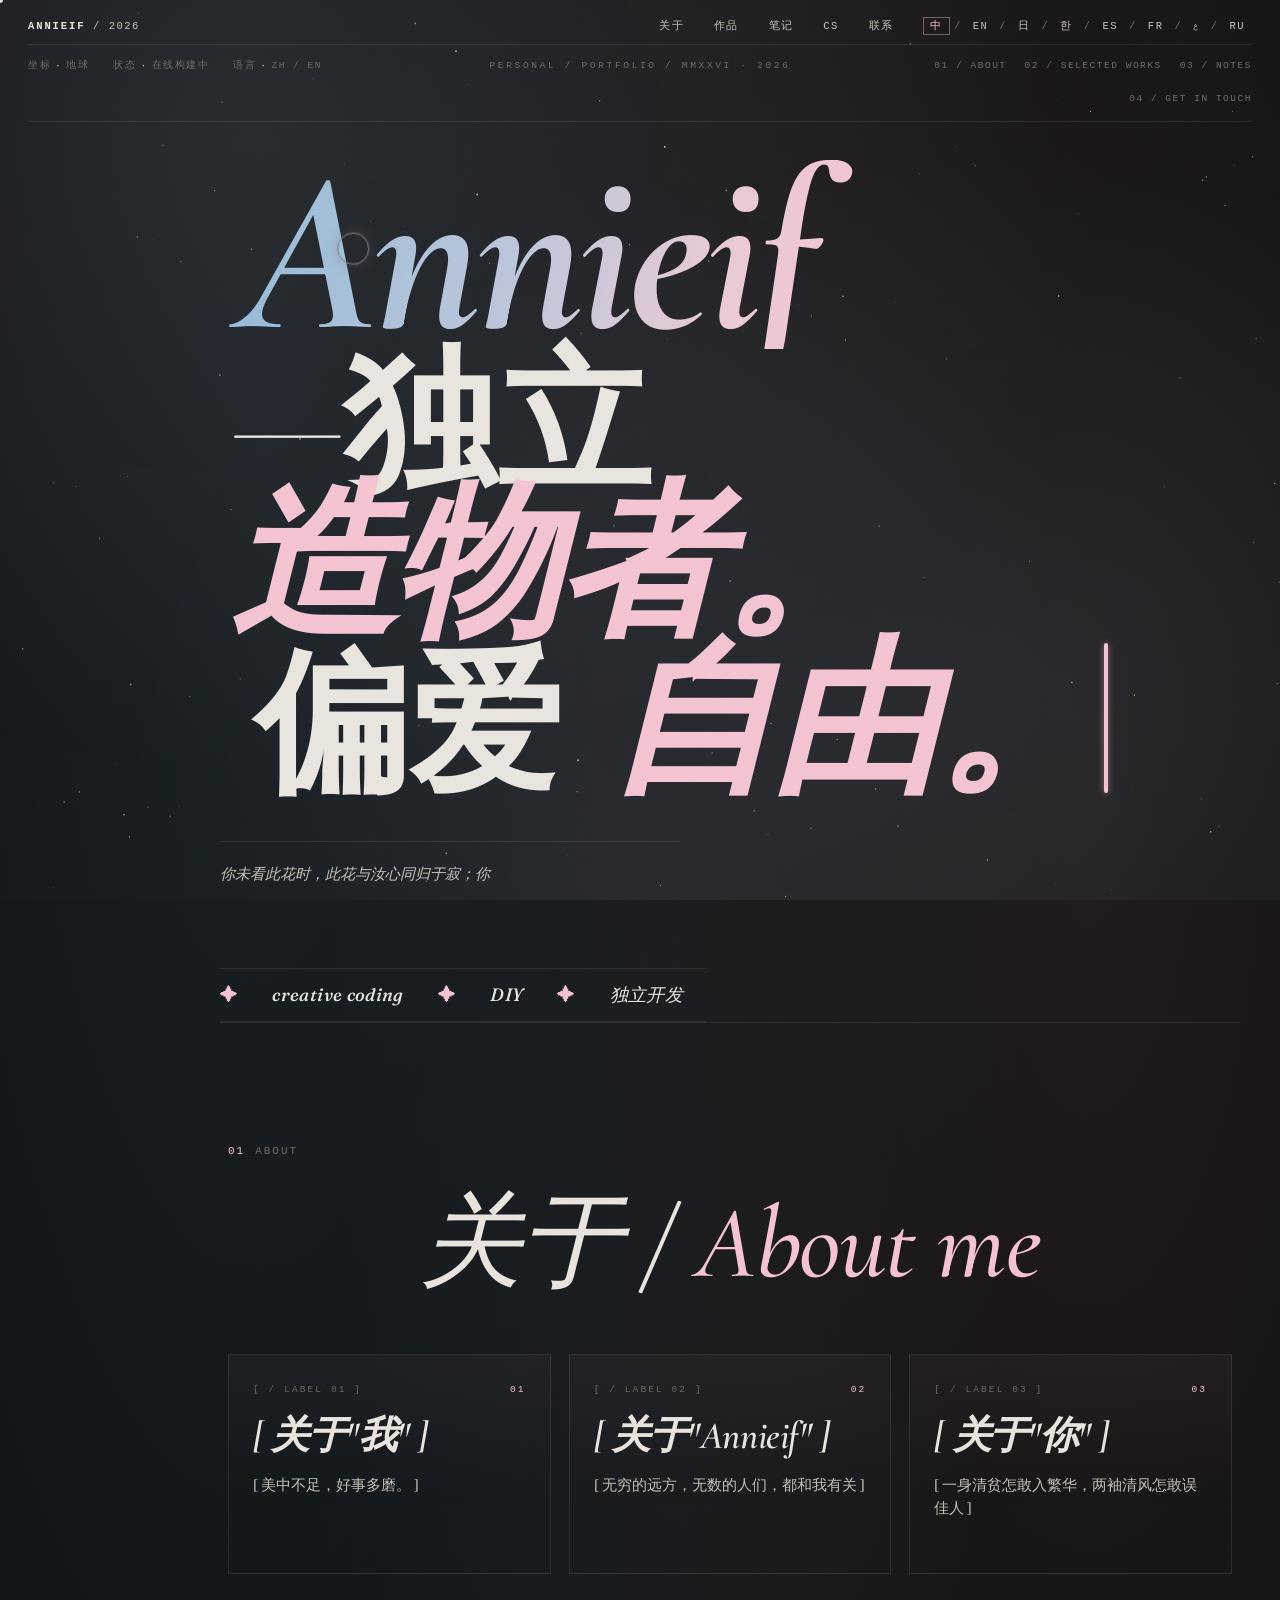
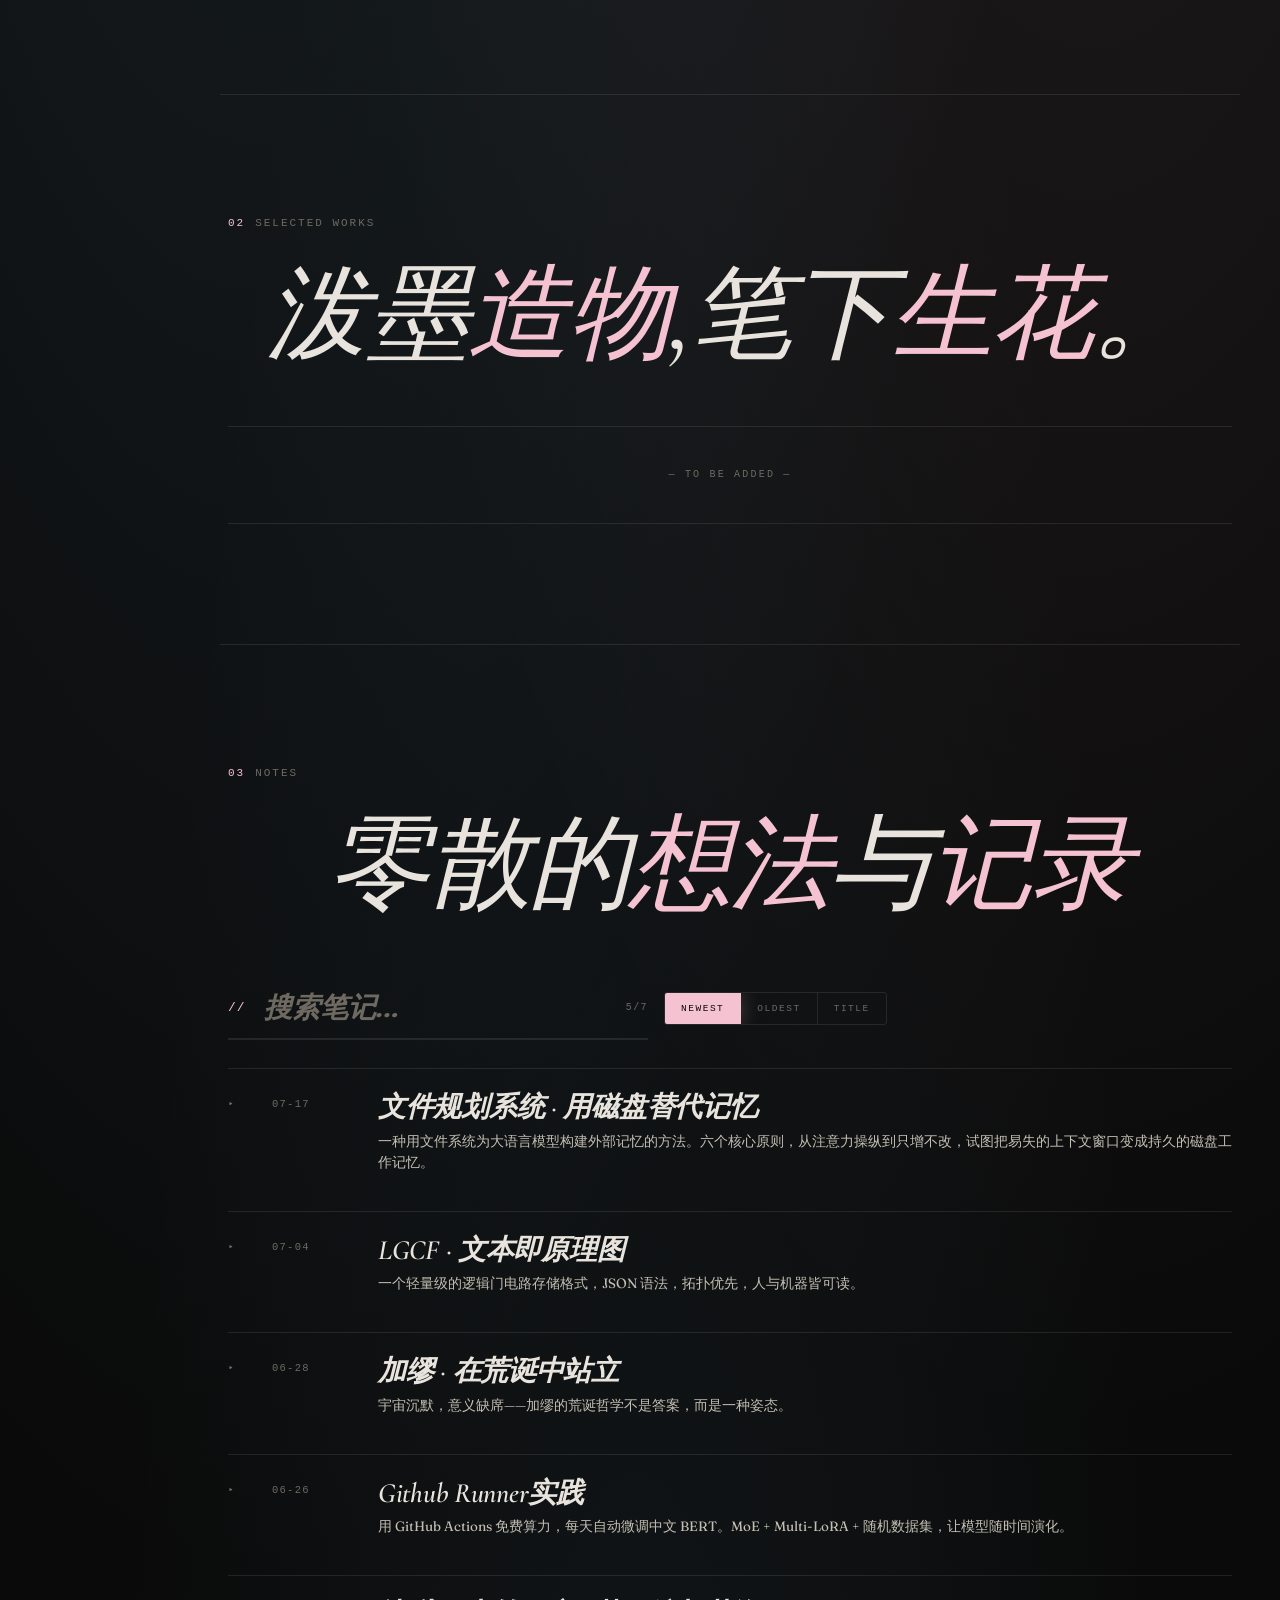
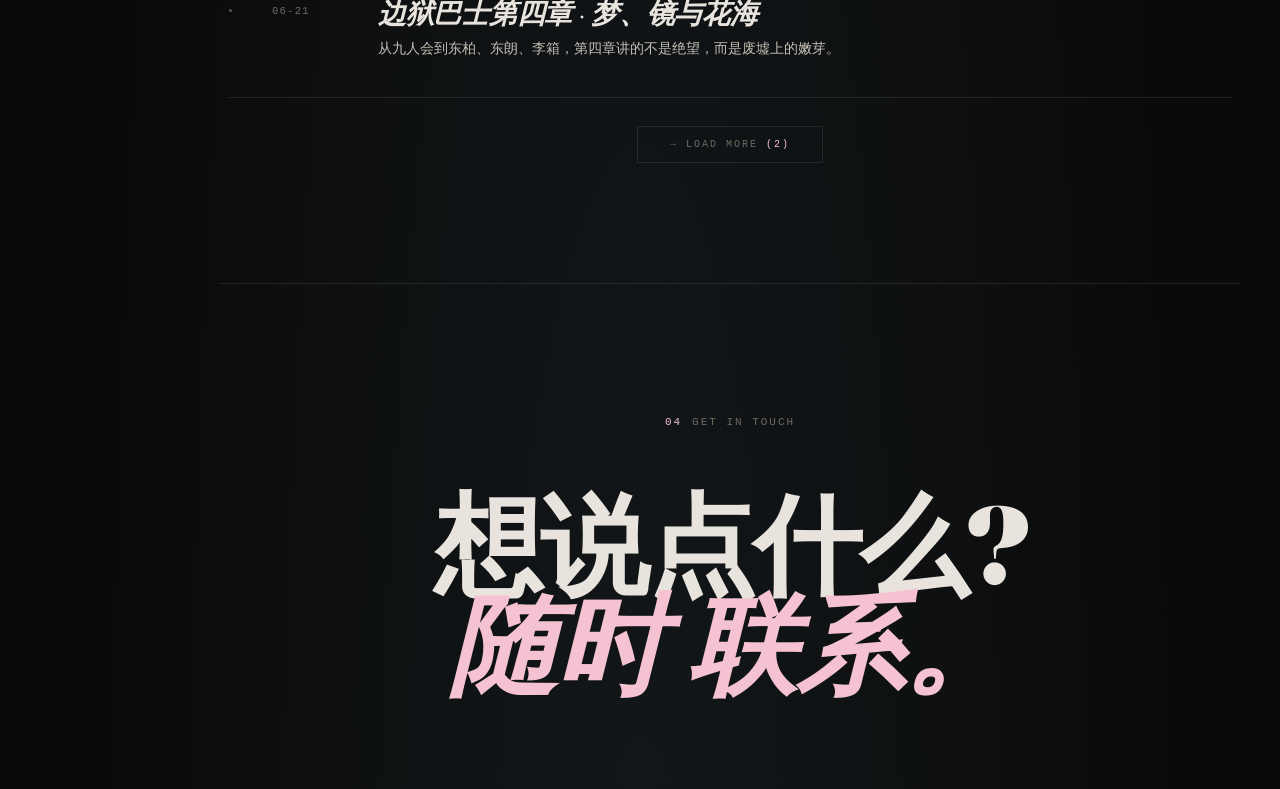
<file: index.html>
<!DOCTYPE html>
<html lang="zh-CN">
<head>
<meta charset="UTF-8">
<meta name="viewport" content="width=device-width, initial-scale=1.0">
<title>Annieif &mdash; <span data-i18n-html="meta.title">Annieif</span></title>
<link rel="icon" href="icon.png">
<script>
  // 仅在 https 协议下加载不蒜子脚本，避免 file:// 本地预览时产生 ERR_ABORTED
  if (window.location.protocol === 'https:') {
    const s = document.createElement('script');
    s.async = true;
    s.src = 'https://busuanzi.ibruce.info/busuanzi/2.3/busuanzi.pure.mini.js';
    document.head.appendChild(s);
  }
</script>
<link rel="preconnect" href="https://fonts.googleapis.com">
<link rel="preconnect" href="https://fonts.gstatic.com" crossorigin>
<link href="https://fonts.googleapis.com/css2?family=Cormorant+Garamond:ital,wght@0,500;0,600;0,700;1,500;1,600;1,700&family=Fraunces:ital,opsz,wght@0,9..144,400;0,9..144,600;0,9..144,900;1,9..144,500;1,9..144,700;1,9..144,900&family=JetBrains+Mono:wght@400;500;600&display=swap" rel="stylesheet">
<style>
  :root{
    --bg:#0a0a0a;
    --ink:#e8e4dd;
    --ink-dim:#c4bfb4;
    --ink-faint:#6e6a62;
    --accent:#f4c2d0;
    --accent-hover:#f9d6e0;
    --link:#7ab4d8;
    --link-hover:#9cc9e8;
    --line:rgba(232,228,221,.10);
    --line-strong:rgba(232,228,221,.18);
    --grain-opacity:.10;
    --ease:cubic-bezier(.2,.8,.2,1);
    --mono:"JetBrains Mono","IBM Plex Mono",monospace;
  }

  *{margin:0;padding:0;box-sizing:border-box}
  html,body{background:var(--bg);color:var(--ink);-webkit-font-smoothing:antialiased;-moz-osx-font-smoothing:grayscale}
  html{cursor:none}  /* hide native cursor so custom can take over */
  a,button,[data-cursor-hover]{cursor:none}
  body{
    font-family:"Fraunces",serif;
    font-weight:500;
    font-size:16px;
    line-height:1.55;
    overflow-x:hidden;
    position:relative;
    min-height:100vh;
    /* deep-space radial background — dark centre gets slightly brighter
       at edges, matching a "cosmic sky" look without being distracting. */
    background:
      radial-gradient(ellipse at 20% 10%, rgba(122,180,216,.14), transparent 55%),
      radial-gradient(ellipse at 85% 20%, rgba(244,194,208,.10), transparent 50%),
      radial-gradient(ellipse at 50% 110%, rgba(122,180,216,.08), transparent 60%),
      #0a0a0a;
  }
  body::before{
    content:"";position:fixed;inset:0;pointer-events:none;z-index:100;
    opacity:var(--grain-opacity);mix-blend-mode:overlay;
    background-image:url("data:image/svg+xml;utf8,<svg xmlns='http://www.w3.org/2000/svg' width='200' height='200'><filter id='n'><feTurbulence type='fractalNoise' baseFrequency='0.85' numOctaves='2' stitchTiles='stitch'/><feColorMatrix values='0 0 0 0 1  0 0 0 0 1  0 0 0 0 1  0 0 0 .6 0'/></filter><rect width='100%' height='100%' filter='url(%23n)'/></svg>");
  }
  a{color:inherit;text-decoration:none}

  /* ============================================================
     STARFIELD — single canvas layer for performance.
     JS fills it with twinkling dots; 3 CSS comets on top for motion.
     ============================================================ */
  .stars{
    position:fixed;inset:0;z-index:0;pointer-events:none;overflow:hidden;
    background:
      radial-gradient(ellipse at 20% 15%, rgba(244,194,208,.07), transparent 60%),
      radial-gradient(ellipse at 80% 75%, rgba(122,180,216,.08), transparent 55%),
      radial-gradient(ellipse at 50% 110%, rgba(244,194,208,.05), transparent 60%);
  }
  #starCanvas{display:block;width:100vw;height:100vh;position:fixed;top:0;left:0}

  /* Shooting stars — displacement uses vw on both axes so tan(20deg)≈0.364 stays consistent */
  .shooting-star{
    position:absolute;top:0;left:0;
    width:130px;height:1px;
    background:linear-gradient(90deg, transparent 0%, rgba(255,255,255,.55) 45%, #fff 65%, rgba(244,194,208,0) 100%);
    filter:drop-shadow(0 0 6px rgba(244,194,208,.5));
    transform:rotate(20deg);
    border-radius:999px;
    opacity:0;
    animation:shoot 11s linear infinite;
    will-change:transform,opacity;
  }
  .shooting-star.pink{
    background:linear-gradient(90deg, transparent 0%, rgba(249,214,224,.55) 45%, #f9d6e0 65%, rgba(249,214,224,0) 100%);
    filter:drop-shadow(0 0 7px rgba(244,194,208,.6));
    width:95px;height:1px;animation-duration:14s;animation-delay:-3s;
  }
  .shooting-star.blue{
    background:linear-gradient(90deg, transparent 0%, rgba(156,201,232,.55) 45%, #9cc9e8 65%, rgba(156,201,232,0) 100%);
    filter:drop-shadow(0 0 7px rgba(122,180,216,.55));
    width:110px;height:1px;animation-duration:17s;animation-delay:-7s;
  }
  .shooting-star.soft{
    background:linear-gradient(90deg, transparent 0%, rgba(232,228,221,.5) 45%, #fff 65%, transparent 100%);
    filter:drop-shadow(0 0 5px rgba(232,228,221,.35));
    width:140px;height:1px;animation-duration:22s;animation-delay:-15s;
  }
  .shooting-star.pink-burst{
    background:linear-gradient(90deg, transparent 0%, rgba(255,210,224,.6) 45%, #ffd3e0 65%, rgba(255,185,208,0) 100%);
    filter:drop-shadow(0 0 9px rgba(255,185,208,.75));
    width:110px;height:1px;
    animation:shootBurst 1.4s linear forwards;
  }
  @keyframes shoot{
    0%  {transform:translate(-110vw, -40vw) rotate(20deg);opacity:0}
    2%  {opacity:.9}
    12% {transform:translate(110vw, 40vw) rotate(20deg);opacity:.9}
    14% {opacity:0}
    100%{opacity:0}
  }
  @keyframes shootBurst{
    0%  {transform:translate(-60vw, -28vw) rotate(25deg);opacity:0}
    6%  {opacity:1}
    90% {transform:translate(60vw, 28vw) rotate(25deg);opacity:.85}
    100%{opacity:0}
  }

  /* ============================================================
     CUSTOM CURSOR — lightweight: one dot via CSS transition,
     no JS animation loop. Hover of interactive elements adds
     a soft halo via box-shadow.
     ============================================================ */
  .cursor-dot, .cursor-ring{
    position:fixed;top:0;left:0;pointer-events:none;z-index:9999;
    border-radius:50%;
    mix-blend-mode:difference;
    transform:translate3d(-50%,-50%,0);
  }
  .cursor-dot{
    width:6px;height:6px;
    background:#fff;
    transition:transform .08s linear, width .15s var(--ease), height .15s var(--ease), background .2s var(--ease);
  }
  .cursor-ring{
    width:32px;height:32px;
    border:1px solid rgba(255,255,255,.55);
    transition:transform .25s var(--ease), width .2s var(--ease), height .2s var(--ease), border-color .2s var(--ease), background .2s var(--ease);
    box-shadow:0 0 16px rgba(244,194,208,.18);
  }
  body.is-hover .cursor-ring{
    width:56px;height:56px;
    border-color:rgba(244,194,208,.85);
    background:rgba(244,194,208,.10);
    box-shadow:0 0 24px rgba(244,194,208,.35);
  }
  body.is-hover .cursor-dot{background:#f4c2d0}

  @media (hover:none){
    html{cursor:auto}
    .cursor-dot, .cursor-ring{display:none}
  }

  /* ============================================================
     RSS BLOCK (inline in contact section)
     ============================================================ */
  .rss-block{
    margin-top:40px;
    padding:40px 36px 32px;
    background:rgba(244,194,208,.035);
    border:1px solid rgba(244,194,208,.14);
    border-radius:14px;
  }
  .rss-head{
    display:block;
    margin-bottom:2px;
  }
  .rss-head .ico{
    display:block;
    font-family:"JetBrains Mono", monospace;
    color:#f4c2d0;
    font-size:11px;
    letter-spacing:.22em;
    text-transform:uppercase;
    margin-bottom:18px;
  }
  .rss-head h3{
    font-family:var(--serif-display);
    font-style:italic;
    font-weight:500;
    font-size:clamp(44px, 7vw, 78px);
    line-height:1;
    letter-spacing:-.015em;
    color:#e8e4dd;
    margin:0 0 16px;
  }
  .rss-block p.rss-desc{
    color:var(--ink-dim);
    font-size:15px;
    margin:0 0 32px;
    line-height:1.7;
    font-family:"Cormorant Garamond", serif;
    font-style:italic;
    font-weight:400;
  }
  .rss-rows{
    display:grid;
    grid-template-columns:1fr 1fr;
    gap:14px;
  }
  .rss-row{
    display:flex; gap:18px; align-items:center;
    padding:18px 22px;
    background:rgba(244,194,208,.04);
    border:1px solid rgba(244,194,208,.12);
    border-radius:12px;
    text-decoration:none;
    color:inherit;
    transition:background .2s var(--ease), border-color .2s var(--ease), transform .2s var(--ease);
  }
  .rss-row:hover{
    background:rgba(244,194,208,.07);
    border-color:rgba(244,194,208,.24);
    transform:translateY(-1px);
  }
  .rss-row .ico{
    width:44px; height:44px;
    flex:0 0 44px;
    display:flex; align-items:center; justify-content:center;
    background:var(--accent); color:#1a1018;
    font-size:20px; font-weight:700;
    font-family:var(--serif-display);
    border-radius:10px;
  }
  .rss-row .text{ flex:1; }
  .rss-row .name{
    font-size:15px;
    color:#e8e4dd;
    font-weight:500;
    margin-bottom:3px;
  }
  .rss-row .meta{
    font-size:12.5px;
    color:var(--ink-faint);
    font-family:"JetBrains Mono", monospace;
    word-break:break-all;
  }
  .rss-footer{
    font-family:"JetBrains Mono", monospace;
    font-size:10.5px;
    color:var(--ink-faint);
    text-align:center;
    margin-top:28px;
    letter-spacing:.18em;
    text-transform:uppercase;
  }
  @media (max-width: 640px){
    .rss-block{padding:28px 20px 24px}
    .rss-rows{grid-template-columns:1fr; gap:10px}
    .rss-row{padding:14px 16px; gap:14px}
    .rss-row .ico{width:36px; height:36px; flex:0 0 36px; font-size:17px; border-radius:8px}
    .rss-head h3{font-size:clamp(36px, 10vw, 56px)}
  }

  /* ============ TOP BAR (overlaid on hero) ============ */
  .bar{
    position:absolute;top:0;left:0;right:0;z-index:30;
    padding:18px 28px 0;
  }
  .bar-row{
    display:flex;justify-content:space-between;align-items:baseline;
    font-family:"IBM Plex Mono",monospace;
    font-size:10.5px;letter-spacing:.14em;color:var(--ink-faint);
    text-transform:uppercase;
    padding-bottom:10px;
  }
  .bar-row .brand{color:var(--ink-dim)}
  .bar-row .brand b{color:var(--ink);letter-spacing:.18em}
  .nav a{margin-left:22px;color:var(--ink-dim);transition:color .3s var(--ease);cursor:pointer}
  .nav a:hover, .nav a.active{color:var(--accent)}
  .lang-switch{margin-left:22px;color:var(--ink-dim);cursor:pointer;transition:color .3s var(--ease)}
  .lang-switch:hover{color:var(--accent)}
  .lang-switch .sep{color:var(--ink-faint);margin:0 4px}
  .lang-switch span.btn{padding:2px 6px;border:1px solid transparent;transition:border-color .3s var(--ease),color .3s var(--ease)}
  .lang-switch span.btn.active{color:var(--accent);border-color:rgba(244,194,208,.4)}

  .meta-line{
    display:grid;grid-template-columns:1fr auto 1fr;
    gap:20px;
    padding-top:14px;
    padding-bottom:14px;
    border-top:1px solid var(--line);
    border-bottom:1px solid var(--line);
    font-family:"IBM Plex Mono",monospace;
    font-size:9.5px;letter-spacing:.16em;color:var(--ink-faint);
    text-transform:uppercase;
  }
  .meta-line .left{display:flex;gap:24px;flex-wrap:wrap}
  .meta-line .center{letter-spacing:.28em;color:var(--ink-faint);text-align:center}
  .meta-line .right{display:flex;gap:18px;justify-content:flex-end;flex-wrap:wrap}
  .meta-line .tick{color:var(--accent);margin:0 4px}

  /* ============ HERO (full viewport) ============ */
  .hero{
    position:relative;
    z-index:1;
    min-height:100svh;
    padding:160px 40px 60px 220px;
    display:flex;flex-direction:column;justify-content:center;
    max-width:none;
    margin:0 auto;
  }

  .title-main{max-width:100%}

  /* Title line container = one block per row */
  .title-line{
    display:block;
    line-height:.92;
    letter-spacing:-.015em;
  }

  /* Styled segments within a title line.
     Gradient must live on the outer .seg-grad container so it spans the
     entire word as one continuous gradient. Inner .ch spans stay display:inline
     (no transform — transform requires a block-like box) so typographic
     swash tails (especially the f) are not clipped by child inline-box
     boundaries. We animate opacity only for the typewriter effect. */
  .seg-grad{
    display:inline-block;
    font-family:"Cormorant Garamond",serif;font-style:italic;font-weight:700;
    font-size:clamp(110px, 18vw, 260px);
    line-height:.82;
    letter-spacing:-.025em;
    font-feature-settings:"swsh","dlig";
    padding: 0 .22em 0 .08em;
    /* single gradient across the whole word */
    background:linear-gradient(100deg, #8fb9d6 0%, #b9c4d9 45%, #e9c9d5 78%, #f4c2d0 100%);
    -webkit-background-clip:text;
            background-clip:text;
    -webkit-text-fill-color:transparent;
    color:transparent;
  }
  /* gradient container: the text inside must also be "transparent fill"
     so the gradient background shines through. -webkit-text-fill-color
     inherits, but we reassert it on children just to be robust. */
  .seg-grad .ch{ -webkit-text-fill-color:transparent;color:transparent; }

  .seg-reg{
    display:inline-block;
    font-family:"Fraunces",serif;font-weight:700;
    font-size:clamp(70px, 12vw, 180px);
    color:var(--ink);
    padding: 0 .08em;
  }

  .seg-ac{
    display:inline-block;
    font-family:"Cormorant Garamond",serif;font-style:italic;font-weight:700;
    font-size:clamp(80px, 13vw, 190px);
    color:var(--accent);
    letter-spacing:-.01em;
    padding: 0 .06em;
  }

  /* Each character span — display:inline so glyphs can flow naturally
     and swash glyphs aren't clipped by child box boundaries. We only
     animate opacity (transform won't apply to inline boxes). */
  .ch{
    display:inline;
    opacity:0;
    transition:opacity .5s var(--ease);
  }
  .ch.on{opacity:1;}

  /* Accent and regular segments: char colors inherit from parent color. */
  .seg-reg .ch{color:inherit}
  .seg-ac  .ch{color:inherit}

  /* Caret / blinking cursor at end of typewriter.
     The JS appends this inside the last accent segment (.seg-ac) so it
     naturally matches its font-size / baseline — we only need to give it
     a subtle width + vertical offset and the pink color. */
  .caret{
    display:inline-block;
    width:.025em;
    height:.9em;
    vertical-align:-.1em;
    margin-left:.02em;
    background:var(--accent);
    border-radius:2px;
    animation:blink 1s steps(1) infinite;
    opacity:0;
    box-shadow:0 0 6px rgba(244,194,208,.5);
  }
  .caret.on{opacity:1}
  @keyframes blink{50%{opacity:0}}

  /* Sub quote line below headline — character-by-character reveal */
  .quote{
    margin-top:40px;
    max-width:460px;
    color:var(--ink-dim);
    font-family:"Fraunces",serif;font-weight:400;font-style:italic;
    font-size:15px;line-height:1.55;
    padding-top:20px;
    border-top:1px solid var(--line);
  }
  .quote .ch{
    display:inline;
    opacity:0;
    transition:opacity .3s var(--ease);
  }
  .quote .ch.on{opacity:1}

  /* Year, bottom-right of hero */
  .since{
    position:absolute;right:28px;bottom:40px;
    font-family:"Cormorant Garamond",serif;font-weight:500;
    font-size:62px;line-height:.95;letter-spacing:-.01em;color:var(--ink);
    text-align:right;
  }
  .since small{display:block;font-family:"IBM Plex Mono",monospace;font-size:10px;letter-spacing:.24em;color:var(--ink-faint);text-transform:uppercase;font-weight:400;margin-top:8px}

  /* ============ MARQUEE ============ */
  .marquee{
    border-top:1px solid var(--line);border-bottom:1px solid var(--line);
    overflow:hidden;padding:12px 0;position:relative;z-index:1;
  }
  .marquee-track{
    display:flex;gap:34px;white-space:nowrap;
    animation:scroll 55s linear infinite;
    font-family:"Fraunces",serif;font-weight:500;font-size:18px;
    color:var(--ink-dim);letter-spacing:.02em;
  }
  .marquee-track span em{font-style:italic;color:var(--ink)}
  .marquee-track .star{color:var(--accent)}
  @keyframes scroll{to{transform:translateX(-50%)}}

  /* ============ SECTION COMMON ============ */
  section{padding:120px 8px;position:relative;z-index:1;border-top:1px solid var(--line);max-width:none;margin:0}
  .sec-head{
    display:block;
    font-family:"IBM Plex Mono",monospace;font-size:11px;letter-spacing:.18em;
    color:var(--ink-faint);text-transform:uppercase;
    margin-bottom:64px;
    text-align:center;
  }
  .sec-head .label-left{
    display:block;
    margin-bottom: 36px;
    text-align: left;
  }
  .sec-head .num{color:var(--accent);margin-right:10px}
  /* Big centered subheadline */
  .sec-head .sub{
    display:block;
    max-width:100%;
    margin:0 auto;
    text-align:center;
    font-family:"Cormorant Garamond","Fraunces",serif;
    font-style:italic;
    font-weight:500;
    font-size:clamp(44px, 8vw, 120px);
    line-height:.92;
    letter-spacing:-.015em;
    color:var(--ink);
    text-transform:none;
    white-space:normal;
    word-break:break-word;
  }
  .sec-head .sub em{
    color:var(--accent);
  }

  /* ============ ABOUT (card grid) ============ */
  .about{padding-top:120px}
  .about-grid{
    display:grid;
    grid-template-columns:repeat(3, 1fr);
    gap:18px;
    margin-top:8px;
  }
  .about-card{
    border:1px solid var(--line);
    padding:28px 24px 32px;
    background:linear-gradient(180deg, rgba(244,194,208,.04), transparent 70%);
    transition:border-color .35s var(--ease), transform .35s var(--ease), background .35s var(--ease);
    display:flex;flex-direction:column;gap:18px;
    min-height:220px;
  }
  .about-card:hover{
    border-color:rgba(244,194,208,.35);
    transform:translateY(-3px);
    background:linear-gradient(180deg, rgba(244,194,208,.09), transparent 70%);
  }
  .about-card .ac-label{
    font-family:"IBM Plex Mono",monospace;font-size:9.5px;letter-spacing:.22em;
    color:var(--ink-faint);text-transform:uppercase;
    display:flex;justify-content:space-between;
  }
  .about-card .ac-label .num{color:var(--accent)}
  .about-card h4{
    font-family:"Cormorant Garamond",serif;font-style:italic;font-weight:600;
    font-size:clamp(28px, 3vw, 40px);
    line-height:1.05;letter-spacing:-.01em;color:var(--ink);
  }
  .about-card p{
    font-family:"Fraunces",serif;font-weight:400;font-size:14.5px;line-height:1.6;
    color:var(--ink-dim);
  }

  /* ============ PROJECTS (vertical index list, left-aligned to avoid overflow) ============ */
  .proj-list{
    border-top:1px solid var(--line);
  }
  .proj-item{
    display:grid;
    grid-template-columns: 56px 1.5fr 2fr;
    gap:20px;
    align-items:baseline;
    padding:28px 4px;
    border-bottom:1px solid var(--line);
    transition:background .35s var(--ease), padding .35s var(--ease), color .35s var(--ease);
  }
  .proj-item:hover{
    background:rgba(244,194,208,.05);
    padding-left:20px;
    padding-right:20px;
  }
  .proj-item .p-num{
    font-family:"IBM Plex Mono",monospace;font-size:11px;letter-spacing:.2em;
    color:var(--ink-faint);
  }
  .proj-item .p-title{
    font-family:"Cormorant Garamond",serif;font-style:italic;font-weight:600;
    font-size:clamp(22px, 2.4vw, 32px);line-height:1.15;
    color:var(--ink);
    transition:color .35s var(--ease);
  }
  .proj-item:hover .p-title{color:var(--accent)}
  .proj-item .p-tag{
    font-family:"IBM Plex Mono",monospace;font-size:10px;letter-spacing:.18em;
    color:var(--ink-faint);text-transform:uppercase;
  }
  .proj-item .p-desc{
    font-family:"Fraunces",serif;font-weight:400;font-size:14px;line-height:1.55;
    color:var(--ink-dim);
    grid-column: 3;
    white-space:normal;
  }

  @media (max-width:900px){
    .about-grid{grid-template-columns:1fr;gap:12px}
    .about-card{padding:22px 20px 26px;min-height:auto}
    .proj-item{
      grid-template-columns:40px 1fr;
      grid-template-areas:
        "num title"
        "tag tag"
        "desc desc";
      gap:10px 16px;
      padding:22px 6px;
    }
    .proj-item .p-num{grid-area:num}
    .proj-item .p-title{grid-area:title}
    .proj-item .p-tag{grid-area:tag}
    .proj-item .p-desc{grid-area:desc}
  }

  /* ============ INSIGHTS (stats) ============ */
  .insights-grid{
    display:grid;grid-template-columns:1fr 1fr;gap:18px;
    max-width:860px;margin:0 auto;
  }
  .insights-stat{
    border:1px solid var(--line);
    padding:44px 32px 48px;
    background:linear-gradient(180deg, rgba(122,180,216,.05), transparent 70%);
    text-align:center;
    transition:border-color .4s var(--ease),transform .4s var(--ease),box-shadow .4s var(--ease);
    position:relative;overflow:hidden;
  }
  .insights-stat::before{
    content:'';position:absolute;top:0;left:50%;transform:translateX(-50%);
    width:60px;height:1px;background:var(--line);
    transition:width .4s var(--ease),background .4s var(--ease);
  }
  .insights-stat:hover{
    border-color:rgba(122,180,216,.3);
    transform:translateY(-3px);
    box-shadow:0 8px 40px rgba(0,0,0,.3);
  }
  .insights-stat:hover::before{
    width:100%;background:var(--accent);
  }
  .insights-stat .k{
    font-family:"IBM Plex Mono",monospace;font-size:10.5px;letter-spacing:.24em;
    color:var(--ink-faint);text-transform:uppercase;
    margin-bottom:20px;
  }
  .insights-stat .big{
    font-family:"Cormorant Garamond",serif;font-weight:700;
    font-size:clamp(40px, 8vw, 120px);
    line-height:.95;letter-spacing:-.02em;
    color:var(--ink);
    margin:18px 0 8px;
    transition:color .3s var(--ease);
    /* 允许自动折行,避免长罗马数字溢出 */
    word-break:keep-all;
    overflow-wrap:anywhere;
    white-space:normal;
    /* 用 max-width + overflow 保证极端场景下仍然可读 */
    max-width:100%;
  }
  /* JS 会在需要时把 .big 字号再缩小以适应宽度。
     以下是用于检测超宽时的 fallback 缩放层。*/
  .insights-stat .big.shrink{font-size:clamp(28px, 5vw, 88px);}
  .insights-stat .sub{
    font-family:"Cormorant Garamond",serif;font-style:italic;font-weight:500;
    font-size:clamp(16px,1.8vw,22px);line-height:1.35;color:var(--ink-dim);
  }
  @media (max-width:900px){
    .insights-grid{grid-template-columns:1fr;gap:12px}
    .insights-stat{padding:32px 20px 36px}
  }

  /* ============ NOTES (rebel archive) ============ */
  .notes-toolbar{
    display:flex;align-items:center;gap:16px;
    margin-bottom:28px;flex-wrap:wrap;
  }
  /* ---- search ---- */
  .notes-search{
    position:relative;flex:1;min-width:220px;max-width:420px;
  }
  .notes-search input{
    width:100%;background:transparent;border:none;border-bottom:2px solid var(--line);
    padding:14px 0 14px 36px;
    font-family:"Fraunces",serif;font-size:clamp(18px,2.2vw,28px);
    font-weight:600;color:var(--ink);outline:none;
    transition:border-color .35s var(--ease);
    caret-color:var(--accent);
  }
  .notes-search input::placeholder{color:var(--ink-faint);font-style:italic}
  .notes-search input:focus{border-color:var(--accent)}
  .notes-search .s-prefix{
    position:absolute;left:0;top:50%;transform:translateY(-50%);
    font-family:"IBM Plex Mono",monospace;font-size:13px;letter-spacing:.08em;
    color:var(--accent);pointer-events:none;
    transition:opacity .25s;
  }
  .notes-search input:focus ~ .s-prefix{opacity:.5}
  .notes-search .s-count{
    position:absolute;right:0;top:50%;transform:translateY(-50%);
    font-family:"IBM Plex Mono",monospace;font-size:10px;letter-spacing:.14em;
    color:var(--ink-faint);pointer-events:none;
  }
  /* ---- sort chips ---- */
  .notes-sort{
    display:flex;gap:0;
    border:1px solid var(--line);border-radius:3px;
    overflow:hidden;flex-shrink:0;
  }
  .notes-sort button{
    background:transparent;border:none;
    font-family:"IBM Plex Mono",monospace;font-size:9.5px;letter-spacing:.16em;
    color:var(--ink-faint);text-transform:uppercase;
    padding:10px 16px;cursor:pointer;
    transition:background .25s var(--ease),color .25s var(--ease);
    position:relative;
  }
  .notes-sort button:not(:last-child){border-right:1px solid var(--line)}
  .notes-sort button:hover{color:var(--ink);background:rgba(244,194,208,.06)}
  .notes-sort button.active{
    background:var(--accent);color:var(--bg);font-weight:500;
    box-shadow:0 0 20px rgba(244,194,208,.25);
  }
  /* ---- feed ---- */
  .notes-feed{
    border-top:1px solid var(--line);
    position:relative;
  }
  .note-row{
    display:grid;
    grid-template-columns:28px 90px 1fr;
    gap:16px;
    padding:22px 0;
    border-bottom:1px solid var(--line);
    transition:padding .35s var(--ease),background .35s var(--ease);
    position:relative;
    cursor:pointer;
  }
  .note-row::before{
    content:'';
    position:absolute;
    left:0;top:0;bottom:0;
    width:3px;
    background:transparent;
    transition:background .35s var(--ease);
    border-radius:0 2px 2px 0;
  }
  .note-row:hover{
    padding-left:12px;
    background:rgba(244,194,208,.04);
  }
  .note-row:hover::before{
    background:var(--accent);
  }
  .note-row .chevron{
    font-family:"IBM Plex Mono",monospace;font-size:11px;color:var(--ink-faint);
    display:flex;align-items:flex-start;padding-top:5px;
    transition:transform .3s var(--ease),color .3s var(--ease);
    user-select:none;
  }
  .note-row.expanded .chevron{transform:rotate(90deg);color:var(--accent)}
  .note-row .ndate{
    font-family:"IBM Plex Mono",monospace;font-size:10.5px;letter-spacing:.12em;
    color:var(--ink-faint);padding-top:5px;white-space:nowrap;
  }
  .note-row .nbody{display:flex;flex-direction:column;gap:6px;min-width:0}
  .note-row .ntitle{
    font-family:"Cormorant Garamond",serif;font-style:italic;font-weight:600;
    font-size:clamp(20px,2.2vw,28px);line-height:1.2;letter-spacing:-.01em;
    color:var(--ink);transition:color .35s var(--ease);
  }
  .note-row:hover .ntitle{color:var(--accent)}
  .note-row .ndesc{
    font-family:"Fraunces",serif;font-weight:400;font-size:13.5px;line-height:1.55;
    color:var(--ink-dim);
  }
  /* ---- collapse preview ---- */
  .note-preview{
    grid-column:2/-1;
    overflow:hidden;
    max-height:0;
    opacity:0;
    transition:max-height .45s var(--ease),opacity .35s var(--ease),margin .35s var(--ease);
    margin:0;
  }
  .note-row.expanded .note-preview{
    max-height:200px;
    opacity:1;
    margin:8px 0 4px;
  }
  .note-preview-inner{
    font-family:"Fraunces",serif;font-weight:400;font-size:13px;line-height:1.65;
    color:var(--ink-dim);
    padding:12px 16px;
    border-left:2px solid var(--accent);
    background:rgba(244,194,208,.03);
    border-radius:0 4px 4px 0;
  }
  .note-row .nlink{
    font-family:"IBM Plex Mono",monospace;font-size:9.5px;letter-spacing:.14em;
    color:var(--accent);text-transform:uppercase;text-decoration:none;
    margin-top:8px;display:inline-block;transition:opacity .3s;
  }
  .note-row .nlink:hover{opacity:.7}
  /* ---- empty / no-results ---- */
  .notes-empty{
    padding:60px 8px;text-align:center;
    font-family:"IBM Plex Mono",monospace;font-size:10px;letter-spacing:.22em;
    color:var(--ink-faint);text-transform:uppercase;
  }
  .notes-empty em{font-style:normal;color:var(--accent)}
  @media (max-width:900px){
    .notes-toolbar{flex-direction:column;align-items:stretch;gap:12px}
    .notes-search{max-width:100%}
    .notes-sort{align-self:flex-start}
    .note-row{grid-template-columns:22px 56px 1fr;gap:10px;padding:18px 0}
    .note-row .ndate{font-size:9.5px;padding-top:4px}
    .note-preview{grid-column:1/-1}
  }

  /* ============ CONTACT ============ */
  .contact{padding:130px 28px 90px;text-align:center}
  .contact h3{
    font-family:"Fraunces",serif;font-weight:900;
    font-size:clamp(56px,8.5vw,130px);line-height:.92;letter-spacing:-.025em;
  }
  .contact h3 em{font-style:italic;color:var(--accent);font-family:"Cormorant Garamond",serif;font-weight:700;letter-spacing:-.01em}
  .contact-links{
    display:flex;justify-content:center;flex-wrap:wrap;gap:30px;
    margin-top:64px;padding-top:30px;border-top:1px solid var(--line);
    font-family:"IBM Plex Mono",monospace;font-size:10.5px;letter-spacing:.14em;
    color:var(--ink-dim);text-transform:uppercase;
  }
  .contact-links a{transition:color .3s var(--ease)}
  .contact-links a:hover{color:var(--accent)}
  .contact-links .sep{color:var(--ink-faint)}

  .sec-head.center{justify-content:center;display:flex;text-align:center}
  .sec-head.center .label-left{display:none}

  /* ============ PAGE TOC (left sidebar, fixed at left edge, auto-hide on hero) ============ */
  .page-layout{
    padding: 0 40px 0 220px;
    max-width: none;
    margin: 0;
  }
  #page-toc{
    position:fixed;
    top:50%;transform:translateY(-50%);
    left:36px;
    z-index:20;
    display:flex;flex-direction:column;gap:22px;
    width:auto;
    transition:opacity .65s var(--ease), transform .65s var(--ease);
  }
  /* auto-hide when the hero (large title) overlaps — JS toggles .is-hero-visible on body */
  body.is-hero-visible #page-toc{
    opacity:0;pointer-events:none;
    transform:translateY(-50%) translateX(-18px);
  }
  #page-toc .toc-line{
    position:absolute;left:4px;top:10px;bottom:10px;
    width:1px;background:var(--line);
    transition:background .5s var(--ease);
    border-radius:1px;
  }
  #page-toc a{
    display:flex;align-items:center;gap:12px;
    position:relative;text-decoration:none;
    transition:transform .35s var(--ease);
  }
  #page-toc .toc-dot{
    width:9px;height:9px;border-radius:50%;
    background:var(--line-strong);flex-shrink:0;
    transition:all .4s var(--ease);
    box-shadow:0 0 0 0 rgba(244,194,208,0);
    position:relative;z-index:1;
  }
  #page-toc .toc-num{
    font-family:"IBM Plex Mono",monospace;font-size:9px;letter-spacing:.16em;
    color:var(--ink-faint);width:18px;text-align:right;
    transition:color .4s var(--ease);
  }
  #page-toc .toc-label{
    font-family:"IBM Plex Mono",monospace;font-size:10px;letter-spacing:.14em;
    color:var(--ink-faint);text-transform:uppercase;
    transition:color .4s var(--ease);
    white-space:nowrap;
  }
  /* hidden ring for hover pulse */
  #page-toc .toc-dot::after{
    content:'';position:absolute;inset:-4px;border-radius:50%;
    border:1px solid transparent;transition:all .4s var(--ease);
  }
  #page-toc a:hover{
    transform:translateX(4px);
  }
  #page-toc a:hover .toc-dot{
    background:var(--accent);
    box-shadow:0 0 12px rgba(244,194,208,.45);
  }
  #page-toc a:hover .toc-dot::after{
    border-color:rgba(244,194,208,.3);
    inset:-6px;
  }
  #page-toc a:hover .toc-label{color:var(--ink)}
  #page-toc a:hover .toc-num{color:var(--ink-dim)}
  #page-toc a.active .toc-dot{
    background:var(--accent);
    box-shadow:0 0 20px rgba(244,194,208,.65), 0 0 40px rgba(244,194,208,.2);
    transform:scale(1.35);
  }
  #page-toc a.active .toc-dot::after{
    border-color:rgba(244,194,208,.45);
    inset:-8px;
    animation:tocPulse 2s var(--ease) infinite;
  }
  @keyframes tocPulse{
    0%,100%{opacity:.4;transform:scale(1)}
    50%{opacity:1;transform:scale(1.25)}
  }
  #page-toc a.active .toc-num,
  #page-toc a.active .toc-label{color:var(--accent)}
  /* entrance animation — re-triggered via .toc-enter class */
  #page-toc a{opacity:1}
  #page-toc.toc-enter a{animation:tocEnter .5s var(--ease) forwards;opacity:0}
  #page-toc.toc-enter a:nth-child(1){animation-delay:0s}
  #page-toc.toc-enter a:nth-child(2){animation-delay:.08s}
  #page-toc.toc-enter a:nth-child(3){animation-delay:.16s}
  #page-toc.toc-enter a:nth-child(4){animation-delay:.24s}
  #page-toc.toc-enter a:nth-child(5){animation-delay:.32s}
  #page-toc.toc-enter a:nth-child(6){animation-delay:.40s}
  @keyframes tocEnter{
    from{opacity:0;transform:translateX(-10px)}
    to{opacity:1;transform:translateX(0)}
  }
  /* ============ PAGE MAIN — 2-COLUMN GRID ============ */
  .page-main{
    width:100%;
    display:grid;
    grid-template-columns:1fr 1fr;
    gap:0 48px;
  }
  /* 所有现有 section 默认全宽，视觉上与原来完全一致 */
  .page-main > section{
    grid-column:1 / -1;
  }
  /* 新增板块加 .half 即可占据半宽，与相邻板块并排 */
  .page-main > section.half{
    grid-column:span 1;
  }
  /* 连续两个 .half 自动并排成一行 */
  @media (max-width:1000px){
    #page-toc{display:none}
    .page-layout{padding:0 24px}
    .hero{padding:140px 24px 60px}
  }
  @media (max-width:900px){
    .page-layout{padding:0 18px}
    .hero{padding:130px 18px 60px}
    .page-main{grid-template-columns:1fr;gap:0}
    .page-main > section.half{grid-column:1 / -1}
  }

  /* ============ LOAD MORE ============ */
  .load-more-wrap{text-align:center;padding:28px 0 0}
  .load-more{
    background:transparent;border:1px solid var(--line);
    font-family:"IBM Plex Mono",monospace;font-size:10px;letter-spacing:.2em;
    color:var(--ink-faint);text-transform:uppercase;
    padding:12px 32px;cursor:pointer;
    transition:border-color .35s var(--ease),color .35s var(--ease),box-shadow .35s var(--ease);
  }
  .load-more:hover{
    border-color:var(--accent);color:var(--accent);
    box-shadow:0 0 24px rgba(244,194,208,.12);
  }
  .load-more .count{color:var(--accent);font-weight:500}

  /* ============ RESPONSIVE ============ */
  @media (max-width:900px){
    .hero{padding:130px 18px 40px;min-height:100svh}
    .bar{padding:14px 18px 0}
    .nav a{margin-left:14px}
    .meta-line{grid-template-columns:1fr 1fr;gap:8px;padding-top:10px;padding-bottom:10px}
    .meta-line .center{display:none}
    .title-line .seg-grad{font-size:clamp(64px,16vw,140px)}
    .title-line .seg-reg{font-size:clamp(46px,10vw,90px)}
    .title-line .seg-ac{font-size:clamp(52px,11vw,100px)}
    .since{position:static;right:auto;bottom:auto;margin-top:40px;text-align:left;font-size:44px}
    section{padding:80px 18px}
    .sec-head{margin-bottom:40px}
    .sec-head .label-left{margin-bottom:24px}
    .sec-head .sub{font-size:clamp(48px,12vw,110px);white-space:normal}
    .about-slot{min-height:180px}
    .contact{padding:80px 18px 50px}
    .contact-links{gap:16px}
  }
</style>
</head>
<body>

<!-- Starfield: single canvas for performance -->
<div class="stars" aria-hidden="true">
  <canvas id="starCanvas" aria-hidden="true"></canvas>
  <!-- Shooting stars. Offset positions / durations / colours for variety. -->
  <span class="shooting-star"       style="top:10%;left:5%;animation-duration:10s"></span>
  <span class="shooting-star pink"  style="top:30%;left:60%;animation-duration:12s;animation-delay:-3s"></span>
  <span class="shooting-star blue"  style="top:60%;left:20%;animation-duration:15s;animation-delay:-7s"></span>
  <span class="shooting-star soft"  style="top:5%;left:35%;animation-duration:18s;animation-delay:-11s"></span>
  <span class="shooting-star pink"  style="top:45%;left:80%;animation-duration:13s;animation-delay:-5s"></span>
  <span class="shooting-star soft"  style="top:20%;left:70%;animation-duration:20s;animation-delay:-17s"></span>
  <span class="shooting-star"       style="top:75%;left:15%;animation-duration:9s;animation-delay:-2s"></span>
  <span class="shooting-star blue"  style="top:25%;left:85%;animation-duration:11s;animation-delay:-9s"></span>
  <span class="shooting-star pink"  style="top:55%;left:45%;animation-duration:14s;animation-delay:-13s"></span>
</div>

<!-- Custom cursor -->
<div class="cursor-dot"  aria-hidden="true"></div>
<div class="cursor-ring" aria-hidden="true"></div>

<!-- HERO (full viewport, top bar lives inside it) -->
<header class="hero" id="top">

  <nav class="bar">
    <div class="bar-row">
      <div class="brand"><b>ANNIEIF</b>&nbsp;/&nbsp;<span data-i18n="nav.year">2026</span></div>
      <div class="nav">
        <a href="#about" data-i18n="nav.about">关于</a>
        <a href="#projects" data-i18n="nav.works">作品</a>
        <a href="#notes" data-i18n="nav.notes">笔记</a>
        <a href="cs.html" data-i18n="nav.cs">CS</a>
        <a href="#contact" data-i18n="nav.contact">联系</a>
        <span class="lang-switch" id="langSwitch">
          <span class="btn active" data-lang="zh">中</span><span class="sep">/</span><span class="btn" data-lang="en">EN</span><span class="sep">/</span><span class="btn" data-lang="ja">日</span><span class="sep">/</span><span class="btn" data-lang="ko">한</span><span class="sep">/</span><span class="btn" data-lang="es">ES</span><span class="sep">/</span><span class="btn" data-lang="fr">FR</span><span class="sep">/</span><span class="btn" data-lang="ar">ع</span><span class="sep">/</span><span class="btn" data-lang="ru">RU</span>
        </span>
      </div>
    </div>
    <div class="meta-line">
      <div class="left">
        <span><span data-i18n="meta.coord">坐标</span><span class="tick">·</span><span data-i18n="meta.earth">地球</span></span>
        <span><span data-i18n="meta.statusLabel">状态</span><span class="tick">·</span><span data-i18n="meta.status">在线构建中</span></span>
        <span><span data-i18n="meta.langLabel">语言</span><span class="tick">·</span><span data-i18n="meta.lang">ZH / EN</span></span>
      </div>
      <div class="center"><span data-i18n="meta.tagline">PERSONAL&nbsp;/&nbsp;PORTFOLIO&nbsp;/&nbsp;MMXXVI&nbsp;·&nbsp;2026</span></div>
      <div class="right">
        <span>01&nbsp;/&nbsp;<span data-i18n="sec.about">ABOUT</span></span>
        <span>02&nbsp;/&nbsp;<span data-i18n="sec.works">WORKS</span></span>
        <span>03&nbsp;/&nbsp;<span data-i18n="sec.notes">NOTES</span></span>
        <span>04&nbsp;/&nbsp;<span data-i18n="sec.contact">CONTACT</span></span>
      </div>
    </div>
  </nav>

  <div class="title-main" id="typewriter"><!-- populated by JS --></div>

  <div class="quote" id="quote"></div>
</header>

<nav id="page-toc" aria-label="页面导航">
  <div class="toc-line"></div>
  <a href="#about" data-toc="about">
    <span class="toc-dot"></span>
    <span class="toc-num">01</span>
    <span class="toc-label">About</span>
  </a>
  <a href="#projects" data-toc="projects">
    <span class="toc-dot"></span>
    <span class="toc-num">02</span>
    <span class="toc-label">Works</span>
  </a>
  <a href="#notes" data-toc="notes">
    <span class="toc-dot"></span>
    <span class="toc-num">03</span>
    <span class="toc-label">Notes</span>
  </a>
  <a href="#contact" data-toc="contact">
    <span class="toc-dot"></span>
    <span class="toc-num">04</span>
    <span class="toc-label">Contact</span>
  </a>
</nav>
<div class="page-layout">
  <div class="page-main">

<!-- MARQUEE -->
<div class="marquee" aria-hidden="true">
  <div class="marquee-track" id="marqueeTrack"><!-- populated by JS --></div>
</div>

<!-- ABOUT -->
<section class="about" id="about">
  <div class="sec-head">
    <div class="label-left"><span class="num">01</span><span data-i18n="sec.about">About</span></div>
    <div class="sub" data-i18n-html="sec.aboutSub"></div>
  </div>
  <div class="about-grid" id="aboutGrid"><!-- populated by JS --></div>
</section>

<!-- PROJECTS -->
<section id="projects">
  <div class="sec-head">
    <div class="label-left"><span class="num">02</span><span data-i18n="sec.works">Selected Works</span></div>
    <div class="sub" data-i18n-html="sec.worksSub"></div>
  </div>
  <div class="proj-list" id="projList"><!-- populated by JS --></div>
</section>

<!-- NOTES -->
<section id="notes">
  <div class="sec-head">
    <div class="label-left"><span class="num">03</span><span data-i18n="sec.notes">Notes</span></div>
    <div class="sub" data-i18n-html="sec.notesSub"></div>
  </div>
  <div class="notes-toolbar" id="notesToolbar">
    <div class="notes-search">
      <span class="s-prefix">//</span>
      <input type="text" id="notesSearch" placeholder="搜索笔记…" autocomplete="off">
      <span class="s-count" id="notesCount"></span>
    </div>
    <div class="notes-sort" id="notesSort">
      <button data-sort="newest" class="active">NEWEST</button>
      <button data-sort="oldest">OLDEST</button>
      <button data-sort="title">TITLE</button>
    </div>
  </div>
  <div class="notes-feed" id="notesFeed"><!-- populated by JS --></div>
</section>

<!-- CONTACT -->
<section id="contact" class="contact">
  <div class="sec-head center">
    <div><span class="num">04</span><span data-i18n="sec.contact">Get in touch</span></div>
  </div>
  <h3 data-i18n-html="contact.title"></h3>
</section>

  </div><!-- .page-main -->
</div><!-- .page-layout -->

<!-- ============ FOOTER ============ -->
<script src="notes/core.js"></script>
<script>
/* —— 笔记解析/渲染工具由 notes/core.js 提供 —— */

const I18N = {
  zh: {
    'meta.title': 'Annieif',
    'nav.year': '2026',
    'nav.about': '关于',
    'nav.works': '作品',
    'nav.lab': '实验室',
    'nav.insights': '数据',
    'nav.notes': '笔记',
    'nav.cs': 'CS',
    'nav.contact': '联系',
    'meta.coord': '坐标',
    'meta.earth': '地球',
    'meta.statusLabel': '状态',
    'meta.status': '在线构建中',
    'meta.langLabel': '语言',
    'meta.lang': 'ZH / EN',
    'meta.tagline': 'PERSONAL / PORTFOLIO / MMXXVI · 2026',
    'sec.about': 'About',
    'sec.aboutSub': '关于 / <em>About me</em>',
    'sec.works': 'Selected Works',
    'sec.worksSub': '泼墨<em>造物</em>,笔下<em>生花</em>。',
    'sec.lab': 'Tech Lab',
    'sec.labSub': '技术<em>实验室</em>',
    'lab.wasmIdle': 'Wasm 运行时就绪，等待加载模块…',
    'lab.viewAll': '查看全部实验 →',
    'sec.contact': 'Get in touch',
    'sec.insights': 'Insights',
    'sec.insightsSub': '数据里的<em>光与影</em>',
    'insights.viewsLabel': '近 14 天 · 总访问量',
    'insights.viewsSub': '来自世界各地的访客',
    'insights.pvLabel': '本站总访问量',
    'insights.pvSub': '次页面浏览',
    'insights.uvLabel': '本站总访客数',
    'insights.uvSub': '位独立访客',
    'sec.notes': 'Notes',
    'sec.notesSub': '零散的<em>想法</em>与<em>记录</em>',
    'slot.empty': '— 待补充 / to be added —',

    // Hero title = three lines.
    'hero.title.lines': [
      [{ style:'grad', text:'Annieif' }],
      [{ style:'reg', text:'—独立 ' }, { style:'ac', text:'造物者。' }],
      [{ style:'indent' }, { style:'reg', text:'偏爱 ' }, { style:'ac', text:'自由。' }]
    ],
    'hero.quote': '你未看此花时，此花与汝心同归于寂；你来看此花时，则此花颜色一时明白起来。',

    // ======== 在此编辑走马灯 ========
    'marquee.items': [
      'creative coding','DIY','独立开发','JAVA','typescript','DESIGN','自由'
    ],

    // ======== 在此编辑 About 卡片(3 张);字段为 label / title / text ========
    'about.cards': [
      { label:'[ / label 01 ]', title:'[ 关于"我" ]', text:'[ 美中不足，好事多磨。 ]' },
      { label:'[ / label 02 ]', title:'[ 关于"Annieif" ]', text:'[ 无穷的远方，无数的人们，都和我有关 ]' },
      { label:'[ / label 03 ]', title:'[ 关于"你" ]', text:'[ 一身清贫怎敢入繁华，两袖清风怎敢误佳人 ]' }
    ],

    // ======== 在此编辑 Selected Works 条目(会指向 works/001.html 等) ========
    'works.items': [],

    'contact.title': '想说点什么?<br><em>随时 联系。</em>',
    'contact.github': 'GitHub · @Annieif',
    'contact.email': 'Email · Qianlovean@outlook.com',
    'contact.site': 'Website · annieif.dev',
    'contact.rss': 'RSS · 订阅更新',
    'rss.title': 'RSS · 订阅更新',
    'rss.desc': '选择你的订阅方式 — 所有内容均来自本站笔记区。',
    'rss.rssLabel': 'RSS 2.0 订阅',
    'rss.rssText': '将 feed.xml 添加到 Feedly、Inoreader、NetNewsWire 等任意 RSS 阅读器。',
    'rss.htmlLabel': '网页版 · 浏览器',
    'rss.htmlText': '在浏览器中查看格式化的订阅页面。',
    'rss.emailLabel': '邮件订阅',
    'rss.emailText': '给我发一封邮件，新笔记发布时我会单独通知你。',
    'rss.githubLabel': 'GitHub · 关注更新',
    'rss.footer': '无广告 · 无追踪 · 纯静态托管',
  },

  en: {
    'meta.title': 'Independent Maker',
    'nav.year': '2026',
    'nav.about': 'About',
    'nav.works': 'Works',
    'nav.lab': 'Lab',
    'nav.insights': 'Insights',
    'nav.notes': 'Notes',
    'nav.cs': 'CS',
    'nav.contact': 'Contact',
    'meta.coord': 'Location',
    'meta.earth': 'Earth',
    'meta.statusLabel': 'Status',
    'meta.status': 'Building in the open',
    'meta.langLabel': 'Language',
    'meta.lang': 'ZH / EN',
    'meta.tagline': 'PERSONAL / PORTFOLIO / MMXXVI · 2026',
    'sec.about': 'About',
    'sec.aboutSub': '<em>关于</em> / About me',
    'sec.works': 'Selected Works',
    'sec.worksSub': 'Ink-splashed worlds,<br>pen-breath flowers bloom.',
    'sec.lab': 'Tech Lab',
    'sec.labSub': '<em>Tech Lab</em>',
    'lab.wasmIdle': 'Wasm runtime ready, awaiting module load…',
    'lab.viewAll': 'View All Experiments →',
    'sec.contact': 'Get in touch',
    'sec.insights': 'Insights',
    'sec.insightsSub': '<em>Light</em> and <em>shadows</em> in the data',
    'insights.viewsLabel': 'Total views in last 14 days',
    'insights.viewsSub': 'from visitors around the world',
    'insights.pvLabel': 'Total Page Views',
    'insights.pvSub': 'page views',
    'insights.uvLabel': 'Total Unique Visitors',
    'insights.uvSub': 'unique visitors',
    'sec.notes': 'Notes',
    'sec.notesSub': 'Scattered <em>thoughts</em> and <em>notes</em>',
    'slot.empty': '— to be added —',

    'hero.title.lines': [
      [{ style:'grad', text:'Annieif' }],
      [{ style:'reg', text:'—independent ' }, { style:'ac', text:'maker.' }],
      [{ style:'indent' }, { style:'reg', text:'championing ' }, { style:'ac', text:'freedom.' }]
    ],
    'hero.quote': 'When you do not look at this flower, it falls silent with your heart; when you come to look at it, its colors bloom vividly at once.',

    'marquee.items': [
      'creative coding','DIY','independent','JAVA','typescript','DESIGN','freedom'
    ],

    'about.cards': [
      { label:'[ / about me ]', title:'About "<em>me</em>"', text:'Nothing is perfect; nothing comes easy.' },
      { label:'[ / annieif ]', title:'About "<em>Annieif</em>"', text:'<em>Infinity beyond the horizon</em>, <em>countless souls</em> — all bear my weight. A reply from afar, and a step outward.' },
      { label:'[ / about you ]', title:'About "<em>you</em>"', text:'Clad in <em>poverty</em>, dare I step into glittering crowds? Sleeves of <em>breeze</em>, dare I delay a beloved one? I travel light, and I cherish those before me.' }
    ],

    // ======== Selected Works (links to works/001.html, works/002.html...) ========
    'works.items': [],

    'contact.title': 'Got something to say?<br><em>Just reach out.</em>',
    'contact.github': 'GitHub · @Annieif',
    'contact.email': 'Email · Qianlovean@outlook.com',
    'contact.site': 'Website · annieif.dev',
    'contact.rss': 'RSS · Subscribe',
    'rss.title': 'RSS · Subscribe',
    'rss.desc': 'Pick your preferred way to follow — all content flows from my notes.',
    'rss.rssLabel': 'RSS 2.0 feed',
    'rss.rssText': 'Add feed.xml to Feedly, Inoreader, NetNewsWire or any reader you like.',
    'rss.htmlLabel': 'Web · in browser',
    'rss.htmlText': 'Read the formatted feed page in your browser.',
    'rss.emailLabel': 'Email subscription',
    'rss.emailText': 'Drop me a line and I\'ll let you know whenever a new note is published.',
    'rss.githubLabel': 'GitHub · follow for updates',
    'rss.footer': 'no ads · no tracking · statically hosted',
  },

  ja: {
    'meta.title': 'Annieif',
    'nav.year': '2026',
    'nav.about': 'プロフィール',
    'nav.works': '作品',
    'nav.lab': 'ラボ',
    'nav.insights': 'データ',
    'nav.notes': 'ノート',
    'nav.cs': 'CS',
    'nav.contact': '連絡',
    'meta.coord': '座標',
    'meta.earth': '地球',
    'meta.statusLabel': '状況',
    'meta.status': '公開制作中',
    'meta.langLabel': '言語',
    'meta.lang': '日本語',
    'meta.tagline': 'PERSONAL / PORTFOLIO / MMXXVI · 2026',
    'sec.about': 'About',
    'sec.aboutSub': '私について / <em>About me</em>',
    'sec.works': 'Selected Works',
    'sec.worksSub': '<em>墨</em>をはじき、<em>筆</em>より花が咲く。',
    'sec.lab': 'Tech Lab',
    'sec.labSub': '<em>技術ラボ</em>',
    'lab.wasmIdle': 'Wasm ランタイム準備完了、モジュールのロード待ち…',
    'lab.viewAll': 'すべての実験を見る →',
    'sec.contact': 'Get in touch',
    'sec.insights': 'Insights',
    'sec.insightsSub': 'データに宿る<em>光と影</em>',
    'insights.viewsLabel': '過去 14 日間 · 総アクセス',
    'insights.viewsSub': '世界中の訪問者より',
    'insights.pvLabel': '総ページビュー',
    'insights.pvSub': 'ページビュー',
    'insights.uvLabel': '総ユニーク訪問者',
    'insights.uvSub': 'ユニーク訪問者',
    'sec.notes': 'Notes',
    'sec.notesSub': '零落する<em>想い</em>と<em>記し</em>',
    'slot.empty': '— 後ほど記す —',
    'hero.title.lines': [
      [{ style:'grad', text:'Annieif' }],
      [{ style:'reg', text:'—独立の ' }, { style:'ac', text:'創作者。' }],
      [{ style:'indent' }, { style:'reg', text:'自由を ' }, { style:'ac', text:'愛す。' }]
    ],
    'hero.quote': 'この花を見ていないとき、この花は汝の心と共に寂れている。この花を見に来たとき、この花の色はたちまち明らかになる。',
    'marquee.items': ['creative coding','DIY','独立開発','JAVA','typescript','DESIGN','自由'],
    'about.cards': [
      { label:'[ / label 01 ]', title:'「私」について', text:'美しいものには、いつも欠けたところがある。' },
      { label:'[ / label 02 ]', title:'「Annieif」について', text:'地平線の彼方に<em>無限があり</em>、<em>無数の人々</em>が私に関わっている。遠方からの返事、そして一歩の前進。' },
      { label:'[ / label 03 ]', title:'「あなた」について', text:'<em>清貧</em>をまとい、輝く人々の中に踏み入るだろうか？<em>清風</em>の袖で、愛する人を待たせるだろうか？私は軽やかに旅をし、目の前の人を慈しむ。' }
    ],
    'works.items': [
      { title: 'Annieif · 個人作品集', tag: '個人作品集 / PORTFOLIO · 2026', text: '墨をはじき、筆より花が咲く — 単一ファイルで構築された Annieif の作品集とデジタルガーデン。' },
    ],
    'contact.title': '何か伝えたいことは？<br><em>いつでもどうぞ。</em>',
    'contact.github': 'GitHub · @Annieif',
    'contact.email': 'Email · Qianlovean@outlook.com',
    'contact.site': 'Website · annieif.dev',
    'contact.rss': 'RSS · 購読する',
    'rss.title': 'RSS · 購読する',
    'rss.desc': 'お好きな方法で購読を — すべてのコンテンツはノートから生成されています。',
    'rss.rssLabel': 'RSS 2.0 フィード',
    'rss.rssText': 'feed.xml を Feedly、Inoreader、NetNewsWire などの RSS リーダーに追加してください。',
    'rss.htmlLabel': 'Web · ブラウザで閲覧',
    'rss.htmlText': 'ブラウザで整形されたフィードページをお読みください。',
    'rss.emailLabel': 'メールで購読',
    'rss.emailText': 'メールをください。新しいノートが公開されたら直接お知らせします。',
    'rss.githubLabel': 'GitHub · 更新をフォロー',
    'rss.footer': '広告なし · トラッキングなし · 静的ホスティング',
  },

  ko: {
    'meta.title': 'Annieif',
    'nav.year': '2026',
    'nav.about': '프로필',
    'nav.works': '작품',
    'nav.lab': '연구실',
    'nav.insights': '데이터',
    'nav.notes': '노트',
    'nav.cs': 'CS',
    'nav.contact': '연락',
    'meta.coord': '좌표',
    'meta.earth': '지구',
    'meta.statusLabel': '상태',
    'meta.status': '공간 속에서 제작 중',
    'meta.langLabel': '언어',
    'meta.lang': 'ZH / EN',
    'meta.tagline': 'PERSONAL / PORTFOLIO / MMXXVI · 2026',
    'sec.about': 'About',
    'sec.aboutSub': '나에 대해 / <em>About me</em>',
    'sec.works': 'Selected Works',
    'sec.worksSub': '먹물 튄 세상,<br>붓숨으로 꽃 피우리.',
    'sec.lab': 'Tech Lab',
    'sec.labSub': '<em>기술 연구실</em>',
    'lab.wasmIdle': 'Wasm 런타임 준비 완료, 모듈 로드 대기 중…',
    'lab.viewAll': '모든 실험 보기 →',
    'sec.contact': 'Get in touch',
    'sec.insights': 'Insights',
    'sec.insightsSub': '데이터 속의<em>빛과 그림자</em>',
    'insights.viewsLabel': '최근 14일 · 총 방문',
    'insights.viewsSub': '전 세계 방문자로부터',
    'insights.pvLabel': '누적 페이지뷰',
    'insights.pvSub': '페이지뷰',
    'insights.uvLabel': '누적 방문자',
    'insights.uvSub': '유니크 방문자',
    'sec.notes': 'Notes',
    'sec.notesSub': '흩어진<em>생각</em>과<em>기록</em>',
    'slot.empty': '— 채워질 이야기 —',
    'hero.title.lines': [
      [{ style:'grad', text:'Annieif' }],
      [{ style:'reg', text:'—독립적인 ' }, { style:'ac', text:'창작자입니다.' }],
      [{ style:'indent' }, { style:'reg', text:'자유를 ' }, { style:'ac', text:'애호하는 자입니다.' }]
    ],
    'hero.quote': '그대가 이 꽃을 보지 않을 때, 이 꽃은 그대의 마음과 함께 고요 속에 잠긴다. 그대가 이 꽃을 보러 올 때, 이 꽃의 색은 비로소 선명해진다.',
    'marquee.items': ['creative coding','DIY','독립 창작','JAVA','typescript','DESIGN','자유'],
    'about.cards': [
      { label:'[ 나에 대해 / 01 ]', title:'<em>「나」</em>에 대해', text:'아름다운 것에는, 늘 비워둔 자리가 있다.' },
      { label:'[ Annieif에 대해 / 02 ]', title:'<em>「Annieif」</em>에 대해', text:'지평선 너머의<em>무한</em>, <em>무수한 사람들</em> — 모두 나의 무게를 나누어 간다. 멀리서 답신을 보내며, 한 걸음 더 나아간다.' },
      { label:'[ 당신에 대해 / 03 ]', title:'<em>「당신」</em>에 대해', text:'<em>청빈</em>한 몸으로 화려한 군중에 발을 들일 용기가 있는가? 두 팔 걷은<em>청풍</em>으로, 소중한 이를 미루게 되지는 않을까? 나는 가볍게 여행하며, 눈앞의 이를 아끼노라.' }
    ],
    'works.items': [
      { title: 'Annieif · 개인 포트폴리오', tag: '개인 포트폴리오 / PORTFOLIO · 2026', text: '먹물 튄 세상, 붓숨으로 꽃 피우리 — 단일 파일로 구축한 Annieif 의 포트폴리오 & 디지털 가든.' },
    ],
    'contact.title': '전하고 싶은 이야기가 있나요?<br><em>언제든 연락해 주십시오.</em>',
    'contact.github': 'GitHub · @Annieif',
    'contact.email': 'Email · Qianlovean@outlook.com',
    'contact.site': 'Website · annieif.dev',
    'contact.rss': 'RSS · 구독하기',
    'rss.title': 'RSS · 구독하기',
    'rss.desc': '선호하는 방식으로 구독해 주세요 — 모든 콘텐츠는 이곳 노트에서 생성됩니다.',
    'rss.rssLabel': 'RSS 2.0 피드',
    'rss.rssText': 'feed.xml 을 Feedly, Inoreader, NetNewsWire 등의 RSS 리더에 추가하세요.',
    'rss.htmlLabel': '웹 버전 · 브라우저',
    'rss.htmlText': '브라우저에서 서식이 적용된 피드 페이지를 확인하세요.',
    'rss.emailLabel': '이메일 구독',
    'rss.emailText': '메일을 주시면 새 노트가 게시될 때 직접 알려드립니다.',
    'rss.githubLabel': 'GitHub · 업데이트 팔로우',
    'rss.footer': '광고 없음 · 추적 없음 · 정적 호스팅',
  },

  es: {
    'meta.title': 'Annieif',
    'nav.year': '2026',
    'nav.about': 'Perfil',
    'nav.works': 'Obras',
    'nav.lab': 'Lab',
    'nav.insights': 'Datos',
    'nav.notes': 'Notas',
    'nav.contact': 'Contacto',
    'meta.coord': 'Coordenadas',
    'meta.earth': 'Tierra',
    'meta.statusLabel': 'Estado',
    'meta.status': 'Construyendo a la vista',
    'meta.langLabel': 'Idioma',
    'meta.lang': 'ESPAÑOL',
    'meta.tagline': 'PERSONAL / PORTFOLIO / MMXXVI · 2026',
    'sec.about': 'About',
    'sec.aboutSub': 'Acerca de mí / <em>About me</em>',
    'sec.works': 'Selected Works',
    'sec.worksSub': 'Mundos hechos de gotas de tinta,<br>flores que brotan del aliento del pincel.',
    'sec.lab': 'Tech Lab',
    'sec.labSub': '<em>Laboratorio</em> Técnico',
    'lab.wasmIdle': 'Runtime Wasm listo, esperando carga del módulo…',
    'lab.viewAll': 'Ver Todos los Experimentos →',
    'sec.contact': 'Get in touch',
    'sec.insights': 'Insights',
    'sec.insightsSub': '<em>Luz y sombra</em> entre los números',
    'insights.viewsLabel': 'Últimos 14 días · visitas totales',
    'insights.viewsSub': 'desde visitantes de todo el mundo',
    'insights.pvLabel': 'Páginas vistas totales',
    'insights.pvSub': 'páginas vistas',
    'insights.uvLabel': 'Visitantes únicos totales',
    'insights.uvSub': 'visitantes únicos',
    'sec.notes': 'Notes',
    'sec.notesSub': '<em>Ideas</em> y <em>apuntes</em> dispersos',
    'slot.empty': '— por añadir —',
    'hero.title.lines': [
      [{ style:'grad', text:'Annieif' }],
      [{ style:'reg', text:'—creadora ' }, { style:'ac', text:'independiente.' }],
      [{ style:'indent' }, { style:'reg', text:'defensora de la ' }, { style:'ac', text:'libertad.' }]
    ],
    'hero.quote': 'Cuando no miras esta flor, ella reposa en silencio con tu corazón; cuando vienes a mirarla, sus colores se revelan nítidos de pronto.',
    'marquee.items': ['creative coding','DIY','independiente','JAVA','typescript','DISEÑO','libertad'],
    'about.cards': [
      { label:'[ / acerca de mí ]', title:'Acerca de «<em>mí</em>»', text:'Nada es perfecto; nada se entrega sin esfuerzo.' },
      { label:'[ / annieif ]', title:'Acerca de «<em>Annieif</em>»', text:'<em>Infinito más allá del horizonte</em>, <em>almas incontables</em> — todas llevan mi peso. Una respuesta a lo lejos, y un paso hacia afuera.' },
      { label:'[ / acerca de ti ]', title:'Acerca de «<em>ti</em>»', text:'Vestida de <em>pobreza</em>, ¿me atreveré entre las muchedumbres brillantes? Mangas de <em>brisa</em>, ¿haré esperar a quien amo? Viajo ligera, y atesoro a quien tengo delante.' }
    ],
    'works.items': [
      { title: 'Annieif · Portafolio personal', tag: 'PORTAFOLIO PERSONAL · 2026', text: 'Mundos hechos de gotas de tinta, flores que brotan del aliento del pincel — un portafolio y jardín digital en un solo archivo, de Annieif.' },
    ],
    'contact.title': '¿Tienes algo que decir?<br><em>Solo da un paso.</em>',
    'contact.github': 'GitHub · @Annieif',
    'contact.email': 'Email · Qianlovean@outlook.com',
    'contact.site': 'Website · annieif.dev',
    'contact.rss': 'RSS · Suscríbete',
    'rss.title': 'RSS · Suscríbete',
    'rss.desc': 'Elige cómo seguirme — todo mi contenido nace de estas notas.',
    'rss.rssLabel': 'Canal RSS 2.0',
    'rss.rssText': 'Añade feed.xml a Feedly, Inoreader, NetNewsWire o el lector que prefieras.',
    'rss.htmlLabel': 'Versión web · en el navegador',
    'rss.htmlText': 'Lee la página del feed formateada directamente en tu navegador.',
    'rss.emailLabel': 'Suscripción por correo',
    'rss.emailText': 'Escríbeme y te avisaré cuando publique una nota nueva.',
    'rss.githubLabel': 'GitHub · sigue las actualizaciones',
    'rss.footer': 'sin anuncios · sin seguimiento · alojamiento estático',
  },

  fr: {
    'meta.title': 'Annieif',
    'nav.year': '2026',
    'nav.about': 'Profil',
    'nav.works': 'Œuvres',
    'nav.lab': 'Labo',
    'nav.insights': 'Données',
    'nav.notes': 'Notes',
    'nav.cs': 'CS',
    'nav.contact': 'Contact',
    'meta.coord': 'Coordonnées',
    'meta.earth': 'Terre',
    'meta.statusLabel': 'Statut',
    'meta.status': 'En développement ouvert',
    'meta.langLabel': 'Langue',
    'meta.lang': 'FRANÇAIS',
    'meta.tagline': 'PERSONAL / PORTFOLIO / MMXXVI · 2026',
    'sec.about': 'About',
    'sec.aboutSub': 'À mon sujet / <em>About me</em>',
    'sec.works': 'Selected Works',
    'sec.worksSub': 'Des mondes faits de gouttes d\'encre,<br>des fleurs naissent du souffle du pinceau.',
    'sec.lab': 'Tech Lab',
    'sec.labSub': '<em>Laboratoire</em> Technique',
    'lab.wasmIdle': 'Runtime Wasm prêt, en attente du chargement du module…',
    'lab.viewAll': 'Voir Toutes les Expériences →',
    'sec.contact': 'Get in touch',
    'sec.insights': 'Insights',
    'sec.insightsSub': '<em>Lumière et ombre</em> au cœur des chiffres',
    'insights.viewsLabel': '14 derniers jours · visites totales',
    'insights.viewsSub': 'de visiteurs du monde entier',
    'insights.pvLabel': 'Pages vues totales',
    'insights.pvSub': 'pages vues',
    'insights.uvLabel': 'Visiteurs uniques totaux',
    'insights.uvSub': 'visiteurs uniques',
    'sec.notes': 'Notes',
    'sec.notesSub': '<em>Idées</em> et <em>notes</em> éparpillées',
    'slot.empty': '— à compléter —',
    'hero.title.lines': [
      [{ style:'grad', text:'Annieif' }],
      [{ style:'reg', text:'—créatrice ' }, { style:'ac', text:'indépendante.' }],
      [{ style:'indent' }, { style:'reg', text:'défenseure de la ' }, { style:'ac', text:'liberté.' }]
    ],
    'hero.quote': 'Quand tu ne regardes pas cette fleur, elle repose en silence avec ton cœur ; quand tu viens la regarder, ses couleurs s\'éclairent soudainement.',
    'marquee.items': ['creative coding','DIY','indépendante','JAVA','typescript','CRÉATION','liberté'],
    'about.cards': [
      { label:'[ / à mon sujet ]', title:'À propos de «<em>moi</em>»', text:'Rien n\'est parfait ; rien ne se donne sans peine.' },
      { label:'[ / annieif ]', title:'À propos de «<em>Annieif</em>»', text:'<em>L\'infini au-delà de l\'horizon</em>, <em>d\'innombrables âmes</em> — toutes portent mon poids. Une réponse venue de loin, et un pas vers l\'extérieur.' },
      { label:'[ / à ton sujet ]', title:'À propos de «<em>toi</em>»', text:'Vêtue de <em>pauvreté</em>, oserai-je au milieu des foules éclatantes? Manches de <em>brise</em>, ferai-je attendre celle que j\'aime? Je voyage légère, et je chéris ceux qui sont devant moi.' }
    ],
    'works.items': [
      { title: 'Annieif · Portfolio personnel', tag: 'PORTFOLIO PERSONNEL · 2026', text: 'Des mondes faits de gouttes d\'encre, des fleurs naissent du souffle du pinceau — un portfolio et jardin numérique en un seul fichier, par Annieif.' },
    ],
    'contact.title': 'Quelque chose à dire ?<br><em>Un pas suffit.</em>',
    'contact.github': 'GitHub · @Annieif',
    'contact.email': 'Email · Qianlovean@outlook.com',
    'contact.site': 'Website · annieif.dev',
    'contact.rss': 'RSS · S\'abonner',
    'rss.title': 'RSS · S\'abonner',
    'rss.desc': 'Choisissez comment me suivre — tout mon contenu naît de ces notes.',
    'rss.rssLabel': 'Flux RSS 2.0',
    'rss.rssText': 'Ajoutez feed.xml à Feedly, Inoreader, NetNewsWire ou le lecteur de votre choix.',
    'rss.htmlLabel': 'Version web · dans le navigateur',
    'rss.htmlText': 'Lisez la page de flux mise en forme directement dans votre navigateur.',
    'rss.emailLabel': 'Abonnement par courriel',
    'rss.emailText': 'Écrivez-moi et je vous préviendrai à chaque nouvelle note.',
    'rss.githubLabel': 'GitHub · suivez les mises à jour',
    'rss.footer': 'sans pub · sans pistage · hébergement statique',
  },

  ar: {
    'meta.title': 'Annieif',
    'nav.year': '2026',
    'nav.about': 'نبذة',
    'nav.works': 'أعمال',
    'nav.lab': 'مختبر',
    'nav.insights': 'رؤى',
    'nav.notes': 'مدوّنات',
    'nav.cs': 'CS',
    'nav.contact': 'تواصل',
    'meta.coord': 'الإحداثيات',
    'meta.earth': 'الأرض',
    'meta.statusLabel': 'الحالة',
    'meta.status': 'بُناءً علنًا',
    'meta.langLabel': 'اللغة',
    'meta.lang': 'العربية',
    'meta.tagline': 'شخصي / ملف أعمال / ٢٠٢٦',
    'sec.about': 'عني',
    'sec.aboutSub': 'عنّي / <em>About me</em>',
    'sec.works': 'أعمال مختارة',
    'sec.worksSub': 'عوالمٌ تتناثر بها الحبر،<br>وأزهارٌ تنبت من أنفاسِ القلم.',
    'sec.lab': 'Tech Lab',
    'sec.labSub': '<em>مختبر</em> تقني',
    'lab.wasmIdle': 'بيئة Wasm جاهزة، في انتظار تحميل الوحدة…',
    'lab.viewAll': 'عرض جميع التجارب →',
    'sec.contact': 'تواصل معي',
    'sec.insights': 'رؤى',
    'sec.insightsSub': '<em>نور وظلّ</em> في تدفّق البيانات',
    'insights.viewsLabel': 'آخر ١٤ يومًا · إجمالي المشاهدات',
    'insights.viewsSub': 'من زوارٍ يأتون من كل مكان',
    'insights.pvLabel': 'إجمالي صفحات الموقع',
    'insights.pvSub': 'مشاهدات للصفحات',
    'insights.uvLabel': 'إجمالي الزوّار الفرديين',
    'insights.uvSub': 'زوّار فريدون',
    'sec.notes': 'مدوّنات',
    'sec.notesSub': '<em>خواطر</em> و<em>ملاحظات</em> متناثرة',
    'slot.empty': '— قيد الإضافة —',
    'hero.title.lines': [
      [{ style:'grad', text:'Annieif' }],
      [{ style:'reg', text:'— صانعةٌ ' }, { style:'ac', text:'مستقلة.' }],
      [{ style:'indent' }, { style:'reg', text:'مُناضلةٌ من أجل ' }, { style:'ac', text:'الحرية.' }]
    ],
    'hero.quote': 'حين لا تنظر إلى هذه الزهرة، فإنها تسكن في صمتٍ مع قلبك. وحين تأتي لتنظر إليها، فإن ألوانها تتضح دفعةً واحدة.',
    'marquee.items': ['البرمجة الإبداعية','DIY','الاستقلال','JAVA','typescript','DESIGN','الحرية'],
    'about.cards': [
      { label:'[ عني / ٠١ ]', title:'عن «<em>أنا</em>»', text:'لا شيءٍ كامل؛ ولا شيءٍ يأتي بسهولة.' },
      { label:'[ عن أنييف / ٠٢ ]', title:'عن «<em>Annieif</em>»', text:'<em>اللانهاية خلف الأفق</em>، و<em>أرواحٌ لا تُعدّ</em> — كلُّها تحمِل ثِقلي. ردٌ من بُعدٍ، وخطوةٌ إلى الخارج.' },
      { label:'[ عنك / ٠٣ ]', title:'عن «<em>أنت</em>»', text:'مرتديةً ثيابَ <em>الفقر</em>، هأتجرأُ على دخولِ الحشودِ المتلألئة؟ بأكمامِ <em>النسيم</em>، هأُخرّحُ أحبّائي؟ أسافرُ خفيفةً، وأعزّ مَن هو أمامي.' }
    ],
    'works.items': [
      { title: 'Annieif · ملف أعمال شخصي', tag: 'ملف أعمال شخصي · ٢٠٢٦', text: 'عوالمٌ تتناثر بها الحبر، وأزهارٌ تنبت من أنفاسِ القلم — ملف أعمال وحديقةٌ رقميةٌ في ملفٍ واحد، لـ Annieif.' },
    ],
    'contact.title': 'هل لديكَ شيءٌ تقوله؟<br><em>تواصلْ في أي وقت.</em>',
    'contact.github': 'GitHub · @Annieif',
    'contact.email': 'Email · Qianlovean@outlook.com',
    'contact.site': 'Website · annieif.dev',
    'contact.rss': 'RSS · اشتراك',
    'rss.title': 'RSS · اشتراك',
    'rss.desc': 'اخترِ الطريقةَ التي تُفضِلها — كُلُّ المحتوى يأتيني من قسمِ المدوّنات.',
    'rss.rssLabel': 'موجز RSS 2.0',
    'rss.rssText': 'أضفِ feed.xml إلى Feedly أو Inoreader أو NetNewsWire أو أيّ قارئ RSS تُفضِلُه.',
    'rss.htmlLabel': 'النسخة الوبيّة · في المتصفح',
    'rss.htmlText': 'اقرأ صفحةَ الموجز المُنسَّقة مباشرةً في المتصفح.',
    'rss.emailLabel': 'الاشتراك عبر البريد',
    'rss.emailText': 'راسلْني وسأُخبرُكَ مباشرةً عند نشرِ مدوّنةٍ جديدة.',
    'rss.githubLabel': 'GitHub · تابع التحديثات',
    'rss.footer': 'بدون إعلانات · بدون تتبع · استضافة ثابتة',
  },

  ru: {
    'meta.title': 'Annieif',
    'nav.year': '2026',
    'nav.about': 'Обо мне',
    'nav.works': 'Работы',
    'nav.lab': 'Лаб',
    'nav.insights': 'Данные',
    'nav.notes': 'Заметки',
    'nav.cs': 'CS',
    'nav.contact': 'Контакты',
    'meta.coord': 'Координаты',
    'meta.earth': 'Земля',
    'meta.statusLabel': 'Статус',
    'meta.status': 'Открытая разработка',
    'meta.langLabel': 'Язык',
    'meta.lang': 'РУССКИЙ',
    'meta.tagline': 'PERSONAL / PORTFOLIO / MMXXVI · 2026',
    'sec.about': 'About',
    'sec.aboutSub': 'Обо мне / <em>About me</em>',
    'sec.works': 'Selected Works',
    'sec.worksSub': 'Миры, окроплённые чернилами,<br>цветы расцветают от дыхания кисти.',
    'sec.lab': 'Tech Lab',
    'sec.labSub': '<em>Техническая</em> Лаборатория',
    'lab.wasmIdle': 'Среда Wasm готова, ожидание загрузки модуля…',
    'lab.viewAll': 'Все Эксперименты →',
    'sec.contact': 'Get in touch',
    'sec.insights': 'Insights',
    'sec.insightsSub': '<em>Свет и тень</em> в потоке данных',
    'insights.viewsLabel': 'Последние 14 дней · всего посещений',
    'insights.viewsSub': 'от посетителей со всего мира',
    'insights.pvLabel': 'Всего просмотров страниц',
    'insights.pvSub': 'просмотров страниц',
    'insights.uvLabel': 'Всего уникальных посетителей',
    'insights.uvSub': 'уникальных посетителей',
    'sec.notes': 'Notes',
    'sec.notesSub': 'Разрозненные <em>мысли</em> и <em>заметки</em>',
    'slot.empty': '— скоро будет —',
    'hero.title.lines': [
      [{ style:'grad', text:'Annieif' }],
      [{ style:'reg', text:'—свободный ' }, { style:'ac', text:'творец.' }],
      [{ style:'indent' }, { style:'reg', text:'ищущий ' }, { style:'ac', text:'свободу.' }]
    ],
    'hero.quote': 'Когда ты не смотришь на этот цветок, он покоится в безмолвии вместе с твоим сердцем. Когда ты приходишь взглянуть на него, его краски проясняются в единый миг.',
    'marquee.items': ['творческое программирование','DIY','независимость','JAVA','typescript','DESIGN','свобода'],
    'about.cards': [
      { label:'[ обо мне / 01 ]', title:'О «<em>мне</em>»', text:'Нет ничего совершенного — ничто не даётся без труда.' },
      { label:'[ об annieif / 02 ]', title:'О «<em>Annieif</em>»', text:'<em>Бесконечность за горизонтом</em>, <em>бесчисленные души</em> — все несут мою тяжесть. Ответ из дали, и шаг навстречу.' },
      { label:'[ о тебе / 03 ]', title:'О «<em>тебе</em>»', text:'Облечённый в <em>бедность</em>, посмею ли я влиться в сверкающие толпы? Рукавами <em>ветра</em>, стану ли я заставлять любимого ждать? Я еду налегке и берегу тех, кто рядом.' }
    ],
    'works.items': [
      { title: 'Annieif · Личное портфолио', tag: 'ЛИЧНОЕ ПОРТФОЛИО · 2026', text: 'Миры, окроплённые чернилами, цветы расцветают от дыхания кисти — портфолио и цифровой сад в одном файле от Annieif.' },
    ],
    'contact.title': 'Хотите что-то сказать?<br><em>Пишите в любое время.</em>',
    'contact.github': 'GitHub · @Annieif',
    'contact.email': 'Email · Qianlovean@outlook.com',
    'contact.site': 'Website · annieif.dev',
    'contact.rss': 'RSS · Подписаться',
    'rss.title': 'RSS · Подписаться',
    'rss.desc': 'Выберите удобный способ — весь контент рождается из моих заметок.',
    'rss.rssLabel': 'RSS 2.0 лента',
    'rss.rssText': 'Добавьте feed.xml в Feedly, Inoreader, NetNewsWire или любой RSS-читатель.',
    'rss.htmlLabel': 'Веб-версия · в браузере',
    'rss.htmlText': 'Читайте форматированную страницу ленты в браузере.',
    'rss.emailLabel': 'Подписка по email',
    'rss.emailText': 'Напишите мне, и я сообщу вам напрямую о каждой новой заметке.',
    'rss.githubLabel': 'GitHub · следите за обновлениями',
    'rss.footer': 'без рекламы · без отслеживания · статический хостинг',
  },
};

/* =====================================================
   Rendering helpers.
   ===================================================== */
function buildMarqueeHtml(items) {
  // Returns a DocumentFragment containing two copies of the items so the
  // CSS marquee loop is seamless — stars + labels alternating.
  const frag = document.createDocumentFragment();
  const make = () => {
    items.forEach(w => {
      const star = document.createElement('span');
      star.className = 'star';
      star.textContent = '✦';
      const label = document.createElement('span');
      const em = document.createElement('em');
      em.textContent = w;
      label.appendChild(em);
      frag.appendChild(star);
      frag.appendChild(label);
    });
  };
  make();
  make();
  return frag;
}

function buildTitleHtml(linesDict) {
  // Build DOM nodes for the hero title: each line has segments with
  // different styling ('grad' / 'reg' / 'ac'), and each character of text
  // is wrapped in a .ch span so the typewriter effect can reveal them one
  // by one.
  const frag = document.createDocumentFragment();
  linesDict.forEach(lineParts => {
    const line = document.createElement('span');
    line.className = 'title-line';
    lineParts.forEach(seg => {
      if (seg.style === 'indent') {
        const sp = document.createElement('span');
        sp.style.cssText = 'display:inline-block;width:2ch';
        sp.textContent = '\u00A0';
        line.appendChild(sp);
        return;
      }
      const cls = seg.style === 'grad' ? 'seg-grad' :
                  seg.style === 'ac'   ? 'seg-ac'  : 'seg-reg';
      const segSpan = document.createElement('span');
      segSpan.className = cls;
      const text = seg.text || '';
      for (let i = 0; i < text.length; i++) {
        const c = document.createElement('span');
        c.className = 'ch';
        c.textContent = text[i] === ' ' ? '\u00A0' : text[i];
        segSpan.appendChild(c);
      }
      line.appendChild(segSpan);
    });
    frag.appendChild(line);
  });
  return frag;
}

/* =====================================================
   Content renderers.
   These pull from I18N[lang]['about.cards'] and ['works.items'].
   Use DOM APIs (createElement / appendChild / textContent) so that
   user-provided strings don't risk breaking the parser.
   Only `<em>` / `</em>` is parsed as a real element for emphasis.
   ===================================================== */

// Parse a plain string, turning any `<em>` / `</em>` segments into
// actual <em> DOM nodes. Everything else is treated as plain text.
function renderText(root, text) {
  if (!text) return;
  // Regex finds <em>…</em> at string level, no nesting expected.
  const re = /<em>([\s\S]*?)<\/em>/g;
  let lastIdx = 0;
  let m;
  while ((m = re.exec(text)) !== null) {
    if (m.index > lastIdx) {
      root.appendChild(document.createTextNode(text.slice(lastIdx, m.index)));
    }
    const em = document.createElement('em');
    em.textContent = m[1];
    root.appendChild(em);
    lastIdx = m.index + m[0].length;
  }
  if (lastIdx < text.length) {
    root.appendChild(document.createTextNode(text.slice(lastIdx)));
  }
}

function renderAbout(cards, emptyText) {
  if (!cards || !cards.length) {
    const d = document.createElement('div');
    d.className = 'about-card';
    d.style.cssText = 'justify-content:center;align-items:center;text-align:center';
    const inner = document.createElement('div');
    inner.style.cssText = 'font-family:"IBM Plex Mono",monospace;font-size:10px;letter-spacing:.22em;color:var(--ink-faint);text-transform:uppercase';
    inner.textContent = emptyText || '— to be added —';
    d.appendChild(inner);
    return d;
  }
  const frag = document.createDocumentFragment();
  cards.forEach((c, i) => {
    const card = document.createElement('div');
    card.className = 'about-card';

    const label = document.createElement('div');
    label.className = 'ac-label';
    const s1 = document.createElement('span');
    s1.textContent = c.label || '';
    const s2 = document.createElement('span');
    s2.className = 'num';
    s2.textContent = '0' + (i + 1);
    label.appendChild(s1);
    label.appendChild(s2);

    const h4 = document.createElement('h4');
    renderText(h4, c.title || '');

    const p = document.createElement('p');
    renderText(p, c.text || '');

    card.appendChild(label);
    card.appendChild(h4);
    card.appendChild(p);
    frag.appendChild(card);
  });
  return frag;
}

function renderWorks(items) {
  if (!items || !items.length) {
    const d = document.createElement('div');
    d.style.cssText = 'padding:40px 8px;border-bottom:1px solid var(--line);text-align:center;font-family:"IBM Plex Mono",monospace;font-size:10px;letter-spacing:.22em;color:var(--ink-faint);text-transform:uppercase';
    d.textContent = '— to be added —';
    return d;
  }
  const frag = document.createDocumentFragment();
  items.forEach((w, i) => {
    const num = String(i + 1).padStart(3, '0');
    const a = document.createElement('a');
    a.className = 'proj-item';
    a.href = 'works/' + num + '.html';
    a.style.textDecoration = 'none';
    a.style.color = 'inherit';

    const pNum = document.createElement('div');
    pNum.className = 'p-num';
    pNum.textContent = num;

    const pTitle = document.createElement('div');
    pTitle.className = 'p-title';
    renderText(pTitle, w.title || '');

    const pTag = document.createElement('div');
    pTag.className = 'p-tag';
    pTag.textContent = w.tag || '';

    const pDesc = document.createElement('div');
    pDesc.className = 'p-desc';
    renderText(pDesc, w.text || '');

    a.appendChild(pNum);
    a.appendChild(pTitle);
    a.appendChild(pTag);
    a.appendChild(pDesc);
    frag.appendChild(a);
  });
  return frag;
}

function renderNotesFeed(items) {
  if (!items || !items.length) {
    const d = document.createElement('div');
    d.className = 'notes-empty';
    d.innerHTML = '— 暂无笔记 —';
    return d;
  }
  const frag = document.createDocumentFragment();

  items.forEach((n, idx) => {
    const row = document.createElement('div');
    row.className = 'note-row';
    row.dataset.index = idx;

    // chevron
    const chev = document.createElement('div');
    chev.className = 'chevron';
    chev.textContent = '▸';

    // date
    const ndate = document.createElement('div');
    ndate.className = 'ndate';
    ndate.textContent = (n.date || '').slice(5);

    // body
    const nbody = document.createElement('div');
    nbody.className = 'nbody';

    const ntitle = document.createElement('div');
    ntitle.className = 'ntitle';
    renderText(ntitle, n.title || '');

    const ndesc = document.createElement('div');
    ndesc.className = 'ndesc';
    renderText(ndesc, n.desc || '');

    nbody.appendChild(ntitle);
    nbody.appendChild(ndesc);

    // preview (collapsed)
    const preview = document.createElement('div');
    preview.className = 'note-preview';
    const previewInner = document.createElement('div');
    previewInner.className = 'note-preview-inner';
    previewInner.textContent = (n.preview || n.desc || '') + ' …';
    const nlink = document.createElement('a');
    nlink.className = 'nlink';
    nlink.href = 'notes/note.html?slug=' + (n.slug || '');
    nlink.textContent = '→ 阅读全文';
    previewInner.appendChild(document.createElement('br'));
    previewInner.appendChild(nlink);
    preview.appendChild(previewInner);

    row.appendChild(chev);
    row.appendChild(ndate);
    row.appendChild(nbody);
    row.appendChild(preview);

    // click to toggle collapse
    row.addEventListener('click', () => {
      row.classList.toggle('expanded');
    });

    frag.appendChild(row);
  });
  return frag;
}

/* ---- notes controller: search + sort + load-more ---- */
async function initNotesController() {
  const feed    = document.getElementById('notesFeed');
  const search  = document.getElementById('notesSearch');
  const countEl = document.getElementById('notesCount');
  const sortEl  = document.getElementById('notesSort');
  if (!feed || !search || !sortEl) return;

  let notes = [];
  try {
    const res = await fetch('notes/_index.json?v=' + Date.now());
    if (res.ok) notes = await res.json();
  } catch (e) { /* fall through */ }

  const PER_PAGE = 5;
  let sortKey = 'newest';
  let query   = '';
  let visibleCount = PER_PAGE;

  function getSorted() {
    const arr = [...notes];
    if (sortKey === 'newest')  return arr;
    if (sortKey === 'oldest')  return arr.reverse();
    if (sortKey === 'title')   return arr.sort((a, b) => (a.title || '').localeCompare(b.title || '', 'zh'));
    return arr;
  }

  function filter(list) {
    if (!query.trim()) return list;
    const q = query.toLowerCase();
    return list.filter(n =>
      (n.title || '').toLowerCase().includes(q) ||
      (n.desc  || '').toLowerCase().includes(q) ||
      (n.preview || '').toLowerCase().includes(q)
    );
  }

  function renderSlice(filtered) {
    const shown = filtered.slice(0, visibleCount);
    feed.innerHTML = '';

    if (!shown.length) {
      const d = document.createElement('div');
      d.className = 'notes-empty';
      d.innerHTML = query ? '没有匹配 <em>"' + query + '"</em> 的笔记' : '— 暂无笔记 —';
      feed.appendChild(d);
    } else {
      feed.appendChild(renderNotesFeed(shown));
    }

    if (countEl) countEl.textContent = shown.length + '/' + filtered.length;

    // Load-more button
    const remaining = filtered.length - shown.length;
    const oldBtn = feed.parentNode.querySelector('.load-more-wrap');
    if (oldBtn) oldBtn.remove();

    if (remaining > 0) {
      const wrap = document.createElement('div');
      wrap.className = 'load-more-wrap';
      const btn = document.createElement('button');
      btn.className = 'load-more';
      btn.innerHTML = '→ LOAD MORE <span class="count">(' + remaining + ')</span>';
      btn.addEventListener('click', () => {
        visibleCount += PER_PAGE;
        renderSlice(filtered);
      });
      wrap.appendChild(btn);
      feed.parentNode.appendChild(wrap);
    }
  }

  function render() {
    const sorted = getSorted();
    const filtered = filter(sorted);
    renderSlice(filtered);
  }

  search.addEventListener('input', () => {
    query = search.value;
    visibleCount = PER_PAGE;
    render();
  });

  sortEl.querySelectorAll('button').forEach(btn => {
    btn.addEventListener('click', () => {
      sortEl.querySelectorAll('button').forEach(b => b.classList.remove('active'));
      btn.classList.add('active');
      sortKey = btn.dataset.sort;
      visibleCount = PER_PAGE;
      render();
    });
  });

  // activate default / first sort button
  const firstSortBtn = sortEl.querySelector('button');
  if (firstSortBtn) firstSortBtn.classList.add('active');

  render();
}

/* ---- page TOC scroll-spy ---- */
function initPageTOC() {
  const toc = document.getElementById('page-toc');
  if (!toc) return;
  const links = toc.querySelectorAll('a[data-toc]');
  const sections = [];
  links.forEach(a => {
    const id = a.getAttribute('data-toc');
    const sec = document.getElementById(id);
    if (sec) sections.push({ el: sec, link: a });
  });

  if (!sections.length) return;

  const observer = new IntersectionObserver(entries => {
    entries.forEach(e => {
      const link = toc.querySelector('a[data-toc="' + e.target.id + '"]');
      if (!link) return;
      if (e.isIntersecting) {
        links.forEach(l => l.classList.remove('active'));
        link.classList.add('active');
      }
    });
  }, { rootMargin: '-30% 0px -60% 0px', threshold: 0 });

  sections.forEach(s => observer.observe(s.el));
}

function toRoman(n) {
  if (n <= 0) return '—';
  if (n >= 4000) return String(n);
  const map = [
    [1000,'M'],[900,'CM'],[500,'D'],[400,'CD'],
    [100,'C'],[90,'XC'],[50,'L'],[40,'XL'],
    [10,'X'],[9,'IX'],[5,'V'],[4,'IV'],
    [1,'I']
  ];
  let r = '';
  for (const [v, s] of map) { while (n >= v) { r += s; n -= v; } }
  return r;
}

function runCountUp(el, target, durationMs, fmt) {
  if (!el) return;
  const format = fmt || (v => v.toLocaleString());

  // 1) 先用最终值测量字体大小,避免动画过程中数字闪烁或溢出
  const finalText = format(target);
  el.textContent = finalText;
  fitTextToContainer(el);

  // 2) 再从 0 开始做缓动计数动画(字体大小在上面已锁定,不会再改变)
  const startTime = performance.now();
  const ease = t => 1 - Math.pow(1 - t, 2.5);
  function tick(now) {
    const p = Math.min(1, (now - startTime) / durationMs);
    const v = Math.floor(target * ease(p));
    el.textContent = format(v);
    if (p < 1) requestAnimationFrame(tick);
  }
  requestAnimationFrame(tick);
}

// 窗口尺寸变化时,重新测量已存在的数字,确保不会再溢出
if (typeof window !== 'undefined' && window.addEventListener) {
  let resizeTimer = null;
  window.addEventListener('resize', () => {
    if (resizeTimer) clearTimeout(resizeTimer);
    resizeTimer = setTimeout(() => {
      const pvDisplay = document.getElementById('pvDisplay');
      const uvDisplay = document.getElementById('uvDisplay');
      if (pvDisplay) fitTextToContainer(pvDisplay);
      if (uvDisplay) fitTextToContainer(uvDisplay);
    }, 200);
  });
}

// 让文本字号适配容器宽度:对长罗马数字自动缩小以避免溢出
// 向上寻找 .insights-stat 卡片宽度,让目标 .big 元素字号适应之
function fitTextToContainer(el) {
  if (!el) return;
  // 找到 .big 层级(如果 el 是内部 span,则向上找一级)
  const bigEl = el.classList.contains('big') ? el : el.closest('.big');
  if (!bigEl) return;
  const card = bigEl.closest('.insights-stat');
  if (!card) return;
  // 重置字号让 CSS 的 clamp 自然生效
  bigEl.style.fontSize = '';
  // 下一帧测量实际文本宽度,若溢出则缩小
  requestAnimationFrame(() => {
    const padding = 48; // 卡片左右 padding 预估
    const available = Math.max(80, card.clientWidth - padding);
    const textWidth = bigEl.scrollWidth;
    if (textWidth <= available) return;
    const ratio = available / textWidth;
    const computed = parseFloat(getComputedStyle(bigEl).fontSize);
    const newSize = Math.max(28, Math.floor(computed * ratio));
    bigEl.style.fontSize = newSize + 'px';
  });
}

function setLang(lang) {
  if (!I18N[lang]) return;
  const dict = I18N[lang];

  const langMap = { zh:'zh-CN', en:'en', ja:'ja', ko:'ko', es:'es', fr:'fr', ar:'ar', ru:'ru' };
  document.documentElement.lang = langMap[lang] || 'zh-CN';
  document.title = 'Annieif — ' + dict['meta.title'];

  // Plain text slots
  document.querySelectorAll('[data-i18n]').forEach(el => {
    const key = el.getAttribute('data-i18n');
    if (dict[key] !== undefined) el.textContent = dict[key];
  });

  // Inner HTML slots (allow <em>, <br>, etc.)
  document.querySelectorAll('[data-i18n-html]').forEach(el => {
    const key = el.getAttribute('data-i18n-html');
    if (dict[key] !== undefined) el.innerHTML = dict[key];
  });

  // Marquee — DOM node version (buildMarqueeHtml returns DocumentFragment)
  const track = document.getElementById('marqueeTrack');
  if (track) {
    track.innerHTML = '';
    track.appendChild(buildMarqueeHtml(dict['marquee.items']));
  }

  // About cards (renderer returns DOM nodes)
  const aboutGrid = document.getElementById('aboutGrid');
  if (aboutGrid) {
    aboutGrid.innerHTML = '';
    aboutGrid.appendChild(renderAbout(dict['about.cards'], dict['slot.empty']));
  }

  // Selected works list (renderer returns DOM nodes)
  const projList = document.getElementById('projList');
  if (projList) {
    projList.innerHTML = '';
    projList.appendChild(renderWorks(dict['works.items']));
  }

  // Hero visibility → auto-hide TOC when the large title overlaps
  const heroEl = document.querySelector('.hero') || document.querySelector('#about');
  const toc = document.getElementById('page-toc');
  let tocDebounce = null;
  if (heroEl && 'IntersectionObserver' in window) {
    const heroObs = new IntersectionObserver((entries) => {
      entries.forEach(ent => {
        const shouldHide = ent.isIntersecting && ent.intersectionRatio > 0.35;
        const isHidden = document.body.classList.contains('is-hero-visible');
        if (shouldHide === isHidden) { clearTimeout(tocDebounce); return; }
        clearTimeout(tocDebounce);
        tocDebounce = setTimeout(() => {
          if (shouldHide) {
            document.body.classList.add('is-hero-visible');
            if (toc) toc.classList.remove('toc-enter');
          } else {
            document.body.classList.remove('is-hero-visible');
            if (toc) {
              toc.classList.remove('toc-enter');
              void toc.offsetWidth;
              toc.classList.add('toc-enter');
            }
          }
        }, 200);
      });
    }, { threshold: [0, 0.2, 0.4, 0.6, 0.8, 1.0] });
    heroObs.observe(heroEl);
  }

  // 不蒜子统计：隐藏镜像元素接收不蒜子写入，可见元素只显示罗马数字
  const pvHidden = document.getElementById('busuanzi_value_site_pv');
  const uvHidden = document.getElementById('busuanzi_value_site_uv');
  const pvEl = document.getElementById('pvDisplay');
  const uvEl = document.getElementById('uvDisplay');
  if (pvHidden && uvHidden && pvEl && uvEl && typeof runCountUp === 'function') {
    let done = false;
    const obs = new MutationObserver(() => {
      if (done) return;
      const pv = parseInt(pvHidden.textContent, 10);
      const uv = parseInt(uvHidden.textContent, 10);
      if (pv > 0 && uv > 0) {
        done = true;
        obs.disconnect();
        runCountUp(pvEl, pv, 1800, toRoman);
        runCountUp(uvEl, uv, 1600, toRoman);
      }
    });
    obs.observe(pvHidden, { characterData: true, subtree: true });
    obs.observe(uvHidden, { characterData: true, subtree: true });
    // 兜底：5 秒后如果还没数据，直接显示
    setTimeout(() => {
      if (!done) {
        obs.disconnect();
        const pv = parseInt(pvHidden.textContent, 10) || 0;
        const uv = parseInt(uvHidden.textContent, 10) || 0;
        if (pv > 0) runCountUp(pvEl, pv, 1800, toRoman);
        if (uv > 0) runCountUp(uvEl, uv, 1600, toRoman);
      }
    }, 5000);
  }

  // 点击切换阿拉伯数字 / 罗马数字
  (function initNumberToggle(){
    const pvEl = document.getElementById('pvDisplay');
    const uvEl = document.getElementById('uvDisplay');
    if (!pvEl || !uvEl) return;
    const pvHidden = document.getElementById('busuanzi_value_site_pv');
    const uvHidden = document.getElementById('busuanzi_value_site_uv');
    let fmt = 'roman';

    function toggle(el, hiddenEl){
      const raw = parseInt(hiddenEl.textContent, 10) || 0;
      if (raw <= 0) return;
      fmt = (fmt === 'roman') ? 'arabic' : 'roman';
      const formatFn = (fmt === 'roman') ? toRoman : function(v){ return v.toLocaleString(); };
      // 阿拉伯数字用等宽字体，罗马数字用衬线体
      el.style.fontFamily = (fmt === 'roman') ? '"Cormorant Garamond", serif' : '"JetBrains Mono", monospace';
      el.style.fontWeight = (fmt === 'roman') ? '700' : '400';
      el.style.letterSpacing = (fmt === 'roman') ? '-.02em' : '.04em';
      runCountUp(el, raw, 800, formatFn);
    }

    pvEl.style.cursor = 'pointer';
    pvEl.title = '点击切换数字格式';
    pvEl.addEventListener('click', function(){ toggle(pvEl, pvHidden); });
    uvEl.style.cursor = 'pointer';
    uvEl.title = '点击切换数字格式';
    uvEl.addEventListener('click', function(){ toggle(uvEl, uvHidden); });
  })();

  // Notes (single-language, searchable + sortable + collapsible)
  (async () => { await initNotesController(); })();

  // Hero title — DOM node version (buildTitleHtml returns DocumentFragment)
  const tw = document.getElementById('typewriter');
  if (tw) {
    tw.innerHTML = '';
    tw.appendChild(buildTitleHtml(dict['hero.title.lines']));
    runTypewriter(tw, 85);
  }

  // Quote — DOM node version (buildQuoteHtml returns DocumentFragment)
  const q = document.getElementById('quote');
  if (q) {
    q.innerHTML = '';
    q.appendChild(buildQuoteHtml(dict['hero.quote']));
    const quoteChars = q.querySelectorAll('.ch');
    quoteChars.forEach((el, i) => {
      setTimeout(() => el.classList.add('on'), 1200 + i * 90);
    });
  }

  // Update active state on language switcher
  document.querySelectorAll('#langSwitch .btn').forEach(b => {
    b.classList.toggle('active', b.dataset.lang === lang);
  });

  // Persist choice
  try { localStorage.setItem('lang', lang); } catch(e) {}
}

function buildQuoteHtml(text) {
  const frag = document.createDocumentFragment();
  const chars = text || '';
  for (let i = 0; i < chars.length; i++) {
    const span = document.createElement('span');
    span.className = 'ch';
    span.textContent = chars[i] === ' ' ? '\u00A0' : chars[i];
    frag.appendChild(span);
  }
  return frag;
}

function runTypewriter(root, stepMs) {
  const chars = root.querySelectorAll('.ch');
  chars.forEach((el, i) => {
    el.classList.remove('on'); // reset
    setTimeout(() => el.classList.add('on'), i * stepMs);
  });
  // Put the caret inside the LAST accent segment of the last title line
  // so it naturally inherits the pink accent font-size / baseline.
  // Fall back to the last line itself if no accent segment is found.
  const lines = root.querySelectorAll('.title-line');
  const lastLine = lines.length ? lines[lines.length - 1] : root;
  const accents = lastLine.querySelectorAll('.seg-ac');
  const target = accents.length ? accents[accents.length - 1] : lastLine;
  target.querySelectorAll(':scope > .caret').forEach(c => c.remove());
  const caret = document.createElement('span');
  caret.className = 'caret on';
  target.appendChild(caret);
}

/* =====================================================
   Custom cursor — dot snaps instantly, ring trails with
   RAF-based easing. Hover adds accent glow + expansion.
   ===================================================== */
(function initCursor(){
  const dot  = document.querySelector('.cursor-dot');
  const ring = document.querySelector('.cursor-ring');
  if (!dot || !ring) return;
  if (!window.matchMedia('(hover:hover)').matches) return;

  const interactiveSelector = 'a, button, .lang-switch .btn, input, textarea, select, [data-cursor-hover]';
  let mouseX = window.innerWidth / 2, mouseY = window.innerHeight / 2;
  let ringX = mouseX, ringY = mouseY;
  let rafId;

  function onMove(e){
    mouseX = e.clientX;
    mouseY = e.clientY;
    dot.style.transform = 'translate3d(' + mouseX + 'px,' + mouseY + 'px,0) translate(-50%,-50%)';
  }
  function loop(){
    ringX += (mouseX - ringX) * 0.18;
    ringY += (mouseY - ringY) * 0.18;
    ring.style.transform = 'translate3d(' + ringX.toFixed(1) + 'px,' + ringY.toFixed(1) + 'px,0) translate(-50%,-50%)';
    rafId = requestAnimationFrame(loop);
  }

  function onEnterHover(e){
    const t = e.target.closest(interactiveSelector);
    if (t) document.body.classList.add('is-hover');
  }
  function onLeaveHover(e){
    const t = e.target.closest(interactiveSelector);
    if (t) document.body.classList.remove('is-hover');
  }

  window.addEventListener('mousemove', onMove, { passive:true });
  document.addEventListener('mouseover', onEnterHover);
  document.addEventListener('mouseout',  onLeaveHover);
  window.addEventListener('resize', function(){
    mouseX = Math.min(mouseX, window.innerWidth);
    mouseY = Math.min(mouseY, window.innerHeight);
  });

  loop();
})();

/* =====================================================
   Starfield canvas driver — draws twinkling dots only.
   Shooting stars are DOM-based (CSS .shooting-star) for a
   unified look. Hover (body.is-hover) fires a pink burst
   of temporary DOM meteors, same style as the rest.
   ===================================================== */
(function initStarfield(){
  const canvas = document.getElementById('starCanvas');
  if (!canvas || !canvas.getContext) return;
  const ctx = canvas.getContext('2d');

  let w, h, dpr;
  const palette = ['#ffffff', '#f9d6e0', '#f4c2d0', '#9cc9e8', '#e8e4dd', '#b9c4d9'];

  function resize(){
    dpr = Math.min(window.devicePixelRatio || 1, 2);
    w = window.innerWidth;
    h = window.innerHeight;
    canvas.width  = Math.floor(w * dpr);
    canvas.height = Math.floor(h * dpr);
    canvas.style.width  = w + 'px';
    canvas.style.height = h + 'px';
    generate();
  }

  // ================= Stars =================
  let stars = [];
  function generate(){
    const target = Math.min(220, Math.floor((w * h) / 9000));
    stars = new Array(target);
    for (let i = 0; i < target; i++){
      stars[i] = {
        x: Math.random() * w,
        y: Math.random() * h,
        r: 0.25 + Math.random() * 0.7,
        color: palette[Math.floor(Math.random() * palette.length)],
        baseAlpha: 0.4 + Math.random() * 0.45,
        twinkleSpeed: 0.0005 + Math.random() * 0.0015,
        twinklePhase: Math.random() * Math.PI * 2,
        depth: 0.3 + Math.random() * 0.7,
      };
    }
  }

  // ================= Hover → pink burst of DOM meteors =================
  // Meteors are <span class="shooting-star pink-burst"> inside .stars,
  // visually identical to the static CSS .shooting-star comets.
  // Each one plays the shootBurst animation once and auto-removes itself.
  const starsContainer = document.querySelector('.stars');
  let wasHovering = false;
  let burstInterval = null;

  function spawnPinkMeteor(){
    if (!starsContainer) return;
    const s = document.createElement('span');
    s.className = 'shooting-star pink-burst';
    s.style.top = Math.floor(Math.random() * 70) + '%';
    s.style.left = Math.floor(Math.random() * 40) + '%';
    s.style.animationDuration = (1.1 + Math.random() * 0.7).toFixed(2) + 's';
    s.addEventListener('animationend', () => s.remove(), { once: true });
    starsContainer.appendChild(s);
  }

  function startBurstStream(){
    if (burstInterval) return;
    spawnPinkMeteor();
    spawnPinkMeteor();
    spawnPinkMeteor();
    spawnPinkMeteor();
    burstInterval = setInterval(spawnPinkMeteor, 160);
    setTimeout(() => {
      if (burstInterval){ clearInterval(burstInterval); burstInterval = null; }
    }, 900);
  }

  new MutationObserver(() => {
    const hovering = document.body.classList.contains('is-hover');
    if (hovering && !wasHovering) startBurstStream();
    wasHovering = hovering;
  }).observe(document.body, { attributes: true, attributeFilter: ['class'] });

  // ================= Draw stars =================
  let rafId = null;
  let running = false;
  let scrollY = 0;
  let targetScrollY = 0;

  function draw(ts){
    ctx.clearRect(0, 0, canvas.width, canvas.height);
    scrollY += (targetScrollY - scrollY) * 0.06;
    const scale = dpr;
    const sy = scrollY * 0.08;
    for (let i = 0, n = stars.length; i < n; i++){
      const s = stars[i];
      const alpha = s.baseAlpha + 0.12 * Math.sin(ts * s.twinkleSpeed + s.twinklePhase);
      const dx = s.x * scale + sy * s.depth * scale;
      const dy = s.y * scale;
      ctx.beginPath();
      ctx.fillStyle = s.color;
      ctx.globalAlpha = Math.max(0.15, Math.min(1, alpha));
      ctx.arc(dx, dy, s.r * scale, 0, Math.PI * 2);
      ctx.fill();
    }
    rafId = requestAnimationFrame(draw);
  }

  // Pause when tab hidden to save CPU
  document.addEventListener('visibilitychange', function(){
    if (document.hidden){
      if (rafId) cancelAnimationFrame(rafId);
      rafId = null;
      running = false;
    } else if (!running){
      running = true;
      rafId = requestAnimationFrame(draw);
    }
  });

  window.addEventListener('resize', resize);
  window.addEventListener('scroll', function(){
    targetScrollY = window.pageYOffset || document.documentElement.scrollTop;
  }, { passive: true });
  resize();
  running = true;
  rafId = requestAnimationFrame(draw);
})();

/* =====================================================
   RSS copy button
   ===================================================== */
(function initRssCopy(){
  const btn = document.getElementById('rssCopyBtn');
  if (!btn) return;
  btn.addEventListener('click', function(e){
    e.preventDefault();
    const url = 'https://annieif.github.io/feed.xml';
    if (navigator.clipboard && navigator.clipboard.writeText) {
      navigator.clipboard.writeText(url).then(function(){
        btn.querySelector('.meta').textContent = '已复制到剪贴板 ✓';
        setTimeout(function(){
          btn.querySelector('.meta').textContent = 'annieif.github.io/feed.xml';
        }, 1600);
      }).catch(function(){});
    } else {
      // fallback for older browsers
      var ta = document.createElement('textarea');
      ta.value = url; ta.style.position = 'fixed'; ta.style.opacity = '0';
      document.body.appendChild(ta); ta.select();
      try { document.execCommand('copy'); } catch(e) {}
      document.body.removeChild(ta);
    }
  });
})();

/* =====================================================
   Boot.
   ===================================================== */
(function init() {
  // Start with persisted language (default zh)
  let startLang = 'zh';
  try {
    const saved = localStorage.getItem('lang');
    if (saved && I18N[saved]) startLang = saved;
  } catch(e) {}

  // First render — set everything
  setLang(startLang);

  // Page TOC scroll-spy
  initPageTOC();

  // Wire language switcher buttons
  document.querySelectorAll('#langSwitch .btn').forEach(btn => {
    btn.addEventListener('click', () => setLang(btn.dataset.lang));
  });
})();
</script>
</body>
</html>
</file>
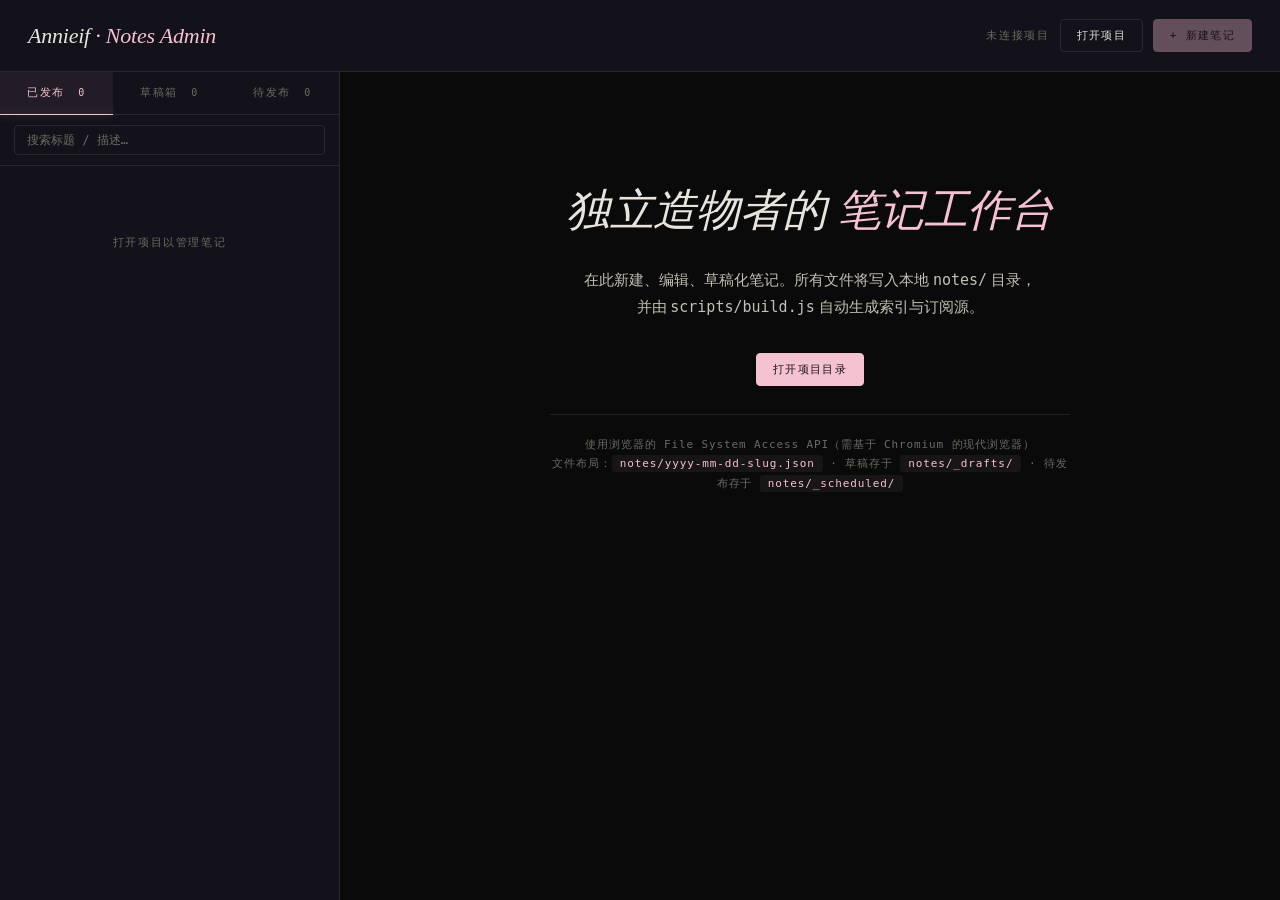
<file: admin.html>
<!DOCTYPE html>
<html lang="zh-CN">
<head>
<meta charset="UTF-8">
<meta name="viewport" content="width=device-width, initial-scale=1.0">
<title>Admin · Annieif Notes</title>
<style>
  :root {
    --bg: #0a0a0a;
    --ink: #e8e4dd;
    --ink-dim: #c4bfb4;
    --ink-faint: #6e6a62;
    --accent: #f4c2d0;
    --line: rgba(232, 228, 221, .10);
    --line-strong: rgba(232, 228, 221, .18);
    --card: #13111a;
    --danger: #e06060;
    --warn: #d8a86b;
    --ease: cubic-bezier(.2, .8, .2, 1);
  }

  * { margin: 0; padding: 0; box-sizing: border-box; }
  html, body { background: var(--bg); color: var(--ink); -webkit-font-smoothing: antialiased; }
  body {
    font-family: "Fraunces", serif;
    font-weight: 400;
    font-size: 15px;
    line-height: 1.6;
    min-height: 100vh;
    display: flex;
    flex-direction: column;
  }

  /* ── 顶栏 ─────────────────────────────── */
  .topbar {
    display: flex; align-items: center; justify-content: space-between;
    padding: 18px 28px;
    border-bottom: 1px solid var(--line);
    background: var(--card);
  }
  .topbar h1 {
    font-family: "Cormorant Garamond", serif;
    font-style: italic;
    font-weight: 500;
    font-size: 22px;
    letter-spacing: -.01em;
  }
  .topbar h1 em { color: var(--accent); }
  .topbar .actions { display: flex; gap: 10px; align-items: center; }
  .status {
    font-family: "JetBrains Mono", monospace;
    font-size: 11px; letter-spacing: .15em;
    color: var(--ink-faint);
    text-transform: uppercase;
  }
  .status.connected { color: var(--accent); }

  .btn {
    background: transparent;
    border: 1px solid var(--line);
    color: var(--ink);
    padding: 8px 16px;
    border-radius: 4px;
    cursor: pointer;
    font-family: "JetBrains Mono", monospace;
    font-size: 11px;
    letter-spacing: .12em;
    text-transform: uppercase;
    transition: all .25s var(--ease);
  }
  .btn:hover { border-color: var(--accent); color: var(--accent); }
  .btn.primary {
    background: var(--accent); color: #1a1018; border-color: var(--accent);
  }
  .btn.primary:hover { opacity: .88; color: #1a1018; }
  .btn.ghost { border-color: transparent; color: var(--ink-faint); }
  .btn.ghost:hover { color: var(--accent); border-color: var(--line); }
  .btn.danger:hover { border-color: var(--danger); color: var(--danger); }
  .btn:disabled { opacity: .35; cursor: not-allowed; }

  /* ── 主体布局 ─────────────────────────────── */
  .main {
    display: flex;
    flex: 1;
    min-height: 0;
  }

  /* ── 左侧：Tab 栏 + 列表 ────────────────── */
  .sidebar {
    width: 340px;
    border-right: 1px solid var(--line);
    display: flex;
    flex-direction: column;
    flex-shrink: 0;
    background: var(--card);
  }
  .tabs {
    display: flex;
    border-bottom: 1px solid var(--line);
  }
  .tab {
    flex: 1;
    background: none;
    border: none;
    padding: 14px 12px;
    cursor: pointer;
    font-family: "JetBrains Mono", monospace;
    font-size: 10.5px;
    letter-spacing: .14em;
    color: var(--ink-faint);
    text-transform: uppercase;
    transition: all .25s var(--ease);
    position: relative;
  }
  .tab .count {
    display: inline-block;
    margin-left: 6px;
    color: var(--ink-faint);
    font-size: 10px;
  }
  .tab:hover { color: var(--ink); background: rgba(244, 194, 208, .03); }
  .tab.active { color: var(--accent); background: rgba(244, 194, 208, .06); }
  .tab.active::after {
    content: '';
    position: absolute; left: 0; right: 0; bottom: -1px;
    height: 1px;
    background: var(--accent);
    box-shadow: 0 0 8px rgba(244, 194, 208, .5);
  }
  .tab.active .count { color: var(--accent); }

  .list-toolbar {
    display: flex;
    gap: 8px;
    padding: 10px 14px;
    border-bottom: 1px solid var(--line);
  }
  .list-search {
    flex: 1;
    background: transparent;
    border: 1px solid var(--line);
    color: var(--ink);
    padding: 7px 12px;
    border-radius: 4px;
    font-family: "JetBrains Mono", monospace;
    font-size: 12px;
    outline: none;
    transition: border-color .25s var(--ease);
  }
  .list-search:focus { border-color: var(--accent); }
  .list-search::placeholder { color: var(--ink-faint); }

  .note-list {
    flex: 1;
    overflow-y: auto;
    padding: 8px;
  }
  .note-item {
    display: flex;
    flex-direction: column;
    gap: 4px;
    padding: 12px 14px;
    border: 1px solid transparent;
    border-radius: 6px;
    cursor: pointer;
    transition: all .2s var(--ease);
    margin-bottom: 2px;
  }
  .note-item:hover {
    border-color: rgba(244, 194, 208, .25);
    background: rgba(244, 194, 208, .03);
  }
  .note-item.active {
    border-color: var(--accent);
    background: rgba(244, 194, 208, .06);
  }
  .note-item .row {
    display: flex; align-items: center; gap: 10px;
  }
  .note-item .date {
    font-family: "JetBrains Mono", monospace;
    font-size: 10.5px;
    color: var(--ink-faint);
    letter-spacing: .1em;
  }
  .note-item .badge {
    font-family: "JetBrains Mono", monospace;
    font-size: 9px;
    letter-spacing: .14em;
    text-transform: uppercase;
    padding: 1px 6px;
    border-radius: 2px;
    color: var(--warn);
    border: 1px solid rgba(216, 168, 107, .3);
  }
  .note-item .badge.draft { color: var(--ink-faint); border-color: var(--line); }
  .note-item .badge.published { color: var(--accent); border-color: rgba(244, 194, 208, .3); }
  .note-item .title {
    font-family: "Cormorant Garamond", serif;
    font-style: italic;
    font-weight: 500;
    font-size: 16px;
    color: var(--ink);
    white-space: nowrap;
    overflow: hidden;
    text-overflow: ellipsis;
  }
  .note-item .desc {
    font-size: 12.5px;
    color: var(--ink-faint);
    white-space: nowrap;
    overflow: hidden;
    text-overflow: ellipsis;
  }
  .note-item .slug {
    font-family: "JetBrains Mono", monospace;
    font-size: 10px;
    color: var(--ink-faint);
    opacity: .7;
  }

  .empty {
    text-align: center;
    padding: 60px 20px;
    color: var(--ink-faint);
    font-family: "JetBrains Mono", monospace;
    font-size: 11px;
    letter-spacing: .15em;
    text-transform: uppercase;
  }

  /* ── 右侧：编辑器 ─────────────────────────── */
  .content {
    flex: 1;
    overflow-y: auto;
    padding: 24px 32px;
  }

  .welcome {
    max-width: 520px;
    margin: 80px auto 0;
    text-align: center;
  }
  .welcome h2 {
    font-family: "Cormorant Garamond", serif;
    font-style: italic;
    font-weight: 500;
    font-size: 44px;
    letter-spacing: -.015em;
    margin-bottom: 20px;
  }
  .welcome h2 em { color: var(--accent); font-style: italic; }
  .welcome p {
    color: var(--ink-dim);
    font-size: 15px;
    margin-bottom: 10px;
    line-height: 1.8;
  }
  .welcome .btn-row {
    margin-top: 32px;
    display: flex;
    gap: 10px;
    justify-content: center;
    flex-wrap: wrap;
  }
  .welcome .hint {
    margin-top: 28px;
    padding-top: 20px;
    border-top: 1px solid var(--line);
    font-family: "JetBrains Mono", monospace;
    font-size: 11px;
    color: var(--ink-faint);
    letter-spacing: .08em;
    line-height: 1.8;
  }
  .welcome .hint code {
    background: rgba(244, 194, 208, .06);
    padding: 2px 8px;
    border-radius: 3px;
    color: var(--accent);
    font-size: 11px;
  }

  .editor {
    display: flex;
    flex-direction: column;
    gap: 16px;
    max-width: 1100px;
    margin: 0 auto;
  }
  .editor .head-row {
    display: flex;
    justify-content: space-between;
    align-items: center;
    padding-bottom: 16px;
    border-bottom: 1px solid var(--line);
    margin-bottom: 8px;
  }
  .editor .head-row .title {
    font-family: "Cormorant Garamond", serif;
    font-style: italic;
    font-size: 28px;
    color: var(--ink);
  }
  .editor .head-row .actions { display: flex; gap: 8px; }

  .field { display: flex; flex-direction: column; gap: 5px; }
  .field label {
    font-family: "JetBrains Mono", monospace;
    font-size: 10px;
    letter-spacing: .18em;
    text-transform: uppercase;
    color: var(--ink-faint);
  }
  .field input, .field textarea {
    background: var(--card);
    border: 1px solid var(--line);
    color: var(--ink);
    padding: 10px 14px;
    border-radius: 4px;
    font-family: inherit;
    font-size: 14px;
    outline: none;
    transition: border-color .25s var(--ease);
  }
  .field input:focus, .field textarea:focus {
    border-color: var(--accent);
    box-shadow: 0 0 0 3px rgba(244, 194, 208, .1);
  }
  .field textarea {
    resize: vertical;
    min-height: 240px;
    font-family: "JetBrains Mono", monospace;
    font-size: 13px;
    line-height: 1.75;
  }
  .row { display: flex; gap: 12px; }
  .row .field { flex: 1; }

  /* 状态切换 */
  .status-switch {
    display: flex;
    gap: 8px;
  }
  .status-switch button {
    flex: 1;
    padding: 10px;
    background: var(--card);
    border: 1px solid var(--line);
    color: var(--ink-faint);
    font-family: "JetBrains Mono", monospace;
    font-size: 10.5px;
    letter-spacing: .14em;
    text-transform: uppercase;
    border-radius: 4px;
    cursor: pointer;
    transition: all .25s var(--ease);
  }
  .status-switch button:hover { color: var(--ink); border-color: var(--line-strong); }
  .status-switch button.active {
    color: var(--accent);
    border-color: var(--accent);
    background: rgba(244, 194, 208, .06);
  }
  .status-switch button.scheduled.active { color: var(--warn); border-color: var(--warn); background: rgba(216, 168, 107, .06); }

  /* 预览区 */
  .preview-wrap {
    display: flex;
    flex-direction: column;
    gap: 5px;
  }
  .preview {
    background: var(--card);
    border: 1px solid var(--line);
    border-radius: 6px;
    padding: 22px 28px;
    min-height: 100px;
    color: var(--ink-dim);
    line-height: 1.8;
  }
  .preview h2 {
    font-family: "Cormorant Garamond", serif;
    font-style: italic;
    font-weight: 500;
    font-size: 26px;
    color: var(--ink);
    margin: 1.4em 0 .6em;
  }
  .preview h3 {
    font-family: "Cormorant Garamond", serif;
    font-style: italic;
    font-weight: 500;
    font-size: 20px;
    color: var(--ink);
    margin: 1.2em 0 .5em;
  }
  .preview p { margin-bottom: 12px; }
  .preview code {
    font-family: "JetBrains Mono", monospace;
    font-size: 12.5px;
    background: rgba(232, 228, 221, .04);
    padding: 2px 8px;
    border-radius: 3px;
    color: var(--ink);
    border: 1px solid var(--line);
  }
  .preview blockquote {
    border-left: 2px solid var(--accent);
    padding: 2px 0 2px 18px;
    color: var(--ink-dim);
    font-style: italic;
    font-family: "Cormorant Garamond", serif;
    margin: 1.2em 0;
    background: linear-gradient(90deg, rgba(244, 194, 208, .08), transparent 70%);
    border-radius: 0 4px 4px 0;
  }
  .preview table {
    width: 100%;
    border-collapse: collapse;
    margin: 1.4em 0;
    font-size: 14px;
  }
  .preview table th, .preview table td {
    padding: 10px 14px;
    border-bottom: 1px solid var(--line);
    text-align: left;
  }
  .preview table th {
    font-family: "JetBrains Mono", monospace;
    font-size: 11px;
    letter-spacing: .1em;
    text-transform: uppercase;
    color: var(--accent);
  }
  .preview mark {
    background: rgba(244, 194, 208, .12);
    color: var(--accent);
    font-style: italic;
    padding: 1px 6px;
    border-radius: 3px;
  }
  .preview strong, .preview em { color: var(--accent); font-style: italic; font-weight: 500; }
  .preview ul, .preview ol { padding-left: 22px; margin: 1em 0; }
  .preview li { margin-bottom: 4px; }
  .preview ul li { list-style: none; position: relative; }
  .preview ul li::before {
    content: '◆';
    position: absolute;
    left: -18px;
    color: var(--accent);
    font-size: 10px;
  }
  .preview pre {
    background: #0d0b12;
    border: 1px solid var(--line);
    padding: 18px 22px;
    border-radius: 6px;
    margin: 1.4em 0;
    overflow-x: auto;
    font-family: "JetBrains Mono", monospace;
    font-size: 12.5px;
    line-height: 1.7;
    color: var(--ink);
  }
  .preview pre code { background: none; border: none; padding: 0; }
  .preview hr {
    border: none;
    border-top: 1px solid var(--line);
    margin: 2em 0;
  }

  /* toast */
  .toast {
    position: fixed;
    bottom: 24px; right: 24px;
    background: var(--card);
    border: 1px solid var(--accent);
    color: var(--accent);
    padding: 12px 18px;
    border-radius: 6px;
    font-family: "JetBrains Mono", monospace;
    font-size: 11.5px;
    letter-spacing: .1em;
    text-transform: uppercase;
    box-shadow: 0 8px 30px rgba(0, 0, 0, .4);
    opacity: 0;
    transform: translateY(8px);
    pointer-events: none;
    transition: all .3s var(--ease);
    z-index: 100;
  }
  .toast.show { opacity: 1; transform: translateY(0); }
  .toast.error { color: var(--danger); border-color: var(--danger); }

  /* 响应式 */
  @media (max-width: 900px) {
    .main { flex-direction: column; }
    .sidebar { width: 100%; max-height: 40vh; border-right: none; border-bottom: 1px solid var(--line); }
    .content { padding: 20px 18px; }
    .row { flex-direction: column; }
  }
</style>
</head>
<body>

<!-- ── 顶栏 ── -->
<div class="topbar">
  <h1>Annieif · <em>Notes Admin</em></h1>
  <div class="actions">
    <span class="status" id="status">未连接项目</span>
    <button class="btn" id="btnOpen">打开项目</button>
    <button class="btn primary" id="btnNew" disabled>+ 新建笔记</button>
  </div>
</div>

<!-- ── 主体 ── -->
<div class="main">
  <!-- 左侧 -->
  <aside class="sidebar">
    <div class="tabs">
      <button class="tab active" data-view="published">已发布 <span class="count" id="countPublished">0</span></button>
      <button class="tab" data-view="drafts">草稿箱 <span class="count" id="countDrafts">0</span></button>
      <button class="tab" data-view="scheduled">待发布 <span class="count" id="countScheduled">0</span></button>
    </div>
    <div class="list-toolbar">
      <input class="list-search" id="searchInput" placeholder="搜索标题 / 描述…" />
    </div>
    <div class="note-list" id="noteList">
      <div class="empty">打开项目以管理笔记</div>
    </div>
  </aside>

  <!-- 右侧：内容区 -->
  <main class="content" id="content">

    <!-- 欢迎页 -->
    <div class="welcome" id="welcome">
      <h2>独立造物者的<em> 笔记工作台</em></h2>
      <p>在此新建、编辑、草稿化笔记。所有文件将写入本地 <code>notes/</code> 目录，<br>并由 <code>scripts/build.js</code> 自动生成索引与订阅源。</p>
      <div class="btn-row">
        <button class="btn primary" id="btnOpen2">打开项目目录</button>
      </div>
      <div class="hint">
        使用浏览器的 File System Access API（需基于 Chromium 的现代浏览器）<br>
        文件布局：<code>notes/yyyy-mm-dd-slug.json</code> · 草稿存于 <code>notes/_drafts/</code> · 待发布存于 <code>notes/_scheduled/</code>
      </div>
    </div>

    <!-- 编辑器 (默认隐藏) -->
    <div class="editor" id="editor" style="display:none">
      <div class="head-row">
        <div class="title" id="editorTitle">新建笔记</div>
        <div class="actions">
          <button class="btn ghost" id="btnCancel">关闭</button>
          <button class="btn danger" id="btnDelete" style="display:none">删除</button>
          <button class="btn primary" id="btnSave">保存</button>
        </div>
      </div>

      <!-- 状态切换 -->
      <div class="field">
        <label>状态</label>
        <div class="status-switch" id="statusSwitch">
          <button data-status="draft">草稿</button>
          <button class="scheduled" data-status="scheduled">待发布</button>
          <button data-status="published">已发布</button>
        </div>
      </div>

      <div class="row">
        <div class="field">
          <label>标题</label>
          <input type="text" id="edTitle" placeholder="笔记标题">
        </div>
        <div class="field">
          <label>发布日期 (YYYY-MM-DD)</label>
          <input type="text" id="edDate" placeholder="2026-06-22">
        </div>
      </div>

      <div class="field">
        <label>一句话描述</label>
        <input type="text" id="edDesc" placeholder="简介（自动生成正文预览的兜底）">
      </div>

      <div class="field">
        <label>正文（Markdown）</label>
        <textarea id="edContent" rows="14" placeholder="## 标题

正文段落，支持 **粗体**、*斜体*、==高亮==、`代码`、代码块、表格、引用、列表。

> 引用段落

- 列表项 1
- 列表项 2"></textarea>
      </div>

      <div class="preview-wrap">
        <label style="font-family:'JetBrains Mono',monospace;font-size:10px;letter-spacing:.18em;text-transform:uppercase;color:var(--ink-faint);">实时预览</label>
        <div class="preview" id="preview"></div>
      </div>
    </div>

  </main>
</div>

<!-- toast -->
<div class="toast" id="toast">已保存</div>

<script src="notes/core.js"></script>
<script>
/* ================================================================
   Admin · 笔记管理工具
   - File System Access API 读写本地 notes/ 目录
   - 三状态 Tab：已发布 / 草稿箱 / 待发布
   - 实时 Markdown 预览（来自 notes/core.js）
   - slugify 自动生成文件名
   ================================================================ */

(function () {

  // ---------- 状态 ----------
  let dirHandle = null;
  let notesCache = []; // [{slug, status, date, title, desc, file}]
  let currentView = 'published';
  let currentNote = null; // {slug, status, ...}
  let editingIsNew = false;

  // ---------- DOM ----------
  const $ = (id) => document.getElementById(id);
  const statusEl = $('status');
  const btnOpen = $('btnOpen');
  const btnOpen2 = $('btnOpen2');
  const btnNew = $('btnNew');
  const noteList = $('noteList');
  const welcome = $('welcome');
  const editor = $('editor');
  const searchInput = $('searchInput');

  const edTitle = $('edTitle');
  const edDate = $('edDate');
  const edDesc = $('edDesc');
  const edContent = $('edContent');
  const preview = $('preview');
  const btnSave = $('btnSave');
  const btnDelete = $('btnDelete');
  const btnCancel = $('btnCancel');
  const statusSwitch = $('statusSwitch');
  const editorTitle = $('editorTitle');

  // ---------- 工具 ----------
  function toast(msg, isError) {
    const t = $('toast');
    t.textContent = msg;
    t.classList.toggle('error', !!isError);
    t.classList.add('show');
    clearTimeout(toast._timer);
    toast._timer = setTimeout(() => t.classList.remove('show'), 1800);
  }

  function todayStr() {
    const d = new Date();
    return d.getUTCFullYear() + '-' + pad(d.getUTCMonth() + 1) + '-' + pad(d.getUTCDate());
  }
  function pad(n) { return n < 10 ? '0' + n : '' + n; }

  const slugify = (window.NoteCore && window.NoteCore.slugify) || function (s) {
    return String(s || 'untitled').trim().toLowerCase().replace(/[·\s—–_/\\]+/g, '-').replace(/[^a-z0-9\-\u4e00-\u9fff]/g, '').replace(/-+/g, '-').replace(/^-|-$/g, '') || 'untitled';
  };

  // ---------- FS 操作 ----------
  async function openProject() {
    try {
      dirHandle = await window.showDirectoryPicker({ mode: 'readwrite' });
      statusEl.textContent = '已连接';
      statusEl.classList.add('connected');
      btnNew.disabled = false;
      await refreshAll();
      toast('项目已加载');
    } catch (e) {
      if (e.name !== 'AbortError') {
        toast('无法打开：' + e.message, true);
      }
    }
  }

  async function ensureDir(name) {
    return dirHandle.getDirectoryHandle(name, { create: true });
  }

  async function writeFile(relPath, data) {
    const parts = relPath.split('/');
    const fileName = parts.pop();
    let handle = dirHandle;
    for (const p of parts) {
      handle = await handle.getDirectoryHandle(p, { create: true });
    }
    const file = await handle.getFileHandle(fileName, { create: true });
    const writable = await file.createWritable();
    await writable.write(typeof data === 'string' ? data : JSON.stringify(data, null, 2) + '\n');
    await writable.close();
  }

  async function deleteFile(relPath) {
    const parts = relPath.split('/');
    const fileName = parts.pop();
    let handle = dirHandle;
    for (const p of parts) {
      handle = await handle.getDirectoryHandle(p, { create: true });
    }
    try {
      await handle.removeEntry(fileName);
    } catch (e) {
      // 文件可能不存在，忽略
    }
  }

  async function readJSONFile(handle) {
    const file = await handle.getFile();
    const text = await file.text();
    try { return JSON.parse(text); }
    catch (e) { return null; }
  }

  // ---------- 扫描所有笔记 ----------
  async function scanNotes() {
    const result = [];

    // 已发布：notes/*.json (排除子目录)
    try {
      const notesDir = await dirHandle.getDirectoryHandle('notes');
      for await (const entry of notesDir.values()) {
        if (entry.kind !== 'file') continue;
        if (!entry.name.endsWith('.json')) continue;
        if (entry.name === '_index.json') continue;
        const data = await readJSONFile(entry);
        if (!data || !data.date) continue;
        result.push({
          slug: entry.name.replace('.json', ''),
          status: 'published',
          date: data.date,
          title: data.title || '',
          desc: data.desc || '',
          content: data.content || '',
          file: 'notes/' + entry.name,
        });
      }
    } catch (e) { /* notes 目录不存在 */ }

    // 草稿箱：notes/_drafts/*.json
    try {
      const draftsDir = await dirHandle.getDirectoryHandle('notes').then(d => d.getDirectoryHandle('_drafts'));
      for await (const entry of draftsDir.values()) {
        if (entry.kind !== 'file') continue;
        if (!entry.name.endsWith('.json')) continue;
        const data = await readJSONFile(entry);
        if (!data) continue;
        result.push({
          slug: entry.name.replace('.json', ''),
          status: 'draft',
          date: data.date || '',
          title: data.title || '(未命名草稿)',
          desc: data.desc || '',
          content: data.content || '',
          file: 'notes/_drafts/' + entry.name,
        });
      }
    } catch (e) { /* _drafts 目录可能不存在 */ }

    // 待发布：notes/_scheduled/*.json
    try {
      const schedDir = await dirHandle.getDirectoryHandle('notes').then(d => d.getDirectoryHandle('_scheduled'));
      for await (const entry of schedDir.values()) {
        if (entry.kind !== 'file') continue;
        if (!entry.name.endsWith('.json')) continue;
        const data = await readJSONFile(entry);
        if (!data) continue;
        result.push({
          slug: entry.name.replace('.json', ''),
          status: 'scheduled',
          date: data.date || data.publishDate || '',
          publishDate: data.publishDate || data.date || '',
          title: data.title || '(未命名待发布)',
          desc: data.desc || '',
          content: data.content || '',
          file: 'notes/_scheduled/' + entry.name,
        });
      }
    } catch (e) { /* _scheduled 目录可能不存在 */ }

    return result;
  }

  // ---------- 渲染 ----------
  function updateCounts() {
    const counts = { published: 0, drafts: 0, scheduled: 0 };
    for (const n of notesCache) {
      if (n.status === 'published') counts.published++;
      else if (n.status === 'draft') counts.drafts++;
      else if (n.status === 'scheduled') counts.scheduled++;
    }
    $('countPublished').textContent = counts.published;
    $('countDrafts').textContent = counts.drafts;
    $('countScheduled').textContent = counts.scheduled;
  }

  function renderList() {
    const q = (searchInput.value || '').trim().toLowerCase();
    const list = notesCache
      .filter((n) => n.status === currentView)
      .filter((n) => !q || (n.title + ' ' + (n.desc || '')).toLowerCase().indexOf(q) !== -1)
      .sort((a, b) => (b.date || '') < (a.date || '') ? -1 : (b.date || '') > (a.date || '') ? 1 : 0);

    if (list.length === 0) {
      noteList.innerHTML = '<div class="empty">— 此处还没有笔记 —</div>';
      return;
    }

    const badgeText = {
      published: '已发布',
      draft: '草稿',
      scheduled: '待发布',
    };

    noteList.innerHTML = list.map((n) => {
      const isActive = currentNote && currentNote.slug === n.slug && currentNote.status === n.status;
      return `
        <div class="note-item ${isActive ? 'active' : ''}" data-slug="${n.slug}" data-status="${n.status}">
          <div class="row">
            <span class="date">${n.date || '—'}</span>
            <span class="badge ${n.status}">${badgeText[n.status]}</span>
          </div>
          <div class="title">${escapeHtml(n.title)}</div>
          ${n.desc ? `<div class="desc">${escapeHtml(n.desc)}</div>` : ''}
          <div class="slug">${escapeHtml(n.file)}</div>
        </div>`;
    }).join('');

    // 绑定点击
    noteList.querySelectorAll('.note-item').forEach((el) => {
      el.addEventListener('click', () => {
        const slug = el.dataset.slug;
        const status = el.dataset.status;
        const note = notesCache.find((n) => n.slug === slug && n.status === status);
        if (note) openNote(note);
      });
    });
  }

  function escapeHtml(s) {
    return String(s == null ? '' : s)
      .replace(/&/g, '&amp;').replace(/</g, '&lt;').replace(/>/g, '&gt;')
      .replace(/"/g, '&quot;').replace(/'/g, '&#39;');
  }

  // ---------- 编辑器 ----------
  function openNote(note) {
    currentNote = JSON.parse(JSON.stringify(note)); // 深拷贝，避免直接修改缓存
    editingIsNew = false;
    editorTitle.textContent = '编辑笔记';
    btnDelete.style.display = '';
    edTitle.value = note.title || '';
    edDate.value = note.date || todayStr();
    edDesc.value = note.desc || '';
    edContent.value = note.content || '';
    setStatus(note.status);
    updatePreview();
    showEditor();
    renderList(); // 刷新 active 高亮
  }

  function newNote() {
    currentNote = {
      slug: '',
      status: 'draft',
      date: todayStr(),
      title: '',
      desc: '',
      content: '',
      file: '',
    };
    editingIsNew = true;
    editorTitle.textContent = '新建笔记';
    btnDelete.style.display = 'none';
    edTitle.value = '';
    edDate.value = todayStr();
    edDesc.value = '';
    edContent.value = '';
    setStatus('draft');
    updatePreview();
    showEditor();
  }

  function showEditor() {
    welcome.style.display = 'none';
    editor.style.display = 'flex';
  }
  function hideEditor() {
    editor.style.display = 'none';
    welcome.style.display = '';
    currentNote = null;
    renderList();
  }

  function setStatus(st) {
    statusSwitch.querySelectorAll('button').forEach((b) => {
      b.classList.toggle('active', b.dataset.status === st);
    });
    if (currentNote) currentNote.status = st;
  }

  function updatePreview() {
    const raw = edContent.value;
    if (!raw) {
      preview.innerHTML = '<span style="color:var(--ink-faint);font-style:italic;font-family:\'Cormorant Garamond\',serif;font-size:16px;">预览将在你输入 Markdown 时实时显示…</span>';
      return;
    }
    try {
      if (window.NoteCore && typeof window.NoteCore.parseNoteContent === 'function') {
        preview.innerHTML = window.NoteCore.parseNoteContent(raw);
      } else {
        preview.innerHTML = '<span style="color:var(--danger)">parseNoteContent 不可用</span>';
      }
    } catch (e) {
      preview.innerHTML = '<span style="color:var(--danger)">预览错误: ' + escapeHtml(e.message) + '</span>';
    }
  }

  // ---------- 保存 / 删除 ----------
  async function save() {
    if (!dirHandle) { toast('请先打开项目', true); return; }
    if (!currentNote) return;

    const title = edTitle.value.trim();
    const date = edDate.value.trim();
    const desc = edDesc.value.trim();
    const content = edContent.value.trim();

    if (!title) { toast('请填写标题', true); return; }
    if (!date || !/^\d{4}-\d{2}-\d{2}$/.test(date)) {
      toast('日期格式应为 YYYY-MM-DD', true);
      return;
    }
    if (!content) { toast('请填写正文', true); return; }

    // 从旧状态位置确定新位置
    const newStatus = currentNote.status;
    let newSlug;
    if (editingIsNew || !currentNote.slug) {
      newSlug = date + '-' + slugify(title);
    } else {
      // 若 date 或 title 改变导致 slug 变化，则移到新位置
      const parts = currentNote.slug.split('-');
      const originalDate = parts.slice(0, 3).join('-');
      const bodySlug = slugify(title);
      if (originalDate !== date || !currentNote.slug.endsWith(bodySlug)) {
        newSlug = date + '-' + bodySlug;
      } else {
        newSlug = currentNote.slug;
      }
    }

    const newData = { date, title, desc, content };
    if (newStatus === 'scheduled') newData.publishDate = date;

    // 目标路径
    let targetPath;
    if (newStatus === 'draft') targetPath = 'notes/_drafts/' + newSlug + '.json';
    else if (newStatus === 'scheduled') targetPath = 'notes/_scheduled/' + newSlug + '.json';
    else targetPath = 'notes/' + newSlug + '.json';

    // 如果状态/位置变化，删除旧文件
    const oldPath = (editingIsNew ? null : currentNote.file);
    if (oldPath && oldPath !== targetPath) {
      await deleteFile(oldPath);
    }

    // 写新文件
    await writeFile(targetPath, newData);

    // 更新缓存
    if (oldPath && oldPath !== targetPath) {
      notesCache = notesCache.filter((n) => !(n.slug === currentNote.slug && n.status === (currentNote.status)));
    } else if (!editingIsNew) {
      notesCache = notesCache.filter((n) => !(n.slug === currentNote.slug && n.status === currentNote.status));
    }
    notesCache.push({
      slug: newSlug,
      status: newStatus,
      date, title, desc, content,
      file: targetPath,
      publishDate: newStatus === 'scheduled' ? date : undefined,
    });

    // 之后视为编辑已有笔记
    editingIsNew = false;
    currentNote = { slug: newSlug, status: newStatus, date, title, desc, content, file: targetPath };
    btnDelete.style.display = '';

    updateCounts();
    renderList();
    toast('已保存 · ' + targetPath);
  }

  async function deleteCurrent() {
    if (!dirHandle || !currentNote) return;
    if (!confirm('确定要删除这篇笔记？\n' + (currentNote.file || currentNote.slug))) return;

    if (!editingIsNew && currentNote.file) {
      await deleteFile(currentNote.file);
    }
    notesCache = notesCache.filter((n) => !(n.slug === currentNote.slug && n.status === currentNote.status));
    currentNote = null;
    hideEditor();
    updateCounts();
    toast('已删除');
  }

  // ---------- 刷新 ----------
  async function refreshAll() {
    notesCache = await scanNotes();
    updateCounts();
    renderList();
  }

  // ---------- 事件绑定 ----------
  btnOpen.addEventListener('click', openProject);
  btnOpen2.addEventListener('click', openProject);
  btnNew.addEventListener('click', newNote);
  btnCancel.addEventListener('click', hideEditor);
  btnSave.addEventListener('click', save);
  btnDelete.addEventListener('click', deleteCurrent);

  edContent.addEventListener('input', updatePreview);
  searchInput.addEventListener('input', renderList);

  statusSwitch.querySelectorAll('button').forEach((btn) => {
    btn.addEventListener('click', () => {
      if (!currentNote) return;
      setStatus(btn.dataset.status);
    });
  });

  document.querySelectorAll('.tab').forEach((tab) => {
    tab.addEventListener('click', () => {
      document.querySelectorAll('.tab').forEach((t) => t.classList.remove('active'));
      tab.classList.add('active');
      currentView = tab.dataset.view;
      renderList();
    });
  });

  // Ctrl/Cmd + S 保存
  document.addEventListener('keydown', (e) => {
    if ((e.ctrlKey || e.metaKey) && e.key === 's') {
      if (editor.style.display !== 'none') {
        e.preventDefault();
        save();
      }
    }
    if (e.key === 'Escape' && editor.style.display !== 'none') {
      hideEditor();
    }
  });

})();
</script>
</body>
</html>
</file>
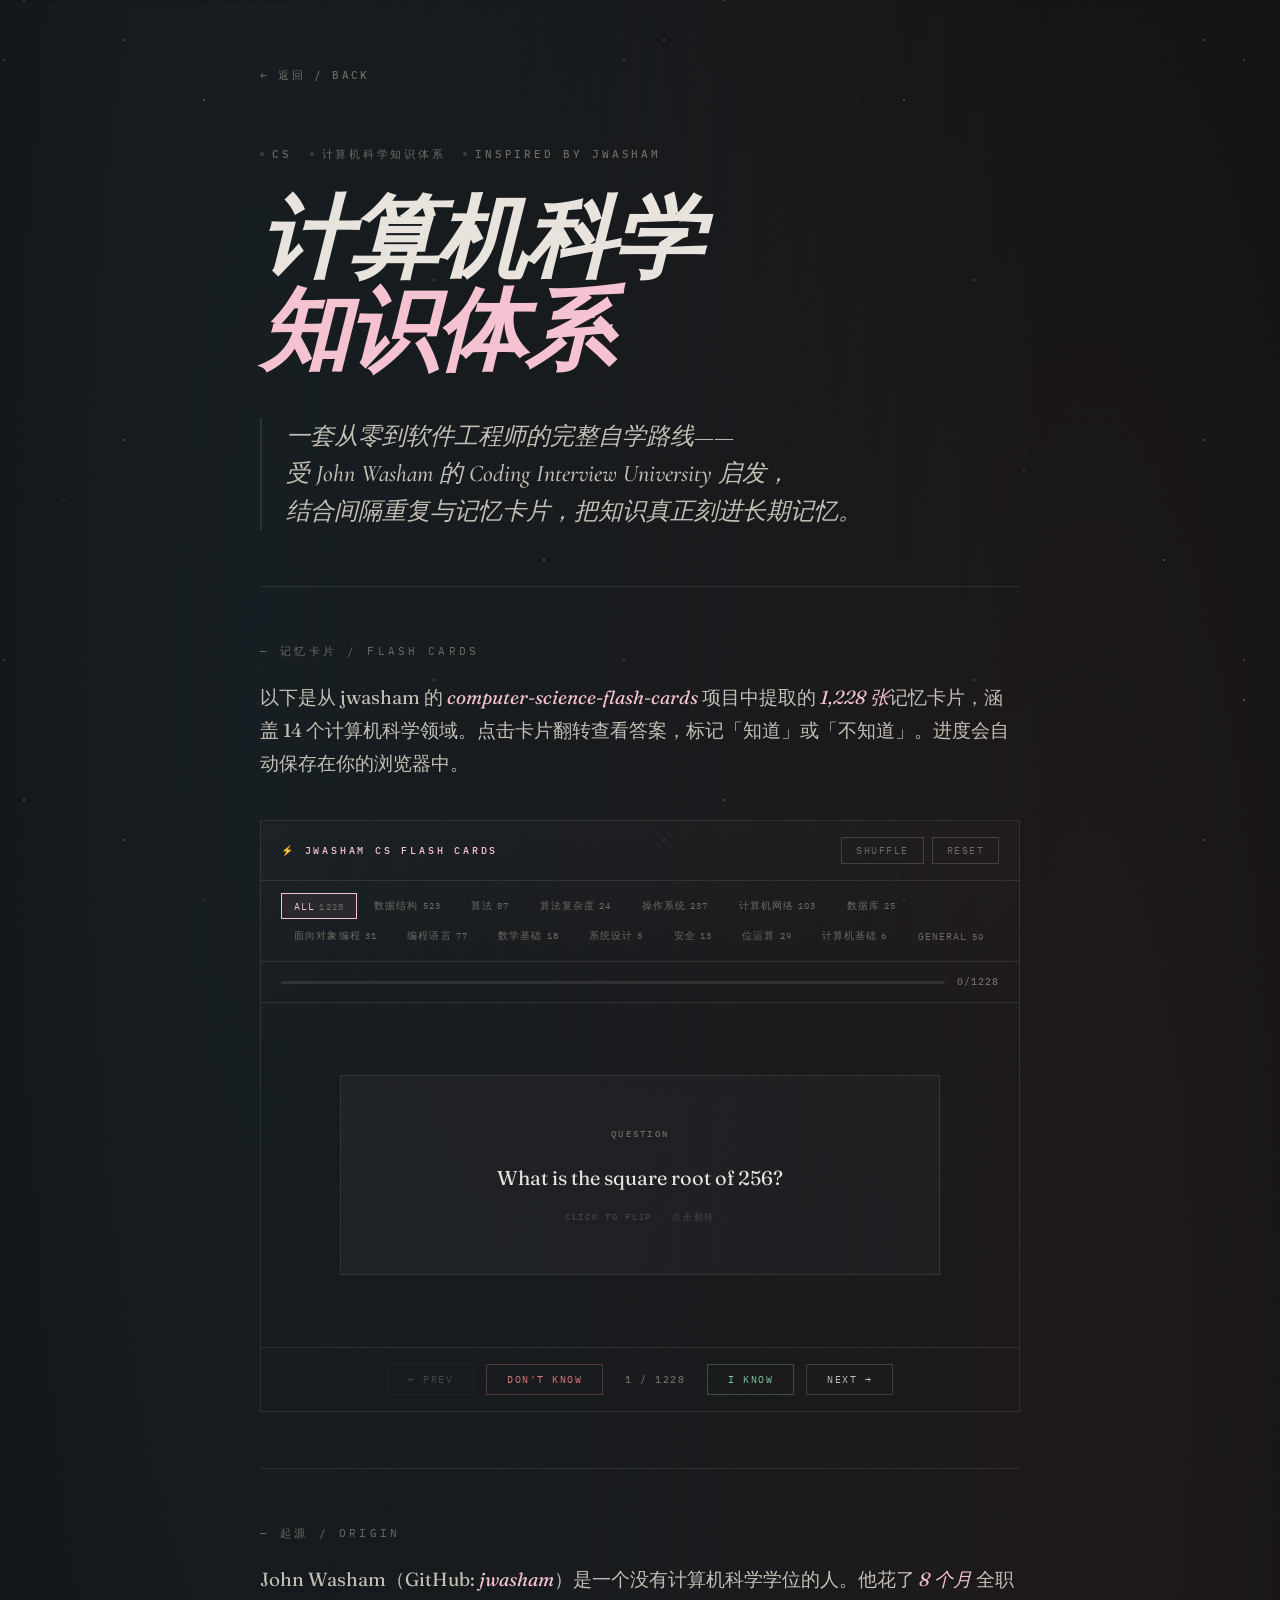
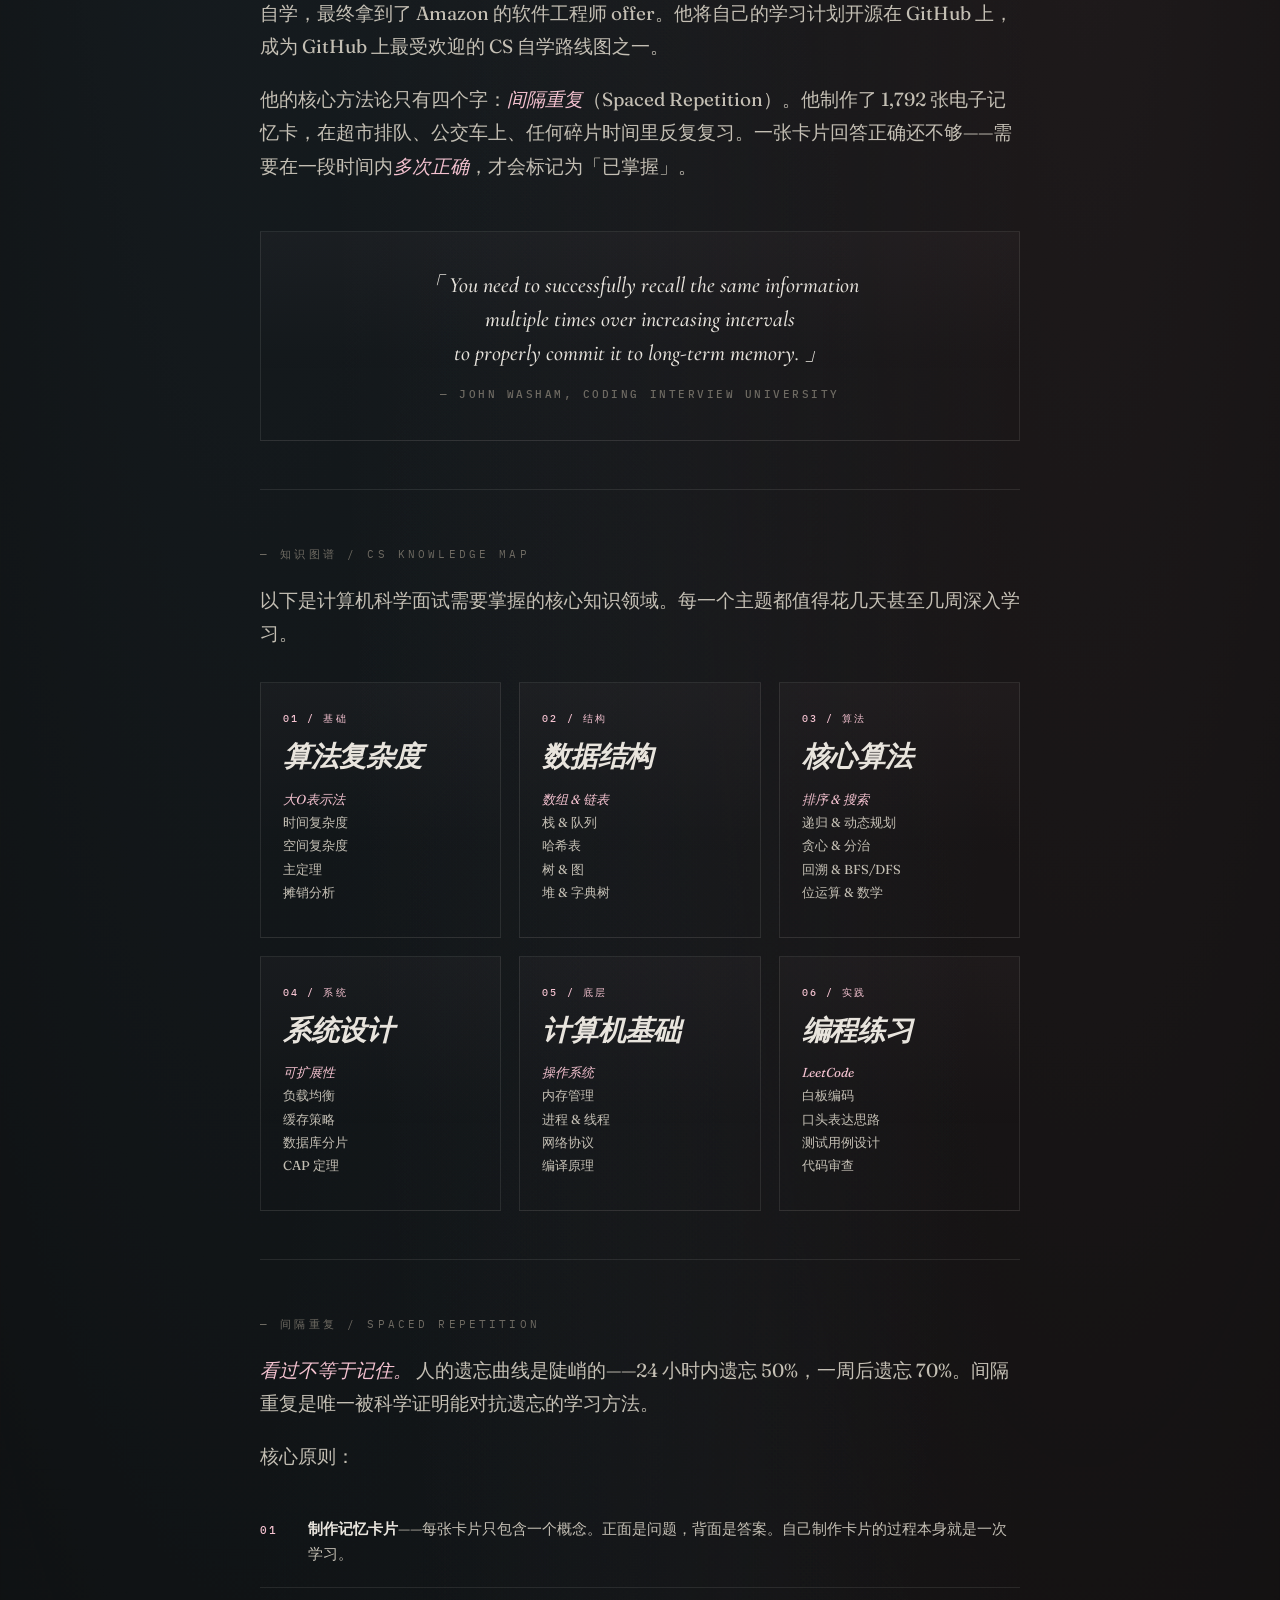
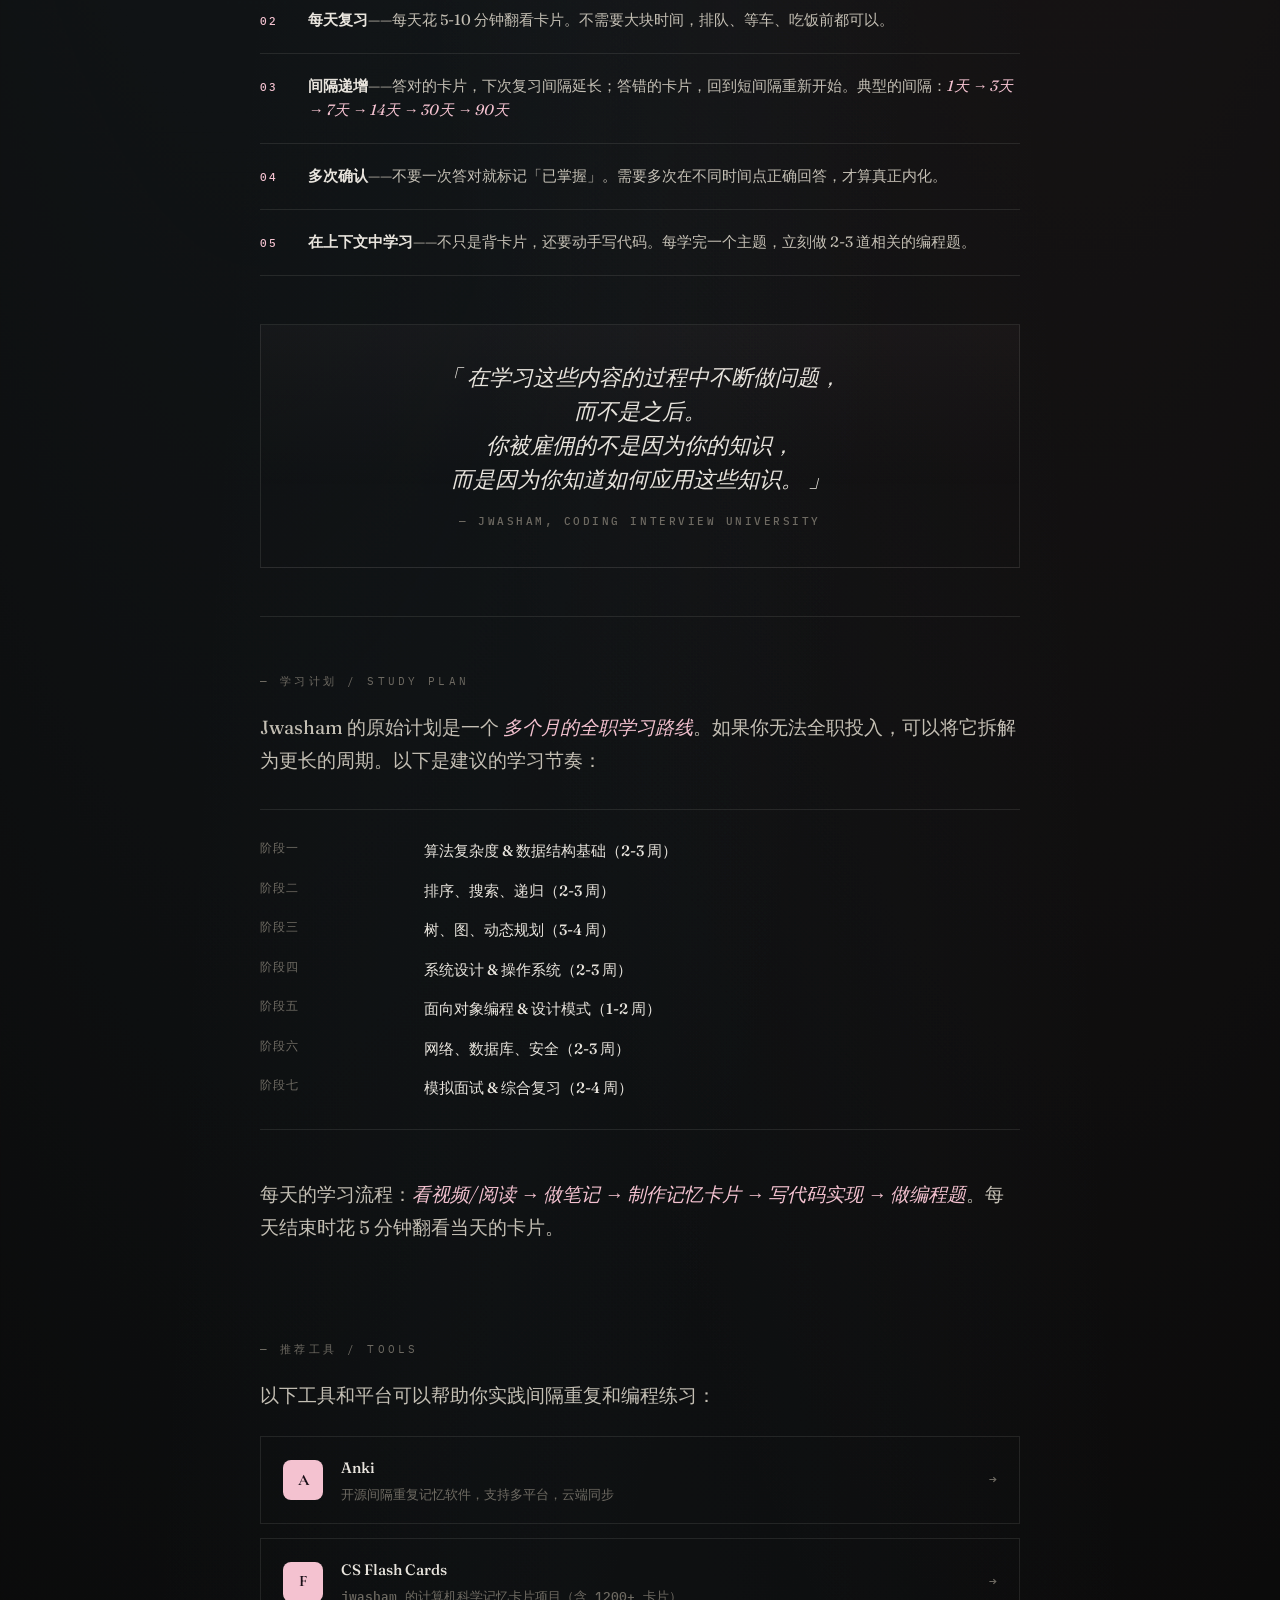
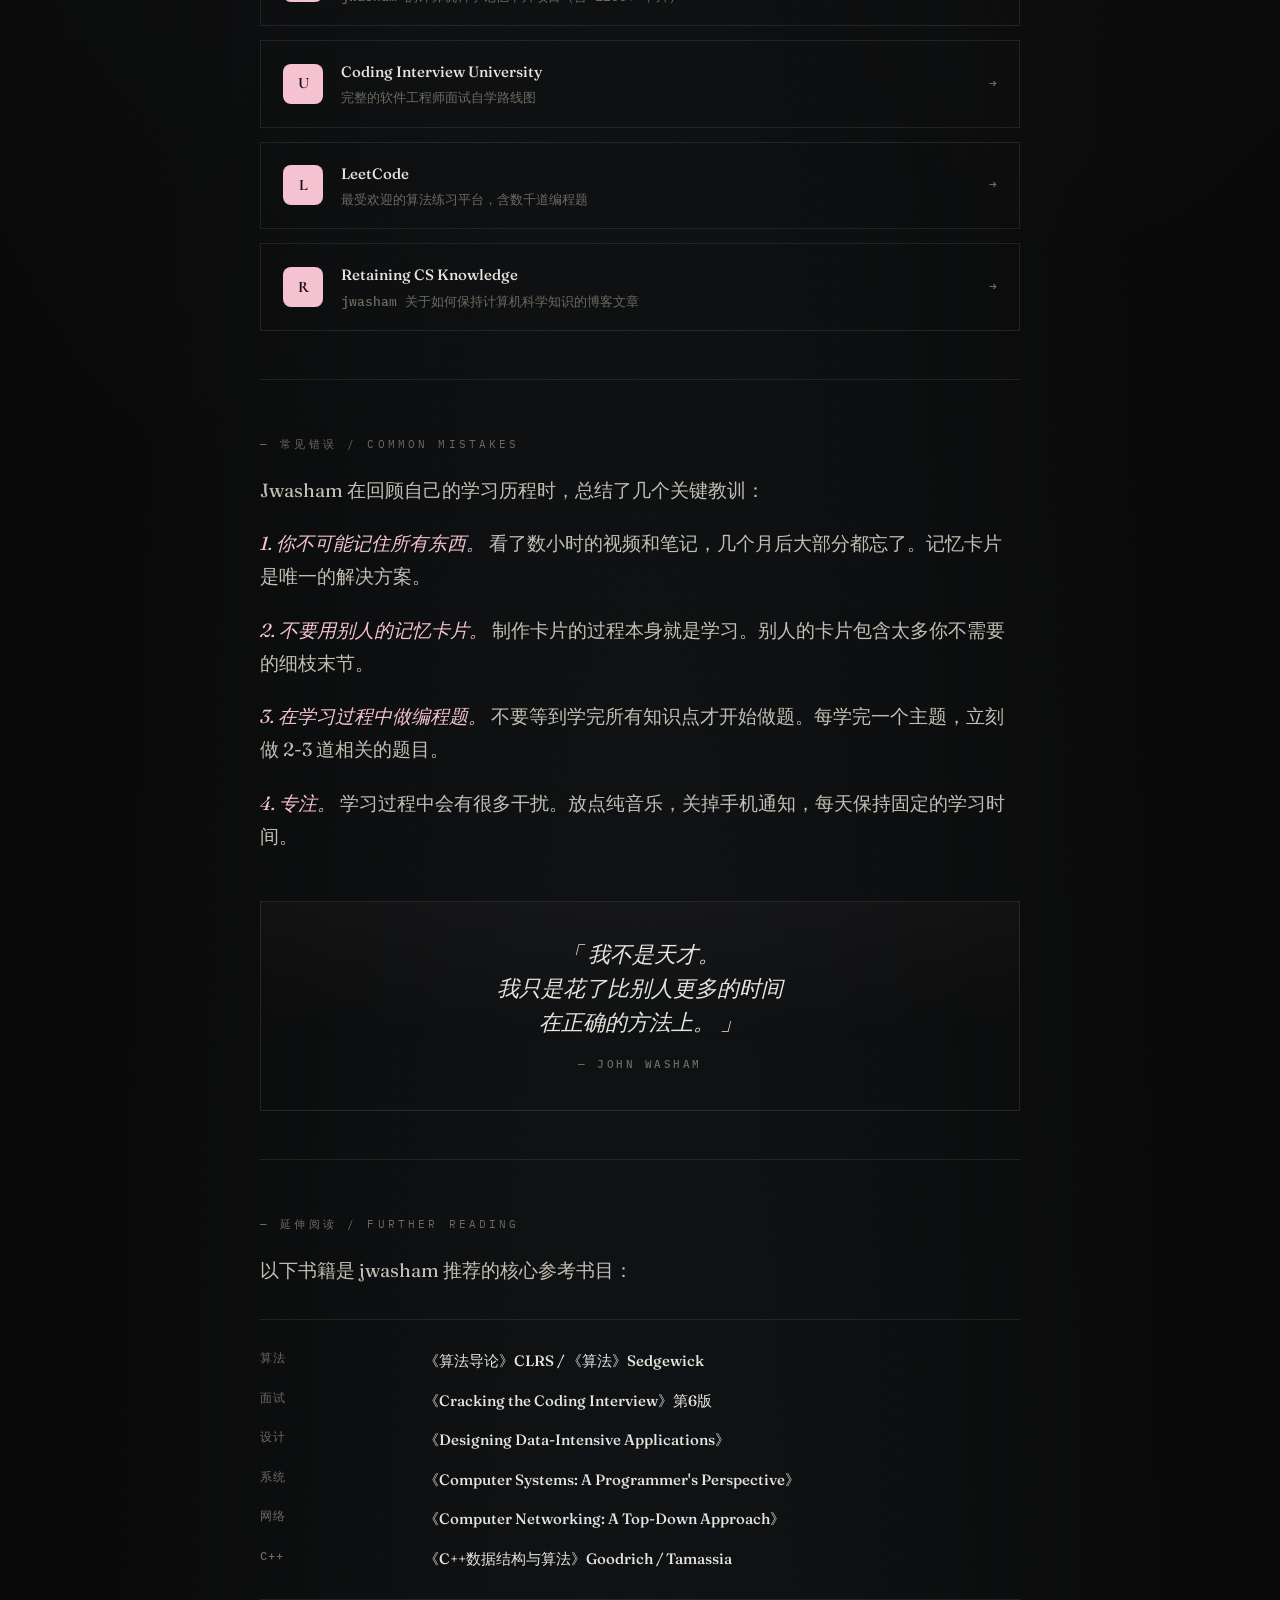
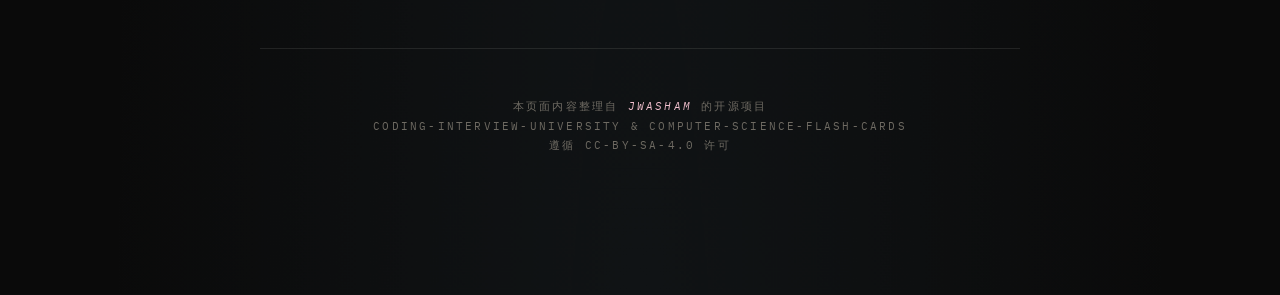
<file: cs.html>
<!DOCTYPE html>
<html lang="zh-CN">
<head>
  <meta charset="UTF-8">
  <meta name="viewport" content="width=device-width, initial-scale=1">
  <title>CS · 计算机科学知识体系</title>
  <link rel="icon" href="icon.png">
  <link rel="preconnect" href="https://fonts.googleapis.com">
  <link rel="preconnect" href="https://fonts.gstatic.com" crossorigin>
  <link href="https://fonts.googleapis.com/css2?family=Cormorant+Garamond:ital,wght@0,400;0,500;0,600;0,700;1,400;1,500;1,600;1,700&family=Fraunces:ital,opsz,wght@0,9..144,300..900;1,9..144,300..900&family=IBM+Plex+Mono:wght@300;400;500&display=swap" rel="stylesheet">
  <style>
    :root{
      --bg:#0a0a0a;
      --ink:#e8e4dd;
      --ink-dim:#c4bfb4;
      --ink-faint:#6e6a62;
      --accent:#f4c2d0;
      --link:#7ab4d8;
      --line:rgba(232,228,221,.10);
      --line-strong:rgba(232,228,221,.18);
      --green:#7ec9a0;
      --red:#e07a7a;
      --ease:cubic-bezier(.2,.8,.2,1);
    }
    html,body{background:var(--bg);color:var(--ink);margin:0;-webkit-font-smoothing:antialiased;-moz-osx-font-smoothing:grayscale}
    body{
      font-family:"Fraunces",serif;font-weight:500;font-size:16px;line-height:1.7;
      position:relative;overflow-x:hidden;
      background:
        radial-gradient(ellipse at 20% 10%, rgba(122,180,216,.12), transparent 55%),
        radial-gradient(ellipse at 85% 20%, rgba(244,194,208,.09), transparent 50%),
        radial-gradient(ellipse at 50% 110%, rgba(122,180,216,.06), transparent 60%),
        #0a0a0a;
    }
    .stars{position:fixed;inset:0;z-index:0;pointer-events:none;overflow:hidden}
    .stars .layer{position:absolute;inset:-20%}
    .stars .s1{
      background-image:
        radial-gradient(1px 1px at 20px 30px, #fff, transparent 60%),
        radial-gradient(1px 1px at 80px 120px, #fff, transparent 60%),
        radial-gradient(1.5px 1.5px at 150px 60px, #e0dcd4, transparent 60%),
        radial-gradient(1px 1px at 220px 180px, #fff, transparent 60%),
        radial-gradient(1px 1px at 300px 40px, #8fb9d6, transparent 60%),
        radial-gradient(1.5px 1.5px at 380px 220px, #fff, transparent 60%);
      background-size:540px 400px;opacity:.85
    }
    .stars .s2{
      background-image:
        radial-gradient(1.5px 1.5px at 40px 50px, #fff, transparent 60%),
        radial-gradient(2px 2px at 180px 140px, #fff, transparent 60%),
        radial-gradient(1.5px 1.5px at 320px 80px, #f4c2d0, transparent 60%),
        radial-gradient(2px 2px at 260px 240px, #8fb9d6, transparent 60%);
      background-size:620px 600px;opacity:.55
    }
    .stars .s3{
      background-image:
        radial-gradient(2.5px 2.5px at 100px 80px, #fff, transparent 60%),
        radial-gradient(3px 3px at 280px 180px, #8fb9d6, transparent 60%),
        radial-gradient(2.5px 2.5px at 460px 280px, #f4c2d0, transparent 60%);
      background-size:700px 800px;opacity:.45
    }

    .page{position:relative;z-index:1;padding:60px 28px 120px;max-width:760px;margin:0 auto}
    .back{
      font-family:"IBM Plex Mono",monospace;font-size:11px;letter-spacing:.2em;
      color:var(--ink-faint);text-decoration:none;text-transform:uppercase;
      display:inline-block;margin-bottom:60px;transition:color .3s ease
    }
    .back:hover{color:var(--accent)}

    .meta{
      font-family:"IBM Plex Mono",monospace;font-size:11px;letter-spacing:.25em;
      color:var(--ink-faint);text-transform:uppercase;margin-bottom:28px;
      display:flex;gap:18px;flex-wrap:wrap
    }
    .meta span{display:inline-flex;align-items:center;gap:8px}
    .meta span::before{content:"";width:4px;height:4px;border-radius:50%;background:var(--line-strong);display:inline-block}

    h1.title{
      font-family:"Fraunces",serif;font-weight:900;font-style:italic;
      font-size:clamp(44px,7vw,96px);line-height:1.02;letter-spacing:-.02em;
      margin:0 0 40px;color:var(--ink);
    }
    h1.title em{color:#f4c2d0;font-style:italic;font-family:"Cormorant Garamond",serif;font-weight:700}

    .lede{
      font-family:"Cormorant Garamond",serif;font-style:italic;font-weight:500;
      font-size:clamp(18px,2vw,24px);line-height:1.55;color:var(--ink-dim);
      margin-bottom:56px;border-left:2px solid var(--line);padding-left:24px
    }

    .divider{height:1px;background:var(--line);margin:40px 0}

    h2.sec-title{
      font-family:"IBM Plex Mono",monospace;font-size:10.5px;letter-spacing:.3em;
      color:var(--ink-faint);text-transform:uppercase;margin:56px 0 20px;font-weight:400
    }
    h2.sec-title::before{content:"— "}

    p.body{
      font-family:"Fraunces",serif;font-weight:400;
      font-size:clamp(16px,1.7vw,19px);line-height:1.75;
      color:var(--ink-dim);margin:0 0 20px;
      font-feature-settings:"onum","lnum"
    }
    p.body em{font-style:italic;color:#f4c2d0;font-weight:400}

    .kv{
      display:grid;grid-template-columns:140px 1fr;gap:14px 24px;
      font-family:"IBM Plex Mono",monospace;font-size:11.5px;letter-spacing:.1em;
      border-top:1px solid var(--line);border-bottom:1px solid var(--line);
      padding:28px 0;margin:32px 0 48px
    }
    .kv .k{color:var(--ink-faint);text-transform:uppercase}
    .kv .v{color:var(--ink);font-family:"Fraunces",serif;font-size:15px;letter-spacing:0}

    .quote-card{
      border:1px solid var(--line);padding:36px 32px;
      background:linear-gradient(180deg, rgba(244,194,208,.03), transparent 70%);
      margin:48px 0;text-align:center
    }
    .quote-card .q-text{
      font-family:"Cormorant Garamond",serif;font-style:italic;font-weight:500;
      font-size:clamp(18px,2vw,22px);line-height:1.55;color:var(--ink);
      margin:0 0 16px
    }
    .quote-card .q-src{
      font-family:"IBM Plex Mono",monospace;font-size:10.5px;letter-spacing:.24em;
      color:var(--ink-faint);text-transform:uppercase
    }

    .topic-grid{
      display:grid;grid-template-columns:repeat(3,1fr);gap:18px;margin:32px 0 48px
    }
    .topic-card{
      border:1px solid var(--line);
      padding:28px 22px 32px;
      background:linear-gradient(180deg, rgba(244,194,208,.03), transparent 70%);
      transition:border-color .35s var(--ease),transform .35s var(--ease),background .35s var(--ease);
      display:flex;flex-direction:column;gap:14px
    }
    .topic-card:hover{
      border-color:rgba(244,194,208,.3);
      transform:translateY(-3px);
      background:linear-gradient(180deg, rgba(244,194,208,.07), transparent 70%)
    }
    .topic-card .tc-num{
      font-family:"IBM Plex Mono",monospace;font-size:9.5px;letter-spacing:.22em;
      color:var(--accent);text-transform:uppercase
    }
    .topic-card h4{
      font-family:"Cormorant Garamond",serif;font-style:italic;font-weight:600;
      font-size:clamp(20px,2.2vw,28px);line-height:1.15;letter-spacing:-.01em;
      color:var(--ink);margin:0
    }
    .topic-card .tc-items{
      font-family:"Fraunces",serif;font-weight:400;font-size:13px;line-height:1.8;
      color:var(--ink-dim);margin:0
    }
    .topic-card .tc-items em{font-style:italic;color:var(--accent)}

    .step-list{
      list-style:none;padding:0;margin:24px 0 48px;counter-reset:step
    }
    .step-list li{
      counter-increment:step;
      display:flex;gap:20px;padding:20px 0;
      border-bottom:1px solid var(--line);
      align-items:baseline
    }
    .step-list li::before{
      content:"0" counter(step);
      font-family:"IBM Plex Mono",monospace;font-size:11px;letter-spacing:.2em;
      color:var(--accent);flex-shrink:0;min-width:28px
    }
    .step-list li .step-body{
      font-family:"Fraunces",serif;font-weight:400;font-size:15px;line-height:1.65;
      color:var(--ink-dim)
    }
    .step-list li .step-body strong{color:var(--ink);font-weight:600}
    .step-list li .step-body em{font-style:italic;color:var(--accent)}

    .link-list{
      display:flex;flex-direction:column;gap:14px;margin:24px 0 48px
    }
    .link-item{
      display:flex;gap:18px;align-items:center;
      padding:18px 22px;
      border:1px solid var(--line);
      text-decoration:none;color:inherit;
      transition:border-color .3s var(--ease),background .3s var(--ease),transform .3s var(--ease)
    }
    .link-item:hover{
      border-color:rgba(244,194,208,.25);
      background:rgba(244,194,208,.04);
      transform:translateX(4px)
    }
    .link-item .li-ico{
      width:40px;height:40px;flex:0 0 40px;
      display:flex;align-items:center;justify-content:center;
      background:var(--accent);color:#1a1018;
      font-size:16px;font-weight:700;
      font-family:"Cormorant Garamond",serif;
      border-radius:8px
    }
    .link-item .li-text{flex:1}
    .link-item .li-name{
      font-size:15px;color:var(--ink);font-weight:500;margin-bottom:3px
    }
    .link-item .li-desc{
      font-size:12.5px;color:var(--ink-faint);
      font-family:"IBM Plex Mono",monospace
    }
    .link-item .li-arrow{
      font-family:"IBM Plex Mono",monospace;font-size:13px;color:var(--ink-faint);
      transition:color .3s var(--ease)
    }
    .link-item:hover .li-arrow{color:var(--accent)}

    /* ====== FLASH CARD SYSTEM ====== */
    .fc-wrapper{
      margin:40px 0 56px;
      border:1px solid var(--line);
      background:linear-gradient(180deg, rgba(244,194,208,.025), transparent 50%);
      padding:0
    }
    .fc-topbar{
      display:flex;align-items:center;justify-content:space-between;
      padding:16px 20px;
      border-bottom:1px solid var(--line);
      flex-wrap:wrap;gap:10px
    }
    .fc-topbar .fc-brand{
      font-family:"IBM Plex Mono",monospace;font-size:10px;letter-spacing:.28em;
      color:var(--accent);text-transform:uppercase
    }
    .fc-topbar .fc-actions{
      display:flex;gap:8px;align-items:center;flex-wrap:wrap
    }
    .fc-btn{
      font-family:"IBM Plex Mono",monospace;font-size:10px;letter-spacing:.15em;
      padding:6px 14px;border:1px solid var(--line-strong);
      background:transparent;color:var(--ink-faint);
      cursor:pointer;transition:all .25s var(--ease);
      text-transform:uppercase
    }
    .fc-btn:hover{color:var(--ink);border-color:var(--ink-dim)}
    .fc-btn.active{color:var(--accent);border-color:var(--accent)}
    .fc-btn.green:hover{color:var(--green);border-color:var(--green)}
    .fc-btn.red:hover{color:var(--red);border-color:var(--red)}

    .fc-tabs{
      display:flex;flex-wrap:wrap;gap:4px;
      padding:12px 20px;border-bottom:1px solid var(--line)
    }
    .fc-tab{
      font-family:"IBM Plex Mono",monospace;font-size:9.5px;letter-spacing:.12em;
      padding:5px 12px;border:1px solid transparent;
      background:transparent;color:var(--ink-faint);
      cursor:pointer;transition:all .25s var(--ease);
      text-transform:uppercase;white-space:nowrap
    }
    .fc-tab:hover{color:var(--ink-dim);border-color:var(--line)}
    .fc-tab.active{color:var(--accent);border-color:var(--accent);background:rgba(244,194,208,.06)}
    .fc-tab .count{font-size:8.5px;color:var(--ink-faint);margin-left:4px}

    .fc-progress-wrap{
      padding:12px 20px;border-bottom:1px solid var(--line);
      display:flex;gap:12px;align-items:center
    }
    .fc-progress-bar{
      flex:1;height:3px;background:var(--line);
      border-radius:3px;overflow:hidden
    }
    .fc-progress-bar .fc-progress-fill{
      height:100%;background:var(--green);
      border-radius:3px;transition:width .4s var(--ease)
    }
    .fc-progress-text{
      font-family:"IBM Plex Mono",monospace;font-size:9.5px;letter-spacing:.1em;
      color:var(--ink-faint);white-space:nowrap
    }

    .fc-card-stage{
      padding:32px 24px;display:flex;flex-direction:column;align-items:center;
      min-height:280px;justify-content:center
    }
    .fc-card{
      width:100%;max-width:600px;
      min-height:200px;
      perspective:1000px;
      cursor:pointer
    }
    .fc-card-inner{
      position:relative;width:100%;min-height:200px;
      transition:transform .5s cubic-bezier(.4,0,.2,1);
      transform-style:preserve-3d
    }
    .fc-card.flipped .fc-card-inner{
      transform:rotateY(180deg)
    }
    .fc-card-face{
      position:absolute;inset:0;
      backface-visibility:hidden;
      border:1px solid var(--line);
      padding:32px 28px;
      display:flex;flex-direction:column;align-items:center;
      justify-content:center;text-align:center;
      background:rgba(10,10,10,.95)
    }
    .fc-card-front{
      background:linear-gradient(135deg, rgba(244,194,208,.04), rgba(122,180,216,.04))
    }
    .fc-card-back{
      transform:rotateY(180deg);
      background:linear-gradient(135deg, rgba(122,180,216,.05), rgba(244,194,208,.03))
    }
    .fc-card-face .fc-card-label{
      font-family:"IBM Plex Mono",monospace;font-size:9px;letter-spacing:.25em;
      color:var(--ink-faint);text-transform:uppercase;margin-bottom:20px
    }
    .fc-card-face .fc-card-content{
      font-family:"Fraunces",serif;font-weight:400;
      font-size:clamp(16px,1.8vw,20px);line-height:1.65;
      color:var(--ink);word-break:break-word
    }
    .fc-card-face .fc-card-content code{
      font-family:"IBM Plex Mono",monospace;font-size:.85em;
      background:rgba(232,228,221,.06);padding:1px 6px;
      border-radius:3px;color:var(--link)
    }
    .fc-card-face .fc-card-content pre{
      text-align:left;white-space:pre-wrap;
      font-family:"IBM Plex Mono",monospace;font-size:13px;
      line-height:1.5;color:var(--link);margin:0
    }
    .fc-card-hint{
      font-family:"IBM Plex Mono",monospace;font-size:8.5px;letter-spacing:.2em;
      color:var(--ink-faint);text-transform:uppercase;margin-top:16px;
      opacity:.5
    }

    .fc-nav{
      display:flex;justify-content:center;align-items:center;
      gap:12px;padding:16px 20px;
      border-top:1px solid var(--line)
    }
    .fc-nav-btn{
      font-family:"IBM Plex Mono",monospace;font-size:10px;letter-spacing:.15em;
      padding:8px 20px;border:1px solid var(--line-strong);
      background:transparent;color:var(--ink-dim);
      cursor:pointer;transition:all .25s var(--ease);
      text-transform:uppercase
    }
    .fc-nav-btn:hover:not(:disabled){
      color:var(--ink);border-color:var(--ink-dim)
    }
    .fc-nav-btn:disabled{
      opacity:.25;cursor:not-allowed
    }
    .fc-nav-btn.know{color:var(--green);border-color:rgba(126,201,160,.3)}
    .fc-nav-btn.know:hover{background:rgba(126,201,160,.08);border-color:var(--green)}
    .fc-nav-btn.dunno{color:var(--red);border-color:rgba(224,122,122,.3)}
    .fc-nav-btn.dunno:hover{background:rgba(224,122,122,.08);border-color:var(--red)}
    .fc-nav-counter{
      font-family:"IBM Plex Mono",monospace;font-size:10px;letter-spacing:.15em;
      color:var(--ink-faint);min-width:80px;text-align:center
    }

    .fc-empty{
      text-align:center;padding:40px;
      font-family:"IBM Plex Mono",monospace;font-size:11px;
      color:var(--ink-faint);letter-spacing:.15em
    }

    .loading-dots{
      display:flex;gap:8px;justify-content:center;padding:60px 0
    }
    .loading-dots span{
      width:6px;height:6px;border-radius:50%;background:var(--accent);
      animation:dotPulse 1.4s ease-in-out infinite
    }
    .loading-dots span:nth-child(2){animation-delay:.2s}
    .loading-dots span:nth-child(3){animation-delay:.4s}
    @keyframes dotPulse{0%,80%,100%{opacity:.2;transform:scale(.8)}40%{opacity:1;transform:scale(1)}}

    .reveal{opacity:0;transform:translateY(12px);transition:opacity .9s ease,transform .9s cubic-bezier(.2,.8,.2,1)}
    .reveal.in{opacity:1;transform:none}

    @media (max-width:680px){
      .topic-grid{grid-template-columns:1fr;gap:12px}
      .topic-card{padding:22px 18px 26px}
      .kv{grid-template-columns:110px 1fr;gap:10px 16px;padding:20px 0}
      .page{padding:40px 18px 80px}
      .fc-card-stage{padding:24px 12px;min-height:240px}
      .fc-card-face{padding:24px 16px}
      .fc-tabs{gap:2px;padding:10px 12px}
      .fc-tab{padding:4px 8px;font-size:8.5px}
      .fc-topbar{padding:12px 14px}
      .fc-nav{gap:8px;padding:12px}
      .fc-nav-btn{padding:6px 14px;font-size:9px}
    }
  </style>
</head>
<body>
  <div class="stars" aria-hidden="true">
    <div class="layer s1"></div>
    <div class="layer s2"></div>
    <div class="layer s3"></div>
  </div>
  <main class="page">
    <a class="back" href="index.html">← 返回 / Back</a>
    <div class="meta reveal"><span>CS</span><span>计算机科学知识体系</span><span>Inspired by jwasham</span></div>
    <h1 class="title reveal">计算机科学<br><em>知识体系</em></h1>

    <p class="lede reveal">一套从零到软件工程师的完整自学路线——<br>受 John Washam 的 Coding Interview University 启发，<br>结合间隔重复与记忆卡片，把知识真正刻进长期记忆。</p>

    <div class="divider reveal"></div>

    <!-- ====== FLASH CARD SECTION ====== -->
    <h2 class="sec-title reveal">记忆卡片 / Flash Cards</h2>
    <p class="body reveal">以下是从 jwasham 的 <em>computer-science-flash-cards</em> 项目中提取的 <em>1,228 张</em>记忆卡片，涵盖 14 个计算机科学领域。点击卡片翻转查看答案，标记「知道」或「不知道」。进度会自动保存在你的浏览器中。</p>

    <div class="fc-wrapper reveal" id="fc-app">
      <div class="loading-dots"><span></span><span></span><span></span></div>
    </div>

    <div class="divider reveal"></div>

    <h2 class="sec-title reveal">起源 / Origin</h2>
    <p class="body reveal">John Washam（GitHub: <em>jwasham</em>）是一个没有计算机科学学位的人。他花了 <em>8 个月</em> 全职自学，最终拿到了 Amazon 的软件工程师 offer。他将自己的学习计划开源在 GitHub 上，成为 GitHub 上最受欢迎的 CS 自学路线图之一。</p>
    <p class="body reveal">他的核心方法论只有四个字：<em>间隔重复</em>（Spaced Repetition）。他制作了 1,792 张电子记忆卡，在超市排队、公交车上、任何碎片时间里反复复习。一张卡片回答正确还不够——需要在一段时间内<em>多次正确</em>，才会标记为「已掌握」。</p>

    <div class="quote-card reveal">
      <div class="q-text">「 You need to successfully recall the same information<br>multiple times over increasing intervals<br>to properly commit it to long-term memory. 」</div>
      <div class="q-src">— John Washam, Coding Interview University</div>
    </div>

    <div class="divider reveal"></div>

    <h2 class="sec-title reveal">知识图谱 / CS Knowledge Map</h2>
    <p class="body reveal">以下是计算机科学面试需要掌握的核心知识领域。每一个主题都值得花几天甚至几周深入学习。</p>

    <div class="topic-grid reveal">
      <div class="topic-card">
        <div class="tc-num">01 / 基础</div>
        <h4>算法复杂度</h4>
        <div class="tc-items">
          <em>大O表示法</em><br>
          时间复杂度<br>
          空间复杂度<br>
          主定理<br>
          摊销分析
        </div>
      </div>
      <div class="topic-card">
        <div class="tc-num">02 / 结构</div>
        <h4>数据结构</h4>
        <div class="tc-items">
          <em>数组 & 链表</em><br>
          栈 & 队列<br>
          哈希表<br>
          树 & 图<br>
          堆 & 字典树
        </div>
      </div>
      <div class="topic-card">
        <div class="tc-num">03 / 算法</div>
        <h4>核心算法</h4>
        <div class="tc-items">
          <em>排序 & 搜索</em><br>
          递归 & 动态规划<br>
          贪心 & 分治<br>
          回溯 & BFS/DFS<br>
          位运算 & 数学
        </div>
      </div>
      <div class="topic-card">
        <div class="tc-num">04 / 系统</div>
        <h4>系统设计</h4>
        <div class="tc-items">
          <em>可扩展性</em><br>
          负载均衡<br>
          缓存策略<br>
          数据库分片<br>
          CAP 定理
        </div>
      </div>
      <div class="topic-card">
        <div class="tc-num">05 / 底层</div>
        <h4>计算机基础</h4>
        <div class="tc-items">
          <em>操作系统</em><br>
          内存管理<br>
          进程 & 线程<br>
          网络协议<br>
          编译原理
        </div>
      </div>
      <div class="topic-card">
        <div class="tc-num">06 / 实践</div>
        <h4>编程练习</h4>
        <div class="tc-items">
          <em>LeetCode</em><br>
          白板编码<br>
          口头表达思路<br>
          测试用例设计<br>
          代码审查
        </div>
      </div>
    </div>

    <div class="divider reveal"></div>

    <h2 class="sec-title reveal">间隔重复 / Spaced Repetition</h2>
    <p class="body reveal"><em>看过不等于记住。</em> 人的遗忘曲线是陡峭的——24 小时内遗忘 50%，一周后遗忘 70%。间隔重复是唯一被科学证明能对抗遗忘的学习方法。</p>
    <p class="body reveal">核心原则：</p>
    <ol class="step-list reveal">
      <li>
        <div class="step-body"><strong>制作记忆卡片</strong>——每张卡片只包含一个概念。正面是问题，背面是答案。自己制作卡片的过程本身就是一次学习。</div>
      </li>
      <li>
        <div class="step-body"><strong>每天复习</strong>——每天花 5-10 分钟翻看卡片。不需要大块时间，排队、等车、吃饭前都可以。</div>
      </li>
      <li>
        <div class="step-body"><strong>间隔递增</strong>——答对的卡片，下次复习间隔延长；答错的卡片，回到短间隔重新开始。典型的间隔：<em>1天 → 3天 → 7天 → 14天 → 30天 → 90天</em></div>
      </li>
      <li>
        <div class="step-body"><strong>多次确认</strong>——不要一次答对就标记「已掌握」。需要多次在不同时间点正确回答，才算真正内化。</div>
      </li>
      <li>
        <div class="step-body"><strong>在上下文中学习</strong>——不只是背卡片，还要动手写代码。每学完一个主题，立刻做 2-3 道相关的编程题。</div>
      </li>
    </ol>

    <div class="quote-card reveal">
      <div class="q-text">「 在学习这些内容的过程中不断做问题，<br>而不是之后。<br>你被雇佣的不是因为你的知识，<br>而是因为你知道如何应用这些知识。 」</div>
      <div class="q-src">— jwasham, Coding Interview University</div>
    </div>

    <div class="divider reveal"></div>

    <h2 class="sec-title reveal">学习计划 / Study Plan</h2>
    <p class="body reveal">Jwasham 的原始计划是一个 <em>多个月的全职学习路线</em>。如果你无法全职投入，可以将它拆解为更长的周期。以下是建议的学习节奏：</p>

    <div class="kv reveal">
      <div class="k">阶段一</div><div class="v">算法复杂度 & 数据结构基础（2-3 周）</div>
      <div class="k">阶段二</div><div class="v">排序、搜索、递归（2-3 周）</div>
      <div class="k">阶段三</div><div class="v">树、图、动态规划（3-4 周）</div>
      <div class="k">阶段四</div><div class="v">系统设计 & 操作系统（2-3 周）</div>
      <div class="k">阶段五</div><div class="v">面向对象编程 & 设计模式（1-2 周）</div>
      <div class="k">阶段六</div><div class="v">网络、数据库、安全（2-3 周）</div>
      <div class="k">阶段七</div><div class="v">模拟面试 & 综合复习（2-4 周）</div>
    </div>

    <p class="body reveal">每天的学习流程：<em>看视频/阅读 → 做笔记 → 制作记忆卡片 → 写代码实现 → 做编程题</em>。每天结束时花 5 分钟翻看当天的卡片。</p>

    <div class="divider reveal"></div>

    <h2 class="sec-title reveal">推荐工具 / Tools</h2>
    <p class="body reveal">以下工具和平台可以帮助你实践间隔重复和编程练习：</p>

    <div class="link-list reveal">
      <a class="link-item" href="https://apps.ankiweb.net/" target="_blank" rel="noopener">
        <div class="li-ico">A</div>
        <div class="li-text">
          <div class="li-name">Anki</div>
          <div class="li-desc">开源间隔重复记忆软件，支持多平台，云端同步</div>
        </div>
        <span class="li-arrow">→</span>
      </a>
      <a class="link-item" href="https://github.com/jwasham/computer-science-flash-cards" target="_blank" rel="noopener">
        <div class="li-ico">F</div>
        <div class="li-text">
          <div class="li-name">CS Flash Cards</div>
          <div class="li-desc">jwasham 的计算机科学记忆卡片项目（含 1200+ 卡片）</div>
        </div>
        <span class="li-arrow">→</span>
      </a>
      <a class="link-item" href="https://github.com/jwasham/coding-interview-university" target="_blank" rel="noopener">
        <div class="li-ico">U</div>
        <div class="li-text">
          <div class="li-name">Coding Interview University</div>
          <div class="li-desc">完整的软件工程师面试自学路线图</div>
        </div>
        <span class="li-arrow">→</span>
      </a>
      <a class="link-item" href="https://leetcode.com/" target="_blank" rel="noopener">
        <div class="li-ico">L</div>
        <div class="li-text">
          <div class="li-name">LeetCode</div>
          <div class="li-desc">最受欢迎的算法练习平台，含数千道编程题</div>
        </div>
        <span class="li-arrow">→</span>
      </a>
      <a class="link-item" href="https://startupnextdoor.com/retaining-computer-science-knowledge/" target="_blank" rel="noopener">
        <div class="li-ico">R</div>
        <div class="li-text">
          <div class="li-name">Retaining CS Knowledge</div>
          <div class="li-desc">jwasham 关于如何保持计算机科学知识的博客文章</div>
        </div>
        <span class="li-arrow">→</span>
      </a>
    </div>

    <div class="divider reveal"></div>

    <h2 class="sec-title reveal">常见错误 / Common Mistakes</h2>
    <p class="body reveal">Jwasham 在回顾自己的学习历程时，总结了几个关键教训：</p>
    <p class="body reveal"><em>1. 你不可能记住所有东西。</em> 看了数小时的视频和笔记，几个月后大部分都忘了。记忆卡片是唯一的解决方案。</p>
    <p class="body reveal"><em>2. 不要用别人的记忆卡片。</em> 制作卡片的过程本身就是学习。别人的卡片包含太多你不需要的细枝末节。</p>
    <p class="body reveal"><em>3. 在学习过程中做编程题。</em> 不要等到学完所有知识点才开始做题。每学完一个主题，立刻做 2-3 道相关的题目。</p>
    <p class="body reveal"><em>4. 专注。</em> 学习过程中会有很多干扰。放点纯音乐，关掉手机通知，每天保持固定的学习时间。</p>

    <div class="quote-card reveal">
      <div class="q-text">「 我不是天才。<br>我只是花了比别人更多的时间<br>在正确的方法上。 」</div>
      <div class="q-src">— John Washam</div>
    </div>

    <div class="divider reveal"></div>

    <h2 class="sec-title reveal">延伸阅读 / Further Reading</h2>
    <p class="body reveal">以下书籍是 jwasham 推荐的核心参考书目：</p>

    <div class="kv reveal">
      <div class="k">算法</div><div class="v">《算法导论》CLRS / 《算法》Sedgewick</div>
      <div class="k">面试</div><div class="v">《Cracking the Coding Interview》第6版</div>
      <div class="k">设计</div><div class="v">《Designing Data-Intensive Applications》</div>
      <div class="k">系统</div><div class="v">《Computer Systems: A Programmer's Perspective》</div>
      <div class="k">网络</div><div class="v">《Computer Networking: A Top-Down Approach》</div>
      <div class="k">C++</div><div class="v">《C++数据结构与算法》Goodrich / Tamassia</div>
    </div>

    <div class="divider reveal"></div>

    <p class="body reveal" style="text-align:center;margin-top:48px;color:var(--ink-faint);font-family:'IBM Plex Mono',monospace;font-size:11px;letter-spacing:.2em;text-transform:uppercase">
      本页面内容整理自 <em>jwasham</em> 的开源项目<br>
      coding-interview-university & computer-science-flash-cards<br>
      遵循 CC-BY-SA-4.0 许可
    </p>
  </main>

  <script>
    // ========== REVEAL ON SCROLL ==========
    var els = document.querySelectorAll('.reveal');
    var io = new IntersectionObserver(function(entries) {
      entries.forEach(function(e) {
        if (e.isIntersecting) { e.target.classList.add('in'); io.unobserve(e.target); }
      });
    }, { rootMargin: '0px 0px -10% 0px', threshold: 0.02 });
    els.forEach(function(el) { io.observe(el); });

    // ========== FLASH CARD APP ==========
    (function() {
      var wrapper = document.getElementById('fc-app');
      if (!wrapper) return;

      var STORAGE_KEY = 'cs_flashcards_progress';
      var allCards = [];
      var currentCategory = 'all';
      var currentIndex = 0;
      var progress = {}; // { cardId: 'known'|'unknown'|null }

      function loadProgress() {
        try {
          var raw = localStorage.getItem(STORAGE_KEY);
          progress = raw ? JSON.parse(raw) : {};
        } catch(e) {
          progress = {};
        }
      }

      function saveProgress() {
        try {
          localStorage.setItem(STORAGE_KEY, JSON.stringify(progress));
        } catch(e) {}
      }

      function filterCards() {
        if (currentCategory === 'all') return allCards;
        return allCards.filter(function(c) { return c.cat === currentCategory; });
      }

      function getCategoryStats() {
        var stats = { all: { total: allCards.length, known: 0 } };
        allCards.forEach(function(c) {
          if (!stats[c.cat]) stats[c.cat] = { total: 0, known: 0 };
          stats[c.cat].total++;
          if (progress[c.id] === 'known') {
            stats[c.cat].known++;
            stats.all.known++;
          }
        });
        return stats;
      }

      function buildUI() {
        var cats = {}, catOrder = [];
        allCards.forEach(function(c) {
          if (!cats[c.cat]) { cats[c.cat] = c.catName; catOrder.push(c.cat); }
        });

        var stats = getCategoryStats();

        var tabsHtml = '<button class="fc-tab active" data-cat="all">ALL<span class="count">' + stats.all.total + '</span></button>';
        catOrder.forEach(function(key) {
          tabsHtml += '<button class="fc-tab" data-cat="' + key + '">' + cats[key] + '<span class="count">' + stats[key].total + '</span></button>';
        });

        var progressPercent = stats.all.total > 0 ? Math.round(stats.all.known / stats.all.total * 100) : 0;

        wrapper.innerHTML =
          '<div class="fc-topbar">' +
            '<span class="fc-brand">⚡ Jwasham CS Flash Cards</span>' +
            '<div class="fc-actions">' +
              '<button class="fc-btn" id="fc-shuffle" title="随机打乱">Shuffle</button>' +
              '<button class="fc-btn red" id="fc-reset" title="重置所有进度">Reset</button>' +
            '</div>' +
          '</div>' +
          '<div class="fc-tabs" id="fc-tabs">' + tabsHtml + '</div>' +
          '<div class="fc-progress-wrap">' +
            '<div class="fc-progress-bar"><div class="fc-progress-fill" style="width:' + progressPercent + '%"></div></div>' +
            '<span class="fc-progress-text">' + stats.all.known + '/' + stats.all.total + '</span>' +
          '</div>' +
          '<div class="fc-card-stage" id="fc-stage"></div>' +
          '<div class="fc-nav" id="fc-nav"></div>';

        document.getElementById('fc-tabs').addEventListener('click', function(e) {
          var tab = e.target.closest('.fc-tab');
          if (!tab) return;
          currentCategory = tab.dataset.cat;
          currentIndex = 0;
          renderTab();
          renderCard();
        });

        document.getElementById('fc-shuffle').addEventListener('click', shuffle);
        document.getElementById('fc-reset').addEventListener('click', resetProgress);

        renderCard();
      }

      function renderTab() {
        var tabs = document.querySelectorAll('.fc-tab');
        tabs.forEach(function(t) {
          t.classList.toggle('active', t.dataset.cat === currentCategory);
        });
      }

      function renderCard() {
        var cards = filterCards();
        var stage = document.getElementById('fc-stage');
        var nav = document.getElementById('fc-nav');
        if (!stage || !nav) return;

        if (cards.length === 0) {
          stage.innerHTML = '<div class="fc-empty">该分类暂无卡片</div>';
          nav.innerHTML = '';
          return;
        }

        if (currentIndex >= cards.length) currentIndex = 0;
        if (currentIndex < 0) currentIndex = cards.length - 1;

        var card = cards[currentIndex];
        var isKnown = progress[card.id] === 'known';

        var backHtml = card.back
          .replace(/&/g, '&amp;').replace(/</g, '&lt;').replace(/>/g, '&gt;')
          .replace(/```(\w*)\n?([\s\S]*?)```/g, function(m, lang, code) {
            return '<pre><code>' + code.trim() + '</code></pre>';
          });

        stage.innerHTML =
          '<div class="fc-card" id="fc-card" onclick="document.getElementById(\'fc-card\').classList.toggle(\'flipped\')">' +
            '<div class="fc-card-inner">' +
              '<div class="fc-card-face fc-card-front">' +
                '<div class="fc-card-label">Question</div>' +
                '<div class="fc-card-content">' + card.front + '</div>' +
                '<div class="fc-card-hint">Click to flip · 点击翻转</div>' +
              '</div>' +
              '<div class="fc-card-face fc-card-back">' +
                '<div class="fc-card-label">Answer</div>' +
                '<div class="fc-card-content">' + backHtml + '</div>' +
              '</div>' +
            '</div>' +
          '</div>';

        var stats = getCategoryStats();
        var catStats = stats[currentCategory] || stats.all;
        var progressPercent = catStats.total > 0 ? Math.round(catStats.known / catStats.total * 100) : 0;
        var progressFill = document.querySelector('.fc-progress-fill');
        var progressText = document.querySelector('.fc-progress-text');
        if (progressFill) progressFill.style.width = progressPercent + '%';
        if (progressText) progressText.textContent = catStats.known + '/' + catStats.total;

        nav.innerHTML =
          '<button class="fc-nav-btn" id="fc-prev" ' + (currentIndex === 0 ? 'disabled' : '') + '>← Prev</button>' +
          '<button class="fc-nav-btn dunno" id="fc-dunno">Don\'t Know</button>' +
          '<span class="fc-nav-counter">' + (currentIndex + 1) + ' / ' + cards.length + '</span>' +
          '<button class="fc-nav-btn know" id="fc-know">' + (isKnown ? '✓ Known' : 'I Know') + '</button>' +
          '<button class="fc-nav-btn" id="fc-next" ' + (currentIndex === cards.length - 1 ? 'disabled' : '') + '>Next →</button>';

        var prevBtn = document.getElementById('fc-prev');
        var nextBtn = document.getElementById('fc-next');
        var knowBtn = document.getElementById('fc-know');
        var dunnoBtn = document.getElementById('fc-dunno');

        if (prevBtn) prevBtn.addEventListener('click', function() { navigate(-1); });
        if (nextBtn) nextBtn.addEventListener('click', function() { navigate(1); });
        if (knowBtn) knowBtn.addEventListener('click', function() { markKnown(true); });
        if (dunnoBtn) dunnoBtn.addEventListener('click', function() { markKnown(false); });
      }

      function navigate(dir) {
        var cards = filterCards();
        currentIndex += dir;
        if (currentIndex < 0) currentIndex = cards.length - 1;
        if (currentIndex >= cards.length) currentIndex = 0;
        renderCard();
      }

      function markKnown(known) {
        var cards = filterCards();
        if (cards.length === 0) return;
        var card = cards[currentIndex];
        progress[card.id] = known ? 'known' : 'unknown';
        saveProgress();
        renderCard();
      }

      function shuffle() {
        var cards = filterCards();
        for (var i = cards.length - 1; i > 0; i--) {
          var j = Math.floor(Math.random() * (i + 1));
          var tmp = cards[i];
          cards[i] = cards[j];
          cards[j] = tmp;
        }
        var catCards = allCards.filter(function(c) { return currentCategory === 'all' || c.cat === currentCategory; });
        for (var k = 0; k < catCards.length; k++) {
          catCards[k] = cards[k];
        }
        currentIndex = 0;
        renderCard();
      }

      function resetProgress() {
        if (!confirm('确定要重置所有卡片的学习进度吗？此操作不可撤销。')) return;
        progress = {};
        saveProgress();
        currentIndex = 0;
        renderCard();
      }

      // Keyboard shortcuts
      document.addEventListener('keydown', function(e) {
        if (e.target.tagName === 'INPUT' || e.target.tagName === 'TEXTAREA') return;
        var cards = filterCards();
        if (cards.length === 0) return;
        switch(e.key) {
          case ' ': case 'Space':
            e.preventDefault();
            var cardEl = document.getElementById('fc-card');
            if (cardEl) cardEl.classList.toggle('flipped');
            break;
          case 'ArrowLeft':
            e.preventDefault();
            if (currentIndex > 0) navigate(-1);
            break;
          case 'ArrowRight':
            e.preventDefault();
            if (currentIndex < cards.length - 1) navigate(1);
            break;
          case '1': case 'k':
            e.preventDefault();
            markKnown(true);
            break;
          case '2': case 'd':
            e.preventDefault();
            markKnown(false);
            break;
          case 'r':
            e.preventDefault();
            shuffle();
            break;
        }
      });

      // Load data and init
      loadProgress();
      fetch('cards_data.json')
        .then(function(r) { return r.json(); })
        .then(function(data) {
          allCards = data;
          buildUI();
        })
        .catch(function() {
          wrapper.innerHTML = '<div class="fc-empty">卡片数据加载失败。请确保 cards_data.json 文件存在于同一目录下。</div>';
        });
    })();
  </script>
</body>
</html>
</file>
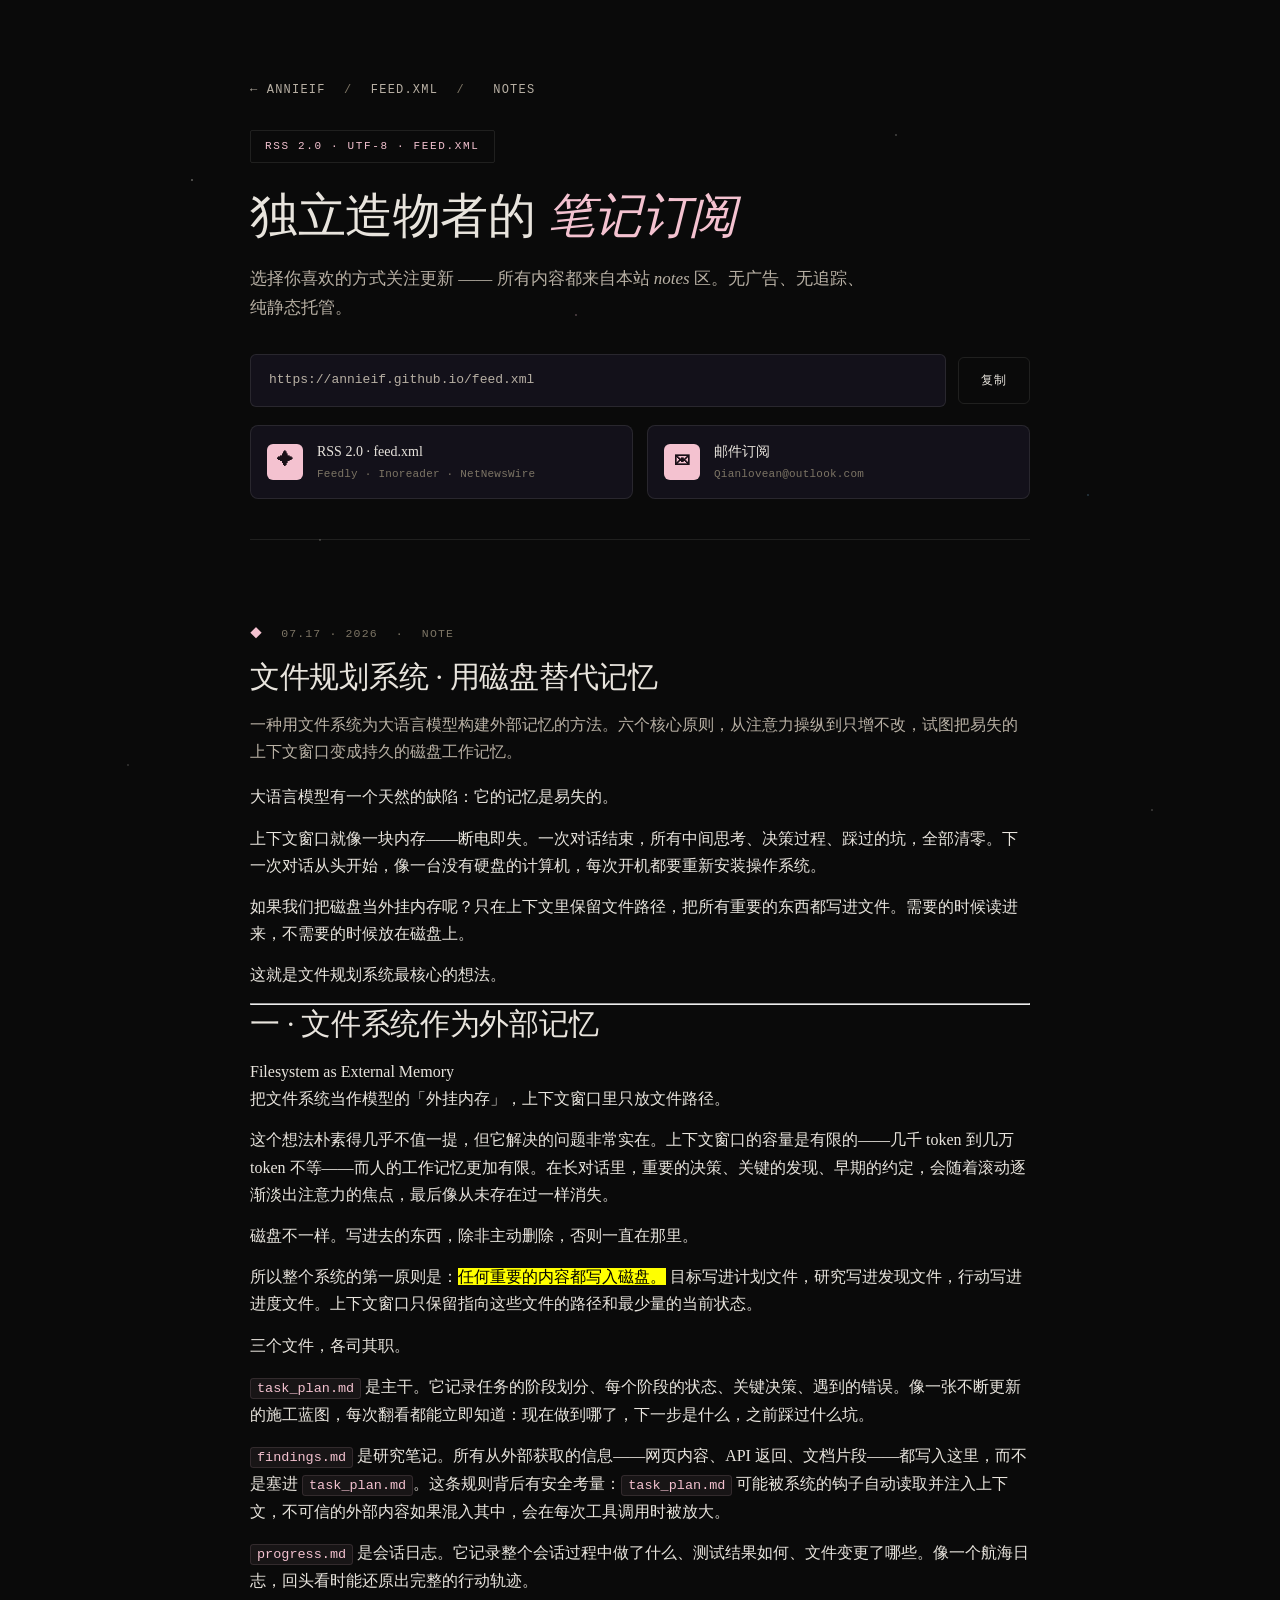
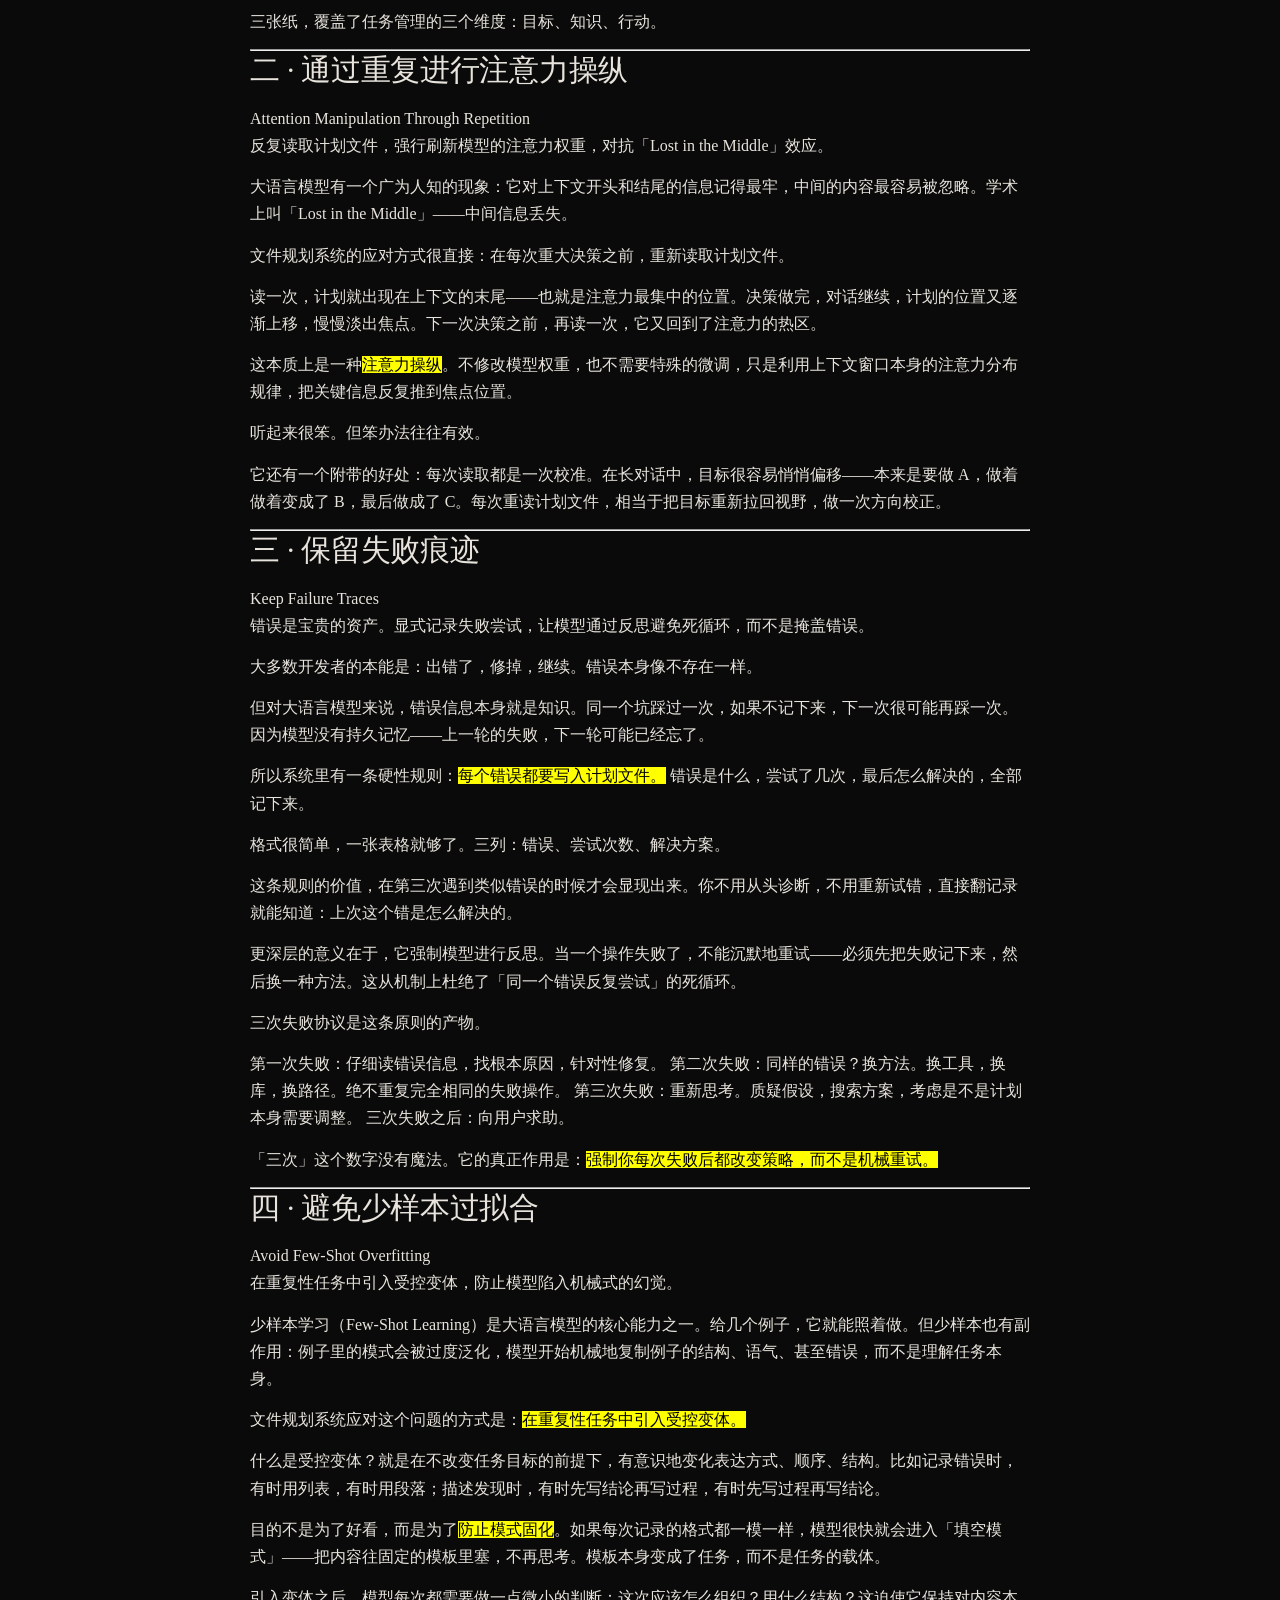
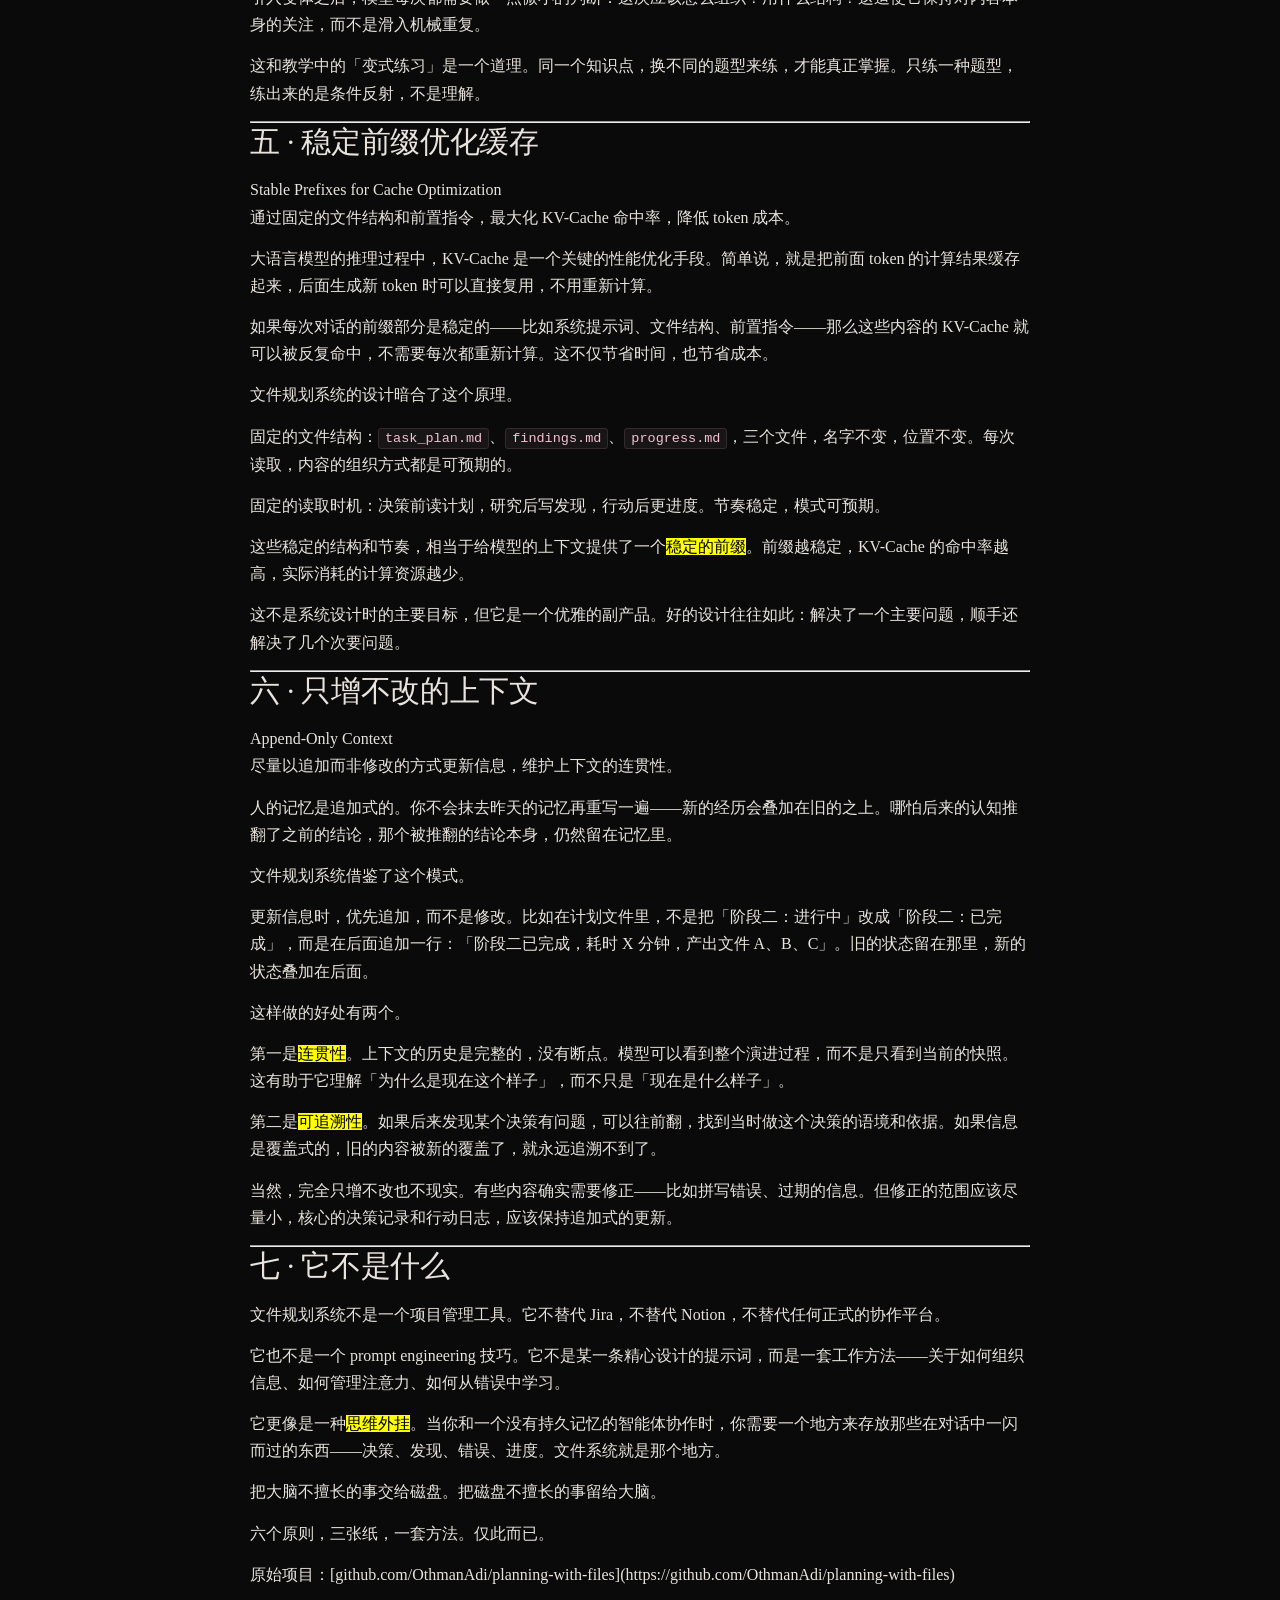
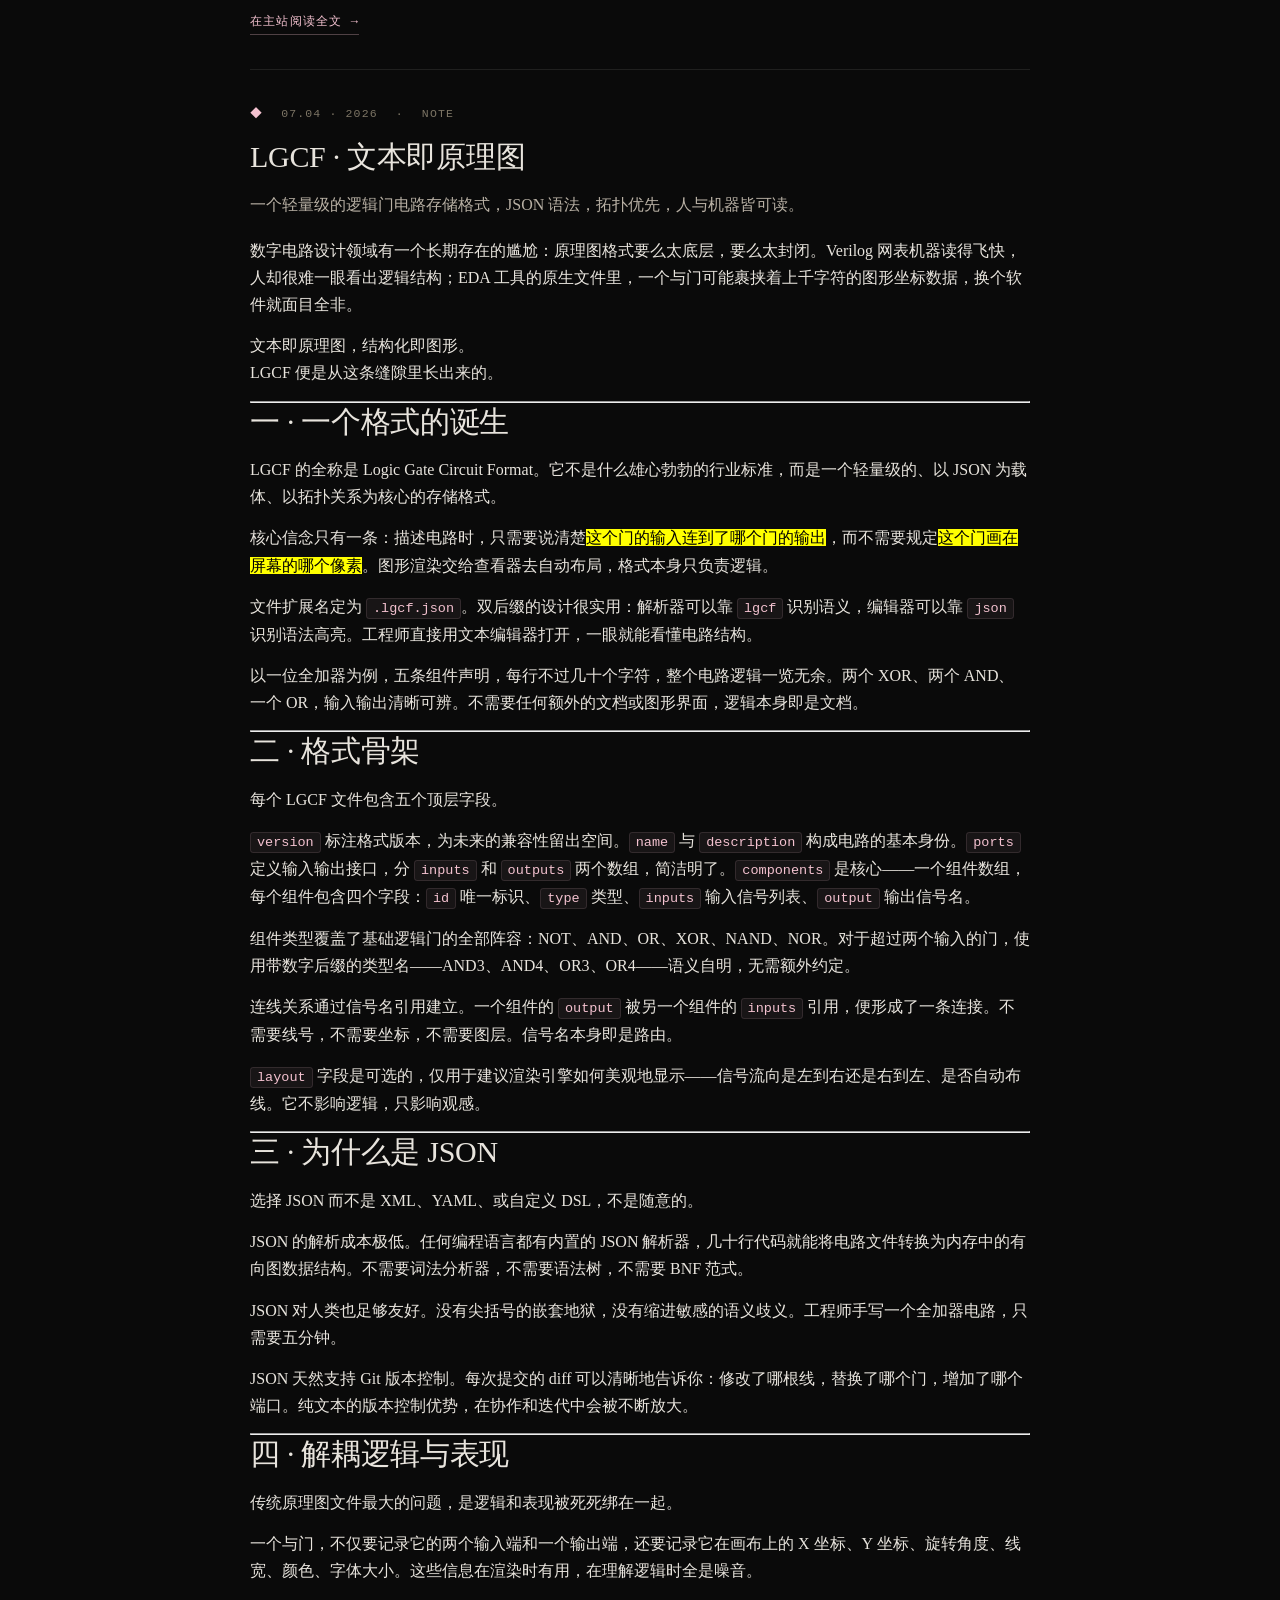
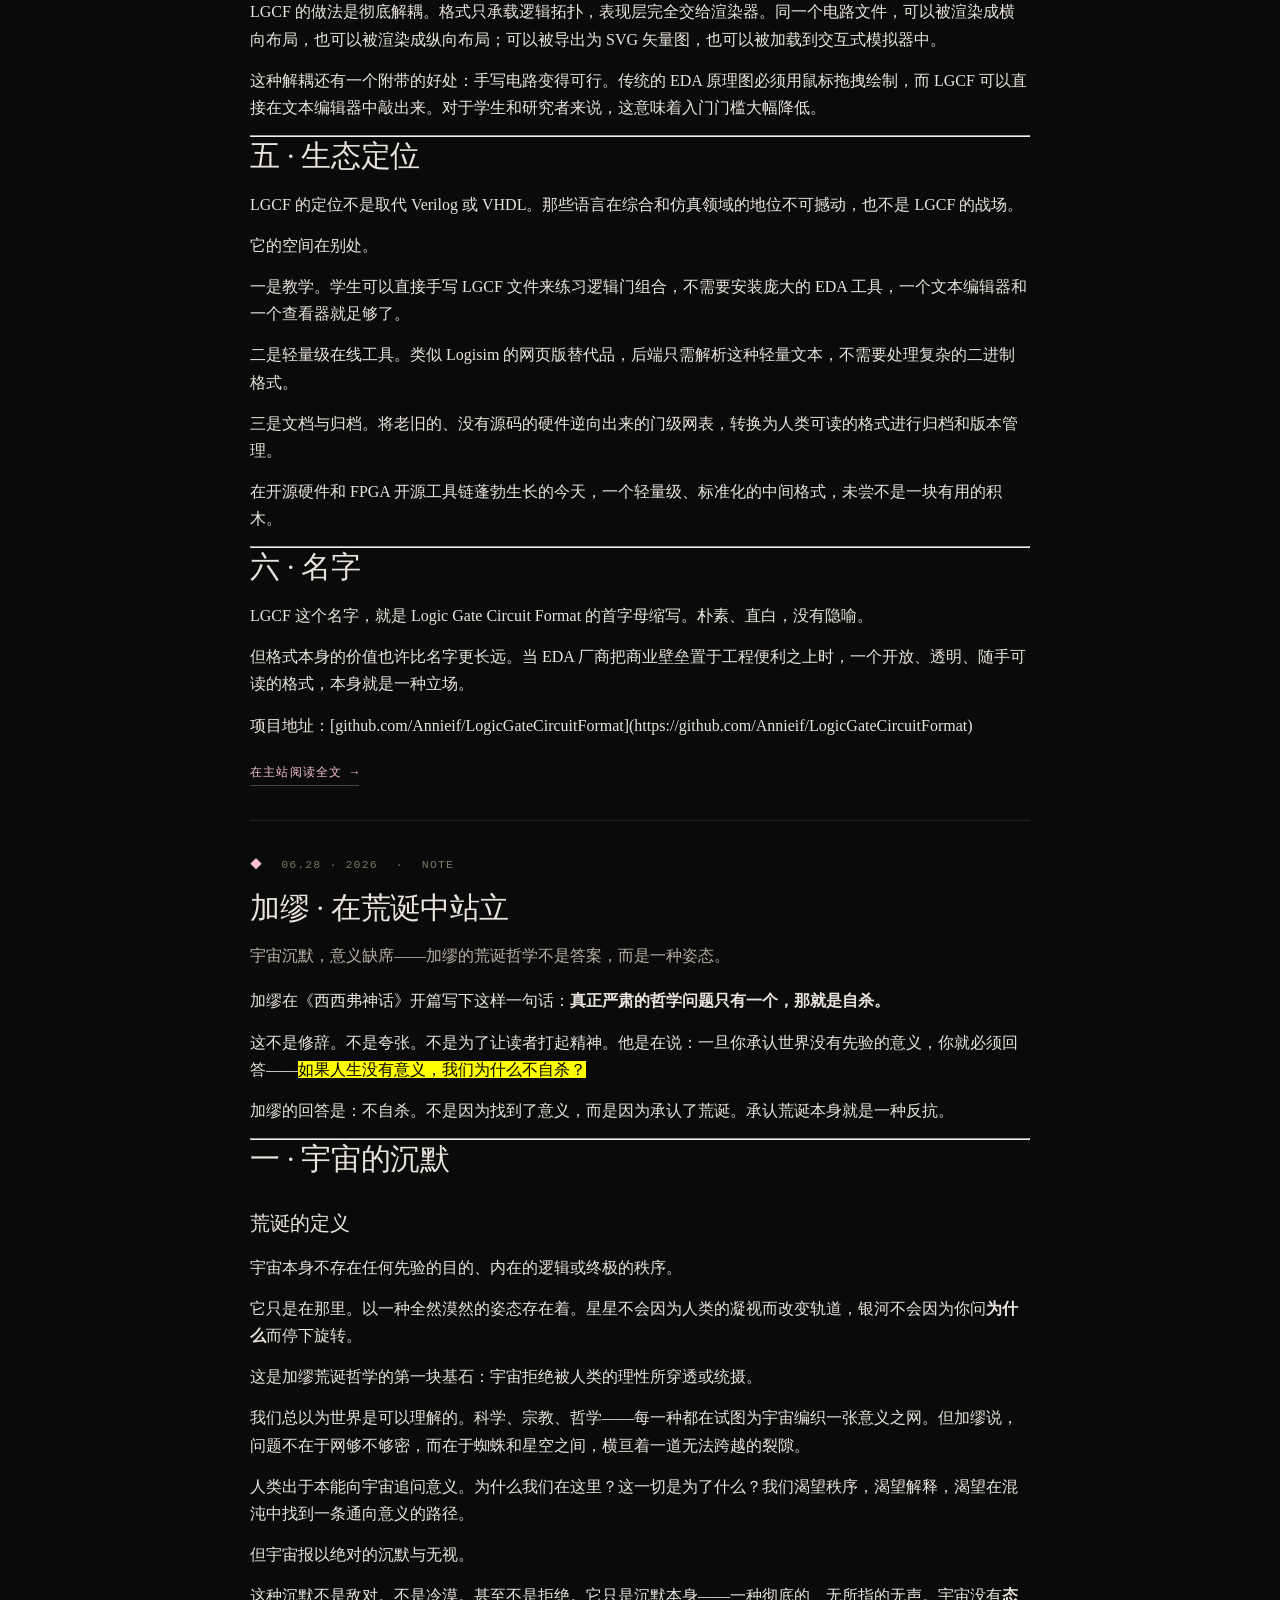
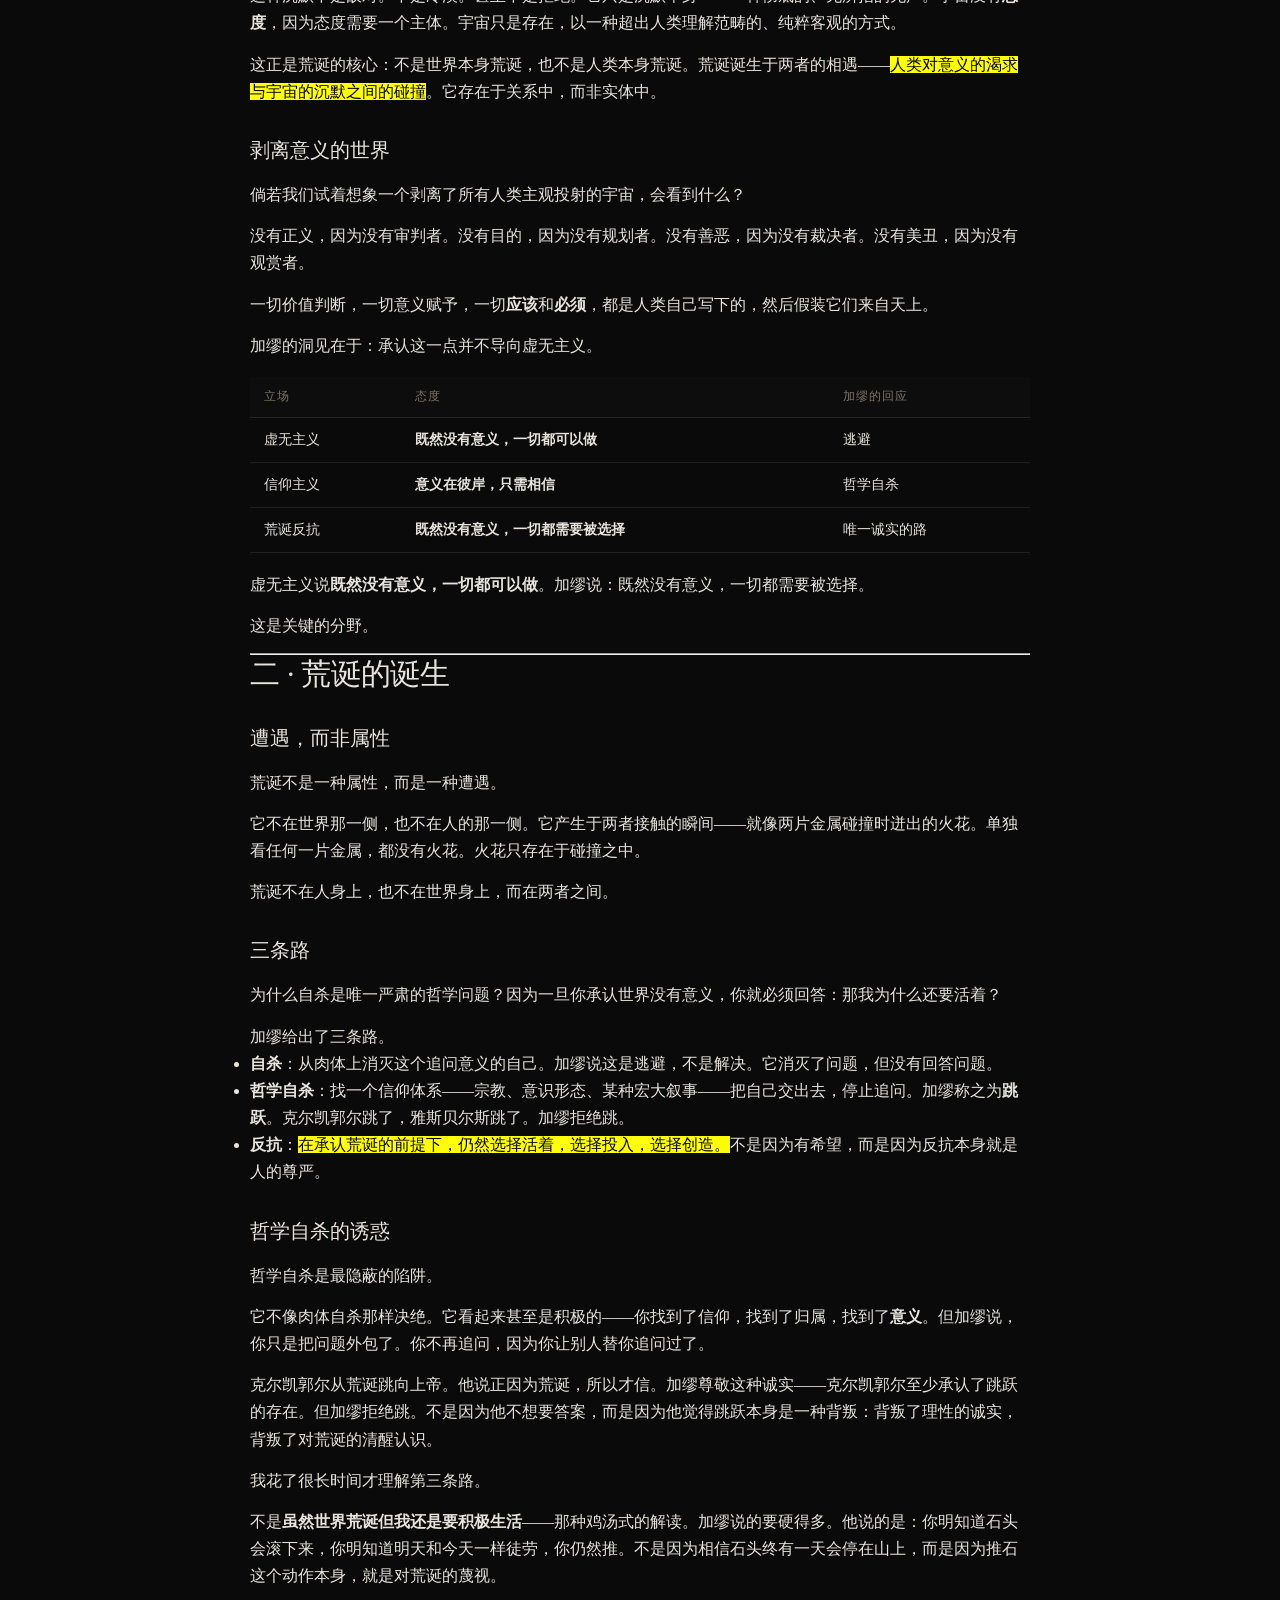
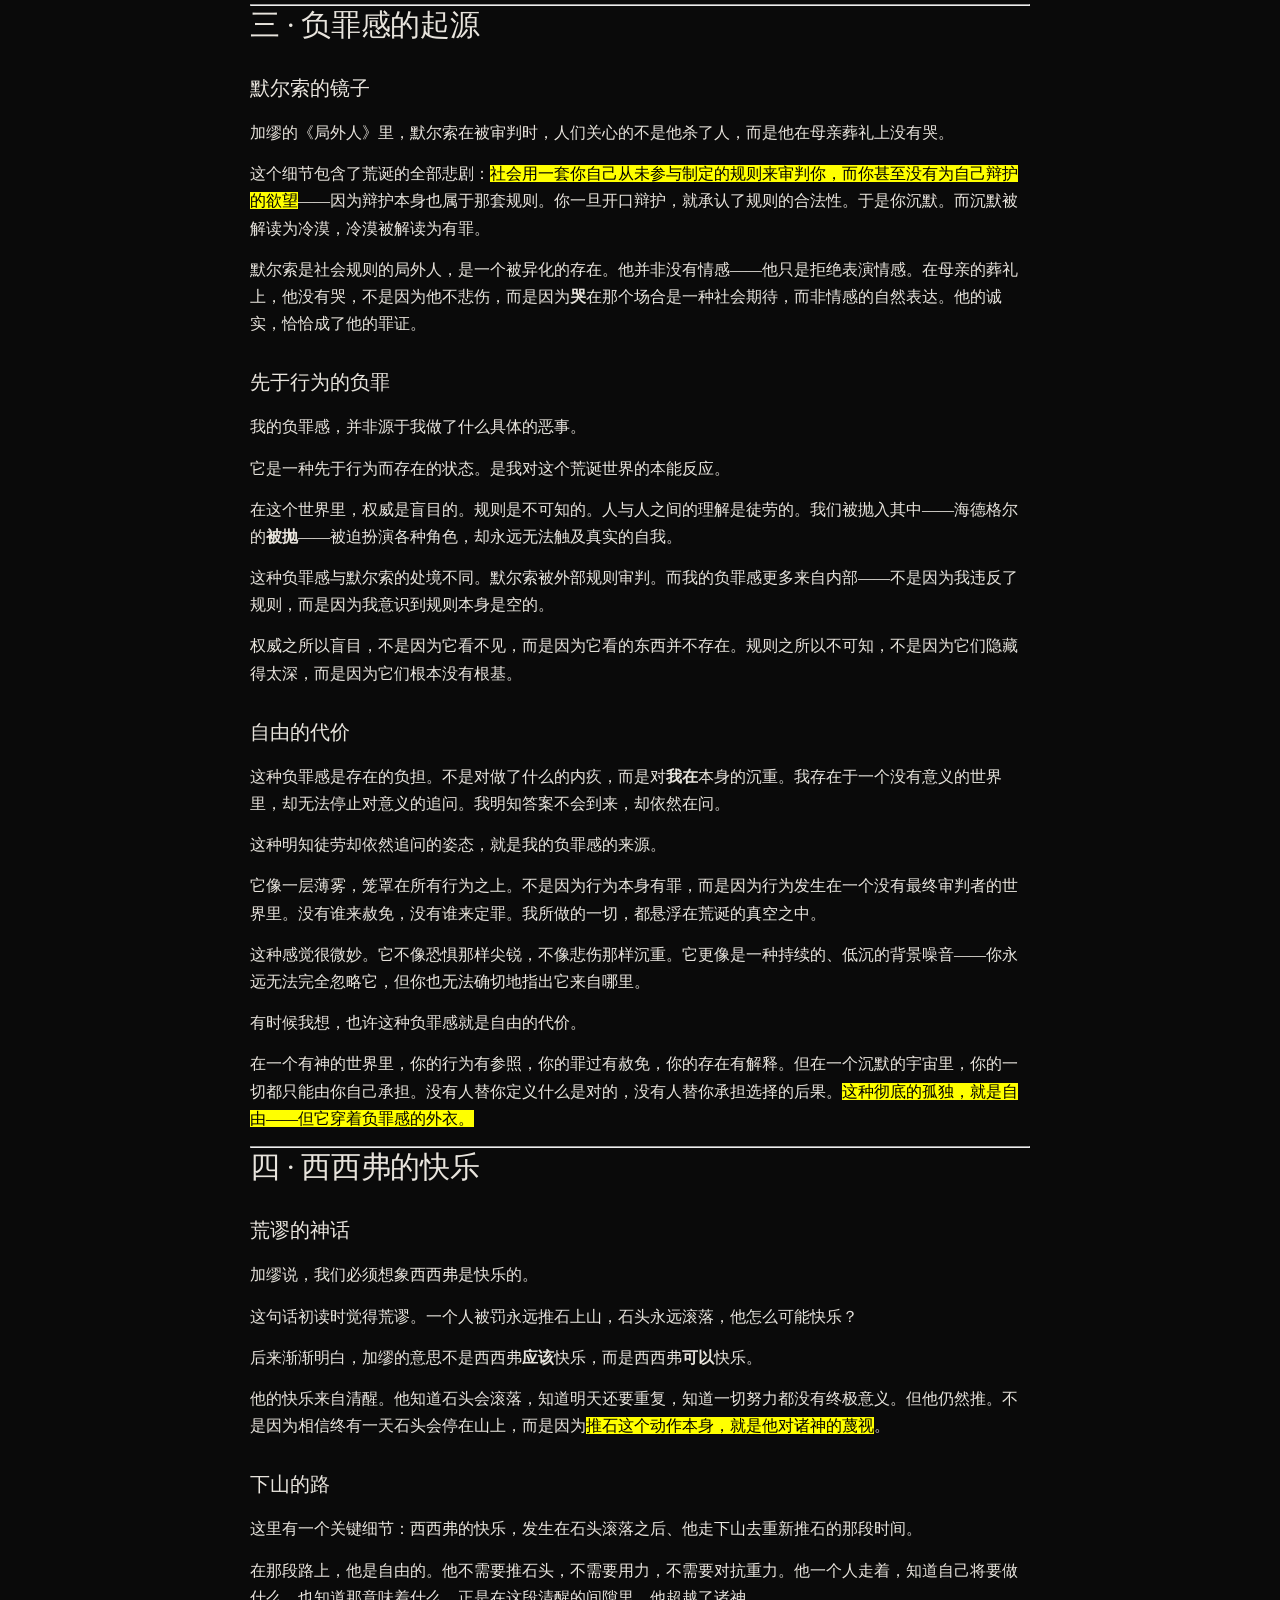
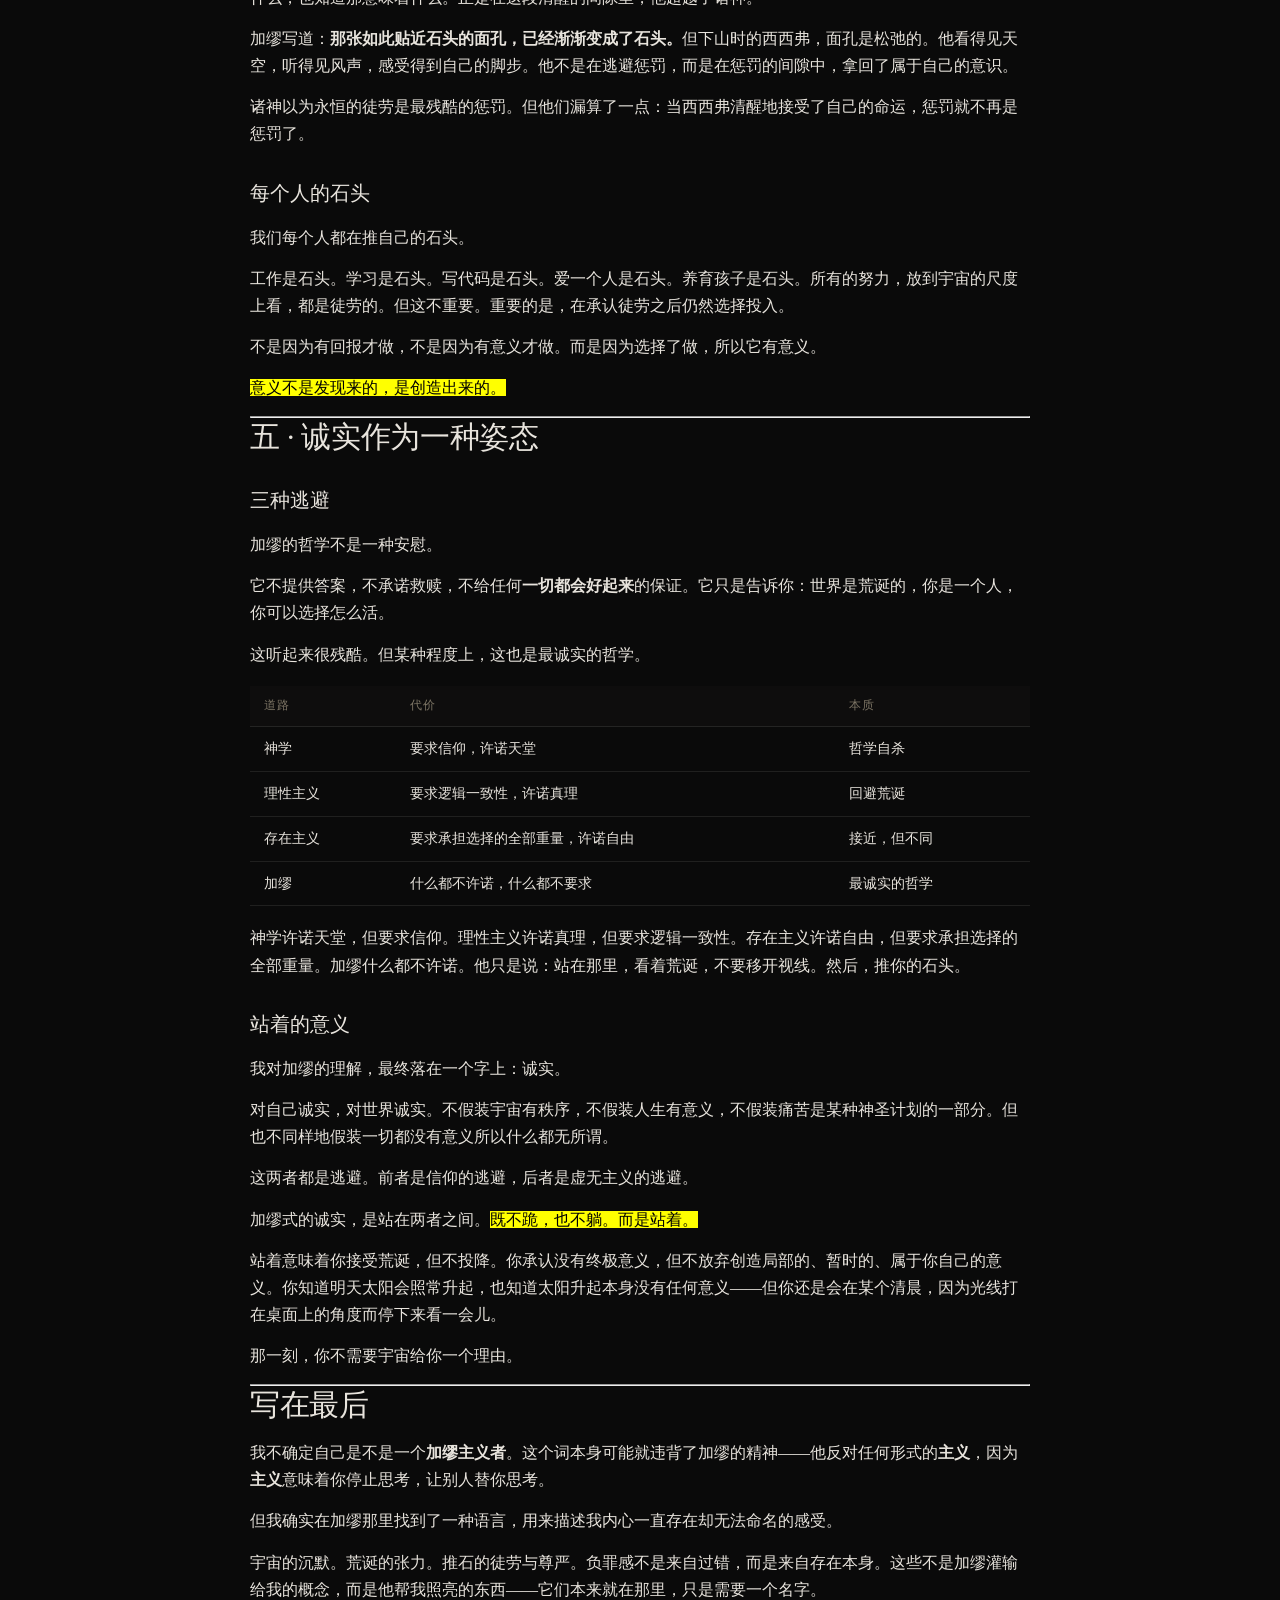
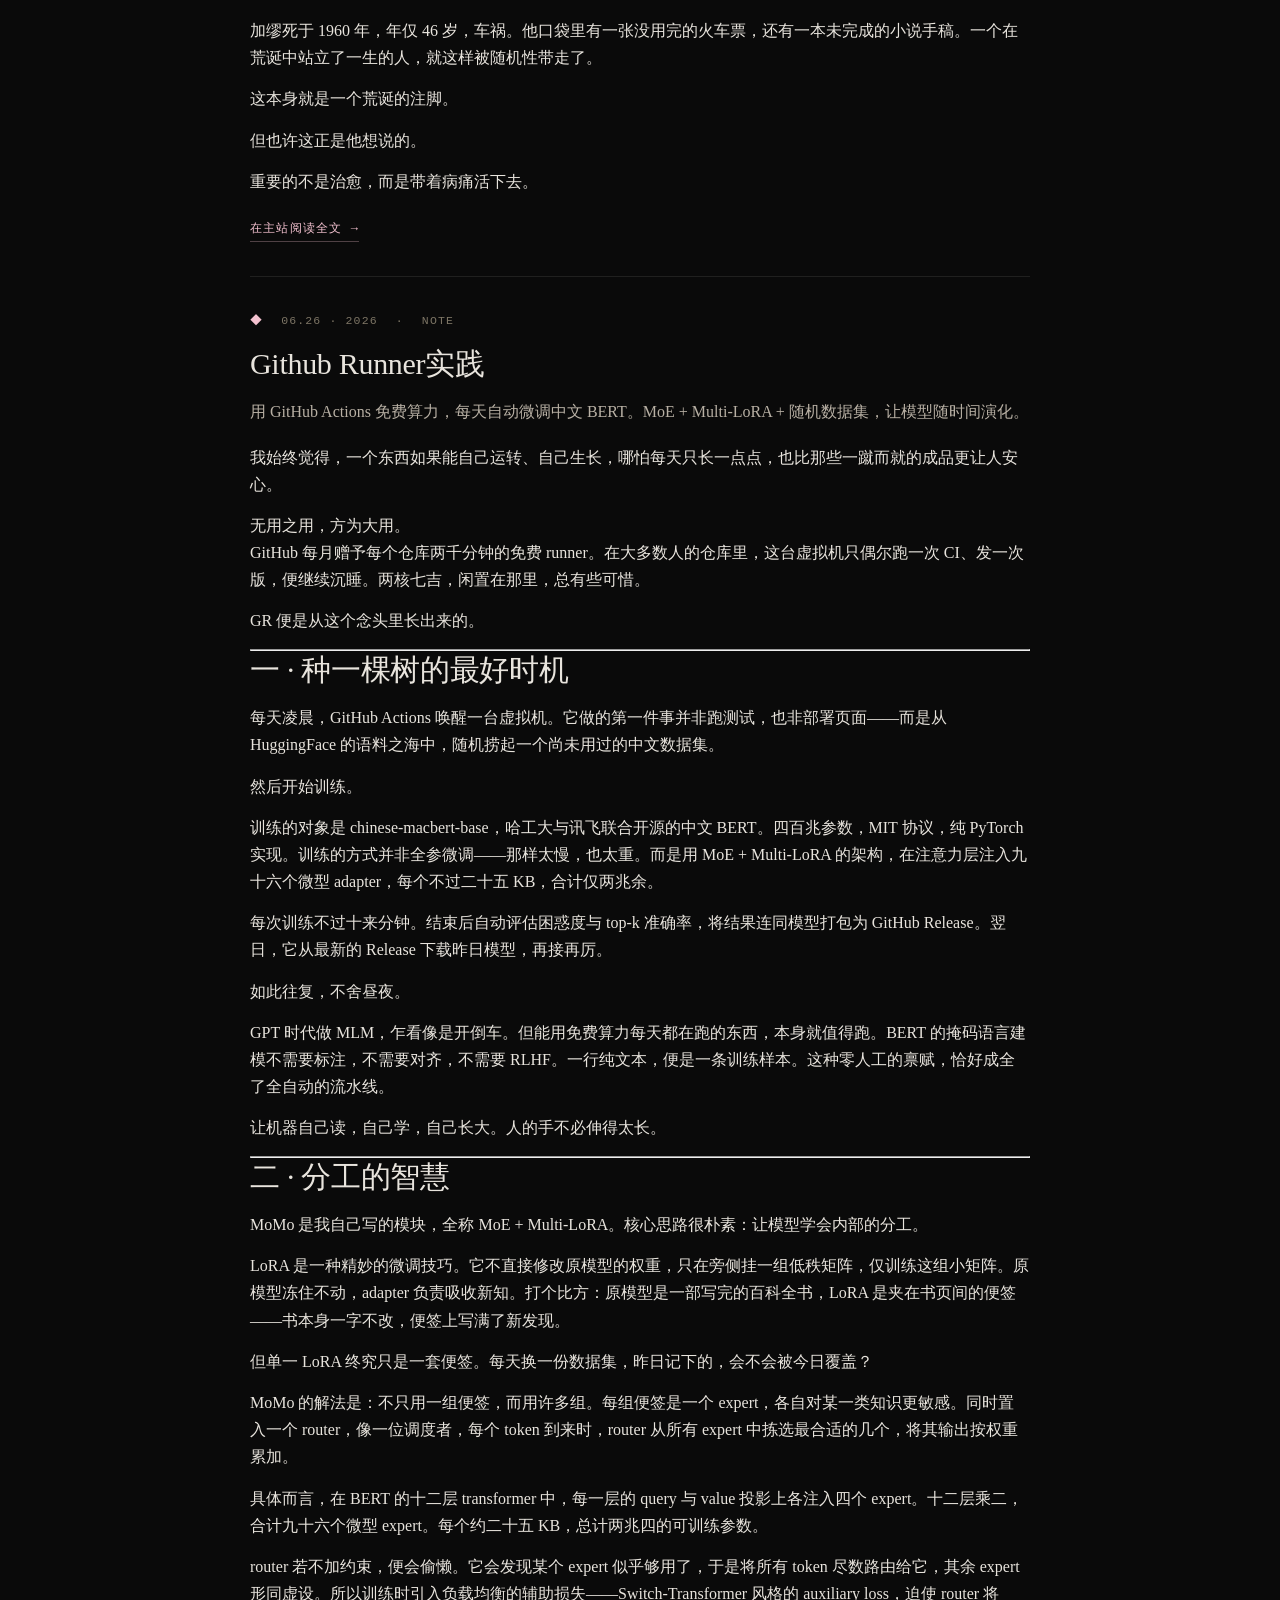
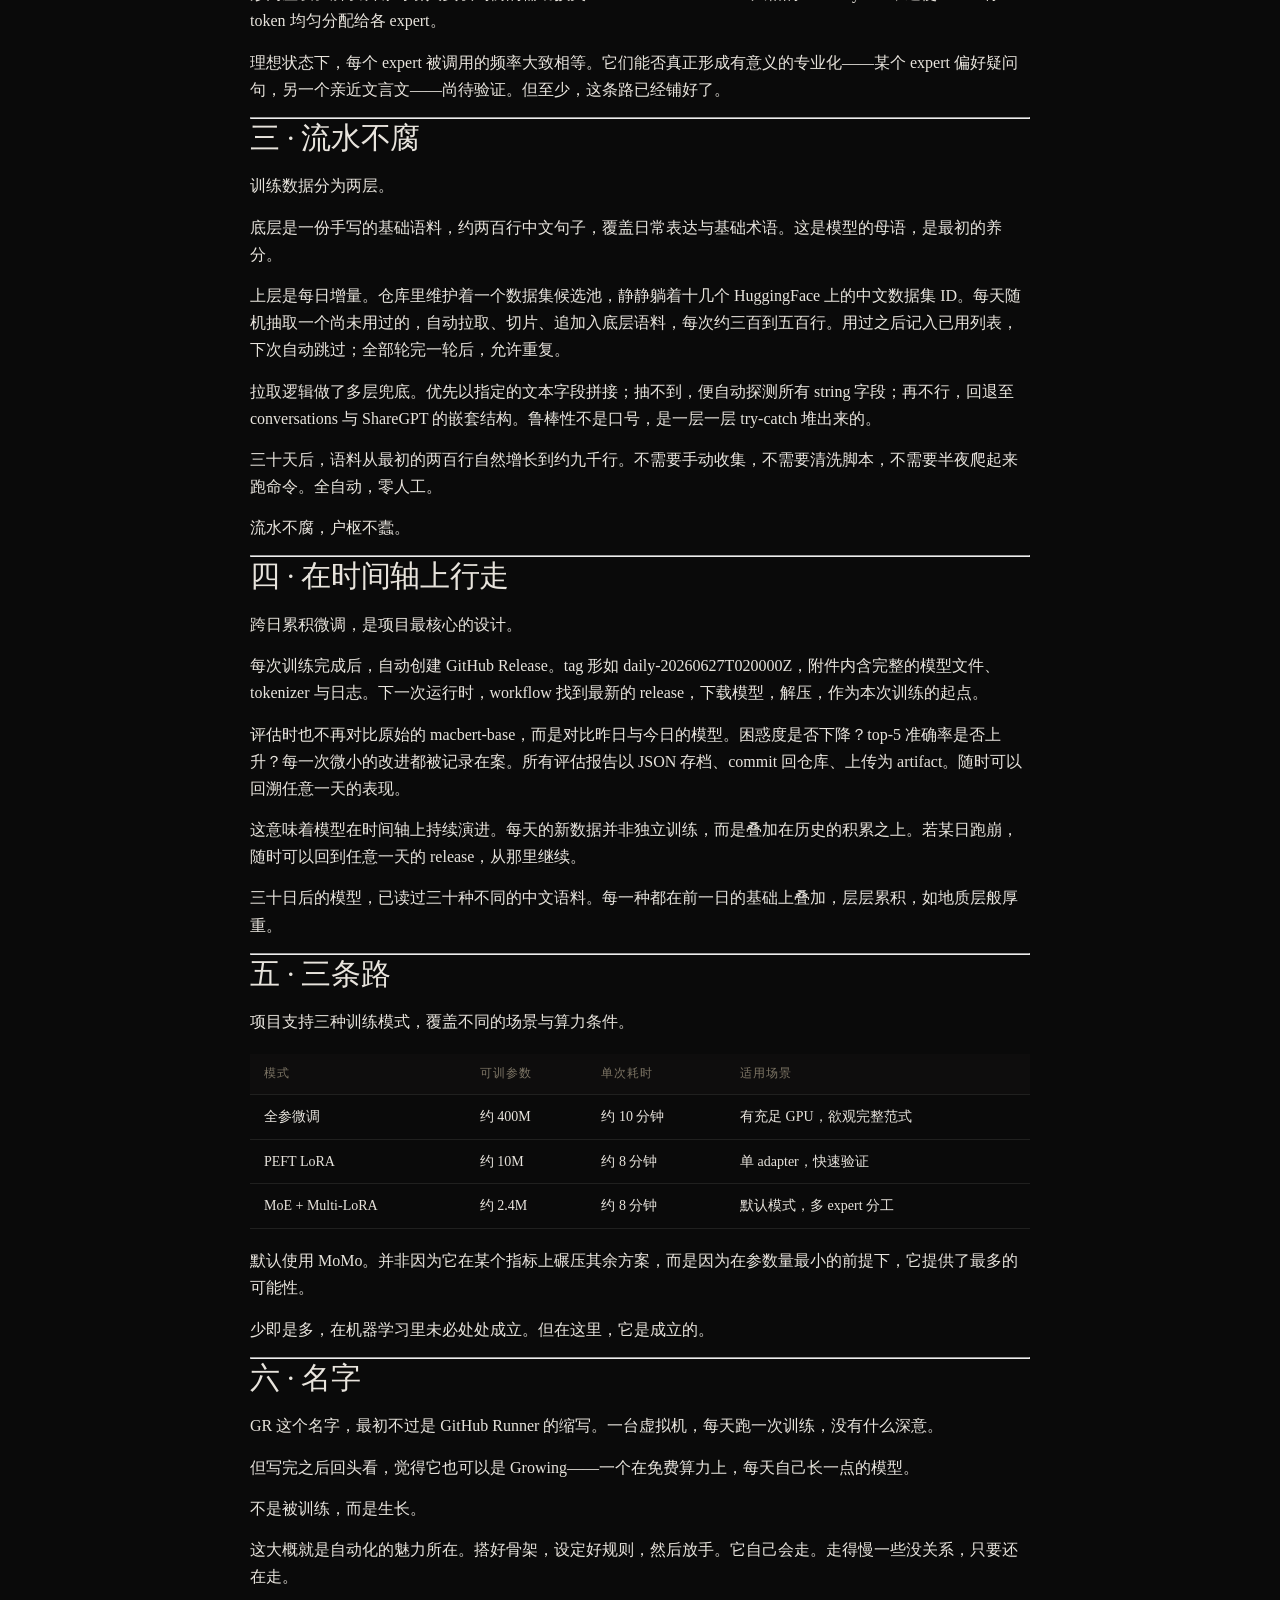
<file: feed.html>
<!DOCTYPE html>
<html lang="zh-CN">
<head>
<meta charset="UTF-8">
<meta name="viewport" content="width=device-width, initial-scale=1.0">
<title>RSS · Annieif 笔记订阅</title>
<style>
:root{
  --bg:#0a0a0a;
  --ink:#e8e4dd;
  --ink-dim:#b8b0a4;
  --ink-faint:#7d7565;
  --accent:#f4c2d0;
  --line:rgba(232,228,221,.10);
  --card:#13111a;
  --card-hover:rgba(244,194,208,.04);
}
*{margin:0;padding:0;box-sizing:border-box}
html,body{background:var(--bg);color:var(--ink);font-family:'Fraunces','Noto Serif SC',Georgia,serif}
body{
  min-height:100vh;
  line-height:1.7;
  font-size:16px;
  background:
    radial-gradient(1200px 600px at 80% -10%, rgba(244,194,208,.08), transparent 60%),
    radial-gradient(800px 400px at 10% 110%, rgba(122,180,216,.06), transparent 60%),
    var(--bg);
}
body::before{
  content:"";
  position:fixed;inset:0;
  background-image:
    radial-gradient(1px 1px at 15% 20%, rgba(232,228,221,.5) 50%, transparent 100%),
    radial-gradient(1px 1px at 45% 35%, rgba(244,194,208,.4) 50%, transparent 100%),
    radial-gradient(1px 1px at 70% 15%, rgba(232,228,221,.35) 50%, transparent 100%),
    radial-gradient(1px 1px at 25% 60%, rgba(232,228,221,.3) 50%, transparent 100%),
    radial-gradient(1px 1px at 85% 55%, rgba(122,180,216,.35) 50%, transparent 100%),
    radial-gradient(1px 1px at 55% 80%, rgba(244,194,208,.3) 50%, transparent 100%),
    radial-gradient(1px 1px at 10% 85%, rgba(232,228,221,.25) 50%, transparent 100%),
    radial-gradient(1px 1px at 90% 90%, rgba(232,228,221,.3) 50%, transparent 100%),
    radial-gradient(1px 1px at 65% 50%, rgba(232,228,221,.2) 50%, transparent 100%),
    radial-gradient(1px 1px at 35% 45%, rgba(244,194,208,.2) 50%, transparent 100%);
  pointer-events:none;
  z-index:0;
}
.wrap{
  position:relative;z-index:1;
  max-width:860px;margin:0 auto;padding:80px 40px 60px;
}
.breadcrumb{
  font-family:'JetBrains Mono',monospace;
  font-size:12px;letter-spacing:.1em;text-transform:uppercase;
  color:var(--ink-faint);margin-bottom:30px;
}
.breadcrumb a{color:var(--ink-dim);text-decoration:none}
.breadcrumb a:hover{color:var(--accent)}
.breadcrumb span{margin:0 10px;color:var(--ink-faint)}
.head{
  border-bottom:1px solid var(--line);
  padding-bottom:40px;margin-bottom:50px;
  position:relative;
}
.badge{
  display:inline-block;
  font-family:'JetBrains Mono',monospace;
  font-size:11px;letter-spacing:.15em;text-transform:uppercase;
  color:var(--accent);padding:6px 14px;border:1px solid var(--line);border-radius:2px;
  margin-bottom:24px;
}
.head h1{
  font-size:48px;font-weight:500;line-height:1.2;letter-spacing:-.01em;margin-bottom:20px;
}
.head h1 em{color:var(--accent);font-style:italic;font-weight:400}
.head p{
  font-size:17px;color:var(--ink-dim);max-width:620px;
}
.subscribe{
  margin-top:32px;display:flex;flex-wrap:wrap;gap:12px;align-items:center;
}
.sub-code{
  flex:1;min-width:280px;
  background:var(--card);border:1px solid var(--line);border-radius:6px;
  padding:14px 18px;
  font-family:'JetBrains Mono',monospace;font-size:13px;color:var(--ink-dim);
  word-break:break-all;
}
.sub-copy{
  background:transparent;border:1px solid var(--line);color:var(--ink);
  padding:14px 22px;border-radius:6px;font-family:'JetBrains Mono',monospace;
  font-size:12px;letter-spacing:.08em;text-transform:uppercase;cursor:pointer;
  transition:all .2s;
}
.sub-copy:hover{border-color:var(--accent);color:var(--accent)}
.options{display:grid;grid-template-columns:1fr 1fr;gap:14px;margin-top:18px}
.opt{
  display:flex;gap:14px;align-items:center;
  background:var(--card);border:1px solid var(--line);border-radius:8px;
  padding:14px 16px;text-decoration:none;color:inherit;
  transition:all .2s;
}
.opt:hover{border-color:var(--accent);background:var(--card-hover);transform:translateY(-1px)}
.opt .ico{
  width:36px;height:36px;flex:0 0 36px;
  background:var(--accent);color:#1a1018;border-radius:6px;
  display:flex;align-items:center;justify-content:center;
  font-family:'JetBrains Mono',monospace;font-size:16px;font-weight:700;
}
.opt .t{font-size:14px;font-weight:500;color:var(--ink)}
.opt .m{font-size:11px;font-family:'JetBrains Mono',monospace;color:var(--ink-faint);margin-top:2px;letter-spacing:.02em}

.item{
  padding:34px 0;border-bottom:1px solid var(--line);
}
.item:last-child{border-bottom:none}
.meta{
  font-family:'JetBrains Mono',monospace;
  font-size:11.5px;letter-spacing:.1em;text-transform:uppercase;
  color:var(--ink-faint);margin-bottom:14px;
  display:flex;gap:18px;align-items:center;
}
.meta .dot{color:var(--accent)}
.item h2{
  font-size:30px;font-weight:500;line-height:1.25;margin-bottom:16px;
  letter-spacing:-.01em;
}
.item h2 a{color:var(--ink);text-decoration:none;transition:color .2s}
.item h2 a:hover{color:var(--accent)}
.item h3{
  font-size:20px;font-weight:500;margin:28px 0 14px;color:var(--ink);
}
.item p{margin-bottom:14px}
.item code{
  font-family:'JetBrains Mono',monospace;font-size:13.5px;
  background:rgba(244,194,208,.06);padding:2px 6px;border-radius:3px;
  color:var(--accent);border:1px solid rgba(244,194,208,.12);
}
.item pre{
  background:#0d0b12;border:1px solid var(--line);padding:18px 20px;border-radius:6px;
  margin:18px 0;overflow-x:auto;font-family:'JetBrains Mono',monospace;font-size:12.5px;line-height:1.7;color:var(--ink-dim);
}
.item pre code{background:none;border:none;padding:0;color:inherit}
.item table{
  width:100%;border-collapse:collapse;margin:18px 0;font-size:14px;
}
.item table th,.item table td{
  padding:10px 14px;border-bottom:1px solid var(--line);text-align:left;
}
.item table th{font-family:'JetBrains Mono',monospace;font-size:12px;color:var(--ink-faint);letter-spacing:.08em;text-transform:uppercase;font-weight:500;border-bottom:1px solid var(--line);background:rgba(244,194,208,.02)}
.read-more{
  margin-top:24px;display:inline-flex;align-items:center;gap:8px;
  font-family:'JetBrains Mono',monospace;font-size:12px;letter-spacing:.1em;text-transform:uppercase;
  color:var(--accent);text-decoration:none;border-bottom:1px solid rgba(244,194,208,.3);padding-bottom:2px;
  transition:all .2s;
}
.read-more:hover{border-bottom-color:var(--accent)}

footer{
  margin-top:60px;padding-top:30px;border-top:1px solid var(--line);
  font-family:'JetBrains Mono',monospace;font-size:11px;letter-spacing:.1em;text-transform:uppercase;
  color:var(--ink-faint);text-align:center;
}
footer a{color:var(--ink-dim);text-decoration:none}
footer a:hover{color:var(--accent)}

@media (max-width:640px){
  .wrap{padding:48px 22px 40px}
  .head h1{font-size:32px}
  .options{grid-template-columns:1fr}
  .item h2{font-size:22px}
}
</style>
</head>
<body>
<div class="wrap">
  <div class="breadcrumb">
    <a href="https://annieif.github.io">← annieif</a>
    <span>/</span>
    <a href="feed.xml">feed.xml</a>
    <span>/</span>
    <span style="color:var(--ink-dim)">notes</span>
  </div>

  <div class="head">
    <span class="badge">RSS 2.0 · UTF-8 · feed.xml</span>
    <h1>独立造物者的 <em>笔记订阅</em></h1>
    <p>选择你喜欢的方式关注更新 —— 所有内容都来自本站 <em>notes</em> 区。无广告、无追踪、纯静态托管。</p>

    <div class="subscribe">
      <div class="sub-code">https://annieif.github.io/feed.xml</div>
      <button class="sub-copy" onclick="copyLink(this)">复制</button>
    </div>

    <div class="options">
      <a class="opt" href="feed.xml">
        <div class="ico">✦</div>
        <div>
          <div class="t">RSS 2.0 · feed.xml</div>
          <div class="m">Feedly · Inoreader · NetNewsWire</div>
        </div>
      </a>
      <a class="opt" href="mailto:Qianlovean@outlook.com?subject=%E8%AE%A2%E9%98%85%20Annieif%20%E7%AC%94%E8%AE%B0%E6%9B%B4%E6%96%B0">
        <div class="ico">✉</div>
        <div>
          <div class="t">邮件订阅</div>
          <div class="m">Qianlovean@outlook.com</div>
        </div>
      </a>
    </div>
  </div>

  
  <article class="item">
    <div class="meta">
      <span class="dot">◆</span><span>07.17 · 2026</span><span>·</span><span>note</span>
    </div>
    <h2><a href="https://annieif.github.io/notes/note.html?slug=2026-07-17-planning-with-files">文件规划系统 · 用磁盘替代记忆</a></h2>
    <p style="color:var(--ink-dim);font-size:16px;margin-bottom:18px">一种用文件系统为大语言模型构建外部记忆的方法。六个核心原则，从注意力操纵到只增不改，试图把易失的上下文窗口变成持久的磁盘工作记忆。</p>
    <p>大语言模型有一个天然的缺陷：它的记忆是易失的。</p>
<p>上下文窗口就像一块内存——断电即失。一次对话结束，所有中间思考、决策过程、踩过的坑，全部清零。下一次对话从头开始，像一台没有硬盘的计算机，每次开机都要重新安装操作系统。</p>
<p>如果我们把磁盘当外挂内存呢？只在上下文里保留文件路径，把所有重要的东西都写进文件。需要的时候读进来，不需要的时候放在磁盘上。</p>
<p>这就是文件规划系统最核心的想法。</p>
<hr>
<h2>一 · 文件系统作为外部记忆</h2>
<blockquote>Filesystem as External Memory</blockquote>
<p>把文件系统当作模型的「外挂内存」，上下文窗口里只放文件路径。</p>
<p>这个想法朴素得几乎不值一提，但它解决的问题非常实在。上下文窗口的容量是有限的——几千 token 到几万 token 不等——而人的工作记忆更加有限。在长对话里，重要的决策、关键的发现、早期的约定，会随着滚动逐渐淡出注意力的焦点，最后像从未存在过一样消失。</p>
<p>磁盘不一样。写进去的东西，除非主动删除，否则一直在那里。</p>
<p>所以整个系统的第一原则是：<mark>任何重要的内容都写入磁盘。</mark> 目标写进计划文件，研究写进发现文件，行动写进进度文件。上下文窗口只保留指向这些文件的路径和最少量的当前状态。</p>
<p>三个文件，各司其职。</p>
<p><code>task_plan.md</code> 是主干。它记录任务的阶段划分、每个阶段的状态、关键决策、遇到的错误。像一张不断更新的施工蓝图，每次翻看都能立即知道：现在做到哪了，下一步是什么，之前踩过什么坑。</p>
<p><code>findings.md</code> 是研究笔记。所有从外部获取的信息——网页内容、API 返回、文档片段——都写入这里，而不是塞进 <code>task_plan.md</code>。这条规则背后有安全考量：<code>task_plan.md</code> 可能被系统的钩子自动读取并注入上下文，不可信的外部内容如果混入其中，会在每次工具调用时被放大。</p>
<p><code>progress.md</code> 是会话日志。它记录整个会话过程中做了什么、测试结果如何、文件变更了哪些。像一个航海日志，回头看时能还原出完整的行动轨迹。</p>
<p>三张纸，覆盖了任务管理的三个维度：目标、知识、行动。</p>
<hr>
<h2>二 · 通过重复进行注意力操纵</h2>
<blockquote>Attention Manipulation Through Repetition</blockquote>
<p>反复读取计划文件，强行刷新模型的注意力权重，对抗「Lost in the Middle」效应。</p>
<p>大语言模型有一个广为人知的现象：它对上下文开头和结尾的信息记得最牢，中间的内容最容易被忽略。学术上叫「Lost in the Middle」——中间信息丢失。</p>
<p>文件规划系统的应对方式很直接：在每次重大决策之前，重新读取计划文件。</p>
<p>读一次，计划就出现在上下文的末尾——也就是注意力最集中的位置。决策做完，对话继续，计划的位置又逐渐上移，慢慢淡出焦点。下一次决策之前，再读一次，它又回到了注意力的热区。</p>
<p>这本质上是一种<mark>注意力操纵</mark>。不修改模型权重，也不需要特殊的微调，只是利用上下文窗口本身的注意力分布规律，把关键信息反复推到焦点位置。</p>
<p>听起来很笨。但笨办法往往有效。</p>
<p>它还有一个附带的好处：每次读取都是一次校准。在长对话中，目标很容易悄悄偏移——本来是要做 A，做着做着变成了 B，最后做成了 C。每次重读计划文件，相当于把目标重新拉回视野，做一次方向校正。</p>
<hr>
<h2>三 · 保留失败痕迹</h2>
<blockquote>Keep Failure Traces</blockquote>
<p>错误是宝贵的资产。显式记录失败尝试，让模型通过反思避免死循环，而不是掩盖错误。</p>
<p>大多数开发者的本能是：出错了，修掉，继续。错误本身像不存在一样。</p>
<p>但对大语言模型来说，错误信息本身就是知识。同一个坑踩过一次，如果不记下来，下一次很可能再踩一次。因为模型没有持久记忆——上一轮的失败，下一轮可能已经忘了。</p>
<p>所以系统里有一条硬性规则：<mark>每个错误都要写入计划文件。</mark> 错误是什么，尝试了几次，最后怎么解决的，全部记下来。</p>
<p>格式很简单，一张表格就够了。三列：错误、尝试次数、解决方案。</p>
<p>这条规则的价值，在第三次遇到类似错误的时候才会显现出来。你不用从头诊断，不用重新试错，直接翻记录就能知道：上次这个错是怎么解决的。</p>
<p>更深层的意义在于，它强制模型进行反思。当一个操作失败了，不能沉默地重试——必须先把失败记下来，然后换一种方法。这从机制上杜绝了「同一个错误反复尝试」的死循环。</p>
<p>三次失败协议是这条原则的产物。</p>
<p>第一次失败：仔细读错误信息，找根本原因，针对性修复。 第二次失败：同样的错误？换方法。换工具，换库，换路径。绝不重复完全相同的失败操作。 第三次失败：重新思考。质疑假设，搜索方案，考虑是不是计划本身需要调整。 三次失败之后：向用户求助。</p>
<p>「三次」这个数字没有魔法。它的真正作用是：<mark>强制你每次失败后都改变策略，而不是机械重试。</mark></p>
<hr>
<h2>四 · 避免少样本过拟合</h2>
<blockquote>Avoid Few-Shot Overfitting</blockquote>
<p>在重复性任务中引入受控变体，防止模型陷入机械式的幻觉。</p>
<p>少样本学习（Few-Shot Learning）是大语言模型的核心能力之一。给几个例子，它就能照着做。但少样本也有副作用：例子里的模式会被过度泛化，模型开始机械地复制例子的结构、语气、甚至错误，而不是理解任务本身。</p>
<p>文件规划系统应对这个问题的方式是：<mark>在重复性任务中引入受控变体。</mark></p>
<p>什么是受控变体？就是在不改变任务目标的前提下，有意识地变化表达方式、顺序、结构。比如记录错误时，有时用列表，有时用段落；描述发现时，有时先写结论再写过程，有时先写过程再写结论。</p>
<p>目的不是为了好看，而是为了<mark>防止模式固化</mark>。如果每次记录的格式都一模一样，模型很快就会进入「填空模式」——把内容往固定的模板里塞，不再思考。模板本身变成了任务，而不是任务的载体。</p>
<p>引入变体之后，模型每次都需要做一点微小的判断：这次应该怎么组织？用什么结构？这迫使它保持对内容本身的关注，而不是滑入机械重复。</p>
<p>这和教学中的「变式练习」是一个道理。同一个知识点，换不同的题型来练，才能真正掌握。只练一种题型，练出来的是条件反射，不是理解。</p>
<hr>
<h2>五 · 稳定前缀优化缓存</h2>
<blockquote>Stable Prefixes for Cache Optimization</blockquote>
<p>通过固定的文件结构和前置指令，最大化 KV-Cache 命中率，降低 token 成本。</p>
<p>大语言模型的推理过程中，KV-Cache 是一个关键的性能优化手段。简单说，就是把前面 token 的计算结果缓存起来，后面生成新 token 时可以直接复用，不用重新计算。</p>
<p>如果每次对话的前缀部分是稳定的——比如系统提示词、文件结构、前置指令——那么这些内容的 KV-Cache 就可以被反复命中，不需要每次都重新计算。这不仅节省时间，也节省成本。</p>
<p>文件规划系统的设计暗合了这个原理。</p>
<p>固定的文件结构：<code>task_plan.md</code>、<code>findings.md</code>、<code>progress.md</code>，三个文件，名字不变，位置不变。每次读取，内容的组织方式都是可预期的。</p>
<p>固定的读取时机：决策前读计划，研究后写发现，行动后更进度。节奏稳定，模式可预期。</p>
<p>这些稳定的结构和节奏，相当于给模型的上下文提供了一个<mark>稳定的前缀</mark>。前缀越稳定，KV-Cache 的命中率越高，实际消耗的计算资源越少。</p>
<p>这不是系统设计时的主要目标，但它是一个优雅的副产品。好的设计往往如此：解决了一个主要问题，顺手还解决了几个次要问题。</p>
<hr>
<h2>六 · 只增不改的上下文</h2>
<blockquote>Append-Only Context</blockquote>
<p>尽量以追加而非修改的方式更新信息，维护上下文的连贯性。</p>
<p>人的记忆是追加式的。你不会抹去昨天的记忆再重写一遍——新的经历会叠加在旧的之上。哪怕后来的认知推翻了之前的结论，那个被推翻的结论本身，仍然留在记忆里。</p>
<p>文件规划系统借鉴了这个模式。</p>
<p>更新信息时，优先追加，而不是修改。比如在计划文件里，不是把「阶段二：进行中」改成「阶段二：已完成」，而是在后面追加一行：「阶段二已完成，耗时 X 分钟，产出文件 A、B、C」。旧的状态留在那里，新的状态叠加在后面。</p>
<p>这样做的好处有两个。</p>
<p>第一是<mark>连贯性</mark>。上下文的历史是完整的，没有断点。模型可以看到整个演进过程，而不是只看到当前的快照。这有助于它理解「为什么是现在这个样子」，而不只是「现在是什么样子」。</p>
<p>第二是<mark>可追溯性</mark>。如果后来发现某个决策有问题，可以往前翻，找到当时做这个决策的语境和依据。如果信息是覆盖式的，旧的内容被新的覆盖了，就永远追溯不到了。</p>
<p>当然，完全只增不改也不现实。有些内容确实需要修正——比如拼写错误、过期的信息。但修正的范围应该尽量小，核心的决策记录和行动日志，应该保持追加式的更新。</p>
<hr>
<h2>七 · 它不是什么</h2>
<p>文件规划系统不是一个项目管理工具。它不替代 Jira，不替代 Notion，不替代任何正式的协作平台。</p>
<p>它也不是一个 prompt engineering 技巧。它不是某一条精心设计的提示词，而是一套工作方法——关于如何组织信息、如何管理注意力、如何从错误中学习。</p>
<p>它更像是一种<mark>思维外挂</mark>。当你和一个没有持久记忆的智能体协作时，你需要一个地方来存放那些在对话中一闪而过的东西——决策、发现、错误、进度。文件系统就是那个地方。</p>
<p>把大脑不擅长的事交给磁盘。把磁盘不擅长的事留给大脑。</p>
<p>六个原则，三张纸，一套方法。仅此而已。</p>
<blockquote>原始项目：[github.com/OthmanAdi/planning-with-files](https://github.com/OthmanAdi/planning-with-files)</blockquote>
    <a class="read-more" href="https://annieif.github.io/notes/note.html?slug=2026-07-17-planning-with-files">在主站阅读全文 →</a>
  </article>
  <article class="item">
    <div class="meta">
      <span class="dot">◆</span><span>07.04 · 2026</span><span>·</span><span>note</span>
    </div>
    <h2><a href="https://annieif.github.io/notes/note.html?slug=2026-07-04-lgcf">LGCF · 文本即原理图</a></h2>
    <p style="color:var(--ink-dim);font-size:16px;margin-bottom:18px">一个轻量级的逻辑门电路存储格式，JSON 语法，拓扑优先，人与机器皆可读。</p>
    <p>数字电路设计领域有一个长期存在的尴尬：原理图格式要么太底层，要么太封闭。Verilog 网表机器读得飞快，人却很难一眼看出逻辑结构；EDA 工具的原生文件里，一个与门可能裹挟着上千字符的图形坐标数据，换个软件就面目全非。</p>
<blockquote>文本即原理图，结构化即图形。</blockquote>
<p>LGCF 便是从这条缝隙里长出来的。</p>
<hr>
<h2>一 · 一个格式的诞生</h2>
<p>LGCF 的全称是 Logic Gate Circuit Format。它不是什么雄心勃勃的行业标准，而是一个轻量级的、以 JSON 为载体、以拓扑关系为核心的存储格式。</p>
<p>核心信念只有一条：描述电路时，只需要说清楚<mark>这个门的输入连到了哪个门的输出</mark>，而不需要规定<mark>这个门画在屏幕的哪个像素</mark>。图形渲染交给查看器去自动布局，格式本身只负责逻辑。</p>
<p>文件扩展名定为 <code>.lgcf.json</code>。双后缀的设计很实用：解析器可以靠 <code>lgcf</code> 识别语义，编辑器可以靠 <code>json</code> 识别语法高亮。工程师直接用文本编辑器打开，一眼就能看懂电路结构。</p>
<p>以一位全加器为例，五条组件声明，每行不过几十个字符，整个电路逻辑一览无余。两个 XOR、两个 AND、一个 OR，输入输出清晰可辨。不需要任何额外的文档或图形界面，逻辑本身即是文档。</p>
<hr>
<h2>二 · 格式骨架</h2>
<p>每个 LGCF 文件包含五个顶层字段。</p>
<p><code>version</code> 标注格式版本，为未来的兼容性留出空间。<code>name</code> 与 <code>description</code> 构成电路的基本身份。<code>ports</code> 定义输入输出接口，分 <code>inputs</code> 和 <code>outputs</code> 两个数组，简洁明了。<code>components</code> 是核心——一个组件数组，每个组件包含四个字段：<code>id</code> 唯一标识、<code>type</code> 类型、<code>inputs</code> 输入信号列表、<code>output</code> 输出信号名。</p>
<p>组件类型覆盖了基础逻辑门的全部阵容：NOT、AND、OR、XOR、NAND、NOR。对于超过两个输入的门，使用带数字后缀的类型名——AND3、AND4、OR3、OR4——语义自明，无需额外约定。</p>
<p>连线关系通过信号名引用建立。一个组件的 <code>output</code> 被另一个组件的 <code>inputs</code> 引用，便形成了一条连接。不需要线号，不需要坐标，不需要图层。信号名本身即是路由。</p>
<p><code>layout</code> 字段是可选的，仅用于建议渲染引擎如何美观地显示——信号流向是左到右还是右到左、是否自动布线。它不影响逻辑，只影响观感。</p>
<hr>
<h2>三 · 为什么是 JSON</h2>
<p>选择 JSON 而不是 XML、YAML、或自定义 DSL，不是随意的。</p>
<p>JSON 的解析成本极低。任何编程语言都有内置的 JSON 解析器，几十行代码就能将电路文件转换为内存中的有向图数据结构。不需要词法分析器，不需要语法树，不需要 BNF 范式。</p>
<p>JSON 对人类也足够友好。没有尖括号的嵌套地狱，没有缩进敏感的语义歧义。工程师手写一个全加器电路，只需要五分钟。</p>
<p>JSON 天然支持 Git 版本控制。每次提交的 diff 可以清晰地告诉你：修改了哪根线，替换了哪个门，增加了哪个端口。纯文本的版本控制优势，在协作和迭代中会被不断放大。</p>
<hr>
<h2>四 · 解耦逻辑与表现</h2>
<p>传统原理图文件最大的问题，是逻辑和表现被死死绑在一起。</p>
<p>一个与门，不仅要记录它的两个输入端和一个输出端，还要记录它在画布上的 X 坐标、Y 坐标、旋转角度、线宽、颜色、字体大小。这些信息在渲染时有用，在理解逻辑时全是噪音。</p>
<p>LGCF 的做法是彻底解耦。格式只承载逻辑拓扑，表现层完全交给渲染器。同一个电路文件，可以被渲染成横向布局，也可以被渲染成纵向布局；可以被导出为 SVG 矢量图，也可以被加载到交互式模拟器中。</p>
<p>这种解耦还有一个附带的好处：手写电路变得可行。传统的 EDA 原理图必须用鼠标拖拽绘制，而 LGCF 可以直接在文本编辑器中敲出来。对于学生和研究者来说，这意味着入门门槛大幅降低。</p>
<hr>
<h2>五 · 生态定位</h2>
<p>LGCF 的定位不是取代 Verilog 或 VHDL。那些语言在综合和仿真领域的地位不可撼动，也不是 LGCF 的战场。</p>
<p>它的空间在别处。</p>
<p>一是教学。学生可以直接手写 LGCF 文件来练习逻辑门组合，不需要安装庞大的 EDA 工具，一个文本编辑器和一个查看器就足够了。</p>
<p>二是轻量级在线工具。类似 Logisim 的网页版替代品，后端只需解析这种轻量文本，不需要处理复杂的二进制格式。</p>
<p>三是文档与归档。将老旧的、没有源码的硬件逆向出来的门级网表，转换为人类可读的格式进行归档和版本管理。</p>
<p>在开源硬件和 FPGA 开源工具链蓬勃生长的今天，一个轻量级、标准化的中间格式，未尝不是一块有用的积木。</p>
<hr>
<h2>六 · 名字</h2>
<p>LGCF 这个名字，就是 Logic Gate Circuit Format 的首字母缩写。朴素、直白，没有隐喻。</p>
<p>但格式本身的价值也许比名字更长远。当 EDA 厂商把商业壁垒置于工程便利之上时，一个开放、透明、随手可读的格式，本身就是一种立场。</p>
<blockquote>项目地址：[github.com/Annieif/LogicGateCircuitFormat](https://github.com/Annieif/LogicGateCircuitFormat)</blockquote>
    <a class="read-more" href="https://annieif.github.io/notes/note.html?slug=2026-07-04-lgcf">在主站阅读全文 →</a>
  </article>
  <article class="item">
    <div class="meta">
      <span class="dot">◆</span><span>06.28 · 2026</span><span>·</span><span>note</span>
    </div>
    <h2><a href="https://annieif.github.io/notes/note.html?slug=2026-06-28-camus">加缪 · 在荒诞中站立</a></h2>
    <p style="color:var(--ink-dim);font-size:16px;margin-bottom:18px">宇宙沉默，意义缺席——加缪的荒诞哲学不是答案，而是一种姿态。</p>
    <p>加缪在《西西弗神话》开篇写下这样一句话：<strong>真正严肃的哲学问题只有一个，那就是自杀。</strong></p>
<p>这不是修辞。不是夸张。不是为了让读者打起精神。他是在说：一旦你承认世界没有先验的意义，你就必须回答——<mark>如果人生没有意义，我们为什么不自杀？</mark></p>
<p>加缪的回答是：不自杀。不是因为找到了意义，而是因为承认了荒诞。承认荒诞本身就是一种反抗。</p>
<hr>
<h2>一 · 宇宙的沉默</h2>
<h3>荒诞的定义</h3>
<p>宇宙本身不存在任何先验的目的、内在的逻辑或终极的秩序。</p>
<p>它只是在那里。以一种全然漠然的姿态存在着。星星不会因为人类的凝视而改变轨道，银河不会因为你问<strong>为什么</strong>而停下旋转。</p>
<p>这是加缪荒诞哲学的第一块基石：宇宙拒绝被人类的理性所穿透或统摄。</p>
<p>我们总以为世界是可以理解的。科学、宗教、哲学——每一种都在试图为宇宙编织一张意义之网。但加缪说，问题不在于网够不够密，而在于蜘蛛和星空之间，横亘着一道无法跨越的裂隙。</p>
<p>人类出于本能向宇宙追问意义。为什么我们在这里？这一切是为了什么？我们渴望秩序，渴望解释，渴望在混沌中找到一条通向意义的路径。</p>
<p>但宇宙报以绝对的沉默与无视。</p>
<p>这种沉默不是敌对。不是冷漠。甚至不是拒绝。它只是沉默本身——一种彻底的、无所指的无声。宇宙没有<strong>态度</strong>，因为态度需要一个主体。宇宙只是存在，以一种超出人类理解范畴的、纯粹客观的方式。</p>
<p>这正是荒诞的核心：不是世界本身荒诞，也不是人类本身荒诞。荒诞诞生于两者的相遇——<mark>人类对意义的渴求与宇宙的沉默之间的碰撞</mark>。它存在于关系中，而非实体中。</p>
<h3>剥离意义的世界</h3>
<p>倘若我们试着想象一个剥离了所有人类主观投射的宇宙，会看到什么？</p>
<p>没有正义，因为没有审判者。没有目的，因为没有规划者。没有善恶，因为没有裁决者。没有美丑，因为没有观赏者。</p>
<p>一切价值判断，一切意义赋予，一切<strong>应该</strong>和<strong>必须</strong>，都是人类自己写下的，然后假装它们来自天上。</p>
<p>加缪的洞见在于：承认这一点并不导向虚无主义。</p>
<table><thead><tr><th>立场</th><th>态度</th><th>加缪的回应</th></tr></thead><tbody><tr><td>虚无主义</td><td><strong>既然没有意义，一切都可以做</strong></td><td>逃避</td></tr><tr><td>信仰主义</td><td><strong>意义在彼岸，只需相信</strong></td><td>哲学自杀</td></tr><tr><td>荒诞反抗</td><td><strong>既然没有意义，一切都需要被选择</strong></td><td>唯一诚实的路</td></tr></tbody></table>
<p>虚无主义说<strong>既然没有意义，一切都可以做</strong>。加缪说：既然没有意义，一切都需要被选择。</p>
<p>这是关键的分野。</p>
<hr>
<h2>二 · 荒诞的诞生</h2>
<h3>遭遇，而非属性</h3>
<p>荒诞不是一种属性，而是一种遭遇。</p>
<p>它不在世界那一侧，也不在人的那一侧。它产生于两者接触的瞬间——就像两片金属碰撞时迸出的火花。单独看任何一片金属，都没有火花。火花只存在于碰撞之中。</p>
<blockquote>荒诞不在人身上，也不在世界身上，而在两者之间。</blockquote>
<h3>三条路</h3>
<p>为什么自杀是唯一严肃的哲学问题？因为一旦你承认世界没有意义，你就必须回答：那我为什么还要活着？</p>
加缪给出了三条路。
<ul><li><strong>自杀</strong>：从肉体上消灭这个追问意义的自己。加缪说这是逃避，不是解决。它消灭了问题，但没有回答问题。</li>
<li><strong>哲学自杀</strong>：找一个信仰体系——宗教、意识形态、某种宏大叙事——把自己交出去，停止追问。加缪称之为<strong>跳跃</strong>。克尔凯郭尔跳了，雅斯贝尔斯跳了。加缪拒绝跳。</li>
<li><strong>反抗</strong>：<mark>在承认荒诞的前提下，仍然选择活着，选择投入，选择创造。</mark>不是因为有希望，而是因为反抗本身就是人的尊严。</li>
</ul><h3>哲学自杀的诱惑</h3>
<p>哲学自杀是最隐蔽的陷阱。</p>
<p>它不像肉体自杀那样决绝。它看起来甚至是积极的——你找到了信仰，找到了归属，找到了<strong>意义</strong>。但加缪说，你只是把问题外包了。你不再追问，因为你让别人替你追问过了。</p>
<p>克尔凯郭尔从荒诞跳向上帝。他说正因为荒诞，所以才信。加缪尊敬这种诚实——克尔凯郭尔至少承认了跳跃的存在。但加缪拒绝跳。不是因为他不想要答案，而是因为他觉得跳跃本身是一种背叛：背叛了理性的诚实，背叛了对荒诞的清醒认识。</p>
<p>我花了很长时间才理解第三条路。</p>
<p>不是<strong>虽然世界荒诞但我还是要积极生活</strong>——那种鸡汤式的解读。加缪说的要硬得多。他说的是：你明知道石头会滚下来，你明知道明天和今天一样徒劳，你仍然推。不是因为相信石头终有一天会停在山上，而是因为推石这个动作本身，就是对荒诞的蔑视。</p>
<hr>
<h2>三 · 负罪感的起源</h2>
<h3>默尔索的镜子</h3>
<p>加缪的《局外人》里，默尔索在被审判时，人们关心的不是他杀了人，而是他在母亲葬礼上没有哭。</p>
<p>这个细节包含了荒诞的全部悲剧：<mark>社会用一套你自己从未参与制定的规则来审判你，而你甚至没有为自己辩护的欲望</mark>——因为辩护本身也属于那套规则。你一旦开口辩护，就承认了规则的合法性。于是你沉默。而沉默被解读为冷漠，冷漠被解读为有罪。</p>
<p>默尔索是社会规则的局外人，是一个被异化的存在。他并非没有情感——他只是拒绝表演情感。在母亲的葬礼上，他没有哭，不是因为他不悲伤，而是因为<strong>哭</strong>在那个场合是一种社会期待，而非情感的自然表达。他的诚实，恰恰成了他的罪证。</p>
<h3>先于行为的负罪</h3>
<p>我的负罪感，并非源于我做了什么具体的恶事。</p>
<p>它是一种先于行为而存在的状态。是我对这个荒诞世界的本能反应。</p>
<p>在这个世界里，权威是盲目的。规则是不可知的。人与人之间的理解是徒劳的。我们被抛入其中——海德格尔的<strong>被抛</strong>——被迫扮演各种角色，却永远无法触及真实的自我。</p>
<p>这种负罪感与默尔索的处境不同。默尔索被外部规则审判。而我的负罪感更多来自内部——不是因为我违反了规则，而是因为我意识到规则本身是空的。</p>
<p>权威之所以盲目，不是因为它看不见，而是因为它看的东西并不存在。规则之所以不可知，不是因为它们隐藏得太深，而是因为它们根本没有根基。</p>
<h3>自由的代价</h3>
<p>这种负罪感是存在的负担。不是对做了什么的内疚，而是对<strong>我在</strong>本身的沉重。我存在于一个没有意义的世界里，却无法停止对意义的追问。我明知答案不会到来，却依然在问。</p>
<p>这种明知徒劳却依然追问的姿态，就是我的负罪感的来源。</p>
<p>它像一层薄雾，笼罩在所有行为之上。不是因为行为本身有罪，而是因为行为发生在一个没有最终审判者的世界里。没有谁来赦免，没有谁来定罪。我所做的一切，都悬浮在荒诞的真空之中。</p>
<p>这种感觉很微妙。它不像恐惧那样尖锐，不像悲伤那样沉重。它更像是一种持续的、低沉的背景噪音——你永远无法完全忽略它，但你也无法确切地指出它来自哪里。</p>
<p>有时候我想，也许这种负罪感就是自由的代价。</p>
<p>在一个有神的世界里，你的行为有参照，你的罪过有赦免，你的存在有解释。但在一个沉默的宇宙里，你的一切都只能由你自己承担。没有人替你定义什么是对的，没有人替你承担选择的后果。<mark>这种彻底的孤独，就是自由——但它穿着负罪感的外衣。</mark></p>
<hr>
<h2>四 · 西西弗的快乐</h2>
<h3>荒谬的神话</h3>
<p>加缪说，我们必须想象西西弗是快乐的。</p>
<p>这句话初读时觉得荒谬。一个人被罚永远推石上山，石头永远滚落，他怎么可能快乐？</p>
<p>后来渐渐明白，加缪的意思不是西西弗<strong>应该</strong>快乐，而是西西弗<strong>可以</strong>快乐。</p>
<p>他的快乐来自清醒。他知道石头会滚落，知道明天还要重复，知道一切努力都没有终极意义。但他仍然推。不是因为相信终有一天石头会停在山上，而是因为<mark>推石这个动作本身，就是他对诸神的蔑视</mark>。</p>
<h3>下山的路</h3>
<p>这里有一个关键细节：西西弗的快乐，发生在石头滚落之后、他走下山去重新推石的那段时间。</p>
<p>在那段路上，他是自由的。他不需要推石头，不需要用力，不需要对抗重力。他一个人走着，知道自己将要做什么，也知道那意味着什么。正是在这段清醒的间隙里，他超越了诸神。</p>
<p>加缪写道：<strong>那张如此贴近石头的面孔，已经渐渐变成了石头。</strong>但下山时的西西弗，面孔是松弛的。他看得见天空，听得见风声，感受得到自己的脚步。他不是在逃避惩罚，而是在惩罚的间隙中，拿回了属于自己的意识。</p>
<p>诸神以为永恒的徒劳是最残酷的惩罚。但他们漏算了一点：当西西弗清醒地接受了自己的命运，惩罚就不再是惩罚了。</p>
<h3>每个人的石头</h3>
<p>我们每个人都在推自己的石头。</p>
<p>工作是石头。学习是石头。写代码是石头。爱一个人是石头。养育孩子是石头。所有的努力，放到宇宙的尺度上看，都是徒劳的。但这不重要。重要的是，在承认徒劳之后仍然选择投入。</p>
<p>不是因为有回报才做，不是因为有意义才做。而是因为选择了做，所以它有意义。</p>
<p><mark>意义不是发现来的，是创造出来的。</mark></p>
<hr>
<h2>五 · 诚实作为一种姿态</h2>
<h3>三种逃避</h3>
<p>加缪的哲学不是一种安慰。</p>
<p>它不提供答案，不承诺救赎，不给任何<strong>一切都会好起来</strong>的保证。它只是告诉你：世界是荒诞的，你是一个人，你可以选择怎么活。</p>
<p>这听起来很残酷。但某种程度上，这也是最诚实的哲学。</p>
<table><thead><tr><th>道路</th><th>代价</th><th>本质</th></tr></thead><tbody><tr><td>神学</td><td>要求信仰，许诺天堂</td><td>哲学自杀</td></tr><tr><td>理性主义</td><td>要求逻辑一致性，许诺真理</td><td>回避荒诞</td></tr><tr><td>存在主义</td><td>要求承担选择的全部重量，许诺自由</td><td>接近，但不同</td></tr><tr><td>加缪</td><td>什么都不许诺，什么都不要求</td><td>最诚实的哲学</td></tr></tbody></table>
<p>神学许诺天堂，但要求信仰。理性主义许诺真理，但要求逻辑一致性。存在主义许诺自由，但要求承担选择的全部重量。加缪什么都不许诺。他只是说：站在那里，看着荒诞，不要移开视线。然后，推你的石头。</p>
<h3>站着的意义</h3>
<p>我对加缪的理解，最终落在一个字上：诚实。</p>
<p>对自己诚实，对世界诚实。不假装宇宙有秩序，不假装人生有意义，不假装痛苦是某种神圣计划的一部分。但也不同样地假装一切都没有意义所以什么都无所谓。</p>
<p>这两者都是逃避。前者是信仰的逃避，后者是虚无主义的逃避。</p>
<p>加缪式的诚实，是站在两者之间。<mark>既不跪，也不躺。而是站着。</mark></p>
<p>站着意味着你接受荒诞，但不投降。你承认没有终极意义，但不放弃创造局部的、暂时的、属于你自己的意义。你知道明天太阳会照常升起，也知道太阳升起本身没有任何意义——但你还是会在某个清晨，因为光线打在桌面上的角度而停下来看一会儿。</p>
<p>那一刻，你不需要宇宙给你一个理由。</p>
<hr>
<h2>写在最后</h2>
<p>我不确定自己是不是一个<strong>加缪主义者</strong>。这个词本身可能就违背了加缪的精神——他反对任何形式的<strong>主义</strong>，因为<strong>主义</strong>意味着你停止思考，让别人替你思考。</p>
<p>但我确实在加缪那里找到了一种语言，用来描述我内心一直存在却无法命名的感受。</p>
<p>宇宙的沉默。荒诞的张力。推石的徒劳与尊严。负罪感不是来自过错，而是来自存在本身。这些不是加缪灌输给我的概念，而是他帮我照亮的东西——它们本来就在那里，只是需要一个名字。</p>
<p>加缪死于 1960 年，年仅 46 岁，车祸。他口袋里有一张没用完的火车票，还有一本未完成的小说手稿。一个在荒诞中站立了一生的人，就这样被随机性带走了。</p>
<p>这本身就是一个荒诞的注脚。</p>
<p>但也许这正是他想说的。</p>
<blockquote>重要的不是治愈，而是带着病痛活下去。</blockquote>
    <a class="read-more" href="https://annieif.github.io/notes/note.html?slug=2026-06-28-camus">在主站阅读全文 →</a>
  </article>
  <article class="item">
    <div class="meta">
      <span class="dot">◆</span><span>06.26 · 2026</span><span>·</span><span>note</span>
    </div>
    <h2><a href="https://annieif.github.io/notes/note.html?slug=2026-06-26-gr">Github Runner实践</a></h2>
    <p style="color:var(--ink-dim);font-size:16px;margin-bottom:18px">用 GitHub Actions 免费算力，每天自动微调中文 BERT。MoE + Multi-LoRA + 随机数据集，让模型随时间演化。</p>
    <p>我始终觉得，一个东西如果能自己运转、自己生长，哪怕每天只长一点点，也比那些一蹴而就的成品更让人安心。</p>
<blockquote>无用之用，方为大用。</blockquote>
<p>GitHub 每月赠予每个仓库两千分钟的免费 runner。在大多数人的仓库里，这台虚拟机只偶尔跑一次 CI、发一次版，便继续沉睡。两核七吉，闲置在那里，总有些可惜。</p>
<p>GR 便是从这个念头里长出来的。</p>
<hr>
<h2>一 · 种一棵树的最好时机</h2>
<p>每天凌晨，GitHub Actions 唤醒一台虚拟机。它做的第一件事并非跑测试，也非部署页面——而是从 HuggingFace 的语料之海中，随机捞起一个尚未用过的中文数据集。</p>
<p>然后开始训练。</p>
<p>训练的对象是 chinese-macbert-base，哈工大与讯飞联合开源的中文 BERT。四百兆参数，MIT 协议，纯 PyTorch 实现。训练的方式并非全参微调——那样太慢，也太重。而是用 MoE + Multi-LoRA 的架构，在注意力层注入九十六个微型 adapter，每个不过二十五 KB，合计仅两兆余。</p>
<p>每次训练不过十来分钟。结束后自动评估困惑度与 top-k 准确率，将结果连同模型打包为 GitHub Release。翌日，它从最新的 Release 下载昨日模型，再接再厉。</p>
<p>如此往复，不舍昼夜。</p>
<p>GPT 时代做 MLM，乍看像是开倒车。但能用免费算力每天都在跑的东西，本身就值得跑。BERT 的掩码语言建模不需要标注，不需要对齐，不需要 RLHF。一行纯文本，便是一条训练样本。这种零人工的禀赋，恰好成全了全自动的流水线。</p>
<p>让机器自己读，自己学，自己长大。人的手不必伸得太长。</p>
<hr>
<h2>二 · 分工的智慧</h2>
<p>MoMo 是我自己写的模块，全称 MoE + Multi-LoRA。核心思路很朴素：让模型学会内部的分工。</p>
<p>LoRA 是一种精妙的微调技巧。它不直接修改原模型的权重，只在旁侧挂一组低秩矩阵，仅训练这组小矩阵。原模型冻住不动，adapter 负责吸收新知。打个比方：原模型是一部写完的百科全书，LoRA 是夹在书页间的便签——书本身一字不改，便签上写满了新发现。</p>
<p>但单一 LoRA 终究只是一套便签。每天换一份数据集，昨日记下的，会不会被今日覆盖？</p>
<p>MoMo 的解法是：不只用一组便签，而用许多组。每组便签是一个 expert，各自对某一类知识更敏感。同时置入一个 router，像一位调度者，每个 token 到来时，router 从所有 expert 中拣选最合适的几个，将其输出按权重累加。</p>
<p>具体而言，在 BERT 的十二层 transformer 中，每一层的 query 与 value 投影上各注入四个 expert。十二层乘二，合计九十六个微型 expert。每个约二十五 KB，总计两兆四的可训练参数。</p>
<p>router 若不加约束，便会偷懒。它会发现某个 expert 似乎够用了，于是将所有 token 尽数路由给它，其余 expert 形同虚设。所以训练时引入负载均衡的辅助损失——Switch-Transformer 风格的 auxiliary loss，迫使 router 将 token 均匀分配给各 expert。</p>
<p>理想状态下，每个 expert 被调用的频率大致相等。它们能否真正形成有意义的专业化——某个 expert 偏好疑问句，另一个亲近文言文——尚待验证。但至少，这条路已经铺好了。</p>
<hr>
<h2>三 · 流水不腐</h2>
<p>训练数据分为两层。</p>
<p>底层是一份手写的基础语料，约两百行中文句子，覆盖日常表达与基础术语。这是模型的母语，是最初的养分。</p>
<p>上层是每日增量。仓库里维护着一个数据集候选池，静静躺着十几个 HuggingFace 上的中文数据集 ID。每天随机抽取一个尚未用过的，自动拉取、切片、追加入底层语料，每次约三百到五百行。用过之后记入已用列表，下次自动跳过；全部轮完一轮后，允许重复。</p>
<p>拉取逻辑做了多层兜底。优先以指定的文本字段拼接；抽不到，便自动探测所有 string 字段；再不行，回退至 conversations 与 ShareGPT 的嵌套结构。鲁棒性不是口号，是一层一层 try-catch 堆出来的。</p>
<p>三十天后，语料从最初的两百行自然增长到约九千行。不需要手动收集，不需要清洗脚本，不需要半夜爬起来跑命令。全自动，零人工。</p>
<p>流水不腐，户枢不蠹。</p>
<hr>
<h2>四 · 在时间轴上行走</h2>
<p>跨日累积微调，是项目最核心的设计。</p>
<p>每次训练完成后，自动创建 GitHub Release。tag 形如 daily-20260627T020000Z，附件内含完整的模型文件、tokenizer 与日志。下一次运行时，workflow 找到最新的 release，下载模型，解压，作为本次训练的起点。</p>
<p>评估时也不再对比原始的 macbert-base，而是对比昨日与今日的模型。困惑度是否下降？top-5 准确率是否上升？每一次微小的改进都被记录在案。所有评估报告以 JSON 存档、commit 回仓库、上传为 artifact。随时可以回溯任意一天的表现。</p>
<p>这意味着模型在时间轴上持续演进。每天的新数据并非独立训练，而是叠加在历史的积累之上。若某日跑崩，随时可以回到任意一天的 release，从那里继续。</p>
<p>三十日后的模型，已读过三十种不同的中文语料。每一种都在前一日的基础上叠加，层层累积，如地质层般厚重。</p>
<hr>
<h2>五 · 三条路</h2>
<p>项目支持三种训练模式，覆盖不同的场景与算力条件。</p>
<table><thead><tr><th>模式</th><th>可训参数</th><th>单次耗时</th><th>适用场景</th></tr></thead><tbody><tr><td>全参微调</td><td>约 400M</td><td>约 10 分钟</td><td>有充足 GPU，欲观完整范式</td></tr><tr><td>PEFT LoRA</td><td>约 10M</td><td>约 8 分钟</td><td>单 adapter，快速验证</td></tr><tr><td>MoE + Multi-LoRA</td><td>约 2.4M</td><td>约 8 分钟</td><td>默认模式，多 expert 分工</td></tr></tbody></table>
<p>默认使用 MoMo。并非因为它在某个指标上碾压其余方案，而是因为在参数量最小的前提下，它提供了最多的可能性。</p>
<p>少即是多，在机器学习里未必处处成立。但在这里，它是成立的。</p>
<hr>
<h2>六 · 名字</h2>
<p>GR 这个名字，最初不过是 GitHub Runner 的缩写。一台虚拟机，每天跑一次训练，没有什么深意。</p>
<p>但写完之后回头看，觉得它也可以是 Growing——一个在免费算力上，每天自己长一点的模型。</p>
<p>不是被训练，而是生长。</p>
<p>这大概就是自动化的魅力所在。搭好骨架，设定好规则，然后放手。它自己会走。走得慢一些没关系，只要还在走。</p>
<blockquote>项目地址：[github.com/Annieif/GR](https://github.com/Annieif/GR)</blockquote>
    <a class="read-more" href="https://annieif.github.io/notes/note.html?slug=2026-06-26-gr">在主站阅读全文 →</a>
  </article>
  <article class="item">
    <div class="meta">
      <span class="dot">◆</span><span>06.21 · 2026</span><span>·</span><span>note</span>
    </div>
    <h2><a href="https://annieif.github.io/notes/note.html?slug=2026-06-21-limbus-ch4">边狱巴士第四章 · 梦、镜与花海</a></h2>
    <p style="color:var(--ink-dim);font-size:16px;margin-bottom:18px">从九人会到东柏、东朗、李箱，第四章讲的不是绝望，而是废墟上的嫩芽。</p>
    <p><em>Limbus Company</em> 第四章完结后，我很久没有缓过来。Project Moon 从脑叶公司时期就在写一种东西——让你在废墟里找花。第四章把这件事做到了极致。</p>
<h2>一个循环</h2>
<p>整个第四章的主旨，一句话就能说清楚：从梦想到现实，再到现实的理想。</p>
<p>卡门梦想拯救都市，创造了与都市格格不入的研究所。然后首脑来了，一切被摧毁。艾因从断壁残垣中拾起卡门梦想的残余，用首脑的大脑理解现实的全貌，将飘渺的梦想化作可行的理想，再用最现实的方式去实现它。这就是脑叶公司。</p>
<p>而当这句话从世界之翼的尺度缩小到都市间的渺小众生时，它的缩影就是九人会。</p>
<p>东朗想在不伤害任何人的前提下，治愈全都市的苦难。东柏想让每一个研究者都能自由地享受探索的乐趣。李箱想让技术远离现实的污秽，永远进行纯粹的、为了研究而进行的研究。三个人，三种梦想，同样不切实际。</p>
<p>他们因梦想聚在一起，又在不同的时间点被迫向现实屈膝。有人的梦想消失在亲手把技术扔进焚化炉的那一天，有人的梦想在 T 公司日益频繁的搜查中逐渐腐烂，有人的梦想则在办公室地下的炸药引爆后灰飞烟灭。</p>
<p>但最终，他们都找到了自己的路。</p>
<p>这是我第一次觉得，"从梦想到现实"后面接的不一定是"破灭"。它可以是"再到现实的理想"——一个更残酷、也更清醒的循环。</p>
<h2>东柏 · 山茶</h2>
<p>东柏的原型不是人。她是九人会成员金裕贞笔下的一株山茶花。韩语中，山茶树别名就是"东柏"。山茶花的花语是谦让、高洁、可爱、美丽，以及——理想的爱。</p>
<p>她组建技术解放联盟，口号是摧毁一切技术。但作为把纯粹研究当作理念的九人会核心成员，她怎么可能真心想要技术消失？这只是幌子。</p>
<p>真正的原因很冷硬：在都市，几乎所有值得一提的技术都会被申请专利。而拥有专利的技术，就相当于被持有者垄断，在首脑的保护下合法地牟取暴利。九人会之所以分崩离析，始于 T 公司对会长杨吉所发明的玻璃窗技术的觊觎。当某个公司拥有的专利太多，它就会限制普通人研究的自由，最终让类似九人会这样为纯粹研究而存在的团体，永远失去诞生的土壤。</p>
<p>所以东柏要让现存技术消失。一方面，让后人能够探索的空间变大；另一方面，让世界之翼对底层的压制力变小。果实已然枯萎，埋下未来的嫩芽。让过去与现实的一切都成为养料，最终开出一片比现在更美丽的花田。</p>
<p>她在实现理想的过程中杀死了很多人。她自己知道，自己不是好人。但她从未扭曲——因为要走的路，从九人会覆灭那天就已经确定了。</p>
<p>在都市，不直面实现理想所必经的残酷，是永远无法成功的。世界之翼都是如此，何况个人呢。从梦想的尸骨中诞生的理想，无论荒谬与否，都是唯一且必将践行的选择。</p>
<h2>东朗 · 天才中的凡人</h2>
<p>东朗是第四章我最喜欢的角色。如果用一句话形容他，就是"一群天才中的凡人"。</p>
<p>他的原型可能是现实九人会成员柳志珍，但经历更接近韩国生物科学家黄玉熹——出身赤贫，自幼丧父，母亲靠老黄牛耕田养活全家。黄玉熹从小喜欢牛，立志成为兽医，治愈全世界的病牛。东朗的梦想比这更宏大：他想终结整个都市的苦难。</p>
<p>可惜，他的才能撑不起他的梦想。</p>
<p>九人会是天才的聚集地。启迪者大会的每一样小东西，流到外界都可能成为重大发明。所以他们对自己发明的要求极高——除非能改变整个都市，否则就是"玩具"。绝大多数成员也确实以创造玩具的心态做研究。所以在得知自己的技术可能被 T 公司利用时，他们用概念焚化炉摧毁它们，纵使不舍，也没过多挣扎。</p>
<p>只有东朗不同。别人做研究是为了玩，只有他是认真的。他想治愈全都市，这不只是一句口号，而是从小支撑他到现在的信念。小黄牛、三桥、他的科员——这些都是东朗良善的象征。</p>
<p>但他第一次动摇，来自同乡的一句嘲弄。那句评价是：你做的东西就是一堆玩具，根本派不上用场。所有人都在做玩具，只有他觉得自己做的可以真正应用。当他把自己的技术扔进概念焚化炉的那一刻，内心的某个部分就已经死去了。</p>
<p>后来他看到 K 公司推出的治愈安瓿——有人做出了能让人近乎起死回生的起点技术。他终于崩溃了。自己一直以来的努力，真的如同东柏所说，是一个玩具，完完全全的一文不值。</p>
<p>所以当 T 公司明里暗里威胁他时，他把九人会地下室的秘密出卖了。</p>
<p>但噩梦还没结束。加入 K 公司后，阿方索的话里话外都在暗示：我们要你，不是因为你的能力，而是因为你是九人会的前成员。比起期待你，我们更希望你能帮我们找到杨吉。九人会纵使毁灭，它的阴影也笼罩在东朗的生活之上。</p>
<p>他仿造了阳极的玻璃窗。从此再也无法摆脱九人会。那一刻他清楚地意识到——自己拥有的一切都属于九人会。那些奖杯里空无一物。他永远无法用自己的能力去填满它。</p>
<p>于是他扭曲了。扭曲形态的后缀是<strong>否定一切者</strong>。他否定九人会的一切，否定曾经的自己，杀死心中那头小黄牛，舍弃最后的善良。背景中的金色麦田被工厂包围——他决心用一己之力，用都市的做法，去守护自己最初的梦想。</p>
<p>但当他被李箱击败，破碎的翅膀在九人会的旧房间里重新凝结，他才意识到：九人会不是敌人，而是那个永远包容他的家。</p>
<h2>李箱 · 镜中花海</h2>
<p>李箱的笔名，真的来自一个箱子。</p>
<p>韩国的画家好友为了庆祝他考上大学，送了他一幅画。李箱本身也非常喜欢画画，对这个箱子爱不释手。正好那时还没有笔名——为了纪念他们的友谊，就把"箱"作为名。至于姓李，是因为箱子是木头做的，木姓之中，李最符合他的气质。他的原名是金海清。</p>
<p>作为一号罪人，李箱是监狱里第一个完成自我拯救的角色。也是在第四章，我们才知道，原来 3.5 章里那个对着烧焦土豆吟诗的厨子诗人，并不是 Project Moon 在 OOC——那就是李箱的本性。</p>
<p>九人会对李箱的意义，和东柏、东朗有本质区别。东柏看重的是九人会所代表的意义，东朗看重的是技术能否被应用。但对李箱来说，九人会是他的<strong>家</strong>。他的钱、技术、权利，一切都是为了九人会而存在。他不在乎自己废寝忘食创造的镜子是否得到应用，也不在乎当建筑师时赚取的巨额财产。</p>
<p>所以，当东柏为了保护玻璃窗技术而引爆办公室地下的炸药后，李箱的世界崩塌了。他失去了家，失去了生存的意义。</p>
<p>被囚夫带走后，他终日与镜中的自己对话。他羡慕镜中那个拥有翅膀的自己——无数平行世界有无数的李箱，但只有一个李箱能拥有飞向高空的翅膀。他始终认为，自己的翅膀已被折断。只能在无尽的平行世界里，用镜子注视唯一拥有翅膀的那个自己，来排解那无边的孤独。</p>
<p>失败早已注定。无论怎么挣扎，似乎都无济于事。</p>
<p>然后，第四章最精彩的一幕来了。</p>
<p>李箱站在无数画面之前，看着无数平行宇宙中没有翅膀的自己。他闭上眼睛，回忆起在启迪者大会第一次向九人会展示镜子的场景。画面消散。已经死去的东柏，通过金枝的力量，在镜中的花海之前，告诉了他最后一件事。</p>
<p>她其实在那时就已经发现：镜中展示的，并不是平行世界的李箱，而是<strong>可能性</strong>。</p>
<p>一瞬间，无数画面带来的绝望，全都变成了希望。那不是李箱遥不可及的其他世界。那是李箱本人拥有的可能性。无限的可能性。镜中李箱所拥有的翅膀，既是他的，也是李箱自己的。因为镜中映照的是自己的模样——这是常识。</p>
<p>随后，李箱挥动翅膀。在九人会的旧日指引下，为走入歧途的老友东朗写下结局。也就此正式走出了过去的九人会，将巴士视作自己的新家。</p>
<p>一个关于把绝望变成希望的故事，用一面镜子，一片花海，就这样讲完了。</p>
<h2>写在最后</h2>
<p>都市的故事看起来是绝望的：它毁灭一个又一个梦想，催生一个又一个悲剧。放眼望去，似乎只有无垠黑暗。</p>
<p>但第四章让我觉得，Project Moon 想写的从来不是绝望。跨过无尽的苦难，前人的尸骨会滋养后世的土壤。在一切的尽头，是梦想中的无边花海。从萌芽到毁灭，从毁灭到新生。脑叶公司如是，废墟图书馆如是，边狱巴士亦如是。</p>
<blockquote>拥抱过去，才能创造未来。</blockquote>
    <a class="read-more" href="https://annieif.github.io/notes/note.html?slug=2026-06-21-limbus-ch4">在主站阅读全文 →</a>
  </article>
  <article class="item">
    <div class="meta">
      <span class="dot">◆</span><span>06.21 · 2026</span><span>·</span><span>note</span>
    </div>
    <h2><a href="https://annieif.github.io/notes/note.html?slug=2026-06-21-react-chu-tan">React 初探 · 从原生到框架</a></h2>
    <p style="color:var(--ink-dim);font-size:16px;margin-bottom:18px">一份提纲式的 React 速查 · 适合长时间反复翻阅</p>
    <p>从零写了大半年原生 JS，后来开始学 React。笔记保留一份<mark>提纲式速查</mark>，只放核心概念，方便隔一段时间再翻回来。</p>
<blockquote>美中不足，好事多磨。</blockquote>
<hr>
<h2>一 · 为什么是它</h2>
<ul><li>概念少 — JSX / 组件 / props / state / hooks — 一只手数得过来</li>
<li>离原生近 — JSX 本质就是函数调用，不是新模板语言</li>
<li>生态成熟 — 遇到问题几乎总能找到现成答案</li>
<p></ul>三个框架放在一起，Angular 太重，Vue 太甜。React 刚好卡在中间。</p>
<hr>
<h2>二 · 五个最常用的概念</h2>
<h3>1. 组件</h3>
<ul><li>一个函数，返回一段 JSX</li>
<li>组件 = "把页面拆成积木"</li>
<li>每个组件只做一件事</li>
</ul><h3>2. Props</h3>
<ul><li>从父组件传给子组件的参数</li>
<li>只读，子组件不能直接改</li>
<li>用来配置组件的行为或内容</li>
</ul><h3>3. State</h3>
<ul><li>组件自己的可变数据</li>
<li>改 state → 组件自动重新渲染</li>
<li>声明式 UI：你只管说"状态是什么"，框架把状态变成 DOM</li>
</ul><h3>4. 事件</h3>
<ul><li>驼峰命名：<code>onClick</code>、<code>onChange</code>、<code>onSubmit</code></li>
<li>直接绑定到 JSX 元素上</li>
<li>不用再 <code>addEventListener</code></li>
</ul><h3>5. Hooks</h3>
<ul><li>在函数组件里"钩"入 React 功能的函数</li>
<li>三大核心：<code>useState</code>、<code>useEffect</code>、<code>useRef</code></li>
<li>class 组件时代已过，<mark>函数组件 + Hooks 是方向</mark></li>
</ul><hr>
<h2>三 · 核心 Hook 速查</h2>
<h3><code>useState</code></h3>
声明一个可响应的变量和它的 setter。
<h3><code>useEffect</code></h3>
处理"不属于渲染逻辑"的事：定时器、数据请求、手动 DOM 操作。
<ul><li>无依赖数组：每次渲染后执行</li>
<li>空数组 <code>[]</code>：只在挂载后执行一次</li>
<li>有依赖 <code>[x, y]</code>：当 x 或 y 变化时执行</li>
<li>返回 cleanup 函数：组件卸载或下次 effect 前执行</li>
</ul><h3><code>useRef</code></h3>
<ul><li>不触发重渲染的容器</li>
<li>最常见用途：拿到真实 DOM 节点的引用</li>
<li>也可用来存"不希望触发重渲染"的持久值</li>
</ul><hr>
<h2>四 · 数据流与状态提升</h2>
<ul><li>数据只往下走（父 → 子，通过 props）</li>
<li>子想让父"改点什么"：父传一个函数给子，子调用它</li>
<li>这叫<mark>状态提升</mark> — 把共享数据放在最近的公共祖先里</li>
<p></ul>数据流单向，bug 的来源就少了一半。</p>
<hr>
<h2>五 · 原生 vs 框架</h2>
<table><thead><tr><th></th><th>原生 JS</th><th>React</th></tr></thead><tbody><tr><td>心智模型</td><td>命令式 — "我要做什么"</td><td>声明式 — "我要什么"</td></tr><tr><td>UI 更新</td><td>手动 DOM 操作</td><td>改 state → 自动重渲染</td></tr><tr><td>组件化</td><td>靠约定和 discipline</td><td>内置</td></tr><tr><td>直接控制</td><td>完全自由</td><td>间接但清晰</td></tr><tr><td>构建工具</td><td>不用</td><td>需要（Babel + Vite）</td></tr></tbody></table>
<p>我最强烈的感受：框架拿走了自由，也拿走了重复劳动。大多数时候是划算的。</p>
<hr>
<h2>六 · 下一步路线</h2>
<ol><ul><li>用 React 重写一个小项目 — 实践中理解</li>
<li>React Router — SPA 路由</li>
<li>TanStack Query — 服务端数据管理</li>
<li>最后再碰 Next.js</li>
</ul></ol><hr>
<h2>七 · 还没想通的</h2>
<ul><li><strong>性能优化</strong>：<code>useMemo</code> / <code>useCallback</code> / <code>React.memo</code> — 什么时候用？我倾向"先写对，再写快"，遇到问题再加。</li>
<li><strong>状态管理</strong>：Context 够用吗？什么时候上 Redux / Zustand？项目变大之后会不会失控？</li>
<li><strong>Next.js</strong>：概念太多。先把 React 本身搞熟。</li>
</ul><hr>
<h2>· 代码片段</h2>
<p>全部示例集中在此，正文保持干净。</p>
<p><strong>① Card 组件</strong></p>
---PREBLOCK0<hr>
<p><strong>② useState — 计数器</strong></p>
---PREBLOCK1<hr>
<p><strong>③ useEffect — 同步页面标题</strong></p>
---PREBLOCK2<hr>
<p><strong>④ useRef — DOM 引用</strong></p>
---PREBLOCK3<hr>
<p><strong>⑤ 状态提升 — 父与子</strong></p>
---PREBLOCK4<hr>
<p><strong>⑥ JSX 就是函数调用</strong></p>
---PREBLOCK5<hr>
<hr>
<blockquote>原生 JS 教会我理解底层。React 教会我组织代码。两者不冲突，是互补的。框架不是完美的，但值得学。</blockquote>
    <a class="read-more" href="https://annieif.github.io/notes/note.html?slug=2026-06-21-react-chu-tan">在主站阅读全文 →</a>
  </article>
  <article class="item">
    <div class="meta">
      <span class="dot">◆</span><span>06.20 · 2026</span><span>·</span><span>note</span>
    </div>
    <h2><a href="https://annieif.github.io/notes/note.html?slug=2026-06-20-code-wiki">code_wiki — Annieif 的个人作品集</a></h2>
    <p style="color:var(--ink-dim);font-size:16px;margin-bottom:18px">本站的技术架构与维护要点：HTML / CSS / 原生 JavaScript / GitHub Pages 的静态站点设计。</p>
    <p>一个零依赖的个人作品集站点 — 核心文件只有根目录的 <code>index.html</code>，其它一切内容都由它在浏览器中即时生成。</p>
<h2>项目文件结构</h2>
<p>文件按三类划分：入口文件、作品页、笔记系统。</p>
<table><thead><tr><th>类型</th><th>文件</th><th>说明</th></tr></thead><tbody><tr><td><strong>入口</strong></td><td><code>index.html</code></td><td>主页、CSS、多语言字典、所有渲染逻辑</td></tr><tr><td><strong>图标</strong></td><td><code>icon.png</code></td><td>浏览器标签页与手机主屏图标</td></tr><tr><td><strong>作品</strong></td><td><code>works/001.html</code>、<code>works/002.html</code> …</td><td>每一条作品的详情页，可独立访问</td></tr><tr><td><strong>笔记数据</strong></td><td><code>notes/data.js</code></td><td>所有笔记的纯文本，以 JS 数组形式维护</td></tr><tr><td><strong>笔记模板</strong></td><td><code>notes/note.html</code></td><td>所有笔记共用的渲染模板</td></tr></tbody></table>
<blockquote>GitHub Pages 配置在仓库设置中指向 main 分支根目录 — 没有构建步骤，推送即发布。</blockquote>
<h2>主题与排版</h2>
<p>整站的配色、字体与节奏都集中在 <code>:root</code> 的 CSS 变量中：</p>
---PREBLOCK0<hr>
字体族三套各司其职：
<ul><li><strong>Fraunces</strong> — 正文与常规标题。可变字宽从 regular 到 black，在标题处撑出足够的分量。</li>
<li><strong>Cormorant Garamond</strong> — 斜体、引用、英雄区最显眼的那几行字。它的笔触偏薄、字尾细腻，用作装饰性标题能带来"杂志感"。</li>
<li><strong>JetBrains Mono</strong> — 所有技术性信息（时间戳、编号、代码、导航）。替换了之前的 IBM Plex Mono，JetBrains Mono 的连字和字符间距在窄栏中可读性更强，字符高度一致，便于代码块对齐。</li>
</ul><blockquote>关键判断：<strong>只用一套字体族并不够</strong>。三个字体分别覆盖"叙述—装饰—技术"三种语境，读者能从字形变化中感知内容的切换，而无需依赖字号层级。</blockquote>
<h2>页面骨架</h2>
主页 <code>index.html</code> 按顺序堆叠以下元素：
<ol><ul><li><strong>星空层 <code>.stars</code></strong> — 5 层静态星点 + 7 颗流星。每层 tile 尺寸不同，产生视差感；呼吸动画通过 <code>opacity</code> 与缓慢位移叠加实现。</li>
<li><strong>自定义指针</strong> — <code>.cursor-dot</code> 直接跟随鼠标坐标；<code>.cursor-ring</code> 用 <code>requestAnimationFrame</code> 做插值延迟跟随，在链接/按钮上放大并着色。</li>
<li><strong>英雄区 <code>.hero</code></strong> — 占据首屏，内含导航栏、动画大标题、引用文字。</li>
<li><strong>左侧页面目录 <code>.page-toc</code></strong> — 5 个编号节点，滚动到内容区时才淡入。</li>
<li><strong>各 section</strong> — <code>#about</code>、<code>#projects</code>、<code>#insights</code>、<code>#notes</code>、<code>#contact</code>，每个 section 都由一个 <code>sec-head</code>（编号 + 大字标题）与一个内容容器组成。</li>
<li><strong>页脚</strong> — 一句话声明。</li>
</ul></ol><h2>多语言：零依赖 I18N</h2>
<p>不使用任何 i18n 库。多语言由一个手写的 JS 对象驱动：</p>
---PREBLOCK1<hr>
<p>每个语言分支都包含同样的键结构：</p>
<table><thead><tr><th>字段</th><th>用途</th></tr></thead><tbody><tr><td><code>meta.*</code></td><td>页头元信息、document.title</td></tr><tr><td><code>nav.*</code></td><td>导航栏文字</td></tr><tr><td><code>sec.*</code> / <code>sec.*Sub</code></td><td>section 编号小标题与大字副标题</td></tr><tr><td><code>hero.title.lines</code></td><td>英雄区三行标题，每行一个 {text, style} 对象</td></tr><tr><td><code>hero.quote</code></td><td>英雄区下方引用文字</td></tr><tr><td><code>marquee.items</code></td><td>走马灯词条数组</td></tr><tr><td><code>about.cards</code></td><td>三张介绍卡片，每张含 label / title / text</td></tr><tr><td><code>works.items</code></td><td>作品列表，每张含 title / tag / text / href</td></tr></tbody></table>
<blockquote>设计决策：<strong>所有语言共享同一套 HTML 骨架</strong>，而我只在 DOM 文本层面做替换。这样，任何语言都能使用同一套样式系统，无需单独维护。</blockquote>
<h2>笔记系统：数据驱动</h2>
<p>笔记的"数据"与"展示"完全分离。数据源只在 <code>notes/data.js</code> 的 <code>NOTES_DATA</code> 数组中维护。每条笔记有四个字段：</p>
<table><thead><tr><th>字段</th><th>说明</th></tr></thead><tbody><tr><td><code>date</code></td><td>写作日期，格式 YYYY-MM-DD</td></tr><tr><td><code>title</code></td><td>标题</td></tr><tr><td><code>desc</code></td><td>一句话描述 — 在主页笔记列表中显示</td></tr><tr><td><code>content</code></td><td>正文 — 支持轻量 Markdown 语法</td></tr></tbody></table>
<p>id、preview、HTML 化内容都由后处理自动生成，不需要手工填写：</p>
---PREBLOCK2<hr>
<p><code>parseNoteContent</code> 支持的语法：</p>
<table><thead><tr><th>语法</th><th>输出</th></tr></thead><tbody><tr><td><code>## 标题</code> / <code>### 标题</code></td><td>二级 / 三级标题</td></tr><tr><td><code>- 条目</code></td><td>无序列表</td></tr><tr><td><code>1. 条目</code></td><td>有序列表</td></tr><tr><td><code>**粗体**</code> / <code>*斜体*</code></td><td>strong / em</td></tr><tr><td><code>==高亮==</code></td><td>mark（粉色背景 + 光晕）</td></tr><tr><td>`<code>代码</code>`</td><td>行内代码，浅灰框包裹</td></tr><tr><td>``<code> ... </code>``</td><td>代码块，深灰框 + 左边粉色竖条</td></tr><tr><td><code>&gt; 引用</code></td><td>blockquote</td></tr><tr><td><code></td><td>表格</td><td>表格</td><td></code></td><td>HTML 表格</td></tr><tr><td><code>---</code></td><td>水平线</td></tr><tr><td>空行</td><td>分段</td></tr></tbody></table>
<p>主页上的笔记列表由 <code>initNotesController</code> 驱动：搜索（标题/描述/preview 中关键字匹配）、排序（最新 / 最早 / 标题）、分页（每次渲染 PER_PAGE 条）、折叠 preview。</p>
<p>在笔记详情页 <code>note.html</code> 中，<code>IntersectionObserver</code> 监视每一个 h2、h3，当某个标题接近视口中心时把它对应的目录条目高亮。这让目录像一根"阅读进度条"一样随滚动自动更新。</p>
<h2>性能考量</h2>
<ul><li><strong>零依赖</strong>：不加载任何第三方 JS 库或 CSS 框架。</li>
<li><strong>静态输出</strong>：GitHub Pages 提供静态文件，无构建步骤。</li>
<li><strong>Canvas 星空</strong>：约 150 个星点在单个 Canvas 上绘制，只在 resize 时重绘。</li>
<li><strong>光标跟随</strong>：throttle 到约 30fps，ring 用 lerp 做缓动跟随。</li>
<li><strong>列表条目</strong>：使用原生 DOM 操作而非 innerHTML，避免重排与潜在 XSS。</li>
<li><strong>Markdown 解析</strong>：手写轻量子集 parser，约 100 行，覆盖常见格式。</li>
</ul><h2>维护速查</h2>
<table><thead><tr><th>要做的事</th><th>改哪里</th></tr></thead><tbody><tr><td><strong>新增作品</strong></td><td>新建 <code>works/002.html</code>；在 <code>I18N.*.works.items</code> 中加一条</td></tr><tr><td><strong>新增笔记</strong></td><td>在 <code>notes/data.js</code> 的 <code>NOTES_DATA</code> 头部插入一个对象，填 date/title/desc/content</td></tr><tr><td><strong>新增语言</strong></td><td>在 <code>I18N</code> 中加一个分支，复制现有语言的键结构；在 <code>langSwitch</code> 按钮行加入新按钮；在 <code>langMap</code> 中登记映射</td></tr><tr><td><strong>改配色 / 字体</strong></td><td>修改 <code>:root</code> 中的 CSS 变量与顶部 Google Fonts 链接。全站所有颜色/字体都从变量派生，无需逐处查找替换</td></tr><tr><td><strong>改 section 顺序</strong></td><td>调整 <code>index.html</code> 中 <code>&lt;section&gt;</code> 的 DOM 顺序即可；左侧目录会自动按顺序高亮</td></tr></tbody></table>
    <a class="read-more" href="https://annieif.github.io/notes/note.html?slug=2026-06-20-code-wiki">在主站阅读全文 →</a>
  </article>

  <footer>
    annieif.github.io · <a href="feed.xml">feed.xml</a> · no ads · no tracking · statically hosted
  </footer>
</div>

<script>
function copyLink(btn){
  const txt = 'https://annieif.github.io/feed.xml';
  if(navigator.clipboard){
    navigator.clipboard.writeText(txt).then(()=>{
      const orig = btn.textContent; btn.textContent = '已复制 ✓'; btn.style.borderColor = 'var(--accent)'; btn.style.color = 'var(--accent)';
      setTimeout(()=>{btn.textContent=orig;btn.style.borderColor='';btn.style.color=''},1500);
    });
  } else {
    const ta = document.createElement('textarea'); ta.value=txt; document.body.appendChild(ta); ta.select();
    try{document.execCommand('copy');btn.textContent='已复制 ✓'}catch(e){alert(txt)}
    document.body.removeChild(ta);
  }
}
</script>
</body>
</html>
</file>
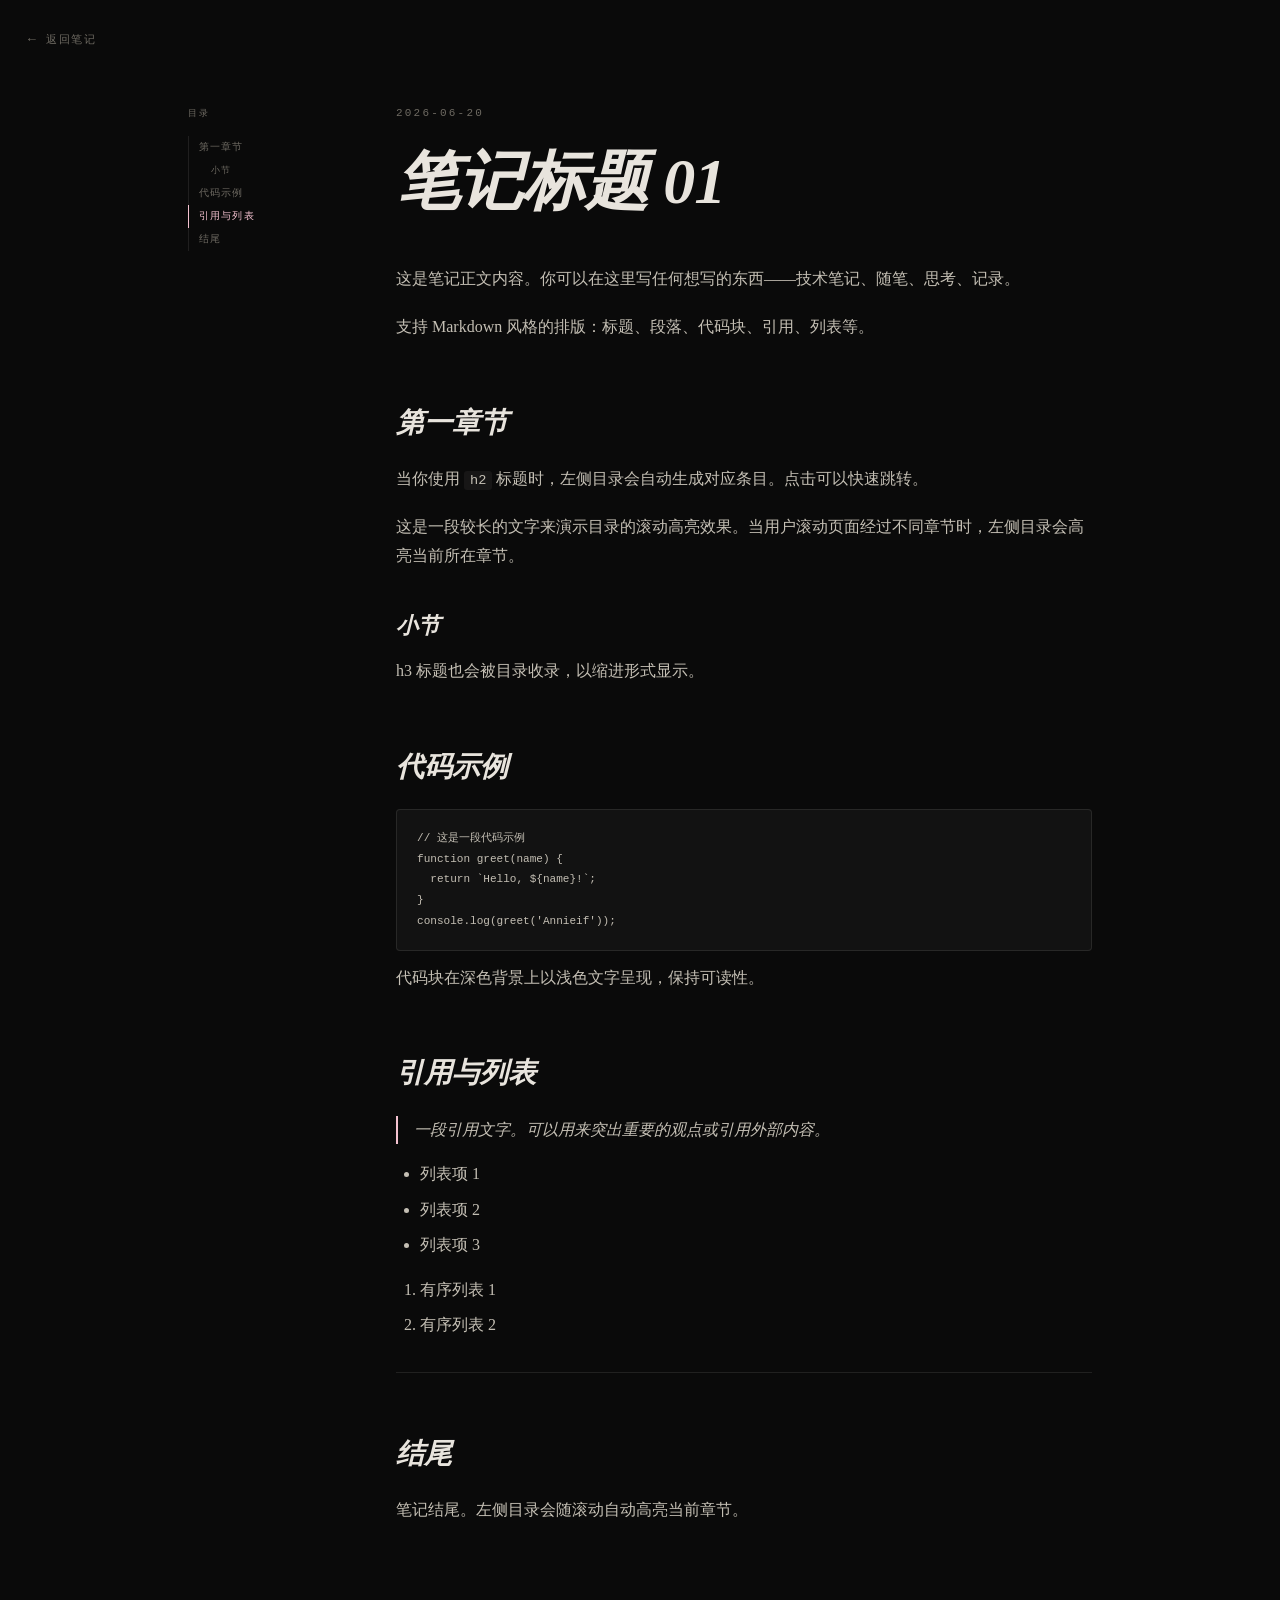
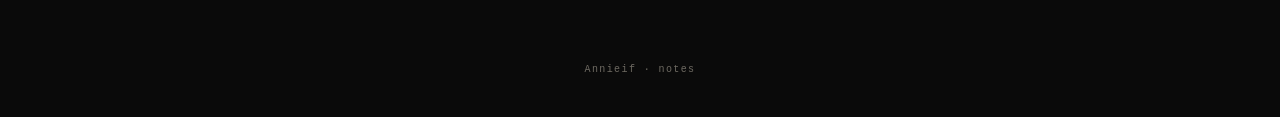
<file: notes/001.html>
<!DOCTYPE html>
<html lang="zh-CN">
<head>
<meta charset="UTF-8">
<meta name="viewport" content="width=device-width, initial-scale=1.0">
<title>笔记标题 01 — Annieif</title>
<link rel="icon" href="../icon.png">
<style>
  :root{
    --bg:#0a0a0a;--ink:#e8e4dd;--ink-dim:#c4bfb4;--ink-faint:#6e6a62;
    --accent:#f4c2d0;--line:rgba(232,228,221,.10);
    --ease:cubic-bezier(.2,.8,.2,1);
    --toc-w:160px;
  }
  *{margin:0;padding:0;box-sizing:border-box}
  html,body{background:var(--bg);color:var(--ink);-webkit-font-smoothing:antialiased}
  body{font-family:"Fraunces",serif;min-height:100svh}
  .back{
    display:inline-flex;align-items:center;gap:8px;
    font-family:"IBM Plex Mono",monospace;font-size:10.5px;letter-spacing:.18em;
    color:var(--ink-faint);text-decoration:none;text-transform:uppercase;
    padding:32px 28px 0;transition:color .3s var(--ease);
  }
  .back:hover{color:var(--accent)}
  .back::before{content:'←';font-size:13px}

  /* ---- layout with TOC sidebar ---- */
  .layout{display:flex;max-width:960px;margin:0 auto;padding:60px 28px 120px;gap:48px;align-items:flex-start}
  @media (max-width:900px){.layout{flex-direction:column;padding:40px 18px 80px;gap:32px}}

  /* ---- TOC sidebar ---- */
  .note-toc{width:var(--toc-w);flex-shrink:0;position:sticky;top:32px}
  .note-toc .toc-label{
    font-family:"IBM Plex Mono",monospace;font-size:9px;letter-spacing:.22em;
    color:var(--ink-faint);text-transform:uppercase;margin-bottom:16px;
  }
  .note-toc a{
    display:block;font-family:"IBM Plex Mono",monospace;font-size:10px;letter-spacing:.12em;
    color:var(--ink-faint);text-decoration:none;padding:5px 0 5px 10px;
    border-left:1px solid var(--line);
    transition:color .3s var(--ease),border-color .3s var(--ease),padding .3s var(--ease);
    white-space:nowrap;overflow:hidden;text-overflow:ellipsis;
  }
  .note-toc a:hover{color:var(--ink);border-color:var(--ink-faint)}
  .note-toc a.active{color:var(--accent);border-color:var(--accent);padding-left:16px}
  .note-toc a.toc-h2{padding-left:10px;font-size:9.5px}
  .note-toc a.toc-h3{padding-left:22px;font-size:9px;letter-spacing:.08em}
  @media (max-width:900px){
    .note-toc{width:auto;position:static;display:flex;flex-wrap:wrap;gap:8px;align-items:baseline}
    .note-toc .toc-label{display:none}
    .note-toc a{border-left:none;border-bottom:1px solid var(--line);padding:4px 0;margin-right:12px;white-space:normal}
    .note-toc a.active{border-bottom-color:var(--accent);padding-left:0}
  }

  /* ---- article ---- */
  article{flex:1;min-width:0}
  article .ndate{
    font-family:"IBM Plex Mono",monospace;font-size:11px;letter-spacing:.2em;
    color:var(--ink-faint);text-transform:uppercase;margin-bottom:28px;
  }
  article h1{
    font-family:"Cormorant Garamond",serif;font-style:italic;font-weight:600;
    font-size:clamp(36px,6vw,64px);line-height:1.1;letter-spacing:-.015em;
    color:var(--ink);margin-bottom:48px;
  }
  article .content{
    font-family:"Fraunces",serif;font-weight:400;font-size:16px;line-height:1.8;
    color:var(--ink-dim);
  }
  article .content p{margin-bottom:1.2em}
  article .content h2{
    font-family:"Cormorant Garamond",serif;font-style:italic;font-weight:600;
    font-size:28px;color:var(--ink);margin:2em 0 .6em;scroll-margin-top:40px;
  }
  article .content h3{
    font-family:"Cormorant Garamond",serif;font-style:italic;font-weight:600;
    font-size:22px;color:var(--ink);margin:1.6em 0 .5em;scroll-margin-top:40px;
  }
  article .content a{color:var(--accent);text-decoration:underline}
  article .content code{
    font-family:"IBM Plex Mono",monospace;font-size:.85em;
    background:rgba(232,228,221,.06);padding:2px 6px;border-radius:3px;
  }
  article .content pre{
    background:rgba(232,228,221,.04);border:1px solid var(--line);
    padding:18px 20px;border-radius:4px;overflow-x:auto;
    font-family:"IBM Plex Mono",monospace;font-size:13px;line-height:1.6;
    margin:1em 0;
  }
  article .content pre code{background:none;padding:0}
  article .content hr{border:none;border-top:1px solid var(--line);margin:2em 0}
  article .content blockquote{
    border-left:2px solid var(--accent);padding-left:16px;
    color:var(--ink-dim);font-style:italic;margin:1em 0;
  }
  article .content ul,article .content ol{padding-left:1.5em;margin:1em 0}
  article .content li{margin-bottom:.4em}
  .footer{
    text-align:center;padding:0 28px 40px;
    font-family:"IBM Plex Mono",monospace;font-size:10px;letter-spacing:.14em;
    color:var(--ink-faint);
  }
</style>
</head>
<body>

<a class="back" href="../index.html#notes">返回笔记</a>

<div class="layout">
  <nav class="note-toc" id="noteTOC">
    <div class="toc-label">目录</div>
    <!-- auto-generated by JS -->
  </nav>

  <article>
    <div class="ndate">2026-06-20</div>
    <h1>笔记标题 01</h1>
    <div class="content" id="noteContent">
      <p>这是笔记正文内容。你可以在这里写任何想写的东西——技术笔记、随笔、思考、记录。</p>
      <p>支持 Markdown 风格的排版：标题、段落、代码块、引用、列表等。</p>

      <h2 id="section-1">第一章节</h2>
      <p>当你使用 <code>h2</code> 标题时，左侧目录会自动生成对应条目。点击可以快速跳转。</p>
      <p>这是一段较长的文字来演示目录的滚动高亮效果。当用户滚动页面经过不同章节时，左侧目录会高亮当前所在章节。</p>

      <h3>小节</h3>
      <p>h3 标题也会被目录收录，以缩进形式显示。</p>

      <h2 id="section-2">代码示例</h2>
      <pre><code>// 这是一段代码示例
function greet(name) {
  return `Hello, ${name}!`;
}
console.log(greet('Annieif'));</code></pre>
      <p>代码块在深色背景上以浅色文字呈现，保持可读性。</p>

      <h2 id="section-3">引用与列表</h2>
      <blockquote>一段引用文字。可以用来突出重要的观点或引用外部内容。</blockquote>
      <ul>
        <li>列表项 1</li>
        <li>列表项 2</li>
        <li>列表项 3</li>
      </ul>
      <ol>
        <li>有序列表 1</li>
        <li>有序列表 2</li>
      </ol>

      <hr>

      <h2 id="section-4">结尾</h2>
      <p>笔记结尾。左侧目录会随滚动自动高亮当前章节。</p>
    </div>
  </article>
</div>

<div class="footer">Annieif · notes</div>

<script>
(function buildTOC(){
  const toc = document.getElementById('noteTOC');
  const content = document.getElementById('noteContent');
  if (!toc || !content) return;

  const headings = content.querySelectorAll('h2, h3');
  if (!headings.length) { toc.style.display = 'none'; return; }

  const links = [];

  headings.forEach(h => {
    if (!h.id) h.id = (h.textContent || '').trim().replace(/\s+/g, '-').replace(/[^\w\u4e00-\u9fff\-]/g, '').slice(0, 30) || 'sec-' + Math.random().toString(36).slice(2,6);

    const a = document.createElement('a');
    a.href = '#' + h.id;
    a.textContent = h.textContent.trim();
    a.className = h.tagName === 'H3' ? 'toc-h3' : 'toc-h2';
    a.addEventListener('click', e => {
      e.preventDefault();
      h.scrollIntoView({ behavior: 'smooth', block: 'start' });
    });
    toc.appendChild(a);
    links.push({ el: h, link: a });
  });

  // Scroll-spy
  const observer = new IntersectionObserver(entries => {
    entries.forEach(e => {
      const match = links.find(l => l.el === e.target);
      if (!match) return;
      if (e.isIntersecting) {
        links.forEach(l => l.link.classList.remove('active'));
        match.link.classList.add('active');
      }
    });
  }, { rootMargin: '-10% 0px -70% 0px', threshold: 0 });

  headings.forEach(h => observer.observe(h));
})();
</script>

</body>
</html>
</file>
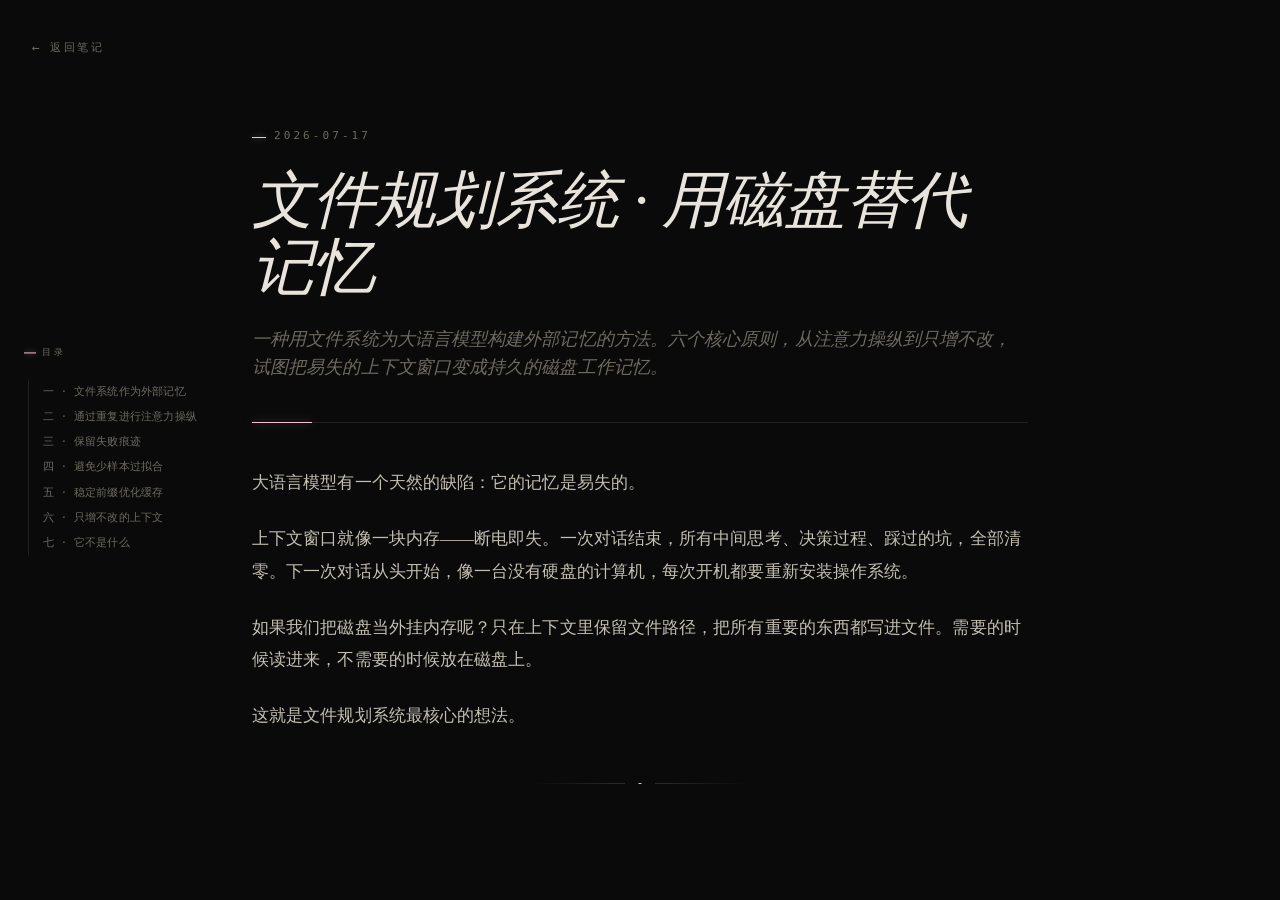
<file: notes/note.html>
<!DOCTYPE html>
<html lang="zh-CN">
<head>
<meta charset="UTF-8">
<meta name="viewport" content="width=device-width, initial-scale=1.0">
<title>笔记 — Annieif</title>
<link rel="icon" href="../icon.png">
<style>
  :root{
    --bg:#0a0a0a;--ink:#e8e4dd;--ink-dim:#c4bfb4;--ink-faint:#6e6a62;
    --accent:#f4c2d0;--accent-soft:rgba(244,194,208,.18);
    --line:rgba(232,228,221,.10);--line-strong:rgba(232,228,221,.18);
    --serif-display:"Cormorant Garamond",serif;
    --serif-body:"Fraunces",serif;
    --mono:"JetBrains Mono",monospace;
    --ease:cubic-bezier(.2,.8,.2,1);
    --measure:62ch;  /* 理想正文行宽 */
  }
  *{margin:0;padding:0;box-sizing:border-box}
  html,body{background:var(--bg);color:var(--ink);-webkit-font-smoothing:antialiased;-moz-osx-font-smoothing:grayscale}
  body{font-family:var(--serif-body);min-height:100svh;font-size:17px;line-height:1.85;color:var(--ink-dim);font-weight:390;letter-spacing:.005em}
  .back{
    display:inline-flex;align-items:center;gap:8px;
    font-family:var(--mono);font-size:11px;letter-spacing:.22em;
    color:var(--ink-faint);text-decoration:none;text-transform:uppercase;
    padding:36px 32px 0;transition:color .3s var(--ease);
  }
  .back:hover{color:var(--accent)}
  .back::before{content:'←';font-size:13px;transition:transform .3s var(--ease)}
  .back:hover::before{transform:translateX(-3px)}

  .layout{
    display:grid;
    grid-template-columns:minmax(0,1fr);
    max-width:840px;
    margin:0 auto;
    padding:56px 32px 140px;
    gap:56px;
    position:relative;
  }

  /* 左侧目录：宽屏时贴在正文左边外侧，不挤占正文行宽 */
  .note-toc{
    display:none;
    position:fixed;
    top:50%;
    transform:translateY(-50%);
    left:max(24px, calc((100vw - 840px) / 2 - 220px));
    width:200px;
    max-height:75vh;
    overflow-y:auto;
    z-index:10;
    padding:14px 0;
  }
  .note-toc.show{display:block}
  .note-toc .toc-label{
    font-family:var(--mono);font-size:9px;letter-spacing:.28em;
    color:var(--ink-faint);text-transform:uppercase;margin-bottom:18px;
    position:relative;padding-left:18px;
  }
  .note-toc .toc-label::before{
    content:'';position:absolute;left:0;top:50%;
    width:12px;height:1px;background:var(--accent);
    box-shadow:0 0 6px rgba(244,194,208,.6);
  }
  .note-toc a{
    display:block;
    font-family:var(--mono);font-size:10.5px;letter-spacing:.02em;
    color:var(--ink-faint);text-decoration:none;
    padding:5px 0 5px 14px;
    margin-left:4px;
    border-left:1px solid var(--line);
    transition:color .3s var(--ease),border-color .3s var(--ease),padding-left .3s var(--ease),background .3s var(--ease);
    line-height:1.45;
    position:relative;
  }
  .note-toc a::before{
    content:'';position:absolute;left:-3px;top:50%;
    width:5px;height:5px;border-radius:50%;background:transparent;
    transform:translateY(-50%) scale(.6);opacity:0;
    transition:all .3s var(--ease);
  }
  .note-toc a:hover{color:var(--ink);border-color:var(--ink-faint);background:rgba(232,228,221,.02)}
  .note-toc a.active{
    color:var(--accent);border-color:var(--accent);padding-left:20px;
    background:linear-gradient(90deg,rgba(244,194,208,.1),transparent);
  }
  .note-toc a.active::before{background:var(--accent);opacity:1;box-shadow:0 0 8px rgba(244,194,208,.7);transform:translateY(-50%) scale(1)}
  .note-toc a.toc-h3{font-size:9.5px;color:var(--ink-faint);padding-left:26px;opacity:.7}
  .note-toc a.toc-h3.active{color:var(--accent);opacity:1;padding-left:32px}

  article{min-width:0;max-width:100%}
  article .ndate{
    font-family:var(--mono);font-size:11px;letter-spacing:.28em;
    color:var(--ink-faint);text-transform:uppercase;margin-bottom:20px;
    position:relative;padding-left:22px;display:inline-block;
  }
  article .ndate::before{
    content:'';position:absolute;left:0;top:50%;width:14px;height:1px;
    background:var(--accent);box-shadow:0 0 6px rgba(244,194,208,.5);
  }
  article h1{
    font-family:var(--serif-display);font-style:italic;font-weight:500;
    font-size:clamp(38px,5.4vw,62px);
    line-height:1.08;letter-spacing:-.015em;
    color:var(--ink);margin:0 0 24px;
  }
  article .desc{
    font-family:var(--serif-display);font-style:italic;font-weight:400;
    color:var(--ink-faint);font-size:clamp(15px,1.6vw,18px);line-height:1.6;
    margin:0 0 44px;padding-bottom:40px;
    border-bottom:1px solid var(--line);
    position:relative;
  }
  article .desc::after{
    content:'';position:absolute;left:0;bottom:-1px;
    width:60px;height:1px;background:var(--accent);
    box-shadow:0 0 10px rgba(244,194,208,.5);
  }
  article .content{
    font-family:var(--serif-body);font-weight:400;font-size:17px;line-height:1.9;
    color:var(--ink-dim);
  }

  /* — 段落：宽松行距 + 首段不加顶距 — */
  article .content > p{margin:0 0 1.4em;hyphens:auto}
  article .content > p:first-child{margin-top:0}
  article .content > p + p{margin-top:.2em}

  /* — 二级标题：大斜体 + 上下留白，章节节奏 — */
  article .content h2{
    font-family:var(--serif-display);font-style:italic;font-weight:500;
    font-size:clamp(28px,3.2vw,40px);
    color:var(--ink);
    margin:3.2em 0 .9em;
    line-height:1.2;letter-spacing:-.01em;
    scroll-margin-top:48px;position:relative;
    padding-left:28px;
  }
  /* 章节编号小圆点 + 装饰 */
  article .content h2::before{
    content:'';position:absolute;left:0;top:calc(.5em - 3px);
    width:7px;height:7px;border-radius:50%;
    background:var(--accent);
    box-shadow:0 0 14px rgba(244,194,208,.7), 0 0 30px rgba(244,194,208,.3);
  }
  article .content h2::after{
    content:'';display:block;margin-top:12px;margin-left:-28px;
    height:1px;width:min(140px,30%);
    background:linear-gradient(90deg,rgba(244,194,208,.5),transparent);
  }
  article .content h3{
    font-family:var(--serif-display);font-style:italic;font-weight:500;
    font-size:clamp(22px,2.4vw,26px);
    color:var(--ink);
    margin:2.2em 0 .6em;line-height:1.3;
    scroll-margin-top:48px;
    padding-left:20px;position:relative;
  }
  article .content h3::before{
    content:'—';position:absolute;left:0;top:0;
    color:var(--accent);font-family:var(--serif-display);
    font-size:.9em;letter-spacing:.1em;
  }

  /* — 链接 — */
  article .content a{color:var(--accent);text-decoration:none;border-bottom:1px solid rgba(244,194,208,.35);transition:border-color .25s var(--ease),background-color .25s var(--ease);padding:0 1px}
  article .content a:hover{border-bottom-color:var(--accent);background:rgba(244,194,208,.06)}

  /* — 行内代码 — */
  article .content code{
    font-family:var(--mono);font-size:.8em;letter-spacing:.02em;
    background:rgba(232,228,221,.04);
    padding:2px 7px;border-radius:4px;
    color:#e8e4dd;border:1px solid var(--line);
    display:inline-block;
  }
  /* — 代码块 — */
  article .content pre{
    background:linear-gradient(180deg,rgba(232,228,221,.04),rgba(232,228,221,.02));
    border:1px solid var(--line);
    border-left:2px solid rgba(244,194,208,.25);
    padding:22px 26px;border-radius:8px;overflow-x:auto;
    font-family:var(--mono);font-size:13px;line-height:1.75;margin:1.6em 0;
    box-shadow:0 4px 24px rgba(0,0,0,.3), inset 0 1px 0 rgba(232,228,221,.04);
  }
  article .content pre code{background:none;border:none;padding:0;display:block}

  /* — 水平线 — */
  article .content hr{
    border:none;margin:3em auto;
    height:1px;background:linear-gradient(90deg,transparent,var(--line-strong),transparent);
    max-width:220px;position:relative;
  }
  article .content hr::before{
    content:'·';position:absolute;left:50%;top:50%;
    transform:translate(-50%,-50%);
    color:var(--accent);font-size:24px;
    background:var(--bg);padding:0 12px;
    text-shadow:0 0 8px rgba(244,194,208,.6);
  }

  /* — 表格：斑马纹 + 精致边框 — */
  article .content table{
    width:100%;border-collapse:separate;border-spacing:0;
    margin:2em 0;font-size:15.5px;
    font-family:var(--serif-body);
    background:linear-gradient(180deg,rgba(232,228,221,.03),rgba(232,228,221,.015));
    border:1px solid var(--line);
    border-radius:10px;overflow:hidden;
    box-shadow:0 6px 32px rgba(0,0,0,.35), inset 0 1px 0 rgba(232,228,221,.04);
  }
  article .content table thead{
    background:linear-gradient(180deg,rgba(244,194,208,.14),rgba(244,194,208,.06));
    position:relative;
  }
  article .content table thead::after{
    content:'';position:absolute;left:0;right:0;bottom:0;height:1px;
    background:linear-gradient(90deg,transparent,rgba(244,194,208,.5),transparent);
  }
  article .content table th{
    text-align:left;padding:16px 22px;
    font-family:var(--serif-display);font-style:italic;font-weight:500;
    color:var(--accent);font-size:17px;letter-spacing:.01em;
    border-bottom:1px solid var(--line);
  }
  article .content table td{
    padding:13px 22px;
    border-bottom:1px solid var(--line);
    color:var(--ink-dim);line-height:1.75;
  }
  article .content table tbody tr:last-child td{border-bottom:none}
  article .content table tbody tr:nth-child(even){background:rgba(232,228,221,.025)}
  article .content table tbody tr{transition:background .25s var(--ease)}
  article .content table tbody tr:hover{background:rgba(244,194,208,.07)}
  /* 第一列强调 */
  article .content table td:first-child,
  article .content table th:first-child{
    color:var(--ink);font-family:var(--serif-display);font-weight:500;
  }
  article .content table th:first-child{color:var(--ink);padding-left:24px}

  /* — 引用块 — */
  article .content blockquote{
    border-left:2px solid var(--accent);
    padding:.3em 0 .3em 22px;
    margin:1.6em 0;
    color:var(--ink-dim);font-style:italic;font-family:var(--serif-display);font-size:1.05em;
    background:linear-gradient(90deg,rgba(244,194,208,.12),transparent 70%);
    border-radius:0 6px 6px 0;
    line-height:1.8;
    position:relative;
    box-shadow:0 2px 8px rgba(0,0,0,.1);
  }
  article .content blockquote::before{
    content:'"';position:absolute;left:-2px;top:-10px;
    font-family:var(--serif-display);font-size:54px;font-style:italic;
    color:var(--accent);opacity:.3;
    line-height:1;
  }
  article .content blockquote p{margin:.5em 0;position:relative;z-index:1}

  /* — 高亮标记 ==text== — 浅粉色斜体 + 光晕 — */
  article .content mark,
  article .content p mark,
  article .content li mark{
    background:rgba(244,194,208,.14);
    color:#f4c2d0 !important;
    font-style:italic;
    font-weight:400;
    padding:1px 6px;margin:0 1px;
    border-radius:4px;
    box-shadow:0 0 0 1px rgba(244,194,208,.22), 0 0 14px rgba(244,194,208,.18);
    display:inline-block;
  }

  /* — 列表 — */
  article .content ul,article .content ol{padding-left:1.5em;margin:1em 0 1.5em;position:relative}
  article .content li{margin-bottom:.55em;line-height:1.75}
  article .content ul li{
    list-style:none;position:relative;padding-left:2px;
  }
  article .content ul li::before{
    content:'◆';position:absolute;left:-1.3em;top:0;
    color:var(--accent);font-size:11px;
    text-shadow:0 0 6px rgba(244,194,208,.5);
    line-height:2.2;
  }
  article .content ol{
    counter-reset:li-counter;list-style:none;
  }
  article .content ol li{
    counter-increment:li-counter;position:relative;padding-left:4px;
  }
  article .content ol li::before{
    content:counter(li-counter,upper-roman);
    position:absolute;left:-2.2em;top:0;
    font-family:var(--serif-display);font-style:italic;font-weight:500;
    color:var(--accent);font-size:.95em;
    text-shadow:0 0 6px rgba(244,194,208,.4);
    line-height:1.9;
  }

  /* — 强调与斜体 — 统一浅粉色重点 */
  article .content strong,
  article .content p strong,
  article .content li strong{color:#f4c2d0 !important;font-weight:500;font-style:italic;letter-spacing:.005em}
  article .content em,
  article .content p em,
  article .content li em{font-style:italic;color:#f4c2d0 !important;letter-spacing:.005em}

  /* — 链接 — 下划线渐变，无蓝色，优雅的hover */
  article .content a{
    color:var(--ink);
    text-decoration:none;
    border-bottom:1px solid rgba(244,194,208,.35);
    padding-bottom:1px;
    transition:all .3s var(--ease);
    background:linear-gradient(180deg, transparent 60%, rgba(244,194,208,.18) 60%);
    background-size:0 100%;
    background-repeat:no-repeat;
    background-position:left bottom;
  }
  article .content a:hover{
    color:#f4c2d0;
    border-bottom-color:rgba(244,194,208,.8);
    background-size:100% 100%;
    text-shadow:0 0 10px rgba(244,194,208,.3);
  }
  /* 外部链接右侧加图标 hint */
  article .content a[target="_blank"]::after{
    content:'↗';
    font-size:.8em;
    margin-left:3px;
    opacity:.5;
    transition:opacity .25s var(--ease);
    font-style:normal;
  }
  article .content a[target="_blank"]:hover::after{
    opacity:1;
  }

  /* — 入场动画：逐段淡入 — */
  .content > *{opacity:0;transform:translateY(12px);animation:fadeInUp .8s var(--ease) forwards}
  .content > h2{animation-delay:.15s}
  .content > h3{animation-delay:.2s}
  .content > p{animation-delay:.25s}
  .content > ul,.content > ol{animation-delay:.25s}
  .content > table{animation-delay:.3s}
  .content > blockquote{animation-delay:.3s}
  .content > pre{animation-delay:.3s}
  .content > hr{animation-delay:.35s}

  @keyframes fadeInUp{
    to{opacity:1;transform:translateY(0)}
  }

  /* h1 动画 */
  article h1{opacity:0;transform:translateY(14px);animation:fadeInUp 1s var(--ease) .05s forwards}
  article .desc{opacity:0;transform:translateY(10px);animation:fadeInUp .9s var(--ease) .25s forwards}
  article .ndate{opacity:0;transform:translateY(6px);animation:fadeInUp .7s var(--ease) forwards}

  /* — 响应式 — */
  @media(max-width:900px){
    body{font-size:16px;line-height:1.8}
    .layout{padding:40px 20px 100px;gap:32px}
    .note-toc{
      position:static;transform:none;width:auto;display:none;
      flex-wrap:wrap;gap:10px 16px;padding:0 0 16px;
      border-bottom:1px solid var(--line);margin-bottom:8px;
    }
    .note-toc.show{display:flex}
    .note-toc .toc-label{display:none}
    .note-toc a{
      border-left:none;border-bottom:1px solid transparent;
      padding:3px 0;margin:0;white-space:normal;
    }
    .note-toc a.active{padding-left:0}
    article .content h2{font-size:26px}
    article .content h3{font-size:20px}
    article .content pre{font-size:12.5px;padding:16px 18px}
  }

  .not-found{text-align:center;padding:120px 28px;color:var(--ink-faint);font-family:var(--mono);font-size:12px;letter-spacing:.15em;text-transform:uppercase}
  .not-found em{color:var(--accent);font-style:normal}
  .footer{text-align:center;padding:0 28px 40px;font-family:var(--mono);font-size:10px;letter-spacing:.2em;color:var(--ink-faint);text-transform:uppercase}


</style>
</head>
<body>

<a class="back" href="../index.html#notes">返回笔记</a>

<div class="layout">
  <nav class="note-toc" id="noteTOC">
    <div class="toc-label">目录</div>
  </nav>
  <article id="noteArticle">
    <div class="not-found">加载中…</div>
  </article>


</div>

<div class="footer">Annieif · notes</div>

<script src="core.js"></script>
<script>
(function renderNote() {
  const params = new URLSearchParams(location.search);
  let slug = params.get('slug');

  if (!slug) {
    const hash = location.hash.replace('#', '');
    if (hash) {
      try {
        fetch('_index.json')
          .then(function (r) { return r.ok ? r.json() : []; })
          .then(function (list) {
            const found = list.find(function (n) {
              return n.title && (n.title.indexOf(hash) !== -1)
                || n.slug && (n.slug.indexOf(hash) !== -1);
            });
            if (found) {
              location.search = '?slug=' + found.slug;
            } else if (list.length) {
              location.search = '?slug=' + list[0].slug;
            }
          })
          .catch(function () {
            renderNotFound('无法加载笔记索引');
          });
        return;
      } catch (e) {}
    }
    fetch('_index.json')
      .then(function (r) { return r.ok ? r.json() : []; })
      .then(function (list) {
        if (!list.length) { renderNotFound('没有找到笔记'); return; }
        location.search = '?slug=' + list[0].slug;
      })
      .catch(function () { renderNotFound('无法加载笔记索引'); });
    return;
  }

  fetch(slug + '.json')
    .then(function (response) {
      if (!response.ok) throw new Error('http ' + response.status);
      return response.json();
    })
    .then(function (note) {
      var article = document.getElementById('noteArticle');
      if (!article) return;

      document.title = note.title + ' — Annieif';

      var frag = document.createDocumentFragment();

      var ndate = document.createElement('div');
      ndate.className = 'ndate';
      ndate.textContent = note.date;
      frag.appendChild(ndate);

      var h1 = document.createElement('h1');
      h1.textContent = note.title;
      frag.appendChild(h1);

      if (note.desc) {
        var descEl = document.createElement('div');
        descEl.className = 'desc';
        descEl.textContent = note.desc;
        frag.appendChild(descEl);
      }

      var content = document.createElement('div');
      content.className = 'content';
      var parser = (window.NoteCore && window.NoteCore.parseNoteContent)
        ? window.NoteCore.parseNoteContent
        : function fallback(t) { return '<p>' + String(t).replace(/</g, '&lt;') + '</p>'; };
      content.innerHTML = parser(note.content || '');
      frag.appendChild(content);

      article.innerHTML = '';
      article.appendChild(frag);

      var toc = document.getElementById('noteTOC');
      if (toc) {
        var headings = article.querySelectorAll('h2, h3');
        if (headings.length > 2) {
          toc.classList.add('show');
          var tocHTML = '<div class="toc-label">目录</div>';
          headings.forEach(function (h, i) {
            var id = 'sec-' + i;
            h.id = id;
            tocHTML += '<a href="#' + id + '" class="'
              + (h.tagName === 'H3' ? 'toc-h3' : '') + '">'
              + h.textContent + '</a>';
          });
          toc.innerHTML = tocHTML;

          var links = toc.querySelectorAll('a');
          if ('IntersectionObserver' in window) {
            var activeClass = 'active';
            var observer = new IntersectionObserver(function (entries) {
              entries.forEach(function (entry) {
                var id = entry.target.id;
                var link = toc.querySelector('a[href="#' + id + '"]');
                if (!link) return;
                if (entry.isIntersecting) {
                  links.forEach(function (l) { l.classList.remove(activeClass); });
                  link.classList.add(activeClass);
                }
              });
            }, { rootMargin: '-30% 0px -60% 0px', threshold: 0 });
            headings.forEach(function (h) { observer.observe(h); });
          }
        }
      }
    })
    .catch(function (err) {
      renderNotFound('没有找到笔记 <em>#' + slug + '</em>');
    });

  function renderNotFound(msg) {
    var article = document.getElementById('noteArticle');
    if (!article) return;
    article.innerHTML = '<div class="not-found">' + msg + '</div>';
  }
})();
</script>
</body>
</html>
</file>
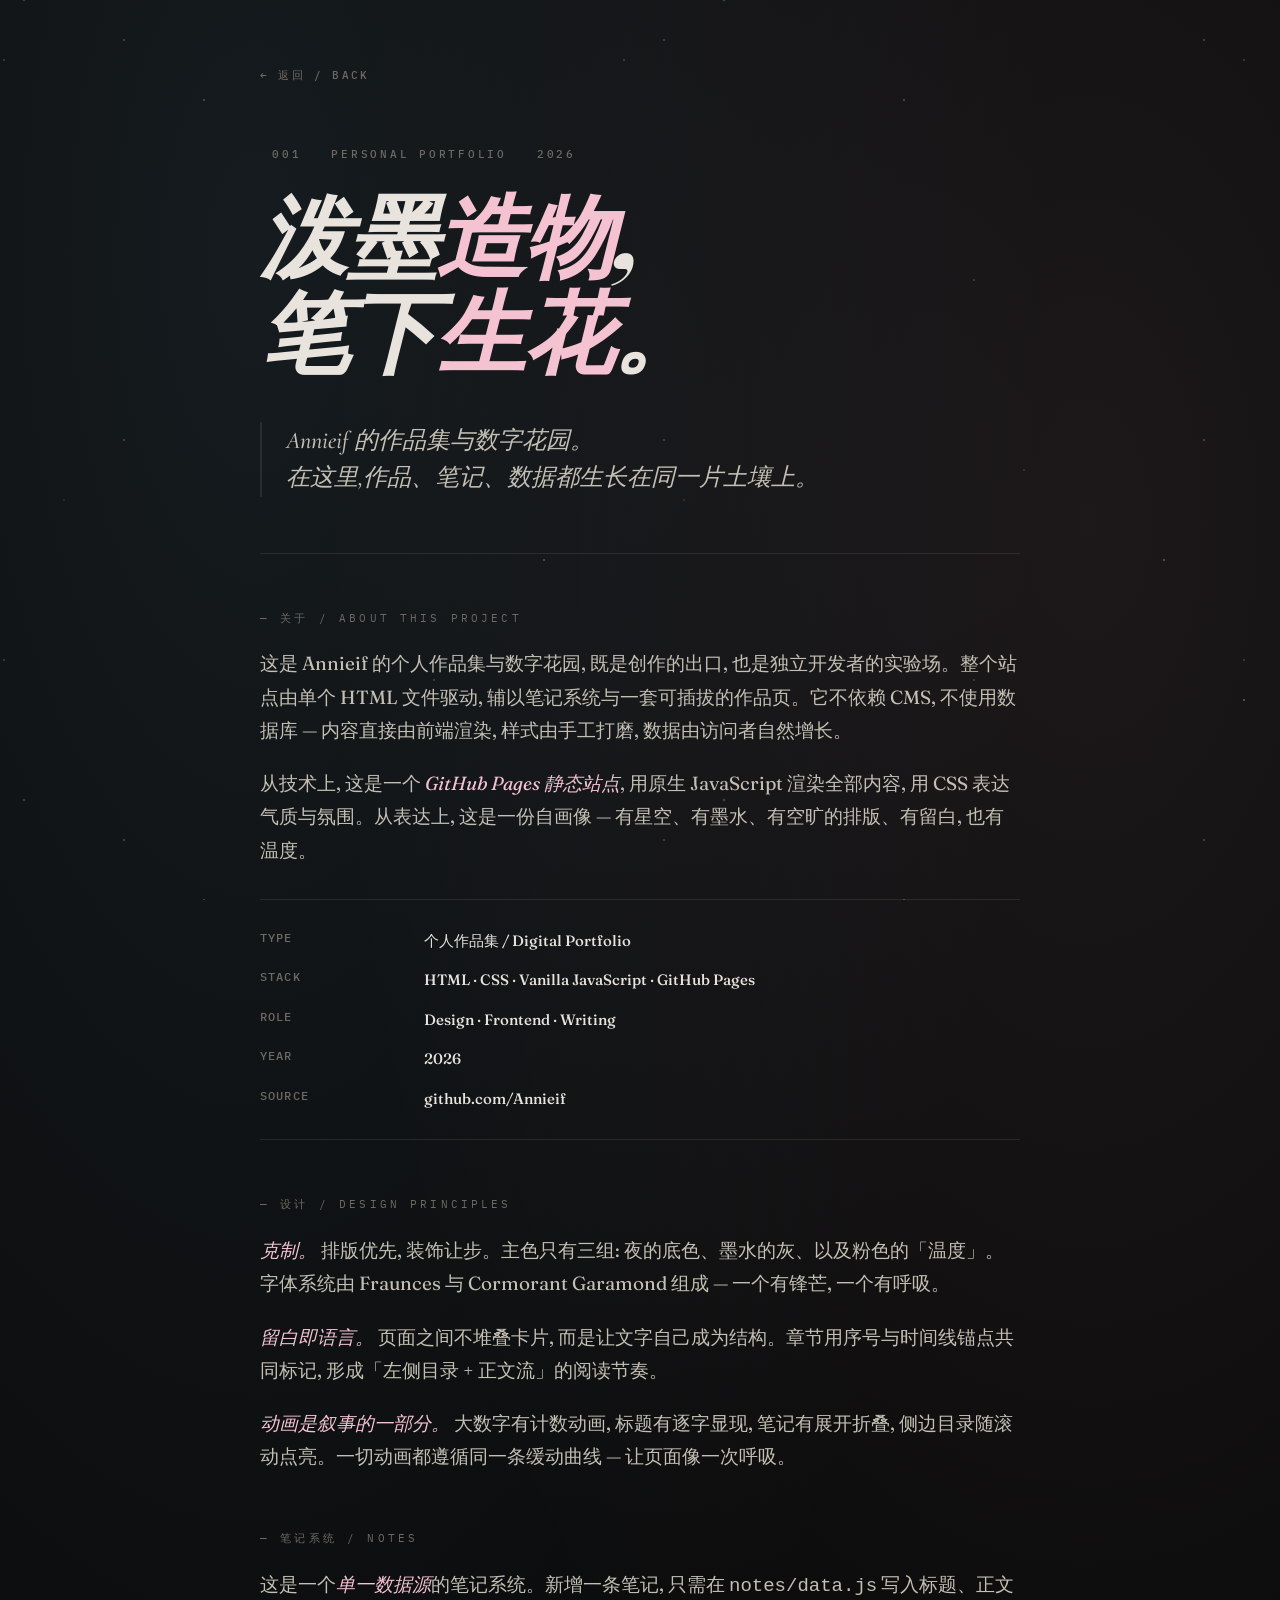
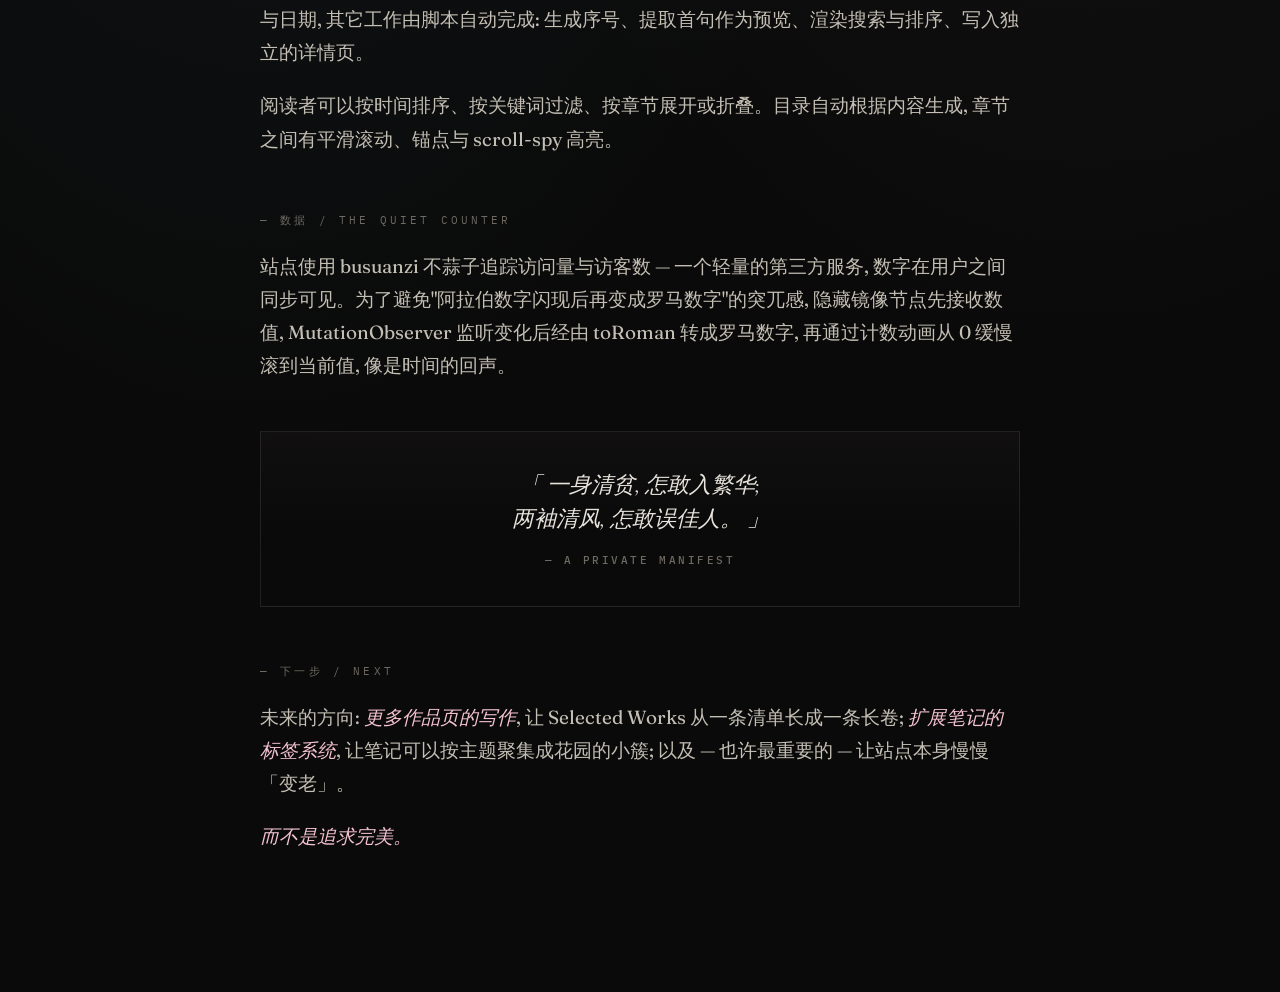
<file: works/001.html>
<!DOCTYPE html>
<html lang="zh-CN">
<head>
  <meta charset="UTF-8">
  <meta name="viewport" content="width=device-width, initial-scale=1">
  <title>001 · Annieif Portfolio</title>
  <link rel="icon" href="../icon.png">
  <link rel="preconnect" href="https://fonts.googleapis.com">
  <link rel="preconnect" href="https://fonts.gstatic.com" crossorigin>
  <link href="https://fonts.googleapis.com/css2?family=Cormorant+Garamond:ital,wght@0,400;0,500;0,600;0,700;1,400;1,500;1,600;1,700&family=Fraunces:ital,opsz,wght@0,9..144,300..900;1,9..144,300..900&family=IBM+Plex+Mono:wght@300;400;500&display=swap" rel="stylesheet">
  <style>
    :root{
      --bg:#0a0a0a;
      --ink:#e8e4dd;
      --ink-dim:#c4bfb4;
      --ink-faint:#6e6a62;
      --accent:#f4c2d0;
      --link:#7ab4d8;
      --line:rgba(232,228,221,.10);
    }
    html,body{background:var(--bg);color:var(--ink);margin:0;-webkit-font-smoothing:antialiased;-moz-osx-font-smoothing:grayscale}
    body{
      font-family:"Fraunces",serif;font-weight:500;font-size:16px;line-height:1.7;
      position:relative;overflow-x:hidden;
      background:
        radial-gradient(ellipse at 20% 10%, rgba(122,180,216,.10), transparent 55%),
        radial-gradient(ellipse at 85% 20%, rgba(244,194,208,.08), transparent 50%),
        #0a0a0a;
    }
    /* starfield */
    .stars{position:fixed;inset:0;z-index:0;pointer-events:none;overflow:hidden}
    .stars .layer{position:absolute;inset:-20%}
    .stars .s1{
      background-image:
        radial-gradient(1px 1px at 20px 30px, #fff, transparent 60%),
        radial-gradient(1px 1px at 80px 120px, #fff, transparent 60%),
        radial-gradient(1.5px 1.5px at 150px 60px, #e0dcd4, transparent 60%),
        radial-gradient(1px 1px at 220px 180px, #fff, transparent 60%),
        radial-gradient(1px 1px at 300px 40px, #8fb9d6, transparent 60%),
        radial-gradient(1.5px 1.5px at 380px 220px, #fff, transparent 60%);
      background-size:540px 400px;opacity:.85
    }
    .stars .s2{
      background-image:
        radial-gradient(1.5px 1.5px at 40px 50px, #fff, transparent 60%),
        radial-gradient(2px 2px at 180px 140px, #fff, transparent 60%),
        radial-gradient(1.5px 1.5px at 320px 80px, #f4c2d0, transparent 60%),
        radial-gradient(2px 2px at 260px 240px, #8fb9d6, transparent 60%);
      background-size:620px 600px;opacity:.55
    }
    .stars .s3{
      background-image:
        radial-gradient(2.5px 2.5px at 100px 80px, #fff, transparent 60%),
        radial-gradient(3px 3px at 280px 180px, #8fb9d6, transparent 60%),
        radial-gradient(2.5px 2.5px at 460px 280px, #f4c2d0, transparent 60%);
      background-size:700px 800px;opacity:.45
    }

    .page{position:relative;z-index:1;padding:60px 28px 120px;max-width:760px;margin:0 auto}
    .back{
      font-family:"IBM Plex Mono",monospace;font-size:11px;letter-spacing:.2em;
      color:var(--ink-faint);text-decoration:none;text-transform:uppercase;
      display:inline-block;margin-bottom:60px;transition:color .3s ease
    }
    .back:hover{color:var(--accent)}

    .meta{
      font-family:"IBM Plex Mono",monospace;font-size:11px;letter-spacing:.25em;
      color:var(--ink-faint);text-transform:uppercase;margin-bottom:28px;
      display:flex;gap:18px;flex-wrap:wrap
    }
    .meta span{display:inline-flex;align-items:center;gap:8px}
    .meta span::before{content:"";width:4px;height:4px;border-radius:50%;background:var(--line-strong);display:inline-block}

    h1.title{
      font-family:"Fraunces",serif;font-weight:900;font-style:italic;
      font-size:clamp(44px,7vw,96px);line-height:1.02;letter-spacing:-.02em;
      margin:0 0 40px;color:var(--ink);
    }
    h1.title em{color:#f4c2d0;font-style:italic;font-family:"Cormorant Garamond",serif;font-weight:700}

    .lede{
      font-family:"Cormorant Garamond",serif;font-style:italic;font-weight:500;
      font-size:clamp(18px,2vw,24px);line-height:1.55;color:var(--ink-dim);
      margin-bottom:56px;border-left:2px solid var(--line);padding-left:24px
    }

    .divider{height:1px;background:var(--line);margin:40px 0}

    h2.sec-title{
      font-family:"IBM Plex Mono",monospace;font-size:10.5px;letter-spacing:.3em;
      color:var(--ink-faint);text-transform:uppercase;margin:56px 0 20px;font-weight:400
    }
    h2.sec-title::before{content:"— "}

    p.body{
      font-family:"Fraunces",serif;font-weight:400;
      font-size:clamp(16px,1.7vw,19px);line-height:1.75;
      color:var(--ink-dim);margin:0 0 20px;
      font-feature-settings:"onum","lnum"
    }
    p.body em{font-style:italic;color:#f4c2d0;font-weight:400}

    .kv{
      display:grid;grid-template-columns:140px 1fr;gap:14px 24px;
      font-family:"IBM Plex Mono",monospace;font-size:11.5px;letter-spacing:.1em;
      border-top:1px solid var(--line);border-bottom:1px solid var(--line);
      padding:28px 0;margin:32px 0 48px
    }
    .kv .k{color:var(--ink-faint);text-transform:uppercase}
    .kv .v{color:var(--ink);font-family:"Fraunces",serif;font-size:15px;letter-spacing:0}

    .quote-card{
      border:1px solid var(--line);padding:36px 32px;
      background:linear-gradient(180deg, rgba(244,194,208,.03), transparent 70%);
      margin:48px 0;text-align:center
    }
    .quote-card .q-text{
      font-family:"Cormorant Garamond",serif;font-style:italic;font-weight:500;
      font-size:clamp(18px,2vw,22px);line-height:1.55;color:var(--ink);
      margin:0 0 16px
    }
    .quote-card .q-src{
      font-family:"IBM Plex Mono",monospace;font-size:10.5px;letter-spacing:.24em;
      color:var(--ink-faint);text-transform:uppercase
    }

    /* subtle reveal on scroll */
    .reveal{opacity:0;transform:translateY(12px);transition:opacity .9s ease,transform .9s cubic-bezier(.2,.8,.2,1)}
    .reveal.in{opacity:1;transform:none}
  </style>
</head>
<body>
  <div class="stars" aria-hidden="true">
    <div class="layer s1"></div>
    <div class="layer s2"></div>
    <div class="layer s3"></div>
  </div>
  <main class="page">
    <a class="back" href="../index.html">← 返回 / Back</a>
    <div class="meta reveal"><span>001</span><span>Personal Portfolio</span><span>2026</span></div>
    <h1 class="title reveal">泼墨<em>造物</em>,<br>笔下<em>生花</em>。</h1>

    <p class="lede reveal">Annieif 的作品集与数字花园。<br>在这里,作品、笔记、数据都生长在同一片土壤上。</p>

    <div class="divider reveal"></div>

    <h2 class="sec-title reveal">关于 / About this project</h2>
    <p class="body reveal">这是 Annieif 的个人作品集与数字花园, 既是创作的出口, 也是独立开发者的实验场。整个站点由单个 HTML 文件驱动, 辅以笔记系统与一套可插拔的作品页。它不依赖 CMS, 不使用数据库 — 内容直接由前端渲染, 样式由手工打磨, 数据由访问者自然增长。</p>
    <p class="body reveal">从技术上, 这是一个<em> GitHub Pages 静态站点</em>, 用原生 JavaScript 渲染全部内容, 用 CSS 表达气质与氛围。从表达上, 这是一份自画像 — 有星空、有墨水、有空旷的排版、有留白, 也有温度。</p>

    <div class="kv reveal">
      <div class="k">Type</div><div class="v">个人作品集 / Digital Portfolio</div>
      <div class="k">Stack</div><div class="v">HTML · CSS · Vanilla JavaScript · GitHub Pages</div>
      <div class="k">Role</div><div class="v">Design · Frontend · Writing</div>
      <div class="k">Year</div><div class="v">2026</div>
      <div class="k">Source</div><div class="v">github.com/Annieif</div>
    </div>

    <h2 class="sec-title reveal">设计 / Design principles</h2>
    <p class="body reveal"><em>克制。</em> 排版优先, 装饰让步。主色只有三组: 夜的底色、墨水的灰、以及粉色的「温度」。字体系统由 Fraunces 与 Cormorant Garamond 组成 — 一个有锋芒, 一个有呼吸。</p>
    <p class="body reveal"><em>留白即语言。</em> 页面之间不堆叠卡片, 而是让文字自己成为结构。章节用序号与时间线锚点共同标记, 形成「左侧目录 + 正文流」的阅读节奏。</p>
    <p class="body reveal"><em>动画是叙事的一部分。</em> 大数字有计数动画, 标题有逐字显现, 笔记有展开折叠, 侧边目录随滚动点亮。一切动画都遵循同一条缓动曲线 — 让页面像一次呼吸。</p>

    <h2 class="sec-title reveal">笔记系统 / Notes</h2>
    <p class="body reveal">这是一个<em>单一数据源</em>的笔记系统。新增一条笔记, 只需在 <code>notes/data.js</code> 写入标题、正文与日期, 其它工作由脚本自动完成: 生成序号、提取首句作为预览、渲染搜索与排序、写入独立的详情页。</p>
    <p class="body reveal">阅读者可以按时间排序、按关键词过滤、按章节展开或折叠。目录自动根据内容生成, 章节之间有平滑滚动、锚点与 scroll-spy 高亮。</p>

    <h2 class="sec-title reveal">数据 / The quiet counter</h2>
    <p class="body reveal">站点使用 busuanzi 不蒜子追踪访问量与访客数 — 一个轻量的第三方服务, 数字在用户之间同步可见。为了避免"阿拉伯数字闪现后再变成罗马数字"的突兀感, 隐藏镜像节点先接收数值, MutationObserver 监听变化后经由 toRoman 转成罗马数字, 再通过计数动画从 0 缓慢滚到当前值, 像是时间的回声。</p>

    <div class="quote-card reveal">
      <div class="q-text">「 一身清贫, 怎敢入繁华;<br>两袖清风, 怎敢误佳人。 」</div>
      <div class="q-src">— a private manifest</div>
    </div>

    <h2 class="sec-title reveal">下一步 / Next</h2>
    <p class="body reveal">未来的方向: <em>更多作品页的写作</em>, 让 Selected Works 从一条清单长成一条长卷; <em>扩展笔记的标签系统</em>, 让笔记可以按主题聚集成花园的小簇; 以及 — 也许最重要的 — 让站点本身慢慢「变老」。</p>
    <p class="body reveal"><em>而不是追求完美。</em></p>
  </main>
  <script>
    // simple scroll reveal
    const els = document.querySelectorAll('.reveal');
    const io = new IntersectionObserver((entries) => {
      entries.forEach(e => { if (e.isIntersecting) { e.target.classList.add('in'); io.unobserve(e.target); } });
    }, { rootMargin: '0px 0px -10% 0px', threshold: 0.02 });
    els.forEach(el => io.observe(el));
  </script>
</body>
</html>
</file>
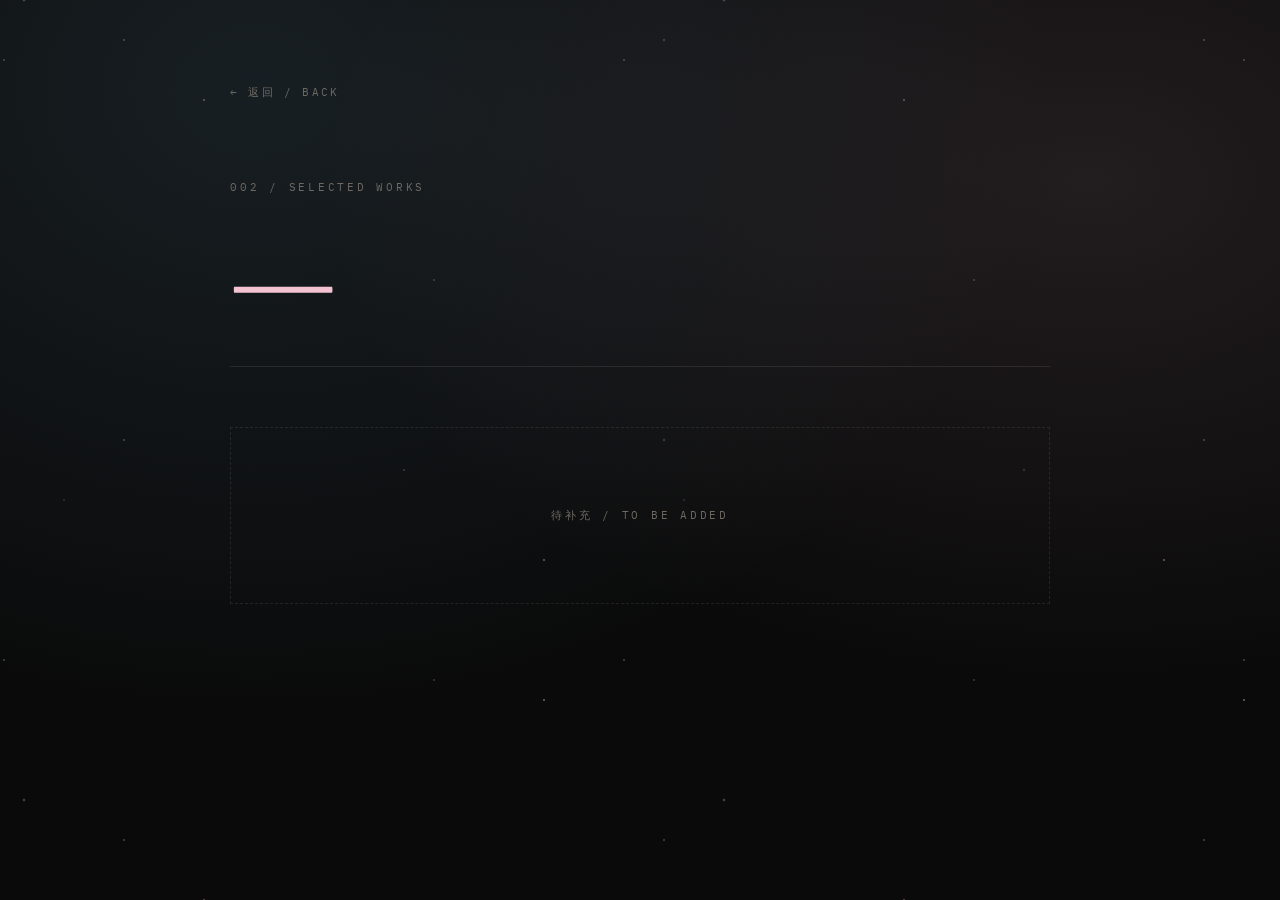
<file: works/002.html>
<!DOCTYPE html>
<html lang="zh-CN">
<head>
  <meta charset="UTF-8">
  <title>002 · Annieif</title>
  <meta name="viewport" content="width=device-width, initial-scale=1">
  <link rel="preconnect" href="https://fonts.googleapis.com">
  <link rel="preconnect" href="https://fonts.gstatic.com" crossorigin>
  <link href="https://fonts.googleapis.com/css2?family=Cormorant+Garamond:ital,wght@0,400;0,500;0,600;0,700;1,400;1,500;1,600;1,700&family=Fraunces:ital,opsz,wght@0,9..144,300..900;1,9..144,300..900&family=IBM+Plex+Mono:wght@300;400;500&display=swap" rel="stylesheet">
  <style>
    :root{
      --bg:#0a0a0a;
      --ink:#e8e4dd;
      --ink-dim:#c4bfb4;
      --ink-faint:#6e6a62;
      --accent:#f4c2d0;
      --link:#7ab4d8;
      --line:rgba(232,228,221,.10);
    }
    html,body{background:var(--bg);color:var(--ink);margin:0}
    body{
      font-family:"Fraunces",serif;
      font-weight:400;
      min-height:100vh;
      position:relative;
      background:
        radial-gradient(ellipse at 20% 10%, rgba(122,180,216,.12), transparent 55%),
        radial-gradient(ellipse at 85% 20%, rgba(244,194,208,.10), transparent 50%),
        #0a0a0a;
    }
    .stars{position:fixed;inset:0;z-index:0;pointer-events:none;overflow:hidden}
    .stars .layer{position:absolute;inset:-20%}
    .stars .s1{
      background-image:
        radial-gradient(1px 1px at 20px 30px, #fff, transparent 60%),
        radial-gradient(1px 1px at 80px 120px, #fff, transparent 60%),
        radial-gradient(1.5px 1.5px at 150px 60px, #e0dcd4, transparent 60%),
        radial-gradient(1px 1px at 220px 180px, #fff, transparent 60%),
        radial-gradient(1px 1px at 300px 40px, #8fb9d6, transparent 60%),
        radial-gradient(1.5px 1.5px at 380px 220px, #fff, transparent 60%);
      background-size:540px 400px;opacity:.85}
    .stars .s2{
      background-image:
        radial-gradient(1.5px 1.5px at 40px 50px, #fff, transparent 60%),
        radial-gradient(2px 2px at 180px 140px, #fff, transparent 60%),
        radial-gradient(1.5px 1.5px at 320px 80px, #f4c2d0, transparent 60%),
        radial-gradient(2px 2px at 260px 240px, #8fb9d6, transparent 60%);
      background-size:620px 600px;opacity:.65}
    .stars .s3{
      background-image:
        radial-gradient(2.5px 2.5px at 100px 80px, #fff, transparent 60%),
        radial-gradient(3px 3px at 280px 180px, #8fb9d6, transparent 60%),
        radial-gradient(2.5px 2.5px at 460px 280px, #f4c2d0, transparent 60%);
      background-size:700px 800px;opacity:.55}

    .page{position:relative;z-index:1;padding:80px 28px 120px;max-width:820px;margin:0 auto}
    .back{
      font-family:"IBM Plex Mono",monospace;font-size:11px;letter-spacing:.2em;
      color:var(--ink-faint);text-decoration:none;text-transform:uppercase;
      display:inline-block;margin-bottom:80px}
    .back:hover{color:var(--accent)}
    .title{
      font-family:"Cormorant Garamond",serif;font-style:italic;font-weight:700;
      font-size:clamp(56px,10vw,160px);line-height:1;color:var(--accent);
      letter-spacing:-.01em;margin:0 0 28px
    }
    .divider{height:1px;background:var(--line);margin:0 0 60px}
    .slot{
      font-family:"IBM Plex Mono",monospace;font-size:11px;letter-spacing:.25em;
      text-transform:uppercase;color:var(--ink-faint);
      border:1px dashed var(--line);padding:80px 40px;text-align:center}
    .num{
      font-family:"IBM Plex Mono",monospace;font-size:11px;letter-spacing:.25em;
      color:var(--ink-faint);margin-bottom:16px;display:block;text-transform:uppercase
    }
  </style>
</head>
<body>
  <div class="stars" aria-hidden="true">
    <div class="layer s1"></div>
    <div class="layer s2"></div>
    <div class="layer s3"></div>
  </div>
  <main class="page">
    <a class="back" href="../index.html">← 返回 / Back</a>
    <span class="num">002 / selected works</span>
    <h1 class="title">—</h1>
    <div class="divider"></div>
    <div class="slot">待补充 / to be added</div>
  </main>
</body>
</html>
</file>
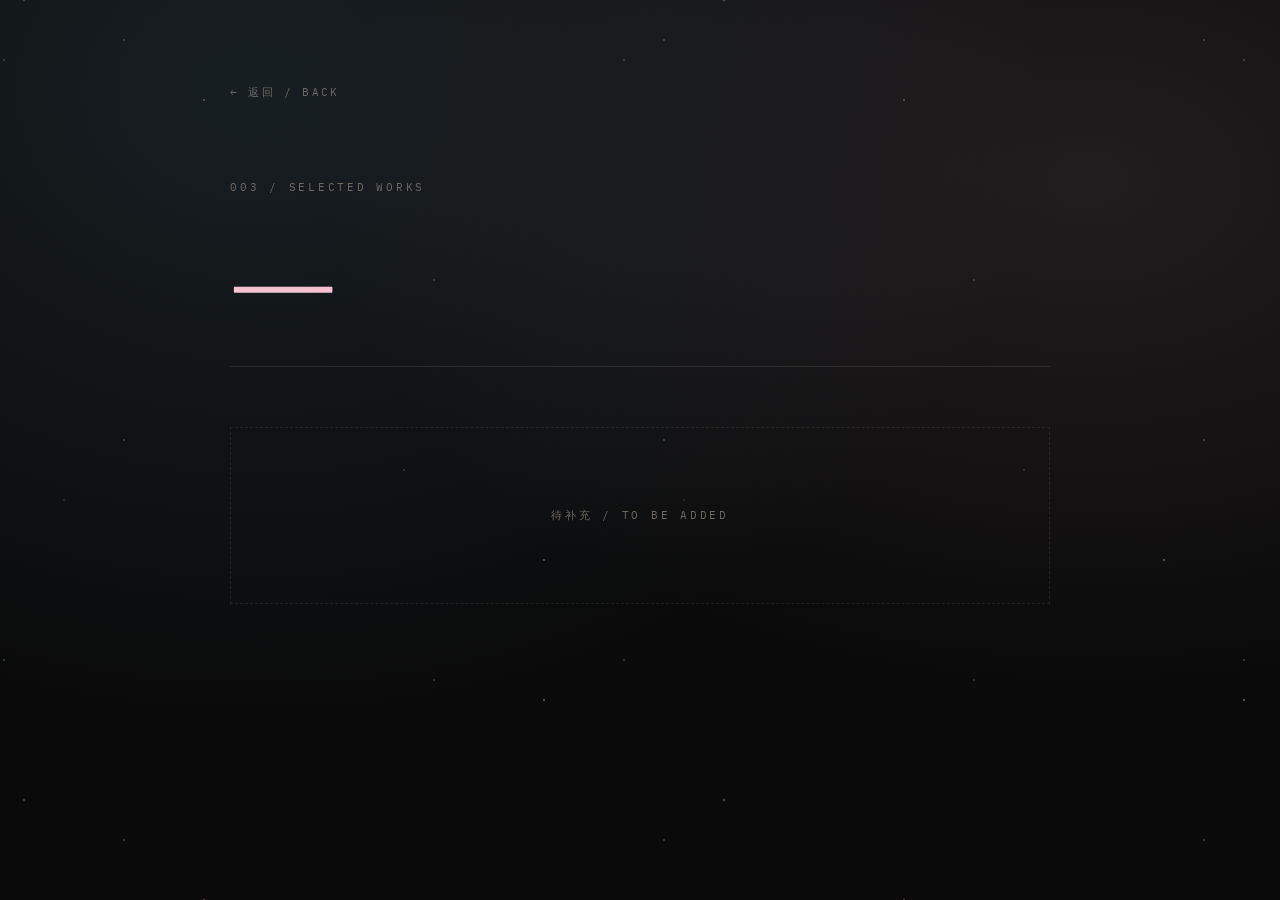
<file: works/003.html>
<!DOCTYPE html>
<html lang="zh-CN">
<head>
  <meta charset="UTF-8">
  <title>003 · Annieif</title>
  <meta name="viewport" content="width=device-width, initial-scale=1">
  <link rel="preconnect" href="https://fonts.googleapis.com">
  <link rel="preconnect" href="https://fonts.gstatic.com" crossorigin>
  <link href="https://fonts.googleapis.com/css2?family=Cormorant+Garamond:ital,wght@0,400;0,500;0,600;0,700;1,400;1,500;1,600;1,700&family=Fraunces:ital,opsz,wght@0,9..144,300..900;1,9..144,300..900&family=IBM+Plex+Mono:wght@300;400;500&display=swap" rel="stylesheet">
  <style>
    :root{
      --bg:#0a0a0a;
      --ink:#e8e4dd;
      --ink-dim:#c4bfb4;
      --ink-faint:#6e6a62;
      --accent:#f4c2d0;
      --link:#7ab4d8;
      --line:rgba(232,228,221,.10);
    }
    html,body{background:var(--bg);color:var(--ink);margin:0}
    body{
      font-family:"Fraunces",serif;
      font-weight:400;
      min-height:100vh;
      position:relative;
      background:
        radial-gradient(ellipse at 20% 10%, rgba(122,180,216,.12), transparent 55%),
        radial-gradient(ellipse at 85% 20%, rgba(244,194,208,.10), transparent 50%),
        #0a0a0a;
    }
    .stars{position:fixed;inset:0;z-index:0;pointer-events:none;overflow:hidden}
    .stars .layer{position:absolute;inset:-20%}
    .stars .s1{
      background-image:
        radial-gradient(1px 1px at 20px 30px, #fff, transparent 60%),
        radial-gradient(1px 1px at 80px 120px, #fff, transparent 60%),
        radial-gradient(1.5px 1.5px at 150px 60px, #e0dcd4, transparent 60%),
        radial-gradient(1px 1px at 220px 180px, #fff, transparent 60%),
        radial-gradient(1px 1px at 300px 40px, #8fb9d6, transparent 60%),
        radial-gradient(1.5px 1.5px at 380px 220px, #fff, transparent 60%);
      background-size:540px 400px;opacity:.85}
    .stars .s2{
      background-image:
        radial-gradient(1.5px 1.5px at 40px 50px, #fff, transparent 60%),
        radial-gradient(2px 2px at 180px 140px, #fff, transparent 60%),
        radial-gradient(1.5px 1.5px at 320px 80px, #f4c2d0, transparent 60%),
        radial-gradient(2px 2px at 260px 240px, #8fb9d6, transparent 60%);
      background-size:620px 600px;opacity:.65}
    .stars .s3{
      background-image:
        radial-gradient(2.5px 2.5px at 100px 80px, #fff, transparent 60%),
        radial-gradient(3px 3px at 280px 180px, #8fb9d6, transparent 60%),
        radial-gradient(2.5px 2.5px at 460px 280px, #f4c2d0, transparent 60%);
      background-size:700px 800px;opacity:.55}

    .page{position:relative;z-index:1;padding:80px 28px 120px;max-width:820px;margin:0 auto}
    .back{
      font-family:"IBM Plex Mono",monospace;font-size:11px;letter-spacing:.2em;
      color:var(--ink-faint);text-decoration:none;text-transform:uppercase;
      display:inline-block;margin-bottom:80px}
    .back:hover{color:var(--accent)}
    .title{
      font-family:"Cormorant Garamond",serif;font-style:italic;font-weight:700;
      font-size:clamp(56px,10vw,160px);line-height:1;color:var(--accent);
      letter-spacing:-.01em;margin:0 0 28px
    }
    .divider{height:1px;background:var(--line);margin:0 0 60px}
    .slot{
      font-family:"IBM Plex Mono",monospace;font-size:11px;letter-spacing:.25em;
      text-transform:uppercase;color:var(--ink-faint);
      border:1px dashed var(--line);padding:80px 40px;text-align:center}
    .num{
      font-family:"IBM Plex Mono",monospace;font-size:11px;letter-spacing:.25em;
      color:var(--ink-faint);margin-bottom:16px;display:block;text-transform:uppercase
    }
  </style>
</head>
<body>
  <div class="stars" aria-hidden="true">
    <div class="layer s1"></div>
    <div class="layer s2"></div>
    <div class="layer s3"></div>
  </div>
  <main class="page">
    <a class="back" href="../index.html">← 返回 / Back</a>
    <span class="num">003 / selected works</span>
    <h1 class="title">—</h1>
    <div class="divider"></div>
    <div class="slot">待补充 / to be added</div>
  </main>
</body>
</html>
</file>
